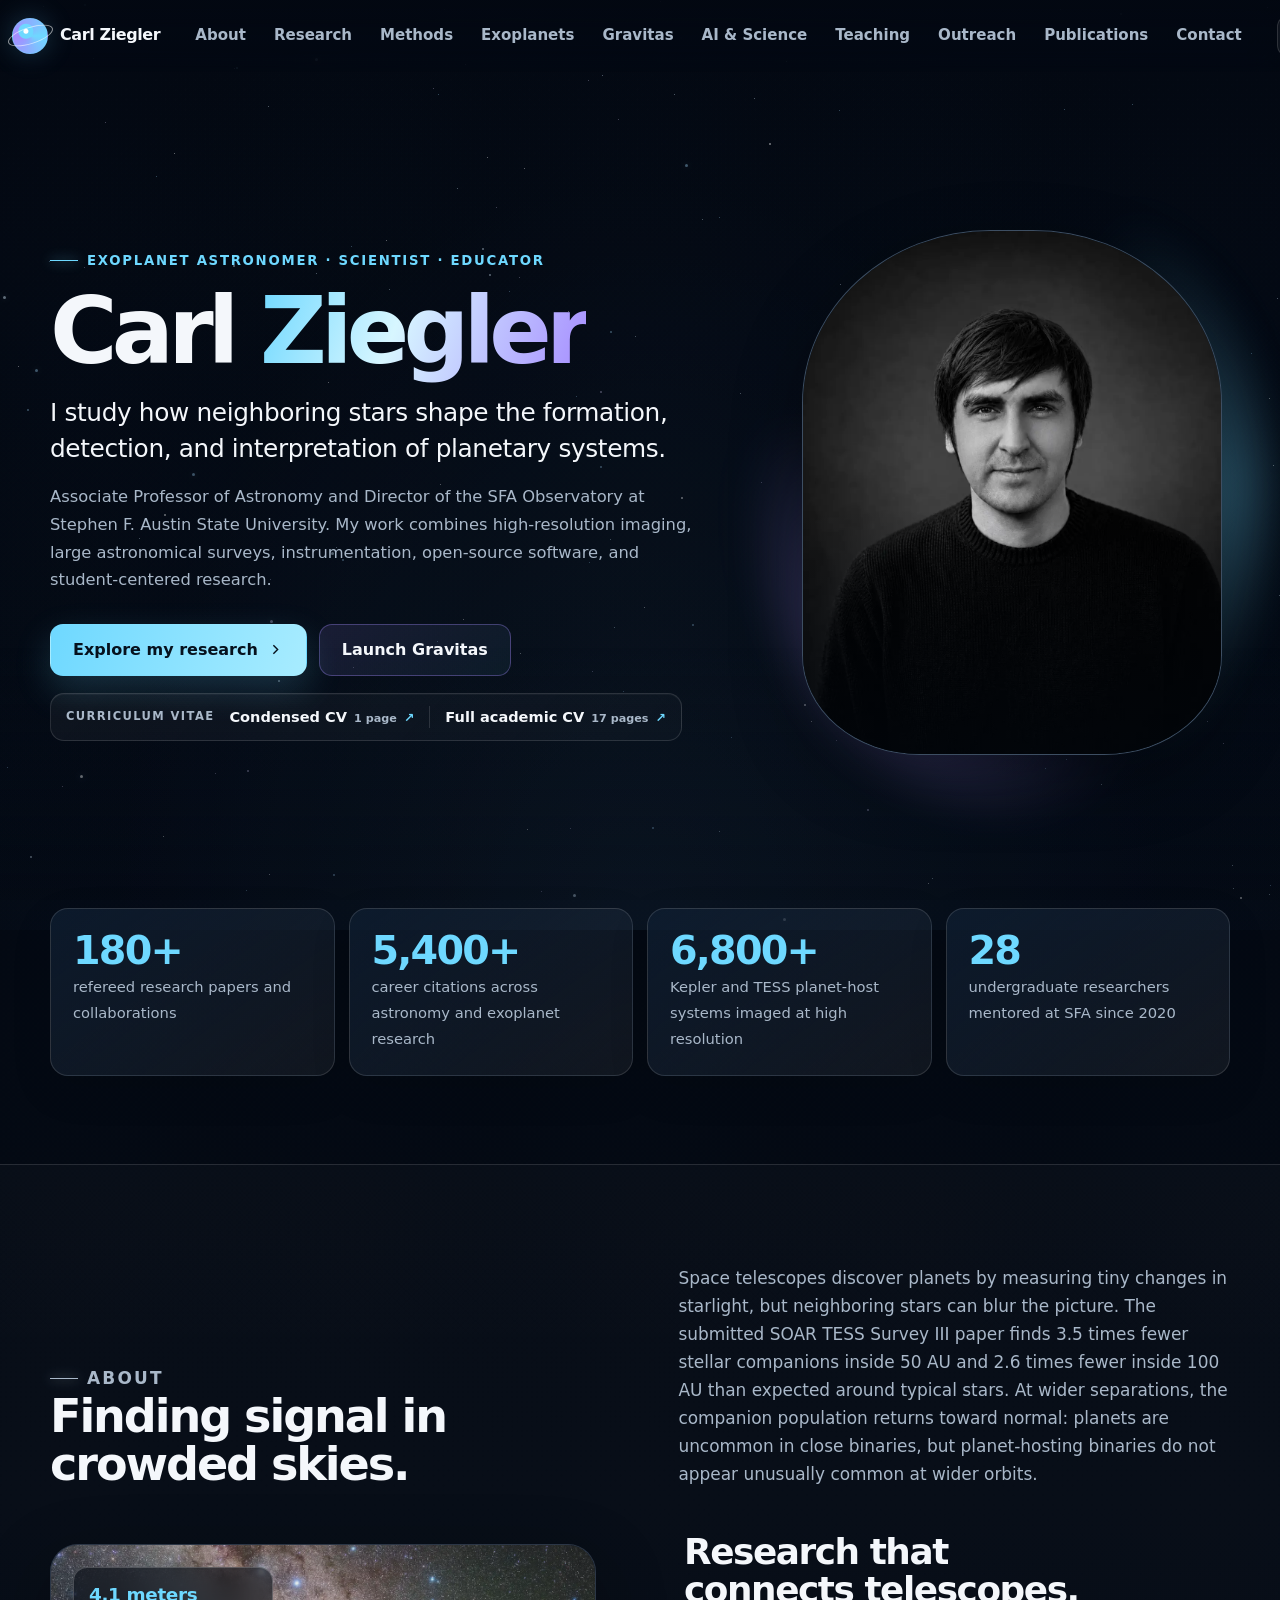
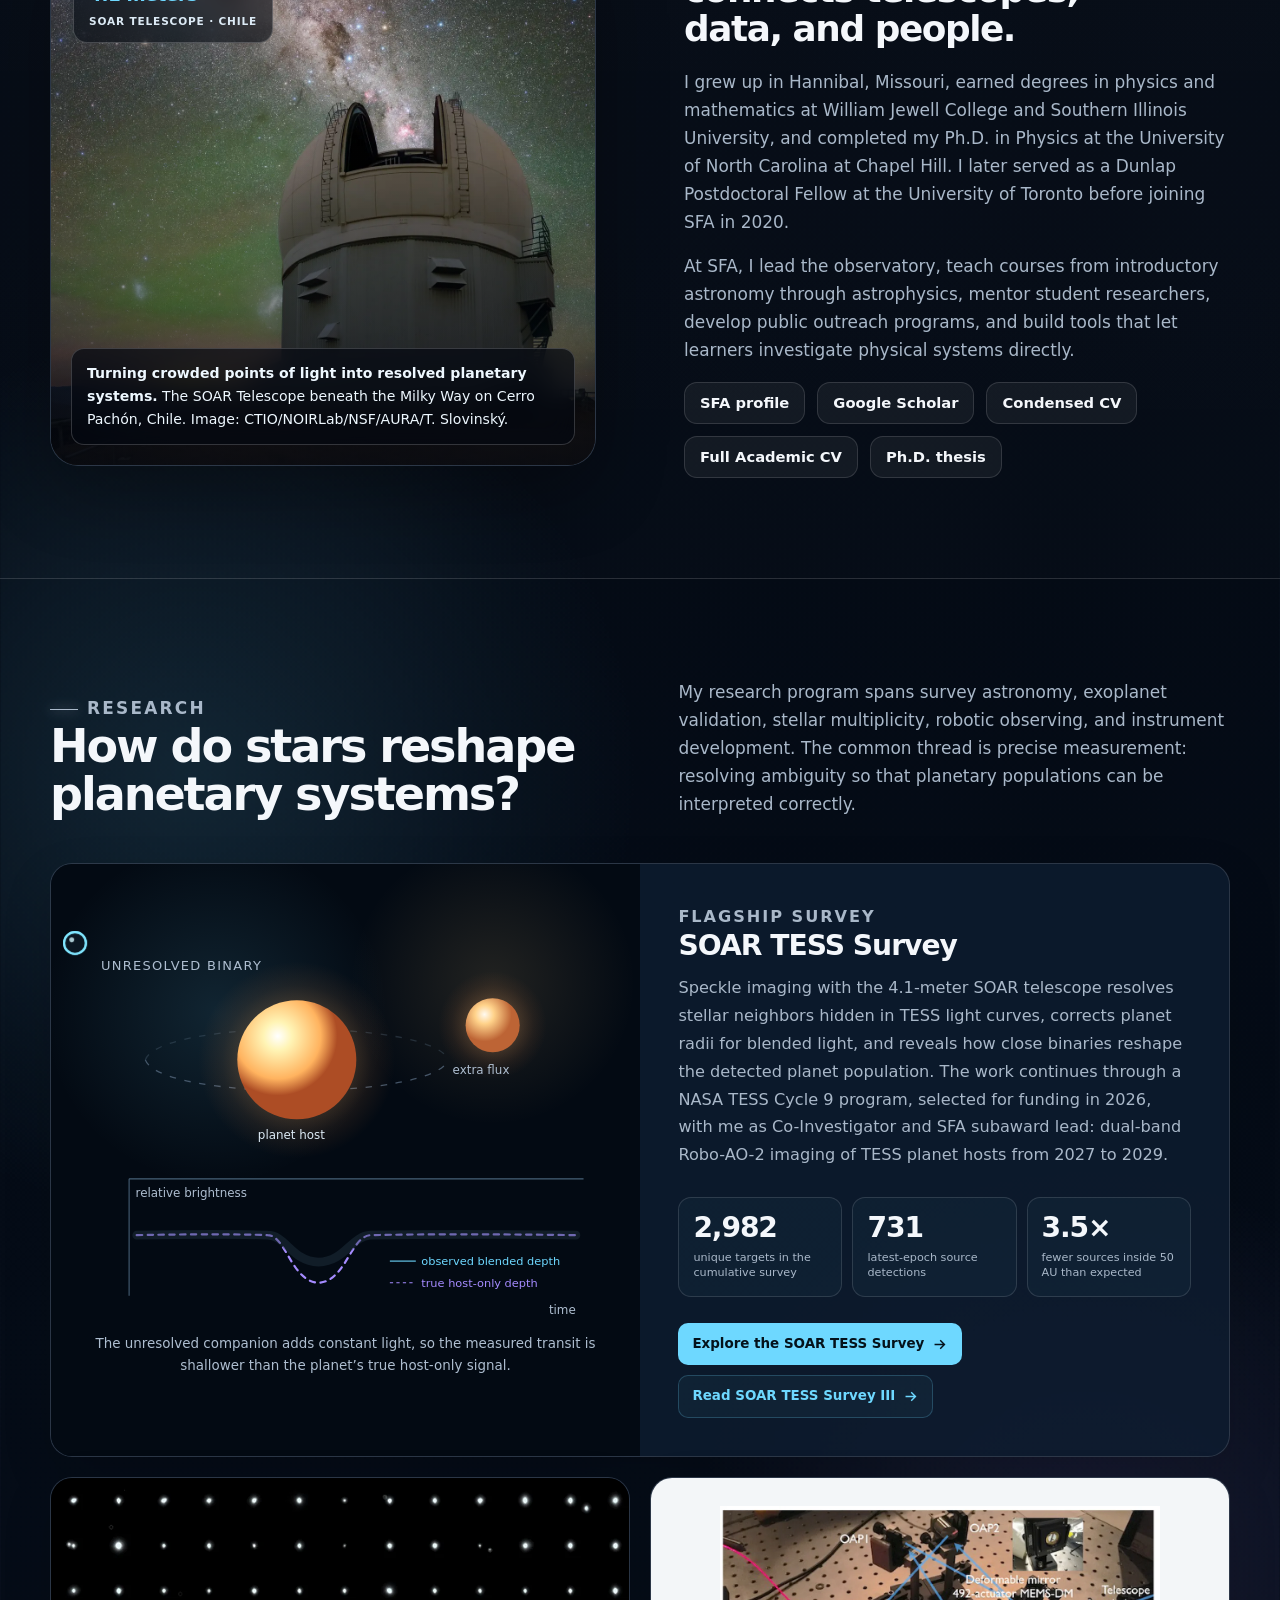
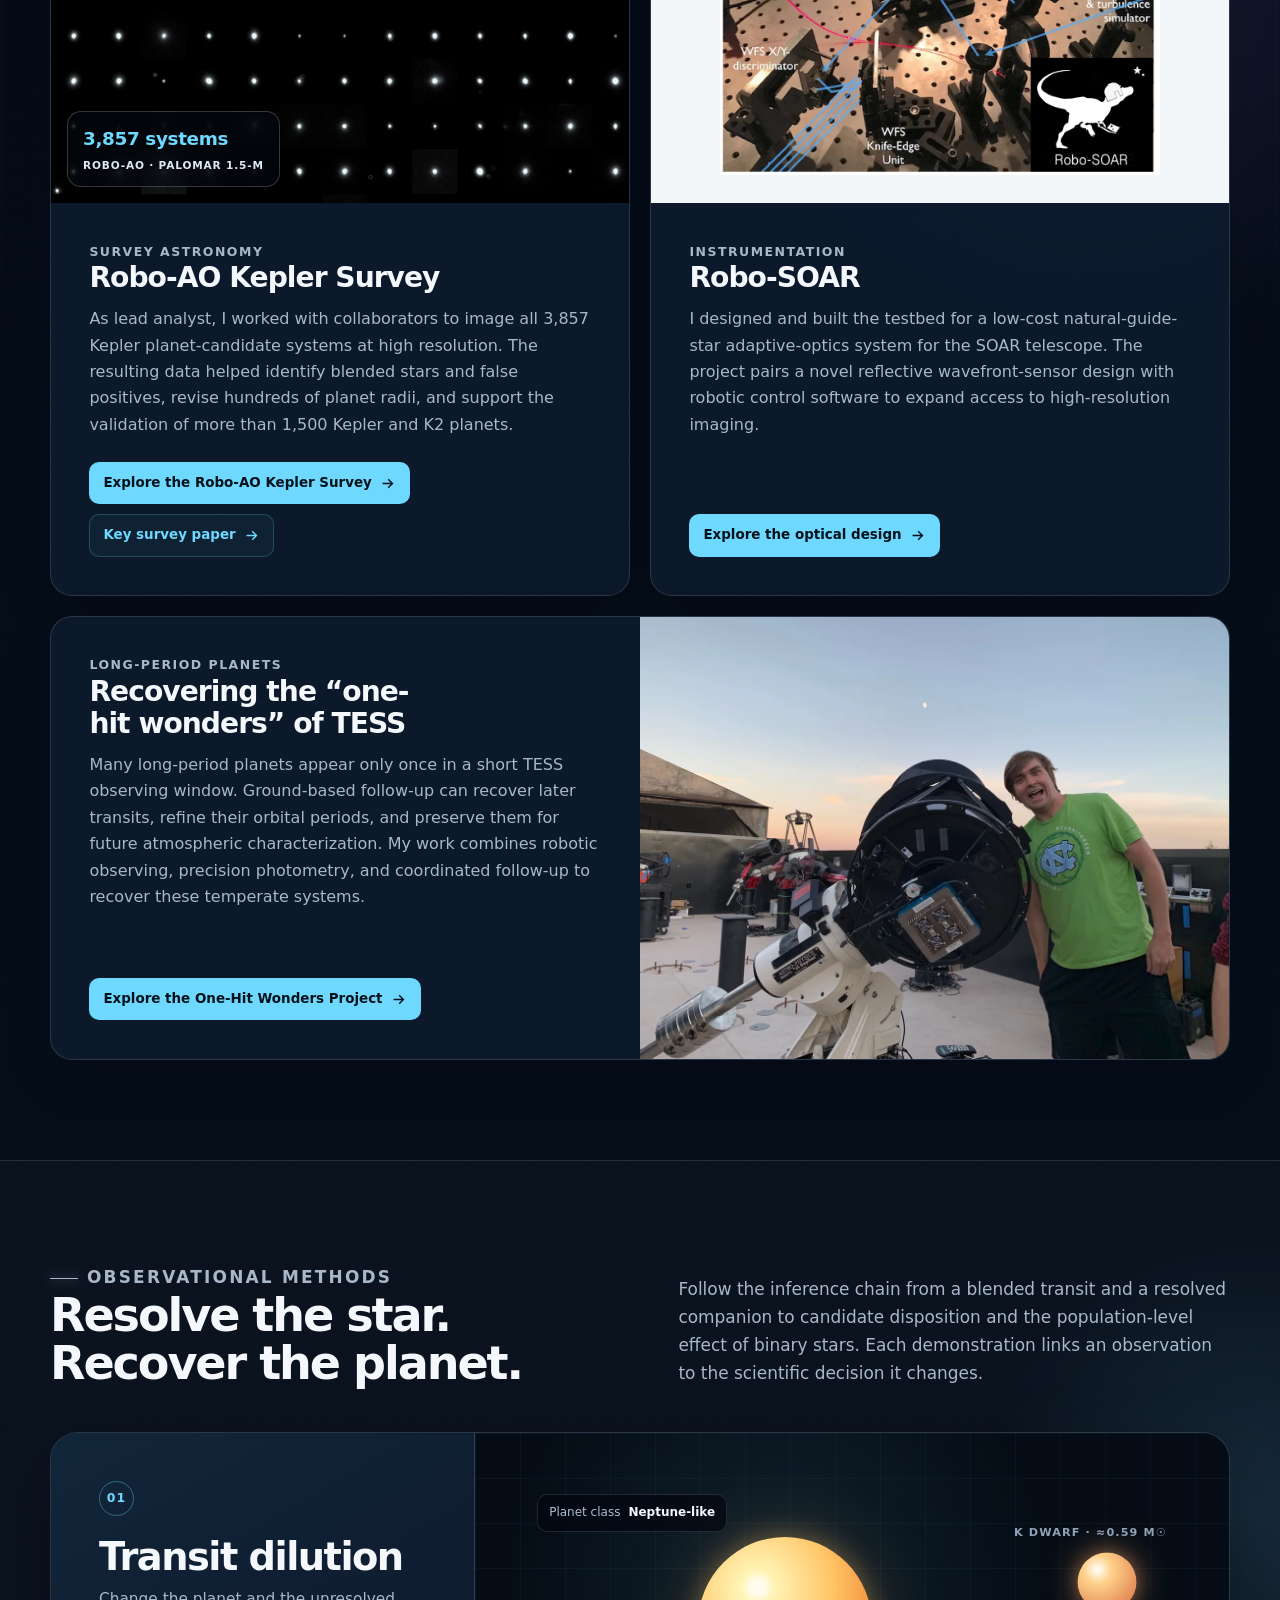
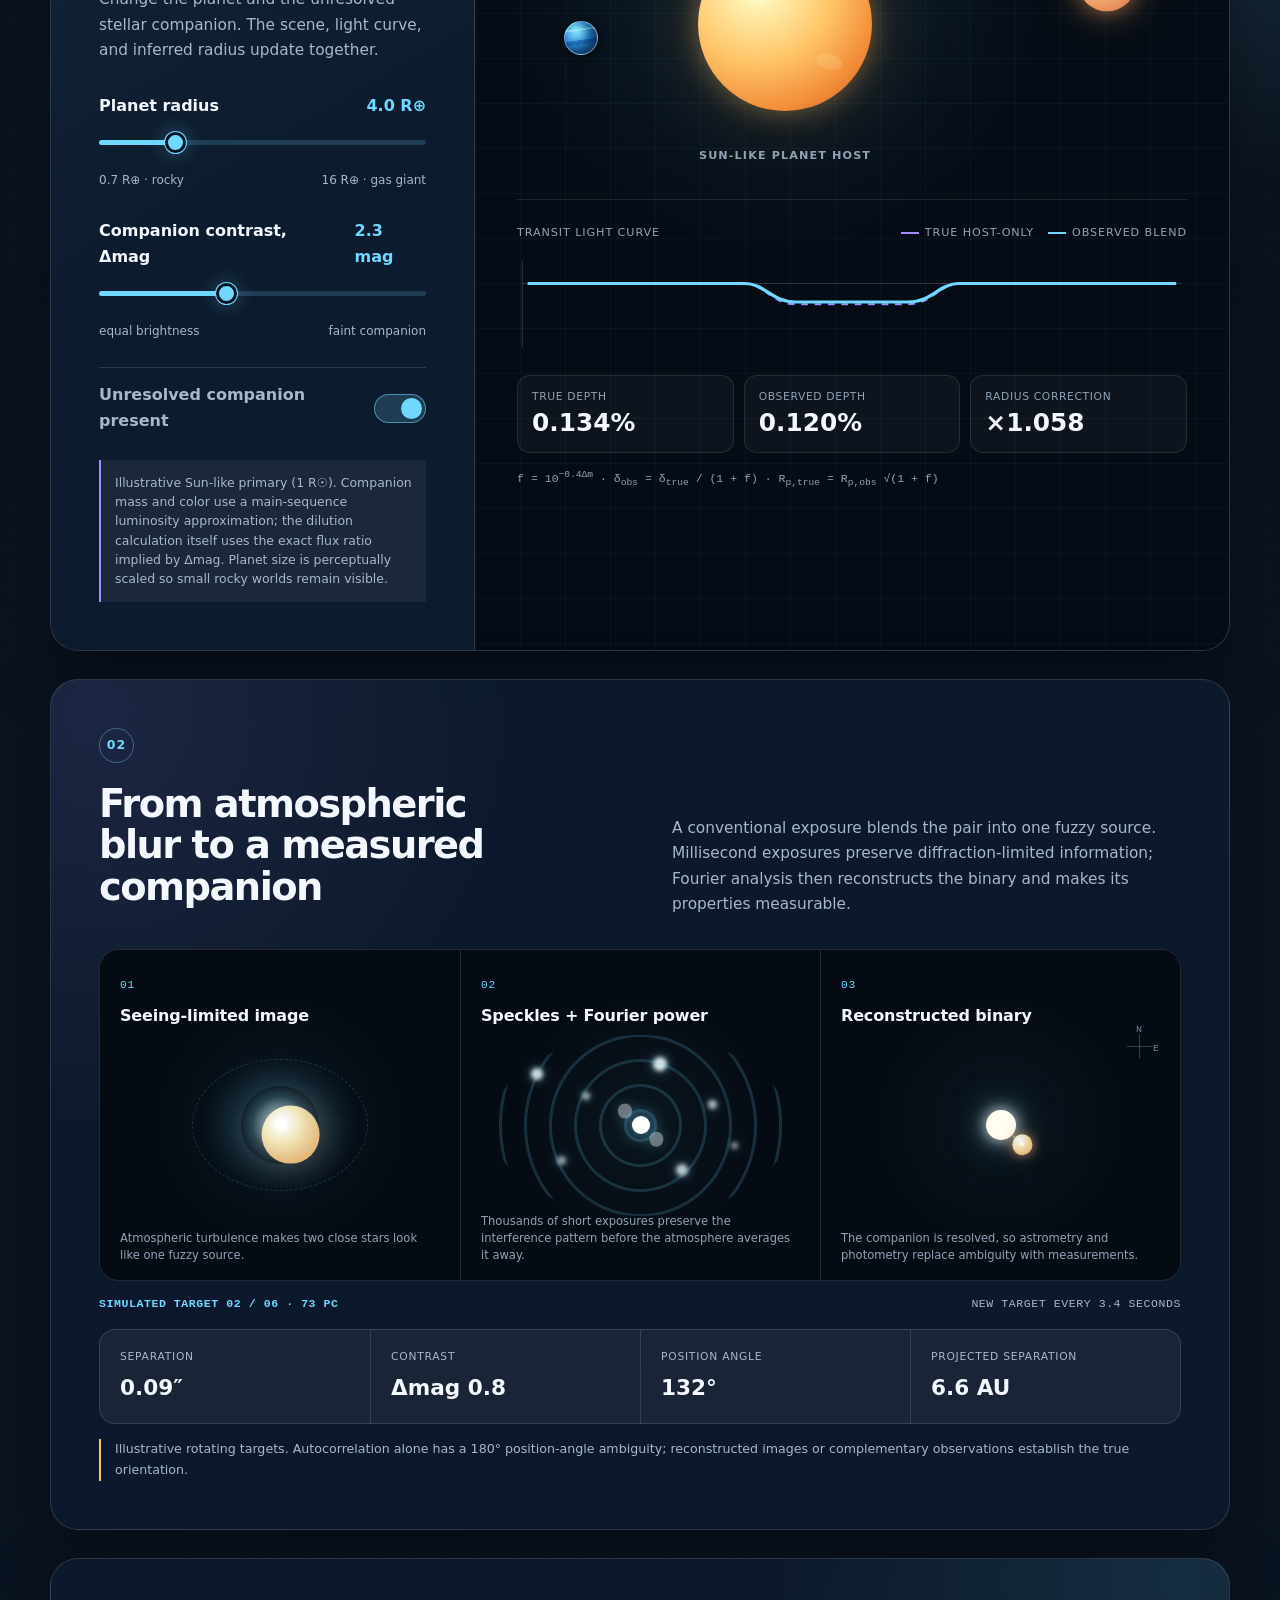
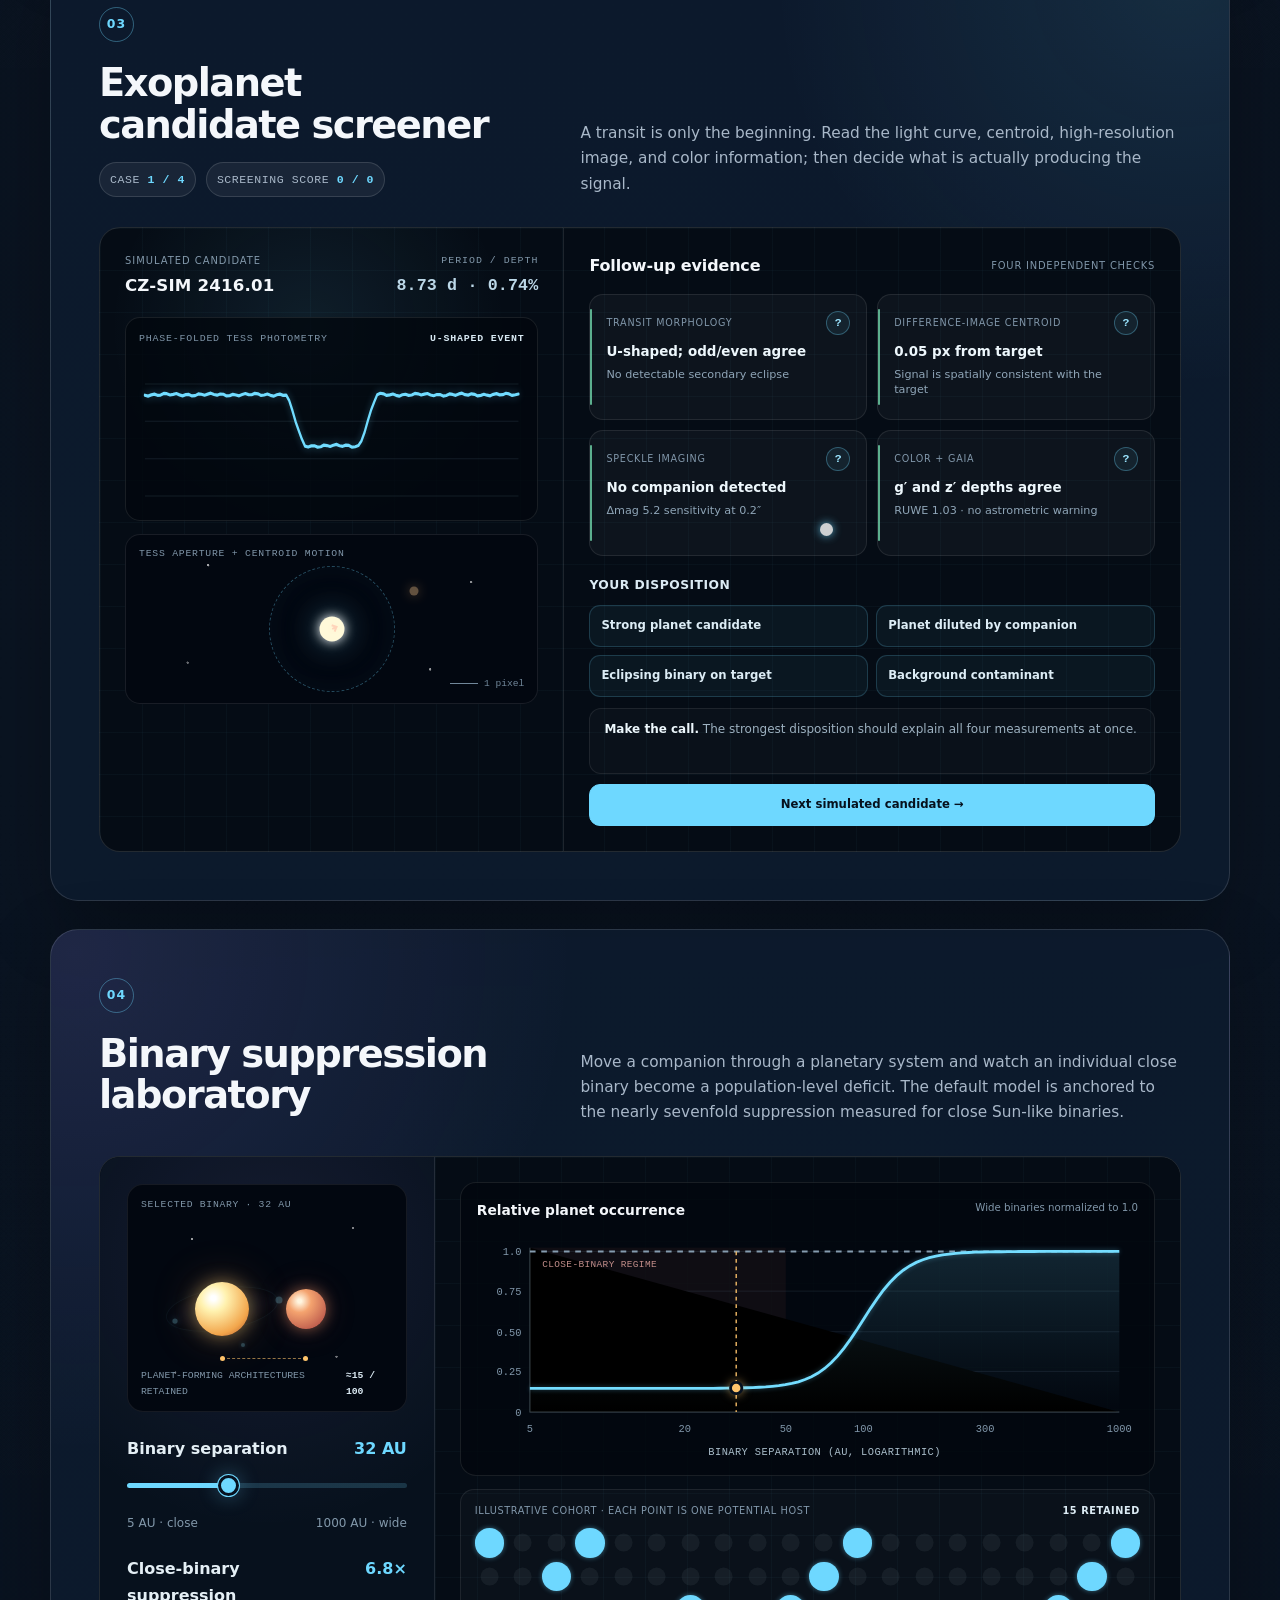
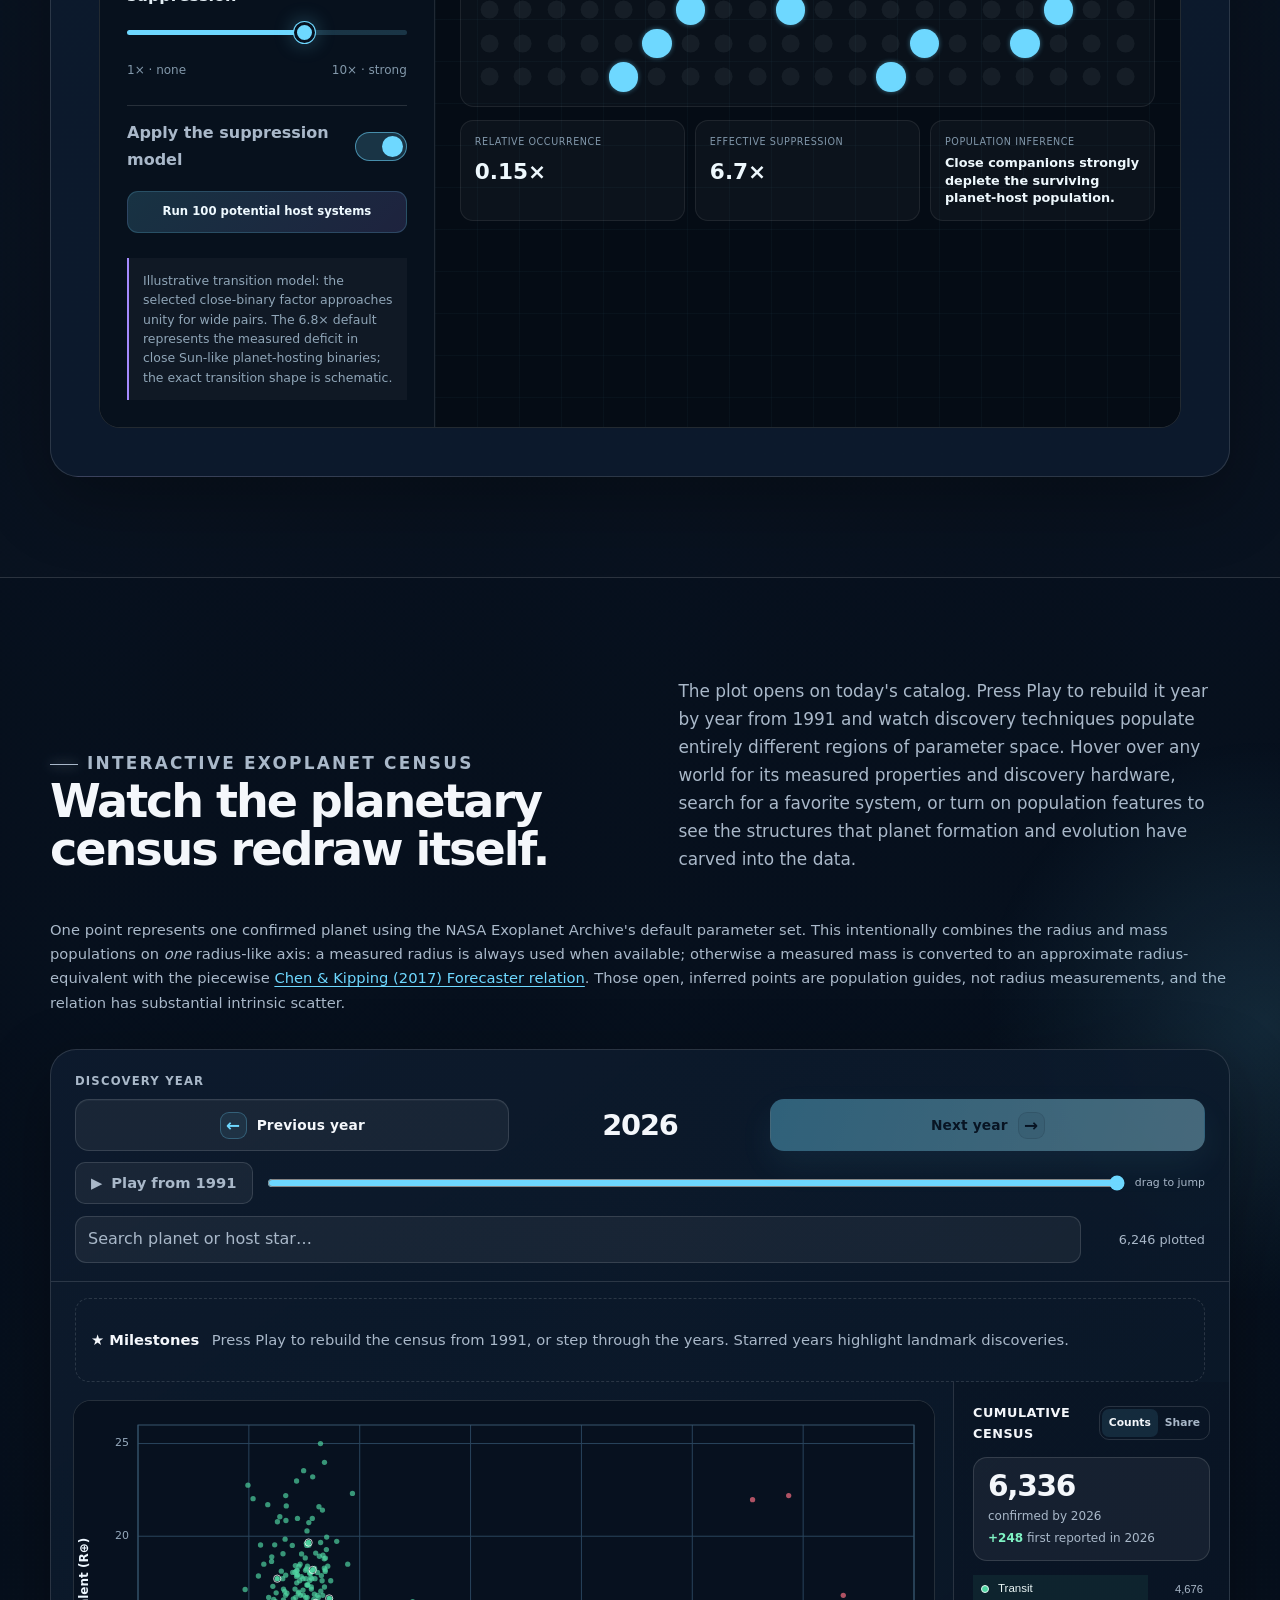
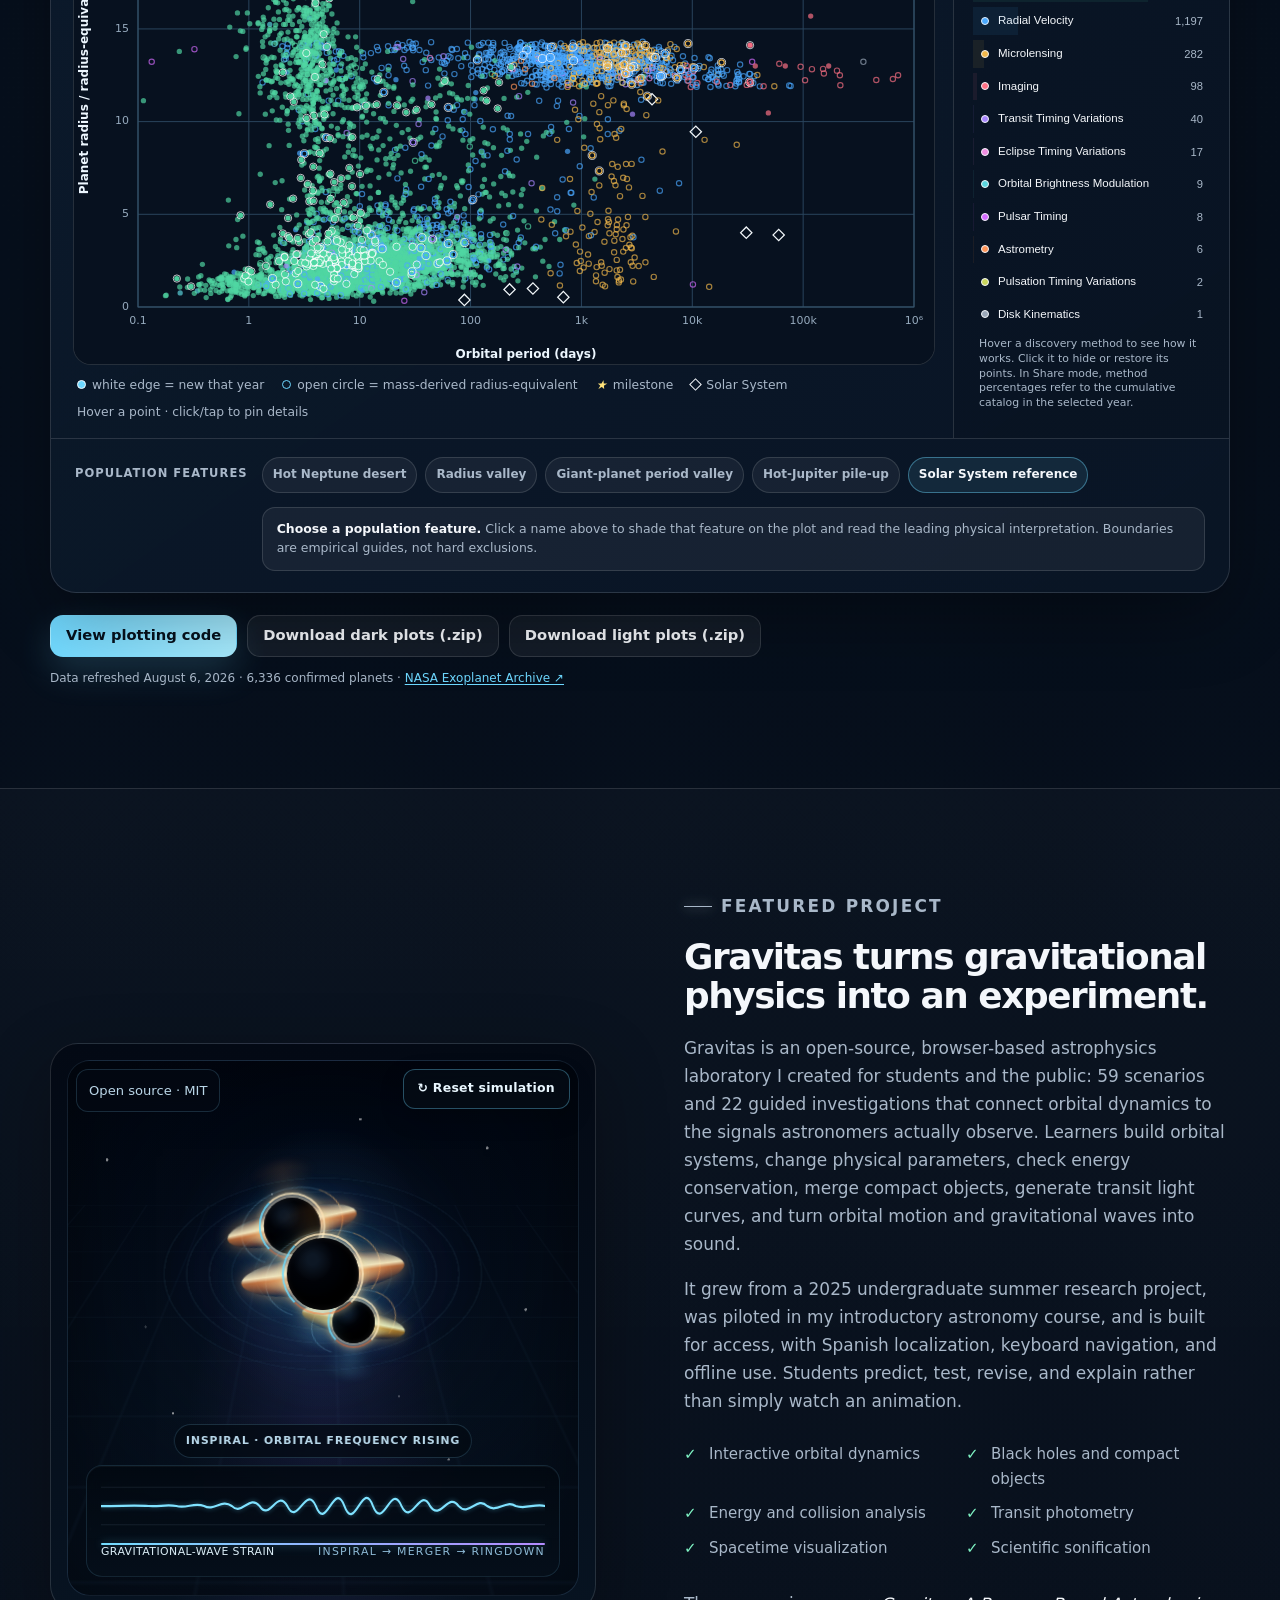
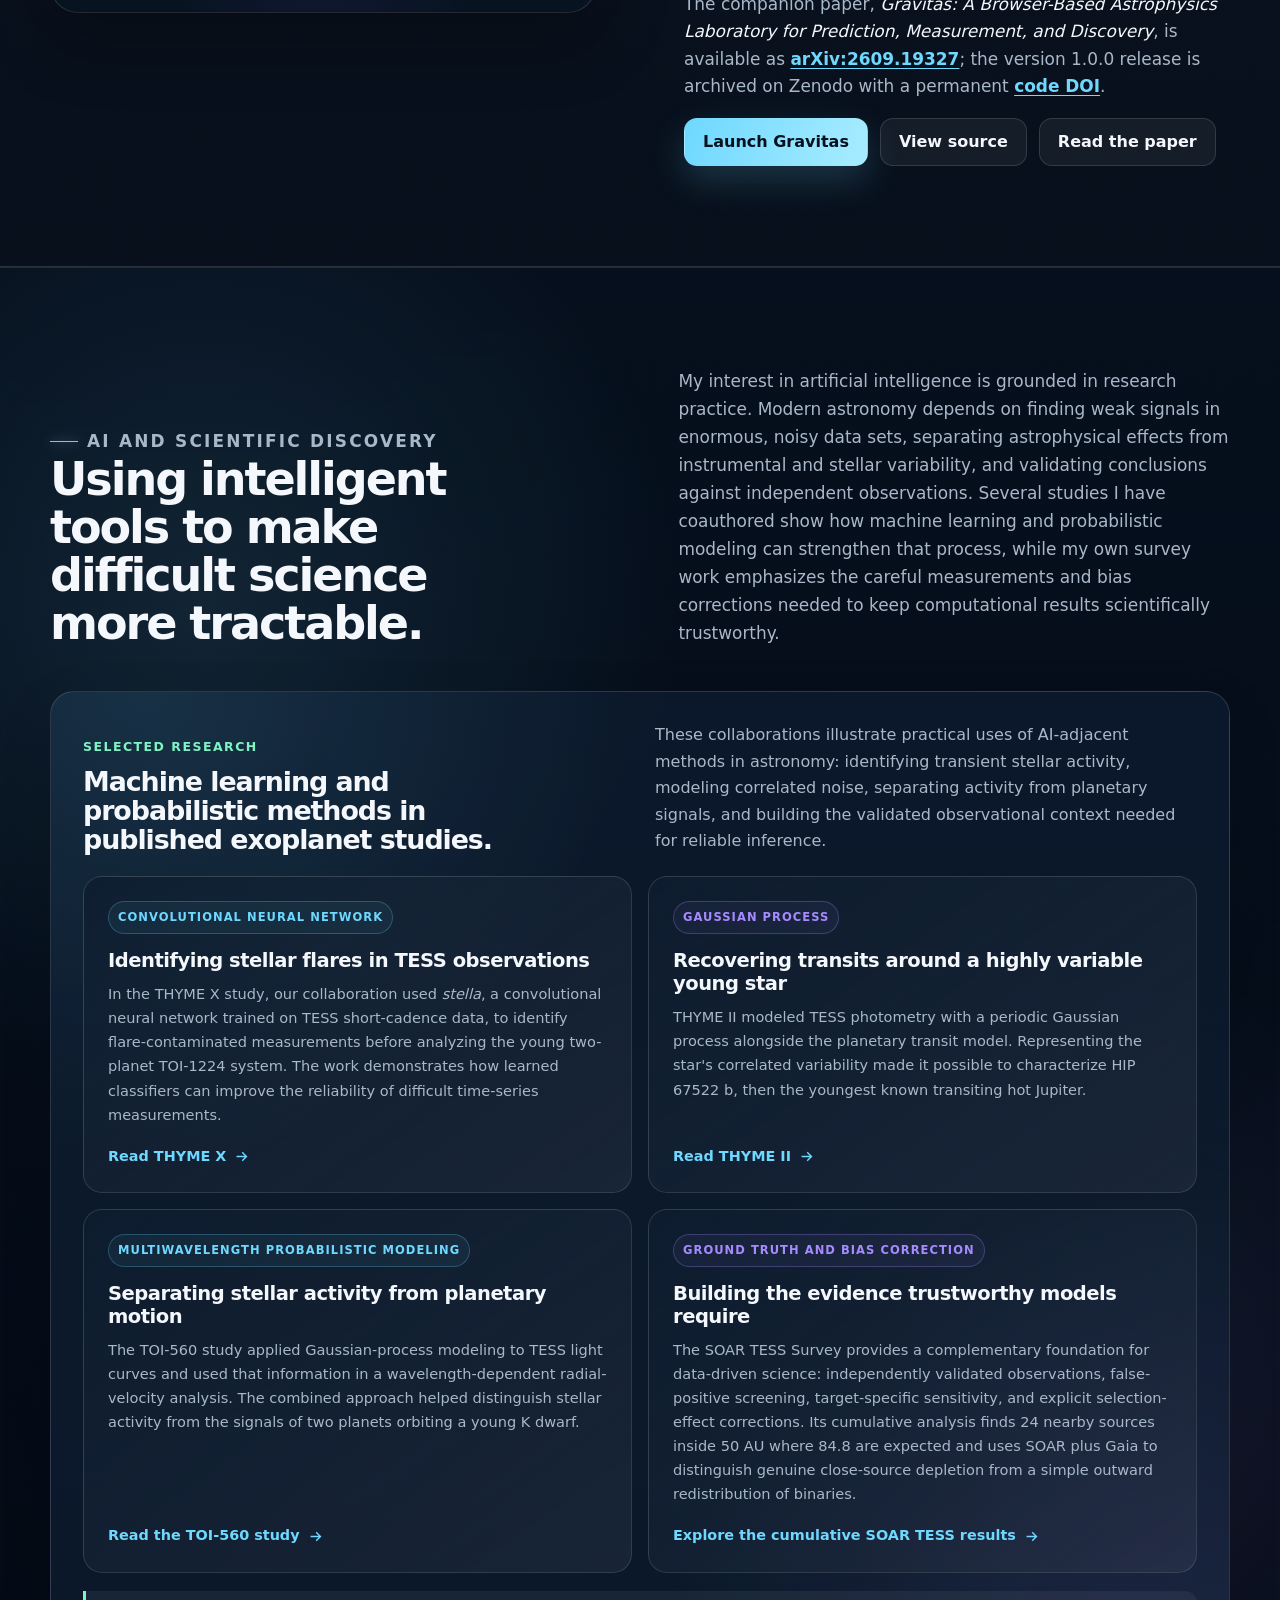
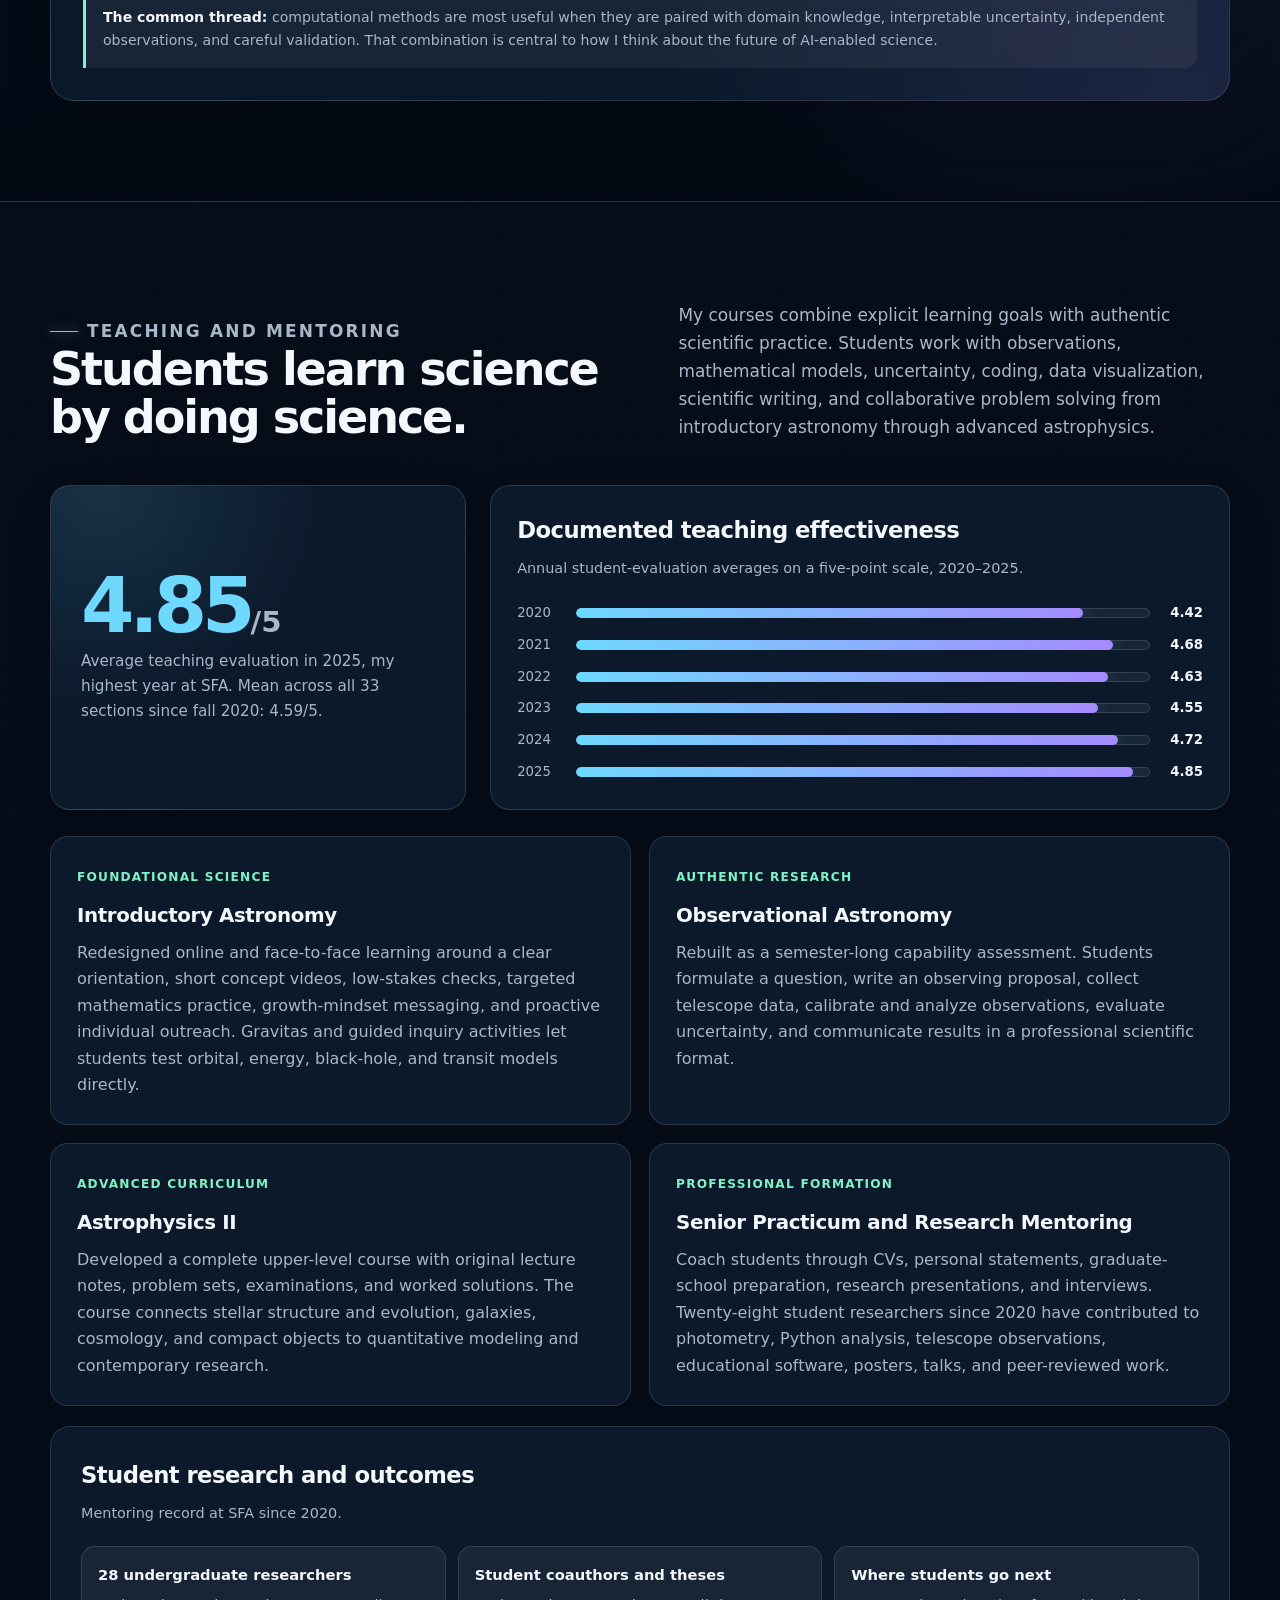
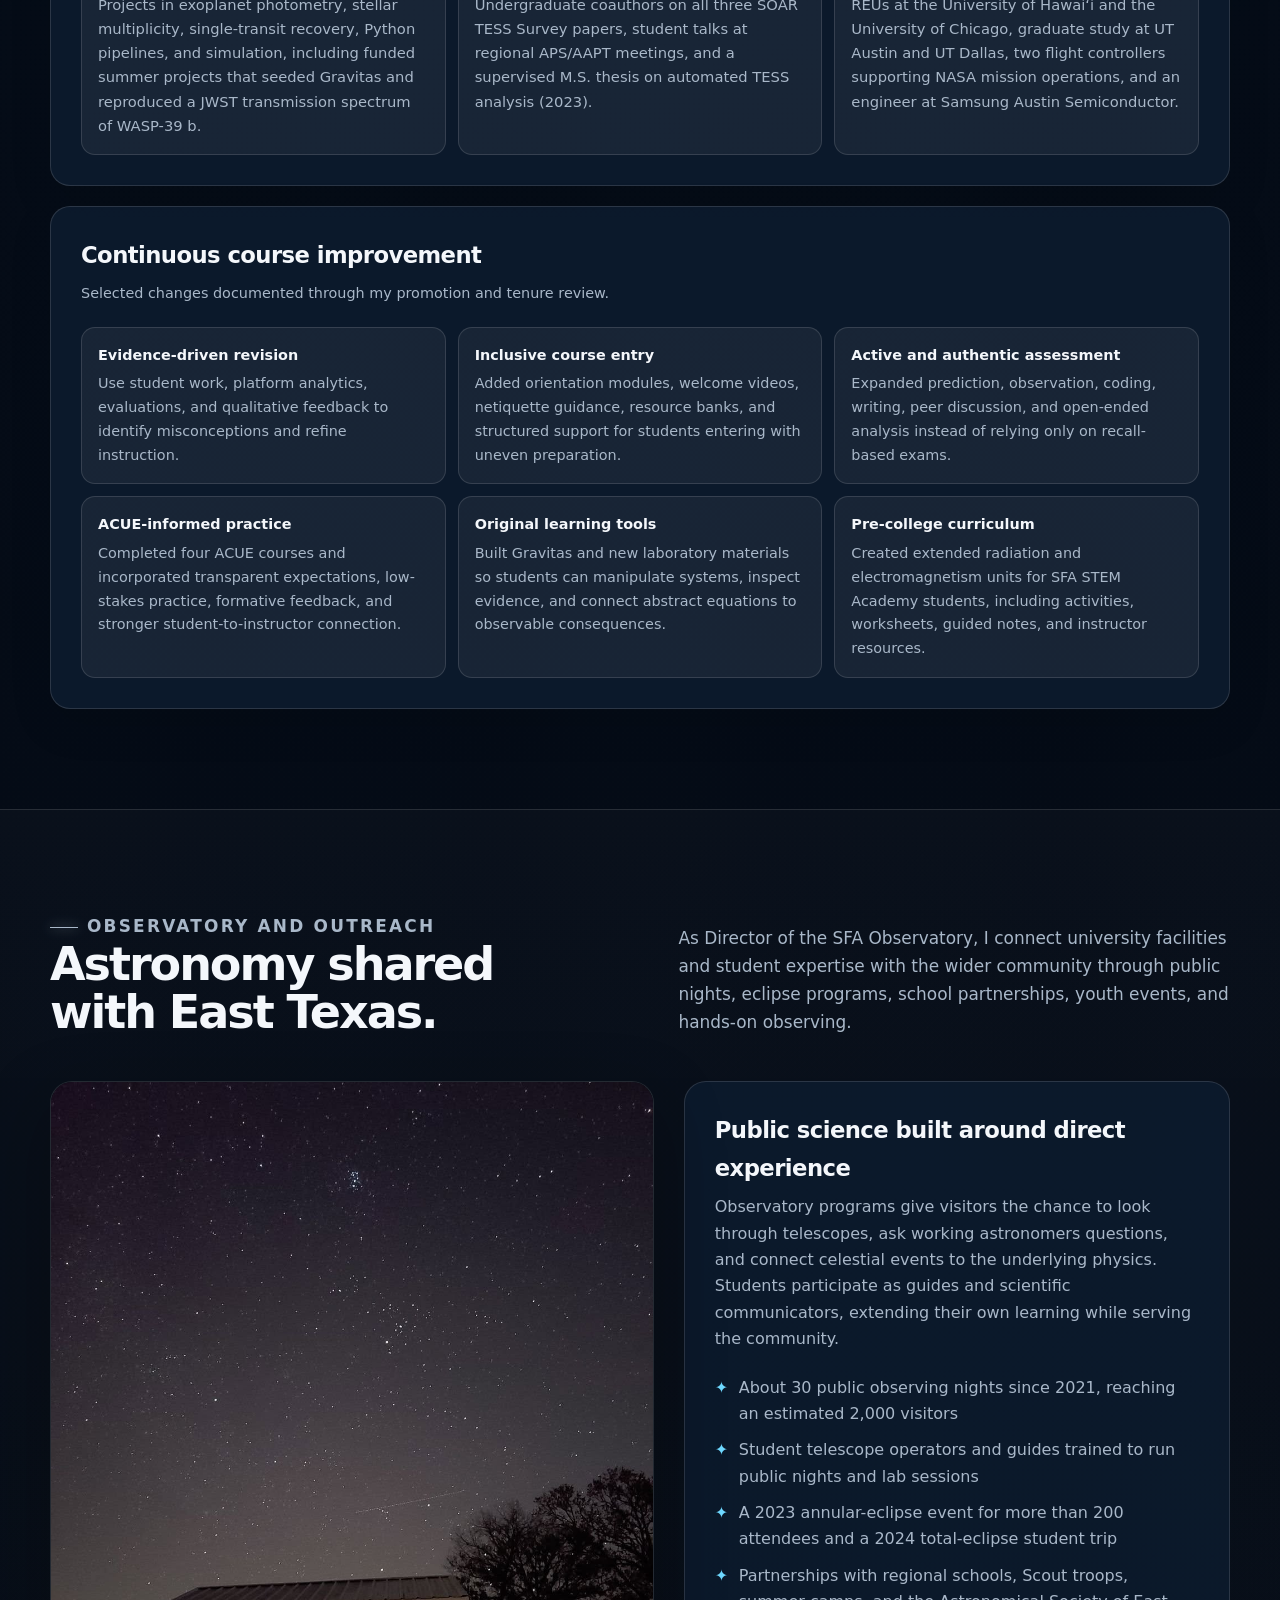
<file: index.html>
<!DOCTYPE html>

<html data-theme="dark" lang="en">
<head>
<meta charset="utf-8"/>
<meta content="width=device-width, initial-scale=1" name="viewport"/>
<meta content="#07111f" name="theme-color"/>
<meta content="Carl Ziegler is an exoplanet astronomer, Associate Professor of Astronomy, Director of the SFA Observatory, educator, and creator of Gravitas, an open-source astronomy laboratory with a companion paper and versioned Zenodo release." name="description"/>
<meta content="Carl Ziegler" name="author"/>
<meta content="Carl Ziegler | Exoplanet Astronomer" property="og:title"/>
<meta content="Exoplanet research, high-resolution imaging, astronomy education, and Gravitas—an open-source browser-based astrophysics laboratory documented in arXiv:2609.19327." property="og:description"/>
<meta content="website" property="og:type"/>
<meta content="https://carlziegler.space/" property="og:url"/>
<meta content="https://carlziegler.space/images/carl-ziegler-headshot.webp" property="og:image"/>
<title>Carl Ziegler | Exoplanet Astronomer</title>
<link href="images/telescope.png" rel="icon" type="image/png"/>
<style>
    :root {
      --bg: #07111f;
      --bg-deep: #030811;
      --surface: rgba(14, 29, 48, 0.82);
      --surface-strong: #10253d;
      --surface-soft: rgba(255, 255, 255, 0.055);
      --text: #f4f7fb;
      --muted: #a9b8c9;
      --accent: #6ed8ff;
      --accent-2: #a58bff;
      --accent-3: #7ff3c4;
      --line: rgba(255, 255, 255, 0.13);
      --shadow: 0 24px 70px rgba(0, 0, 0, 0.32);
      --radius: 22px;
      --max: 1180px;
      --nav-height: 72px;
    }

    html[data-theme="light"] {
      --bg: #eef4f8;
      --bg-deep: #dfeaf1;
      --surface: rgba(255, 255, 255, 0.88);
      --surface-strong: #ffffff;
      --surface-soft: rgba(7, 17, 31, 0.045);
      --text: #0b1726;
      --muted: #536477;
      --accent: #006e9f;
      --accent-2: #6346cb;
      --accent-3: #08785b;
      --line: rgba(7, 17, 31, 0.13);
      --shadow: 0 24px 70px rgba(31, 61, 86, 0.16);
    }

    *, *::before, *::after { box-sizing: border-box; }

    html {
      scroll-behavior: smooth;
      scroll-padding-top: calc(var(--nav-height) + 22px);
    }

    body {
      margin: 0;
      color: var(--text);
      background:
        radial-gradient(circle at 15% 12%, rgba(110, 216, 255, 0.13), transparent 28rem),
        radial-gradient(circle at 85% 16%, rgba(165, 139, 255, 0.12), transparent 25rem),
        linear-gradient(180deg, var(--bg-deep), var(--bg) 36%, var(--bg-deep));
      font-family: Inter, ui-sans-serif, system-ui, -apple-system, BlinkMacSystemFont, "Segoe UI", sans-serif;
      line-height: 1.65;
      min-height: 100vh;
      overflow-x: hidden;
    }

    body::before,
    body::after {
      content: "";
      position: fixed;
      inset: 0;
      z-index: -2;
      pointer-events: none;
    }

    body::before {
      opacity: 0.42;
      background-image:
        radial-gradient(circle, rgba(255,255,255,.75) 0 1px, transparent 1.2px),
        radial-gradient(circle, rgba(110,216,255,.65) 0 1px, transparent 1.2px),
        radial-gradient(circle, rgba(255,255,255,.45) 0 1px, transparent 1.2px);
      background-size: 92px 92px, 151px 151px, 227px 227px;
      background-position: 11px 9px, 41px 73px, 109px 33px;
      mask-image: linear-gradient(to bottom, #000 0%, transparent 78%);
    }

    body::after {
      background: linear-gradient(to bottom, transparent 72%, var(--bg-deep));
    }

    a { color: inherit; }
    img { display: block; max-width: 100%; }
    button, a { -webkit-tap-highlight-color: transparent; }

    .skip-link {
      position: fixed;
      top: 8px;
      left: 8px;
      z-index: 999;
      padding: 10px 14px;
      border-radius: 10px;
      background: var(--text);
      color: var(--bg);
      transform: translateY(-160%);
      transition: transform .2s ease;
    }

    .skip-link:focus { transform: translateY(0); }

    .sr-only {
      position: absolute !important;
      width: 1px !important;
      height: 1px !important;
      padding: 0 !important;
      margin: -1px !important;
      overflow: hidden !important;
      clip: rect(0, 0, 0, 0) !important;
      white-space: nowrap !important;
      border: 0 !important;
    }

    .container {
      width: min(calc(100% - 40px), var(--max));
      margin-inline: auto;
    }

    .site-header {
      position: sticky;
      top: 0;
      z-index: 10000 !important;
      height: var(--nav-height);
      isolation: isolate;
      border-bottom: 1px solid transparent;
      background: linear-gradient(to bottom, rgba(3, 8, 17, .84), rgba(3, 8, 17, .62));
      backdrop-filter: blur(18px) saturate(140%);
      transition: border-color .2s ease, box-shadow .2s ease;
    }

    html[data-theme="light"] .site-header {
      background: linear-gradient(to bottom, rgba(238, 244, 248, .9), rgba(238, 244, 248, .72));
    }

    .site-header.scrolled {
      border-color: var(--line);
      box-shadow: 0 10px 35px rgba(0, 0, 0, .12);
    }

    .nav {
      height: 100%;
      display: flex;
      align-items: center;
      justify-content: space-between;
      gap: 24px;
    }

    .brand {
      display: inline-flex;
      align-items: center;
      gap: 12px;
      text-decoration: none;
      font-weight: 780;
      letter-spacing: -.025em;
      white-space: nowrap;
    }

    .brand-mark {
      width: 36px;
      aspect-ratio: 1;
      display: grid;
      place-items: center;
      border: 1px solid rgba(110, 216, 255, .36);
      border-radius: 50%;
      background: radial-gradient(circle at 38% 36%, #fff 0 2px, var(--accent) 3px 7px, transparent 8px),
                  conic-gradient(from 90deg, var(--accent), var(--accent-2), var(--accent));
      box-shadow: 0 0 28px rgba(110, 216, 255, .22);
      position: relative;
    }

    .brand-mark::after {
      content: "";
      position: absolute;
      width: 47px;
      height: 17px;
      border: 1px solid rgba(255,255,255,.56);
      border-radius: 50%;
      transform: rotate(-18deg);
    }

    .nav-links {
      display: flex;
      align-items: center;
      gap: 6px;
    }

    .nav-links a {
      text-decoration: none;
      color: var(--muted);
      font-size: .94rem;
      font-weight: 650;
      padding: 9px 11px;
      white-space: nowrap;
      border-radius: 10px;
      transition: color .18s ease, background .18s ease;
    }

    .nav-links a:hover,
    .nav-links a:focus-visible {
      color: var(--text);
      background: var(--surface-soft);
    }

    .nav-actions {
      display: flex;
      align-items: center;
      gap: 8px;
    }

    .icon-button,
    .menu-button {
      width: 42px;
      height: 42px;
      display: grid;
      place-items: center;
      border: 1px solid var(--line);
      border-radius: 12px;
      color: var(--text);
      background: var(--surface-soft);
      cursor: pointer;
    }

    .icon-button:hover,
    .menu-button:hover { border-color: rgba(110,216,255,.45); }

    .menu-button { display: none; }

    main { overflow: clip; }

    .hero {
      min-height: calc(100svh - var(--nav-height));
      display: grid;
      align-items: center;
      padding: 80px 0 68px;
      position: relative;
    }

    .hero-grid {
      display: grid;
      grid-template-columns: minmax(0, 1.2fr) minmax(300px, .8fr);
      align-items: center;
      gap: clamp(44px, 7vw, 96px);
    }

    .hero-copy {
      max-width: 820px;
    }

    .eyebrow {
      display: inline-flex;
      align-items: center;
      gap: 9px;
      margin: 0 0 18px;
      color: var(--accent);
      font-size: .83rem;
      font-weight: 780;
      letter-spacing: .13em;
      text-transform: uppercase;
    }

    .eyebrow::before {
      content: "";
      width: 28px;
      height: 1px;
      background: currentColor;
      box-shadow: 0 0 12px currentColor;
    }

    h1, h2, h3, p { margin-top: 0; }

    h1 {
      max-width: 820px;
      margin-bottom: 20px;
      font-size: clamp(3.4rem, 7.2vw, 6.9rem);
      line-height: .93;
      letter-spacing: -.063em;
      font-weight: 850;
    }

    .gradient-text {
      background: linear-gradient(110deg, var(--accent), #d7f6ff 42%, var(--accent-2));
      -webkit-background-clip: text;
      background-clip: text;
      color: transparent;
    }

    html[data-theme="light"] .gradient-text {
      background: linear-gradient(110deg, #006e9f, #18375b 46%, #6346cb);
      -webkit-background-clip: text;
      background-clip: text;
    }

    .hero-lead {
      max-width: 740px;
      margin-bottom: 16px;
      color: var(--text);
      font-size: clamp(1.2rem, 2vw, 1.55rem);
      line-height: 1.45;
      letter-spacing: -.015em;
    }

    .hero-role {
      max-width: 700px;
      margin-bottom: 0;
      color: var(--muted);
      font-size: 1.02rem;
      line-height: 1.7;
    }

    .hero-actions {
      display: grid;
      justify-items: start;
      gap: 17px;
      margin-top: 30px;
    }

    .hero-action-row {
      display: flex;
      flex-wrap: wrap;
      align-items: center;
      gap: 12px;
    }

    .hero-action-row .button {
      min-height: 52px;
      padding-inline: 22px;
    }

    .hero-action-row .button.primary {
      min-width: 225px;
    }

    .button.hero-gravitas {
      border-color: rgba(165, 139, 255, .34);
      background: linear-gradient(135deg, rgba(165, 139, 255, .12), rgba(110, 216, 255, .06));
    }

    .button.hero-gravitas:hover,
    .button.hero-gravitas:focus-visible {
      border-color: rgba(165, 139, 255, .7);
      background: linear-gradient(135deg, rgba(165, 139, 255, .18), rgba(110, 216, 255, .1));
    }

    .hero-cv-row {
      display: flex;
      align-items: center;
      gap: 15px;
      width: fit-content;
      max-width: 100%;
      min-height: 48px;
      padding: 10px 15px;
      border: 1px solid var(--line);
      border-radius: 14px;
      background: linear-gradient(135deg, rgba(255,255,255,.045), rgba(255,255,255,.018));
      box-shadow: inset 0 1px rgba(255,255,255,.035);
    }

    html[data-theme="light"] .hero-cv-row {
      background: linear-gradient(135deg, rgba(255,255,255,.8), rgba(237,244,249,.72));
    }

    .hero-cv-label {
      color: var(--muted);
      font-size: .72rem;
      font-weight: 800;
      letter-spacing: .12em;
      text-transform: uppercase;
      white-space: nowrap;
    }

    .hero-cv-link {
      display: inline-flex;
      align-items: baseline;
      gap: 7px;
      color: var(--text);
      font-size: .91rem;
      font-weight: 740;
      text-decoration: none;
      white-space: nowrap;
    }

    .hero-cv-link::after {
      content: "↗";
      color: var(--accent);
      font-size: .78rem;
      transition: transform .18s ease;
    }

    .hero-cv-link:hover,
    .hero-cv-link:focus-visible {
      color: var(--accent);
    }

    .hero-cv-link:hover::after,
    .hero-cv-link:focus-visible::after {
      transform: translate(2px, -2px);
    }

    .hero-cv-link small {
      color: var(--muted);
      font-size: .7rem;
      font-weight: 620;
    }

    .hero-cv-divider {
      width: 1px;
      height: 22px;
      background: var(--line);
    }

    .button-row {
      display: flex;
      flex-wrap: wrap;
      gap: 12px;
    }

    .button {
      display: inline-flex;
      align-items: center;
      justify-content: center;
      gap: 9px;
      min-height: 48px;
      padding: 0 18px;
      border: 1px solid var(--line);
      border-radius: 13px;
      color: var(--text);
      background: var(--surface-soft);
      text-decoration: none;
      font-weight: 730;
      transition: transform .18s ease, border-color .18s ease, background .18s ease, box-shadow .18s ease;
    }

    .button:hover,
    .button:focus-visible {
      transform: translateY(-2px);
      border-color: rgba(110,216,255,.5);
      box-shadow: 0 10px 30px rgba(0, 0, 0, .16);
    }

    .button.primary {
      color: #06111d;
      border-color: transparent;
      background: linear-gradient(110deg, var(--accent), #a8ecff);
      box-shadow: 0 14px 36px rgba(110, 216, 255, .19);
    }

    .button.compact {
      min-height: 42px;
      padding-inline: 15px;
      font-size: .92rem;
    }

    .button svg,
    .text-link svg { width: 17px; height: 17px; flex: none; }

    .portrait-wrap {
      position: relative;
      justify-self: center;
      width: min(100%, 420px);
    }

    .portrait-wrap::before {
      content: "";
      position: absolute;
      inset: -9%;
      border-radius: 50%;
      background: conic-gradient(from 20deg, transparent, rgba(110,216,255,.36), transparent 38%, rgba(165,139,255,.32), transparent 75%);
      filter: blur(24px);
      animation: slow-spin 20s linear infinite;
    }

    .portrait-frame {
      position: relative;
      aspect-ratio: 4 / 5;
      overflow: hidden;
      border: 1px solid rgba(255,255,255,.19);
      border-radius: 45% 45% 28% 28% / 33% 33% 19% 19%;
      background: var(--surface-strong);
      box-shadow: var(--shadow);
    }

    .portrait-frame img {
      width: 100%;
      height: 100%;
      object-fit: cover;
      object-position: center;
    }

    .portrait-frame::after {
      content: "";
      position: absolute;
      inset: 0;
      background: linear-gradient(to top, rgba(2,8,16,.56), transparent 47%);
      pointer-events: none;
    }

    @keyframes slow-spin { to { transform: rotate(1turn); } }

    .metrics {
      padding: 8px 0 88px;
    }

    .metric-grid {
      display: grid;
      grid-template-columns: repeat(4, 1fr);
      gap: 14px;
    }

    .metric {
      min-height: 132px;
      padding: 22px;
      border: 1px solid var(--line);
      border-radius: 18px;
      background: linear-gradient(145deg, var(--surface), var(--surface-soft));
      box-shadow: 0 14px 42px rgba(0,0,0,.1);
    }

    .metric strong {
      display: block;
      margin-bottom: 3px;
      color: var(--accent);
      font-size: clamp(1.9rem, 3.1vw, 2.7rem);
      line-height: 1;
      letter-spacing: -.045em;
    }

    .metric span { color: var(--muted); font-size: .92rem; }

    .section {
      padding: 100px 0;
      position: relative;
    }

    .section.alt {
      border-block: 1px solid var(--line);
      background: linear-gradient(180deg, rgba(255,255,255,.025), rgba(255,255,255,.01));
    }

    .section-header {
      display: grid;
      grid-template-columns: minmax(0, .75fr) minmax(0, 1fr);
      gap: 70px;
      align-items: end;
      margin-bottom: 44px;
    }

    .section-header h2,
    .split-copy h2,
    .contact-copy h2 {
      margin-bottom: 0;
      font-size: clamp(2.25rem, 4.5vw, 4.4rem);
      line-height: 1.02;
      letter-spacing: -.05em;
    }

    .section-header p,
    .split-copy > p,
    .contact-copy > p {
      margin-bottom: 0;
      color: var(--muted);
      font-size: 1.06rem;
    }

    .research-grid {
      display: grid;
      grid-template-columns: repeat(12, 1fr);
      gap: 20px;
    }

    .research-card {
      grid-column: span 6;
      display: flex;
      flex-direction: column;
      min-height: 520px;
      overflow: hidden;
      border: 1px solid var(--line);
      border-radius: var(--radius);
      background: var(--surface);
      box-shadow: 0 18px 50px rgba(0,0,0,.13);
      transition: transform .25s ease, border-color .25s ease;
    }

    .research-card:hover {
      transform: translateY(-5px);
      border-color: rgba(110,216,255,.38);
    }

    .research-card.wide {
      grid-column: span 12;
      min-height: 0;
      display: grid;
      grid-template-columns: 1fr 1fr;
    }

    .soar-survey-copy {
      justify-content: center;
      padding: clamp(34px, 4vw, 56px);
    }

    .soar-survey-copy > p {
      max-width: 650px;
      margin: 0;
      font-size: 1.01rem;
      line-height: 1.72;
    }

    .survey-metrics {
      display: grid;
      grid-template-columns: repeat(3, minmax(0, 1fr));
      gap: 10px;
      margin-top: 28px;
    }

    .survey-metric {
      min-height: 92px;
      padding: 16px 14px;
      border: 1px solid var(--line);
      border-radius: 13px;
      background: rgba(110,216,255,.035);
    }

    .survey-metric strong {
      display: block;
      color: var(--text);
      font-size: clamp(1.35rem, 2.2vw, 1.9rem);
      line-height: 1;
      letter-spacing: -.04em;
    }

    .survey-metric span {
      display: block;
      margin-top: 8px;
      color: var(--muted);
      font-size: .7rem;
      line-height: 1.35;
    }

    .card-links {
      display: flex;
      flex-wrap: wrap;
      gap: 10px;
      margin-top: 26px;
    }

    .card-links .text-link {
      min-height: 42px;
      margin-top: 0;
      padding: 9px 13px;
      border: 1px solid rgba(110,216,255,.22);
      border-radius: 10px;
      background: rgba(110,216,255,.045);
      font-size: .84rem;
    }

    .card-links .text-link:first-child {
      color: #04121b;
      border-color: transparent;
      background: var(--accent);
    }

    .card-links .text-link:hover {
      border-color: rgba(110,216,255,.48);
      text-decoration: none;
      transform: translateY(-1px);
    }

    .project-card-links {
      margin-top: auto;
      padding-top: 24px;
    }

    .card-image {
      min-height: 255px;
      overflow: hidden;
      background: #06101b;
    }

    .wide .card-image { min-height: 390px; }

    .card-image img {
      width: 100%;
      height: 100%;
      object-fit: cover;
      transition: transform .6s ease;
    }

    .research-card:not(.wide) .card-image {
      min-height: 0;
      aspect-ratio: 16 / 9;
      flex: none;
    }

    .research-card:hover .card-image img { transform: scale(1.025); }

    .card-image.contain img {
      object-fit: contain;
      padding: 28px;
      background: #f3f6f8;
    }

    .card-body {
      padding: clamp(28px, 3vw, 40px);
      display: flex;
      flex-direction: column;
      flex: 1;
    }

    .card-kicker {
      margin-bottom: 10px;
      color: var(--accent-3);
      font-size: .78rem;
      font-weight: 800;
      letter-spacing: .12em;
      text-transform: uppercase;
    }

    .card-body h3 {
      margin-bottom: 12px;
      font-size: clamp(1.55rem, 2.2vw, 2.05rem);
      line-height: 1.14;
      letter-spacing: -.035em;
    }

    .card-body p { margin-bottom: 0; color: var(--muted); }

    .text-link {
      display: inline-flex;
      align-items: center;
      gap: 7px;
      width: fit-content;
      margin-top: auto;
      color: var(--accent);
      text-decoration: none;
      font-weight: 750;
    }

    .text-link:hover { text-decoration: underline; text-underline-offset: 4px; }

    .split {
      display: grid;
      grid-template-columns: minmax(0, 1fr) minmax(0, 1fr);
      gap: clamp(42px, 7vw, 88px);
      align-items: center;
    }

    .feature-panel {
      position: relative;
      overflow: hidden;
      min-height: 530px;
      padding: 30px;
      border: 1px solid var(--line);
      border-radius: 28px;
      background:
        radial-gradient(circle at 18% 14%, rgba(110,216,255,.12), transparent 24%),
        radial-gradient(circle at 82% 78%, rgba(165,139,255,.12), transparent 28%),
        linear-gradient(180deg, #050c16 0%, #07111f 100%);
      box-shadow: var(--shadow);
      isolation: isolate;
    }

    .feature-panel::before {
      content: "";
      position: absolute;
      inset: 0;
      background:
        radial-gradient(circle at 50% 50%, rgba(132, 214, 255, .08), transparent 36%),
        radial-gradient(circle at 50% 50%, rgba(255, 255, 255, .05), transparent 58%);
      pointer-events: none;
      z-index: 0;
    }

    .gravitas-scene {
      position: absolute;
      inset: 18px;
      border-radius: 22px;
      overflow: hidden;
      background:
        radial-gradient(circle at 50% 39%, rgba(65, 160, 221, .16), transparent 31%),
        radial-gradient(circle at 50% 76%, rgba(137, 102, 216, .11), transparent 31%),
        linear-gradient(180deg, #020711 0%, #07101c 100%);
    }

    .gravitas-stars,
    .gravitas-stars::before,
    .gravitas-stars::after {
      content: "";
      position: absolute;
      inset: 0;
      background-repeat: no-repeat;
      pointer-events: none;
    }

    .gravitas-stars {
      opacity: .86;
      background-image:
        radial-gradient(circle at 12% 20%, rgba(255,255,255,.9) 0 1.2px, transparent 1.4px),
        radial-gradient(circle at 24% 64%, rgba(255,255,255,.85) 0 1px, transparent 1.2px),
        radial-gradient(circle at 81% 18%, rgba(255,255,255,.8) 0 1.2px, transparent 1.5px),
        radial-gradient(circle at 74% 72%, rgba(255,255,255,.7) 0 1px, transparent 1.2px),
        radial-gradient(circle at 58% 13%, rgba(255,255,255,.7) 0 1px, transparent 1.2px),
        radial-gradient(circle at 36% 82%, rgba(255,255,255,.68) 0 1px, transparent 1.2px),
        radial-gradient(circle at 88% 46%, rgba(255,255,255,.75) 0 1.1px, transparent 1.4px),
        radial-gradient(circle at 9% 84%, rgba(255,255,255,.72) 0 1px, transparent 1.2px);
    }

    .gravitas-stars::before {
      opacity: .48;
      background-image:
        radial-gradient(circle at 42% 26%, rgba(255,255,255,.75) 0 1px, transparent 1.2px),
        radial-gradient(circle at 65% 61%, rgba(255,255,255,.68) 0 1px, transparent 1.2px),
        radial-gradient(circle at 19% 49%, rgba(255,255,255,.6) 0 1px, transparent 1.2px),
        radial-gradient(circle at 92% 76%, rgba(255,255,255,.62) 0 1px, transparent 1.2px);
    }

    .gravitas-grid {
      position: absolute;
      inset: 0;
      opacity: .31;
      background-image:
        linear-gradient(rgba(96, 180, 255, .16) 1px, transparent 1px),
        linear-gradient(90deg, rgba(96, 180, 255, .16) 1px, transparent 1px);
      background-size: 42px 42px;
      transform: perspective(920px) rotateX(72deg) scale(1.28);
      transform-origin: center 70%;
      mask-image: linear-gradient(180deg, transparent 0%, rgba(0,0,0,.24) 14%, rgba(0,0,0,.92) 48%, rgba(0,0,0,.12) 100%);
      z-index: 1;
    }

    .gravitas-center-glow {
      position: absolute;
      inset: 44% auto auto 50%;
      width: 238px;
      aspect-ratio: 1;
      border-radius: 50%;
      transform: translate(-50%, -50%);
      background: radial-gradient(circle, rgba(110,216,255,.16) 0%, rgba(110,216,255,.05) 44%, transparent 72%);
      filter: blur(5px);
      z-index: 1;
    }

    .gravitas-stage {
      position: absolute;
      left: 50%;
      top: 43%;
      width: 360px;
      height: 300px;
      transform: translate(-50%, -50%);
      z-index: 3;
    }

    .spacetime-well {
      position: absolute;
      left: 50%;
      top: 50%;
      width: 228px;
      height: 150px;
      transform: translate(-50%, -50%) rotate(-3deg);
      border-radius: 50%;
      background:
        repeating-radial-gradient(ellipse at center, rgba(114,207,255,.14) 0 1px, transparent 2px 17px),
        radial-gradient(ellipse at center, rgba(92,185,242,.14), rgba(82,89,184,.06) 47%, transparent 72%);
      filter: drop-shadow(0 0 18px rgba(72,175,238,.08));
      opacity: .78;
      animation: spacetime-breathe 2.8s ease-in-out infinite paused;
    }

    .feature-panel.play .spacetime-well { animation-play-state: running; }

    .black-hole {
      position: absolute;
      left: 50%;
      top: 50%;
      width: 64px;
      height: 64px;
      transform: translate(-50%, -50%);
      transform-origin: center;
      z-index: 4;
      opacity: 0;
      animation-duration: 7.8s;
      animation-timing-function: linear;
      animation-fill-mode: both;
      animation-play-state: paused;
      will-change: transform, opacity;
    }

    .black-hole.bh-b { width: 56px; height: 56px; }
    .black-hole.bh-a { animation-name: bh-inspiral-a; }
    .black-hole.bh-b { animation-name: bh-inspiral-b; }
    .feature-panel.play .black-hole { animation-play-state: running; }

    .accretion-disk {
      position: absolute;
      left: 50%;
      top: 50%;
      width: 112px;
      height: 31px;
      transform: translate(-50%, -50%) rotate(-12deg);
      border-radius: 50%;
      background:
        linear-gradient(180deg, rgba(255,255,255,.05), rgba(255,196,104,.82) 42%, rgba(255,126,55,.46) 55%, rgba(255,255,255,.04)),
        radial-gradient(ellipse at center, transparent 31%, rgba(255,226,160,.76) 35%, rgba(244,135,63,.23) 58%, transparent 69%);
      box-shadow: 0 0 13px rgba(255,162,74,.38), 0 0 30px rgba(88,181,255,.12);
      filter: blur(.35px);
      animation: disk-shimmer 1.25s ease-in-out infinite alternate paused;
      z-index: 1;
    }

    .bh-b .accretion-disk {
      width: 96px;
      height: 27px;
      transform: translate(-50%, -50%) rotate(11deg);
      filter: hue-rotate(18deg) blur(.35px);
    }

    .feature-panel.play .accretion-disk { animation-play-state: running; }

    .event-horizon {
      position: absolute;
      inset: 8px;
      border-radius: 50%;
      background: radial-gradient(circle at 38% 32%, #101721 0 12%, #020306 31%, #000 70%);
      box-shadow:
        inset -7px -7px 13px rgba(0,0,0,.92),
        0 0 0 2px rgba(247,227,182,.18),
        0 0 8px rgba(255,229,170,.62),
        0 0 25px rgba(92,190,255,.21);
      z-index: 3;
    }

    .photon-ring {
      position: absolute;
      inset: 4px;
      border-radius: 50%;
      border: 2px solid rgba(255,230,177,.72);
      border-left-color: rgba(111,216,255,.72);
      border-bottom-color: rgba(255,132,62,.42);
      box-shadow: inset 0 0 8px rgba(255,255,255,.16), 0 0 9px rgba(255,213,135,.44);
      z-index: 4;
      animation: photon-flicker .9s ease-in-out infinite alternate paused;
    }

    .feature-panel.play .photon-ring { animation-play-state: running; }

    .merger-core {
      position: absolute;
      left: 50%;
      top: 50%;
      width: 34px;
      height: 34px;
      border-radius: 50%;
      transform: translate(-50%, -50%) scale(.1);
      background: radial-gradient(circle, #fff 0 8%, #c6f0ff 18%, rgba(102,214,255,.62) 34%, rgba(154,111,255,.16) 60%, transparent 74%);
      filter: blur(.5px);
      opacity: 0;
      z-index: 7;
      animation: merger-core 1.05s ease-out 6.56s both paused;
    }

    .feature-panel.play .merger-core { animation-play-state: running; }

    .remnant-hole {
      position: absolute;
      left: 50%;
      top: 50%;
      width: 78px;
      height: 78px;
      transform: translate(-50%, -50%) scale(.35);
      opacity: 0;
      z-index: 6;
      animation: remnant-arrive 1.25s cubic-bezier(.2,.8,.2,1) 6.7s both paused;
    }

    .feature-panel.play .remnant-hole { animation-play-state: running; }

    .remnant-hole .accretion-disk {
      width: 136px;
      height: 36px;
      transform: translate(-50%, -50%) rotate(-5deg);
    }

    .remnant-hole .event-horizon { inset: 8px; }
    .remnant-hole .photon-ring { inset: 4px; }

    .gw-rings {
      position: absolute;
      inset: 0;
      z-index: 5;
      pointer-events: none;
    }

    .gw-rings span {
      position: absolute;
      left: 50%;
      top: 50%;
      width: 28px;
      height: 18px;
      border: 2px solid rgba(109,220,255,.78);
      border-left-color: rgba(188,153,255,.58);
      border-right-color: rgba(188,153,255,.58);
      border-radius: 50%;
      transform: translate(-50%, -50%) scale(.2);
      opacity: 0;
      box-shadow: 0 0 15px rgba(92,209,255,.16);
      animation: gravitational-wave 1.75s ease-out both paused;
    }

    .gw-rings span:nth-child(1) { animation-delay: 6.62s; }
    .gw-rings span:nth-child(2) { animation-delay: 6.79s; }
    .gw-rings span:nth-child(3) { animation-delay: 6.96s; }
    .gw-rings span:nth-child(4) { animation-delay: 7.13s; }
    .feature-panel.play .gw-rings span { animation-play-state: running; }

    .waveform {
      position: absolute;
      left: 20px;
      right: 20px;
      bottom: 20px;
      height: 94px;
      border-radius: 16px;
      border: 1px solid rgba(255,255,255,.08);
      background: linear-gradient(180deg, rgba(3,8,16,.84), rgba(6,14,24,.96));
      padding: 12px 14px 14px;
      z-index: 8;
      backdrop-filter: blur(8px);
      box-shadow: inset 0 1px 0 rgba(255,255,255,.04);
    }

    .waveform svg { width: 100%; height: 52px; display: block; }
    .waveform path { fill: none; stroke-linecap: round; stroke-linejoin: round; }
    .waveform-grid { stroke: rgba(154, 200, 224, .12); stroke-width: 1; }
    .waveform-trace {
      stroke: #7ce0ff;
      stroke-width: 2.6;
      stroke-dasharray: 340;
      stroke-dashoffset: 340;
      animation: waveform-draw 7.65s linear both paused;
    }
    .feature-panel.play .waveform-trace { animation-play-state: running; }

    .waveform-labels {
      display: flex;
      justify-content: space-between;
      align-items: baseline;
      margin-top: 8px;
      color: #dceaf5;
      font-size: .75rem;
      letter-spacing: .04em;
      text-transform: uppercase;
    }

    .waveform-labels span:last-child {
      color: #8ebad6;
      font-size: .68rem;
      letter-spacing: .12em;
    }

    .panel-badge {
      position: absolute;
      z-index: 10;
      padding: 10px 12px;
      border: 1px solid rgba(255,255,255,.16);
      border-radius: 12px;
      background: rgba(5, 12, 22, .68);
      color: #dbe9f3;
      font-size: .82rem;
      backdrop-filter: blur(10px);
    }

    .panel-badge.one { top: 24px; left: 24px; }
    .panel-badge.three { left: 24px; bottom: 126px; }

    .gravitas-reset {
      position: absolute;
      z-index: 12;
      top: 24px;
      right: 24px;
      min-height: 40px;
      padding: 0 14px;
      border: 1px solid rgba(110,216,255,.34);
      border-radius: 12px;
      color: #e9f7ff;
      background: rgba(5, 12, 22, .76);
      box-shadow: 0 8px 24px rgba(0,0,0,.2);
      backdrop-filter: blur(10px);
      cursor: pointer;
      font: inherit;
      font-size: .78rem;
      font-weight: 760;
      letter-spacing: .02em;
      transition: border-color .18s ease, background .18s ease, transform .18s ease;
    }

    .gravitas-reset:hover,
    .gravitas-reset:focus-visible {
      border-color: rgba(110,216,255,.72);
      background: rgba(13, 37, 57, .9);
      transform: translateY(-1px);
    }

    @keyframes bh-inspiral-a {
      0% { opacity: 1; transform: translate(-50%, -50%) translate(118.0px, 0.0px) scale(1.020); }
      2.5% { opacity: 1; transform: translate(-50%, -50%) translate(113.1px, 10.0px) scale(1.020); }
      5% { opacity: 1; transform: translate(-50%, -50%) translate(105.4px, 21.9px) scale(1.020); }
      7.5% { opacity: 1; transform: translate(-50%, -50%) translate(93.2px, 35.3px) scale(1.021); }
      10% { opacity: 1; transform: translate(-50%, -50%) translate(74.7px, 48.6px) scale(1.021); }
      12.5% { opacity: 1; transform: translate(-50%, -50%) translate(48.8px, 59.5px) scale(1.022); }
      15% { opacity: 1; transform: translate(-50%, -50%) translate(16.0px, 64.9px) scale(1.022); }
      17.5% { opacity: 1; transform: translate(-50%, -50%) translate(-20.7px, 61.5px) scale(1.023); }
      20% { opacity: 1; transform: translate(-50%, -50%) translate(-54.6px, 46.8px) scale(1.024); }
      22.5% { opacity: 1; transform: translate(-50%, -50%) translate(-76.6px, 21.4px) scale(1.026); }
      25% { opacity: 1; transform: translate(-50%, -50%) translate(-77.4px, -10.0px) scale(1.027); }
      27.5% { opacity: 1; transform: translate(-50%, -50%) translate(-52.3px, -37.5px) scale(1.028); }
      30% { opacity: 1; transform: translate(-50%, -50%) translate(-7.1px, -49.5px) scale(1.030); }
      32.5% { opacity: 1; transform: translate(-50%, -50%) translate(39.6px, -38.2px) scale(1.032); }
      35% { opacity: 1; transform: translate(-50%, -50%) translate(62.9px, -6.9px) scale(1.034); }
      37.5% { opacity: 1; transform: translate(-50%, -50%) translate(46.4px, 26.7px) scale(1.036); }
      40% { opacity: 1; transform: translate(-50%, -50%) translate(-1.1px, 39.5px) scale(1.038); }
      42.5% { opacity: 1; transform: translate(-50%, -50%) translate(-43.9px, 20.6px) scale(1.040); }
      45% { opacity: 1; transform: translate(-50%, -50%) translate(-44.7px, -14.4px) scale(1.042); }
      47.5% { opacity: 1; transform: translate(-50%, -50%) translate(-2.7px, -31.9px) scale(1.045); }
      50% { opacity: 1; transform: translate(-50%, -50%) translate(37.3px, -13.8px) scale(1.048); }
      52.5% { opacity: 1; transform: translate(-50%, -50%) translate(29.3px, 17.8px) scale(1.050); }
      55% { opacity: 1; transform: translate(-50%, -50%) translate(-14.1px, 22.7px) scale(1.053); }
      57.5% { opacity: 1; transform: translate(-50%, -50%) translate(-31.6px, -3.7px) scale(1.056); }
      60% { opacity: 1; transform: translate(-50%, -50%) translate(-0.5px, -20.1px) scale(1.060); }
      62.5% { opacity: 1; transform: translate(-50%, -50%) translate(25.3px, -2.4px) scale(1.063); }
      65% { opacity: 1; transform: translate(-50%, -50%) translate(4.2px, 15.4px) scale(1.067); }
      67.5% { opacity: 1; transform: translate(-50%, -50%) translate(-18.9px, 2.4px) scale(1.070); }
      70% { opacity: 1; transform: translate(-50%, -50%) translate(-1.8px, -11.3px) scale(1.074); }
      72.5% { opacity: 1; transform: translate(-50%, -50%) translate(13.3px, 0.2px) scale(1.078); }
      75% { opacity: 1; transform: translate(-50%, -50%) translate(-2.3px, 7.1px) scale(1.082); }
      77.5% { opacity: 1; transform: translate(-50%, -50%) translate(-6.8px, -2.5px) scale(1.086); }
      80% { opacity: 1; transform: translate(-50%, -50%) translate(3.7px, -2.4px) scale(1.091); }
      82.5% { opacity: 1; transform: translate(-50%, -50%) translate(0.9px, 1.8px) scale(1.095); }
      85% { opacity: 1; transform: translate(-50%, -50%) translate(-0.6px, -0.0px) scale(1.100); }
      86% { opacity: 1; transform: translate(-50%, -50%) translate(-0.0px, -0.0px) scale(1.102); }
      89% { opacity: .18; transform: translate(-50%, -50%) translate(0, 0) scale(.74); }
      100% { opacity: 0; transform: translate(-50%, -50%) translate(0, 0) scale(.55); }
    }

    @keyframes bh-inspiral-b {
      0% { opacity: 1; transform: translate(-50%, -50%) translate(-118.0px, 0.0px) scale(0.940); }
      2.5% { opacity: 1; transform: translate(-50%, -50%) translate(-113.1px, -10.0px) scale(0.940); }
      5% { opacity: 1; transform: translate(-50%, -50%) translate(-105.4px, -21.9px) scale(0.940); }
      7.5% { opacity: 1; transform: translate(-50%, -50%) translate(-93.2px, -35.3px) scale(0.941); }
      10% { opacity: 1; transform: translate(-50%, -50%) translate(-74.7px, -48.6px) scale(0.941); }
      12.5% { opacity: 1; transform: translate(-50%, -50%) translate(-48.8px, -59.5px) scale(0.942); }
      15% { opacity: 1; transform: translate(-50%, -50%) translate(-16.0px, -64.9px) scale(0.942); }
      17.5% { opacity: 1; transform: translate(-50%, -50%) translate(20.7px, -61.5px) scale(0.943); }
      20% { opacity: 1; transform: translate(-50%, -50%) translate(54.6px, -46.8px) scale(0.944); }
      22.5% { opacity: 1; transform: translate(-50%, -50%) translate(76.6px, -21.4px) scale(0.945); }
      25% { opacity: 1; transform: translate(-50%, -50%) translate(77.4px, 10.0px) scale(0.946); }
      27.5% { opacity: 1; transform: translate(-50%, -50%) translate(52.3px, 37.5px) scale(0.948); }
      30% { opacity: 1; transform: translate(-50%, -50%) translate(7.1px, 49.5px) scale(0.949); }
      32.5% { opacity: 1; transform: translate(-50%, -50%) translate(-39.6px, 38.2px) scale(0.951); }
      35% { opacity: 1; transform: translate(-50%, -50%) translate(-62.9px, 6.9px) scale(0.952); }
      37.5% { opacity: 1; transform: translate(-50%, -50%) translate(-46.4px, -26.7px) scale(0.954); }
      40% { opacity: 1; transform: translate(-50%, -50%) translate(1.1px, -39.5px) scale(0.956); }
      42.5% { opacity: 1; transform: translate(-50%, -50%) translate(43.9px, -20.6px) scale(0.958); }
      45% { opacity: 1; transform: translate(-50%, -50%) translate(44.7px, 14.4px) scale(0.961); }
      47.5% { opacity: 1; transform: translate(-50%, -50%) translate(2.7px, 31.9px) scale(0.963); }
      50% { opacity: 1; transform: translate(-50%, -50%) translate(-37.3px, 13.8px) scale(0.965); }
      52.5% { opacity: 1; transform: translate(-50%, -50%) translate(-29.3px, -17.8px) scale(0.968); }
      55% { opacity: 1; transform: translate(-50%, -50%) translate(14.1px, -22.7px) scale(0.971); }
      57.5% { opacity: 1; transform: translate(-50%, -50%) translate(31.6px, 3.7px) scale(0.974); }
      60% { opacity: 1; transform: translate(-50%, -50%) translate(0.5px, 20.1px) scale(0.977); }
      62.5% { opacity: 1; transform: translate(-50%, -50%) translate(-25.3px, 2.4px) scale(0.980); }
      65% { opacity: 1; transform: translate(-50%, -50%) translate(-4.2px, -15.4px) scale(0.983); }
      67.5% { opacity: 1; transform: translate(-50%, -50%) translate(18.9px, -2.4px) scale(0.986); }
      70% { opacity: 1; transform: translate(-50%, -50%) translate(1.8px, 11.3px) scale(0.990); }
      72.5% { opacity: 1; transform: translate(-50%, -50%) translate(-13.3px, -0.2px) scale(0.993); }
      75% { opacity: 1; transform: translate(-50%, -50%) translate(2.3px, -7.1px) scale(0.997); }
      77.5% { opacity: 1; transform: translate(-50%, -50%) translate(6.8px, 2.5px) scale(1.001); }
      80% { opacity: 1; transform: translate(-50%, -50%) translate(-3.7px, 2.4px) scale(1.005); }
      82.5% { opacity: 1; transform: translate(-50%, -50%) translate(-0.9px, -1.8px) scale(1.009); }
      85% { opacity: 1; transform: translate(-50%, -50%) translate(0.6px, 0.0px) scale(1.013); }
      86% { opacity: 1; transform: translate(-50%, -50%) translate(0.0px, 0.0px) scale(1.015); }
      89% { opacity: .18; transform: translate(-50%, -50%) translate(0, 0) scale(.74); }
      100% { opacity: 0; transform: translate(-50%, -50%) translate(0, 0) scale(.55); }
    }

    @keyframes disk-shimmer {
      from { opacity: .72; filter: brightness(.92) saturate(.95) blur(.35px); }
      to { opacity: 1; filter: brightness(1.16) saturate(1.2) blur(.35px); }
    }

    @keyframes photon-flicker {
      from { opacity: .72; filter: brightness(.9); }
      to { opacity: 1; filter: brightness(1.25); }
    }

    @keyframes spacetime-breathe {
      0%, 100% { opacity: .5; transform: translate(-50%, -50%) rotate(-3deg) scale(.96); }
      50% { opacity: .84; transform: translate(-50%, -50%) rotate(-3deg) scale(1.08); }
    }

    @keyframes merger-core {
      0% { opacity: 0; transform: translate(-50%, -50%) scale(.1); }
      24% { opacity: 1; transform: translate(-50%, -50%) scale(1.7); }
      100% { opacity: 0; transform: translate(-50%, -50%) scale(5.6); }
    }

    @keyframes remnant-arrive {
      0% { opacity: 0; transform: translate(-50%, -50%) scale(.35) rotate(-8deg); }
      62% { opacity: 1; transform: translate(-50%, -50%) scale(1.08) rotate(2deg); }
      100% { opacity: 1; transform: translate(-50%, -50%) scale(1) rotate(0deg); }
    }

    @keyframes gravitational-wave {
      0% { opacity: 0; transform: translate(-50%, -50%) scale(.2); }
      15% { opacity: .88; }
      100% { opacity: 0; transform: translate(-50%, -50%) scale(13); }
    }

    @keyframes waveform-draw { to { stroke-dashoffset: 0; } }

    /* Gravitas compact-binary sequence: animations are attached only while
       .play is present, so removing and re-adding it always produces a true reset. */
    .gravitas-panel {
      --merger-duration: 9.6s;
      min-height: 570px;
      background:
        radial-gradient(circle at 50% 34%, rgba(70, 185, 255, .13), transparent 28%),
        radial-gradient(circle at 50% 80%, rgba(140, 92, 232, .13), transparent 34%),
        linear-gradient(180deg, #030914 0%, #071321 100%);
    }

    .gravitas-panel .gravitas-scene {
      inset: 16px;
      border: 1px solid rgba(139, 198, 230, .12);
      border-radius: 23px;
      background:
        radial-gradient(ellipse at 50% 39%, rgba(50, 151, 217, .15), transparent 31%),
        radial-gradient(ellipse at 50% 70%, rgba(123, 86, 218, .13), transparent 38%),
        linear-gradient(180deg, #010611 0%, #06111f 64%, #091526 100%);
      box-shadow: inset 0 0 80px rgba(0, 0, 0, .44);
    }

    .gravitas-panel .gravitas-scene::before {
      content: "";
      position: absolute;
      inset: 0;
      z-index: 2;
      pointer-events: none;
      background: radial-gradient(circle at center 40%, transparent 0 18%, rgba(2, 7, 15, .08) 36%, rgba(2, 7, 15, .52) 82%);
    }

    .gravitas-panel .gravitas-stars {
      opacity: .72;
      animation: none;
      transform: scale(1.02);
    }

    .gravitas-panel.play .gravitas-stars {
      animation: gravitas-star-drift 18s linear both;
    }

    .gravitas-panel .gravitas-grid {
      inset: 27% -12% -25%;
      z-index: 2;
      opacity: .42;
      background-image:
        linear-gradient(rgba(101, 190, 242, .13) 1px, transparent 1px),
        linear-gradient(90deg, rgba(101, 190, 242, .13) 1px, transparent 1px);
      background-size: 46px 38px;
      transform: perspective(650px) rotateX(67deg) scale(1.34);
      transform-origin: center top;
      mask-image: radial-gradient(ellipse at center top, #000 0 48%, transparent 78%);
      animation: none;
    }

    .gravitas-panel.play .gravitas-grid {
      animation: gravitas-grid-flex var(--merger-duration) ease-in-out both;
    }

    .gravitas-panel .gravitas-center-glow {
      top: 40%;
      width: 310px;
      opacity: .72;
      background: radial-gradient(circle, rgba(107, 216, 255, .18) 0%, rgba(92, 129, 255, .06) 38%, transparent 72%);
      filter: blur(12px);
    }

    .gravitas-panel .gravitas-stage {
      top: 40%;
      width: min(84%, 480px);
      height: 310px;
      z-index: 4;
    }

    .gravitas-panel .spacetime-well {
      width: 360px;
      height: 218px;
      opacity: .72;
      transform: translate(-50%, -50%) rotate(-4deg);
      background:
        repeating-radial-gradient(ellipse at center, rgba(124, 216, 255, .16) 0 1px, transparent 2px 24px),
        radial-gradient(ellipse at center, rgba(77, 184, 242, .14), rgba(94, 88, 190, .055) 48%, transparent 72%);
      filter: drop-shadow(0 0 24px rgba(74, 185, 244, .1));
      animation: none;
    }

    .gravitas-panel.play .spacetime-well {
      animation: gravitas-well-collapse var(--merger-duration) cubic-bezier(.42, 0, .22, 1) both;
    }

    .gravitas-panel .black-hole {
      width: 70px;
      height: 70px;
      opacity: 0;
      animation: none;
      will-change: transform, opacity;
    }

    .gravitas-panel .black-hole.bh-b {
      width: 60px;
      height: 60px;
    }

    .gravitas-panel.play .black-hole.bh-a {
      animation: none;
    }

    .gravitas-panel.play .black-hole.bh-b {
      animation: none;
    }

    .gravitas-panel .black-hole::before,
    .gravitas-panel .remnant-hole::before {
      content: "";
      position: absolute;
      inset: -15px;
      z-index: 0;
      border: 1px solid rgba(146, 224, 255, .28);
      border-right-color: rgba(255, 190, 111, .54);
      border-bottom-color: transparent;
      border-radius: 50%;
      filter: blur(.2px) drop-shadow(0 0 8px rgba(103, 207, 255, .26));
      transform: rotate(-18deg) scaleY(.72);
    }

    .gravitas-panel .black-hole::after,
    .gravitas-panel .remnant-hole::after {
      content: "";
      position: absolute;
      inset: -27px;
      z-index: 0;
      border-radius: 50%;
      background: conic-gradient(from 80deg, transparent 0 21%, rgba(111, 215, 255, .15) 29%, transparent 38% 66%, rgba(255, 168, 89, .12) 75%, transparent 84%);
      filter: blur(4px);
      animation: none;
    }

    .gravitas-panel.play .black-hole::after,
    .gravitas-panel.play .remnant-hole::after {
      animation: gravitas-lensing-spin 2.1s linear infinite;
    }

    .gravitas-panel .accretion-disk {
      width: 126px;
      height: 34px;
      background:
        linear-gradient(180deg, transparent 3%, rgba(255, 240, 196, .92) 42%, rgba(255, 145, 68, .63) 52%, transparent 86%),
        radial-gradient(ellipse at center, transparent 27%, rgba(255, 225, 159, .76) 34%, rgba(242, 111, 53, .28) 58%, transparent 72%);
      box-shadow: 0 0 13px rgba(255, 163, 78, .43), 0 0 31px rgba(85, 188, 255, .18);
      animation: none;
    }

    .gravitas-panel .bh-b .accretion-disk {
      width: 108px;
      height: 30px;
    }

    .gravitas-panel.play .accretion-disk {
      animation: gravitas-disk-pulse .72s ease-in-out infinite alternate;
    }

    .gravitas-panel .event-horizon {
      inset: 8px;
      background: radial-gradient(circle at 36% 30%, #0d1724 0 8%, #020409 31%, #000 72%);
      box-shadow:
        inset -9px -9px 16px rgba(0, 0, 0, .96),
        0 0 0 2px rgba(255, 235, 194, .2),
        0 0 9px rgba(255, 224, 170, .66),
        0 0 28px rgba(86, 190, 255, .26);
    }

    .gravitas-panel .photon-ring {
      inset: 3px;
      border-width: 2px;
      border-color: rgba(255, 235, 191, .8);
      border-left-color: rgba(114, 222, 255, .82);
      border-bottom-color: rgba(255, 127, 64, .5);
      animation: none;
    }

    .gravitas-panel.play .photon-ring {
      animation: gravitas-photon-flicker .52s ease-in-out infinite alternate;
    }

    .gravitas-panel .merger-core {
      width: 52px;
      height: 52px;
      opacity: 0;
      background: radial-gradient(circle, #fff 0 7%, #d9f5ff 13%, rgba(112, 220, 255, .8) 27%, rgba(156, 115, 255, .31) 48%, transparent 72%);
      filter: blur(.35px);
      animation: none;
    }

    .gravitas-panel.play .merger-core {
      animation: gravitas-merger-flash var(--merger-duration) ease-out both;
    }

    .gravitas-panel .remnant-hole {
      width: 88px;
      height: 88px;
      opacity: 0;
      animation: none;
    }

    .gravitas-panel .remnant-hole .accretion-disk {
      width: 164px;
      height: 42px;
      transform: translate(-50%, -50%) rotate(-7deg);
    }

    .gravitas-panel.play .remnant-hole {
      animation: gravitas-remnant var(--merger-duration) cubic-bezier(.2, .8, .2, 1) both;
    }

    .gravitas-panel .gw-rings span {
      width: 42px;
      height: 26px;
      border-color: rgba(112, 223, 255, .74);
      border-left-color: rgba(180, 146, 255, .5);
      border-right-color: rgba(180, 146, 255, .5);
      opacity: 0;
      animation: none;
    }

    .gravitas-panel.play .gw-rings span {
      animation: gravitas-wavefront 2.25s ease-out both;
    }

    .gravitas-panel.play .gw-rings span:nth-child(1) { animation-delay: 6.95s; }
    .gravitas-panel.play .gw-rings span:nth-child(2) { animation-delay: 7.14s; }
    .gravitas-panel.play .gw-rings span:nth-child(3) { animation-delay: 7.33s; }
    .gravitas-panel.play .gw-rings span:nth-child(4) { animation-delay: 7.52s; }

    .gravitas-panel .gravitas-status {
      position: absolute;
      z-index: 10;
      left: 50%;
      bottom: 137px;
      max-width: calc(100% - 50px);
      padding: 7px 11px;
      border: 1px solid rgba(128, 209, 248, .18);
      border-radius: 999px;
      transform: translateX(-50%);
      color: #b9d9eb;
      background: rgba(3, 10, 19, .72);
      font-size: .68rem;
      font-weight: 720;
      letter-spacing: .08em;
      text-align: center;
      text-transform: uppercase;
      white-space: nowrap;
      backdrop-filter: blur(10px);
    }

    .gravitas-panel .waveform {
      left: 18px;
      right: 18px;
      bottom: 18px;
      height: 112px;
      padding: 10px 14px 12px;
      border-color: rgba(122, 205, 245, .14);
      background: linear-gradient(180deg, rgba(2, 8, 16, .82), rgba(5, 15, 26, .96));
      overflow: hidden;
    }

    .gravitas-panel .waveform::before {
      content: "";
      position: absolute;
      left: 14px;
      right: 14px;
      bottom: 31px;
      height: 2px;
      border-radius: 2px;
      background: rgba(126, 211, 250, .11);
    }

    .gravitas-panel .waveform::after {
      content: "";
      position: absolute;
      left: 14px;
      bottom: 31px;
      width: 0;
      height: 2px;
      border-radius: 2px;
      background: linear-gradient(90deg, #73ddff, #b48bff);
      box-shadow: 0 0 8px rgba(110, 216, 255, .42);
      animation: none;
    }

    .gravitas-panel.play .waveform::after {
      animation: gravitas-progress var(--merger-duration) linear both;
    }

    .gravitas-panel .waveform svg {
      position: relative;
      z-index: 2;
      height: 60px;
    }

    .gravitas-panel .waveform-trace {
      stroke: #7fe2ff;
      stroke-width: 2.4;
      stroke-dasharray: 980;
      stroke-dashoffset: 980;
      filter: drop-shadow(0 0 3px rgba(103, 218, 255, .42));
      animation: none;
    }

    .gravitas-panel.play .waveform-trace {
      animation: gravitas-waveform var(--merger-duration) linear both;
    }

    .gravitas-panel .waveform-labels {
      position: relative;
      z-index: 2;
      margin-top: 7px;
      font-size: .68rem;
    }

    .gravitas-panel .waveform-labels span:first-child {
      color: #dceef7;
    }

    .gravitas-panel .panel-badge.one {
      top: 25px;
      left: 25px;
      border-color: rgba(120, 202, 241, .18);
      color: #b9d5e7;
      background: rgba(3, 10, 19, .69);
    }

    .gravitas-panel .gravitas-reset {
      top: 25px;
      right: 25px;
    }

    .gravitas-citation {
      margin: 23px 0 0;
      color: var(--muted);
      font-size: .86rem;
      line-height: 1.62;
    }

    .gravitas-citation cite {
      color: var(--text);
      font-style: italic;
    }

    .gravitas-citation a {
      color: var(--accent);
      font-weight: 720;
      text-underline-offset: 3px;
    }

    @keyframes gravitas-star-drift {
      from { transform: scale(1.02) translate3d(0, 0, 0); opacity: .58; }
      to { transform: scale(1.08) translate3d(-1.2%, .8%, 0); opacity: .82; }
    }

    @keyframes gravitas-grid-flex {
      0%, 52% { opacity: .34; filter: brightness(.85); }
      72% { opacity: .62; filter: brightness(1.45); }
      82%, 100% { opacity: .28; filter: brightness(.76); }
    }

    @keyframes gravitas-well-collapse {
      0% { opacity: .54; transform: translate(-50%, -50%) rotate(-4deg) scale(1.06); }
      54% { opacity: .84; transform: translate(-50%, -50%) rotate(-1deg) scale(.88); }
      72% { opacity: 1; transform: translate(-50%, -50%) rotate(2deg) scale(.66); filter: brightness(1.7); }
      84%, 100% { opacity: .48; transform: translate(-50%, -50%) rotate(0deg) scale(.94); filter: brightness(.82); }
    }

    @keyframes gravitas-inspiral-a {
      0% { opacity: 1; transform: translate(-50%, -50%) rotate(0deg) translateX(142px) rotate(0deg) scale(1); }
      10% { opacity: 1; transform: translate(-50%, -50%) rotate(180deg) translateX(130px) rotate(-180deg) scale(1.01); }
      20% { opacity: 1; transform: translate(-50%, -50%) rotate(360deg) translateX(116px) rotate(-360deg) scale(1.02); }
      30% { opacity: 1; transform: translate(-50%, -50%) rotate(540deg) translateX(99px) rotate(-540deg) scale(1.03); }
      40% { opacity: 1; transform: translate(-50%, -50%) rotate(720deg) translateX(81px) rotate(-720deg) scale(1.04); }
      50% { opacity: 1; transform: translate(-50%, -50%) rotate(900deg) translateX(63px) rotate(-900deg) scale(1.05); }
      60% { opacity: 1; transform: translate(-50%, -50%) rotate(1080deg) translateX(44px) rotate(-1080deg) scale(1.07); }
      68% { opacity: 1; transform: translate(-50%, -50%) rotate(1260deg) translateX(25px) rotate(-1260deg) scale(1.09); }
      73% { opacity: 1; transform: translate(-50%, -50%) rotate(1440deg) translateX(3px) rotate(-1440deg) scale(1.11); }
      76% { opacity: 0; transform: translate(-50%, -50%) rotate(1512deg) translateX(0) rotate(-1512deg) scale(.55); }
      100% { opacity: 0; transform: translate(-50%, -50%) scale(.4); }
    }

    @keyframes gravitas-inspiral-b {
      0% { opacity: 1; transform: translate(-50%, -50%) rotate(0deg) translateX(-142px) rotate(0deg) scale(.92); }
      10% { opacity: 1; transform: translate(-50%, -50%) rotate(180deg) translateX(-130px) rotate(-180deg) scale(.93); }
      20% { opacity: 1; transform: translate(-50%, -50%) rotate(360deg) translateX(-116px) rotate(-360deg) scale(.94); }
      30% { opacity: 1; transform: translate(-50%, -50%) rotate(540deg) translateX(-99px) rotate(-540deg) scale(.95); }
      40% { opacity: 1; transform: translate(-50%, -50%) rotate(720deg) translateX(-81px) rotate(-720deg) scale(.96); }
      50% { opacity: 1; transform: translate(-50%, -50%) rotate(900deg) translateX(-63px) rotate(-900deg) scale(.97); }
      60% { opacity: 1; transform: translate(-50%, -50%) rotate(1080deg) translateX(-44px) rotate(-1080deg) scale(.99); }
      68% { opacity: 1; transform: translate(-50%, -50%) rotate(1260deg) translateX(-25px) rotate(-1260deg) scale(1.01); }
      73% { opacity: 1; transform: translate(-50%, -50%) rotate(1440deg) translateX(-3px) rotate(-1440deg) scale(1.03); }
      76% { opacity: 0; transform: translate(-50%, -50%) rotate(1512deg) translateX(0) rotate(-1512deg) scale(.55); }
      100% { opacity: 0; transform: translate(-50%, -50%) scale(.4); }
    }

    @keyframes gravitas-lensing-spin {
      to { transform: rotate(342deg) scaleY(.76); }
    }

    @keyframes gravitas-disk-pulse {
      from { opacity: .72; filter: brightness(.88) saturate(.92) blur(.3px); }
      to { opacity: 1; filter: brightness(1.22) saturate(1.2) blur(.3px); }
    }

    @keyframes gravitas-photon-flicker {
      from { opacity: .74; filter: brightness(.9); }
      to { opacity: 1; filter: brightness(1.32); }
    }

    @keyframes gravitas-merger-flash {
      0%, 70% { opacity: 0; transform: translate(-50%, -50%) scale(.08); }
      73% { opacity: 1; transform: translate(-50%, -50%) scale(1.15); }
      76% { opacity: .86; transform: translate(-50%, -50%) scale(3.2); }
      82%, 100% { opacity: 0; transform: translate(-50%, -50%) scale(7.2); }
    }

    @keyframes gravitas-remnant {
      0%, 73% { opacity: 0; transform: translate(-50%, -50%) scale(.24) rotate(-12deg); }
      78% { opacity: 1; transform: translate(-50%, -50%) scale(1.12) rotate(3deg); }
      87%, 100% { opacity: 1; transform: translate(-50%, -50%) scale(1) rotate(0deg); }
    }

    @keyframes gravitas-wavefront {
      0% { opacity: 0; transform: translate(-50%, -50%) scale(.2); }
      12% { opacity: .86; }
      100% { opacity: 0; transform: translate(-50%, -50%) scale(15); }
    }

    @keyframes gravitas-progress {
      to { width: calc(100% - 28px); }
    }

    @keyframes gravitas-waveform {
      to { stroke-dashoffset: 0; }
    }

    .check-grid {
      display: grid;
      grid-template-columns: 1fr 1fr;
      gap: 10px 18px;
      margin: 26px 0 30px;
      padding: 0;
      list-style: none;
    }

    .check-grid li {
      position: relative;
      padding-left: 25px;
      color: var(--muted);
      font-size: .94rem;
    }

    .check-grid li::before {
      content: "✓";
      position: absolute;
      left: 0;
      color: var(--accent-3);
      font-weight: 900;
    }

    .ai-science-section {
      overflow: hidden;
      border-block: 1px solid var(--line);
      background:
        radial-gradient(circle at 16% 22%, rgba(110,216,255,.11), transparent 30rem),
        radial-gradient(circle at 84% 74%, rgba(165,139,255,.11), transparent 28rem),
        linear-gradient(180deg, rgba(7,17,31,.72), rgba(3,8,17,.48));
    }

    html[data-theme="light"] .ai-science-section {
      background:
        radial-gradient(circle at 16% 22%, rgba(0,110,159,.09), transparent 30rem),
        radial-gradient(circle at 84% 74%, rgba(99,70,203,.08), transparent 28rem),
        linear-gradient(180deg, rgba(255,255,255,.62), rgba(238,244,248,.7));
    }

    .ai-bridge-grid {
      display: grid;
      grid-template-columns: minmax(330px, .86fr) minmax(0, 1.14fr);
      gap: 22px;
      align-items: stretch;
    }

    .ai-vision-card,
    .ai-capability-card,
    .ai-future-band {
      border: 1px solid var(--line);
      background: var(--surface);
      box-shadow: 0 18px 52px rgba(0,0,0,.13);
    }

    .ai-vision-card {
      display: flex;
      flex-direction: column;
      min-height: 570px;
      overflow: hidden;
      border-radius: 24px;
    }

    .ai-system-map {
      position: relative;
      min-height: 410px;
      overflow: hidden;
      isolation: isolate;
      background:
        radial-gradient(circle at center, rgba(110,216,255,.13), transparent 27%),
        radial-gradient(circle at center, rgba(165,139,255,.08), transparent 50%),
        linear-gradient(180deg, #030914, #071421);
    }

    .ai-system-map::before,
    .ai-system-map::after {
      content: "";
      position: absolute;
      left: 50%;
      top: 50%;
      border: 1px solid rgba(132,216,255,.22);
      border-radius: 50%;
      transform: translate(-50%, -50%);
      pointer-events: none;
    }

    .ai-system-map::before {
      width: 290px;
      height: 290px;
      border-style: dashed;
      animation: ai-ring-spin 34s linear infinite;
    }

    .ai-system-map::after {
      width: 205px;
      height: 205px;
      border-color: rgba(165,139,255,.2);
      animation: ai-ring-spin-reverse 24s linear infinite;
    }

    .ai-map-lines {
      position: absolute;
      inset: 0;
      width: 100%;
      height: 100%;
      z-index: 1;
      pointer-events: none;
    }

    .ai-map-lines path {
      fill: none;
      stroke: rgba(124,224,255,.24);
      stroke-width: 1.3;
      stroke-dasharray: 6 8;
      animation: ai-flow 11s linear infinite;
    }

    .ai-map-core,
    .ai-map-node {
      position: absolute;
      z-index: 3;
      display: grid;
      place-items: center;
      text-align: center;
      border: 1px solid rgba(255,255,255,.15);
      color: #eff8ff;
      background: rgba(6,16,29,.88);
      box-shadow: 0 14px 35px rgba(0,0,0,.25), inset 0 1px 0 rgba(255,255,255,.05);
      backdrop-filter: blur(10px);
    }

    .ai-map-core {
      left: 50%;
      top: 50%;
      width: 128px;
      height: 128px;
      border-radius: 50%;
      transform: translate(-50%, -50%);
      border-color: rgba(110,216,255,.42);
      background:
        radial-gradient(circle at 38% 30%, rgba(255,255,255,.18), transparent 22%),
        radial-gradient(circle, rgba(32,112,150,.72), rgba(25,39,82,.92) 58%, #07101d 100%);
      box-shadow: 0 0 45px rgba(110,216,255,.19), 0 18px 45px rgba(0,0,0,.35);
      animation: ai-core-pulse 3.8s ease-in-out infinite;
    }

    .ai-map-core span {
      display: block;
      font-size: 2rem;
      font-weight: 850;
      line-height: 1;
      letter-spacing: -.05em;
    }

    .ai-map-core small,
    .ai-map-node small {
      display: block;
      color: #9fb8ca;
      font-size: .67rem;
      line-height: 1.25;
      letter-spacing: .08em;
      text-transform: uppercase;
    }

    .ai-map-node {
      width: 124px;
      min-height: 72px;
      padding: 11px 12px;
      border-radius: 15px;
      animation: ai-node-float 4.8s ease-in-out infinite;
    }

    .ai-map-node span {
      display: block;
      margin-bottom: 3px;
      font-size: .92rem;
      font-weight: 780;
    }

    .ai-map-node.research { left: 50%; top: 8%; transform: translateX(-50%); }
    .ai-map-node.software { right: 4%; top: 50%; transform: translateY(-50%); animation-delay: -.9s; }
    .ai-map-node.learning { left: 50%; bottom: 6%; transform: translateX(-50%); animation-delay: -1.8s; }
    .ai-map-node.academia { left: 4%; top: 50%; transform: translateY(-50%); animation-delay: -2.7s; }

    .ai-vision-copy {
      flex: 1;
      padding: 26px 28px 29px;
      background: linear-gradient(180deg, var(--surface), rgba(255,255,255,.02));
    }

    .ai-vision-copy p {
      margin-bottom: 0;
      color: var(--muted);
      font-size: .98rem;
    }

    .ai-vision-copy strong { color: var(--text); }

    .ai-capability-grid {
      display: grid;
      grid-template-columns: 1fr 1fr;
      gap: 18px;
    }

    .ai-capability-card {
      min-height: 268px;
      padding: 26px;
      border-radius: 20px;
      transition: transform .22s ease, border-color .22s ease;
    }

    .ai-capability-card:hover {
      transform: translateY(-4px);
      border-color: rgba(110,216,255,.38);
    }

    .ai-capability-icon {
      display: grid;
      place-items: center;
      width: 46px;
      height: 46px;
      margin-bottom: 20px;
      border: 1px solid rgba(110,216,255,.28);
      border-radius: 13px;
      color: var(--accent);
      background: rgba(110,216,255,.07);
      font-weight: 850;
    }

    .ai-capability-card:nth-child(2) .ai-capability-icon,
    .ai-capability-card:nth-child(4) .ai-capability-icon {
      color: var(--accent-2);
      border-color: rgba(165,139,255,.3);
      background: rgba(165,139,255,.07);
    }

    .ai-capability-card h3 {
      margin-bottom: 10px;
      font-size: 1.32rem;
      line-height: 1.16;
      letter-spacing: -.025em;
    }

    .ai-capability-card p {
      margin-bottom: 0;
      color: var(--muted);
      font-size: .93rem;
    }

    .ai-evidence {
      margin-top: 24px;
      padding: 30px 32px 32px;
      border: 1px solid var(--line);
      border-radius: 24px;
      background:
        radial-gradient(circle at 8% 0%, rgba(110,216,255,.11), transparent 32%),
        radial-gradient(circle at 96% 100%, rgba(165,139,255,.10), transparent 34%),
        var(--surface);
      box-shadow: 0 18px 52px rgba(0,0,0,.13);
    }

    .ai-evidence-header {
      display: grid;
      grid-template-columns: minmax(240px, .7fr) minmax(0, 1.3fr);
      gap: 30px;
      align-items: end;
      margin-bottom: 22px;
    }

    .ai-evidence-header h3 {
      margin-bottom: 0;
      font-size: clamp(1.65rem, 3vw, 2.45rem);
      line-height: 1.08;
      letter-spacing: -.04em;
    }

    .ai-evidence-header > p {
      margin-bottom: 0;
      color: var(--muted);
    }

    .ai-paper-grid {
      display: grid;
      grid-template-columns: repeat(2, minmax(0, 1fr));
      gap: 16px;
    }

    .ai-paper-card {
      display: flex;
      flex-direction: column;
      min-height: 285px;
      padding: 24px;
      border: 1px solid var(--line);
      border-radius: 19px;
      background: linear-gradient(145deg, var(--surface), var(--surface-soft));
      transition: transform .22s ease, border-color .22s ease, box-shadow .22s ease;
    }

    .ai-paper-card:hover {
      transform: translateY(-4px);
      border-color: rgba(110,216,255,.38);
      box-shadow: 0 15px 38px rgba(0,0,0,.12);
    }

    .ai-paper-method {
      display: inline-flex;
      align-items: center;
      width: fit-content;
      margin-bottom: 15px;
      padding: 6px 9px;
      border: 1px solid rgba(110,216,255,.25);
      border-radius: 999px;
      color: var(--accent);
      background: rgba(110,216,255,.06);
      font-size: .72rem;
      font-weight: 800;
      letter-spacing: .09em;
      text-transform: uppercase;
    }

    .ai-paper-card:nth-child(even) .ai-paper-method {
      color: var(--accent-2);
      border-color: rgba(165,139,255,.28);
      background: rgba(165,139,255,.06);
    }

    .ai-paper-card h4 {
      margin: 0 0 10px;
      font-size: 1.22rem;
      line-height: 1.18;
      letter-spacing: -.025em;
    }

    .ai-paper-card p {
      margin-bottom: 18px;
      color: var(--muted);
      font-size: .91rem;
    }

    .ai-paper-card .text-link {
      margin-top: auto;
      font-size: .9rem;
    }

    .ai-contribution-note {
      margin: 18px 0 0;
      padding: 15px 17px;
      border-left: 3px solid var(--accent-3);
      border-radius: 0 12px 12px 0;
      color: var(--muted);
      background: var(--surface-soft);
      font-size: .88rem;
    }

    .ai-contribution-note strong { color: var(--text); }

    .ai-future-band {
      display: grid;
      grid-template-columns: minmax(260px, .72fr) minmax(0, 1.28fr);
      gap: 32px;
      align-items: center;
      margin-top: 22px;
      padding: 30px 32px;
      border-radius: 22px;
      background:
        radial-gradient(circle at 8% 0%, rgba(110,216,255,.12), transparent 34%),
        radial-gradient(circle at 96% 100%, rgba(165,139,255,.11), transparent 38%),
        var(--surface);
    }

    .ai-future-band .card-kicker { margin-bottom: 8px; }

    .ai-future-band h3 {
      margin-bottom: 0;
      font-size: clamp(1.55rem, 2.6vw, 2.25rem);
      line-height: 1.08;
      letter-spacing: -.035em;
    }

    .ai-future-copy p {
      margin-bottom: 18px;
      color: var(--muted);
    }

    .ai-topic-list {
      display: flex;
      flex-wrap: wrap;
      gap: 9px;
      margin: 0;
      padding: 0;
      list-style: none;
    }

    .ai-topic-list li {
      padding: 8px 11px;
      border: 1px solid var(--line);
      border-radius: 999px;
      color: var(--text);
      background: var(--surface-soft);
      font-size: .78rem;
      font-weight: 700;
    }

    @keyframes ai-ring-spin { to { transform: translate(-50%, -50%) rotate(1turn); } }
    @keyframes ai-ring-spin-reverse { to { transform: translate(-50%, -50%) rotate(-1turn); } }
    @keyframes ai-flow { to { stroke-dashoffset: -140; } }
    @keyframes ai-core-pulse {
      0%, 100% { transform: translate(-50%, -50%) scale(.97); box-shadow: 0 0 35px rgba(110,216,255,.14), 0 18px 45px rgba(0,0,0,.35); }
      50% { transform: translate(-50%, -50%) scale(1.04); box-shadow: 0 0 58px rgba(110,216,255,.25), 0 18px 45px rgba(0,0,0,.35); }
    }
    @keyframes ai-node-float {
      0%, 100% { margin-top: -3px; }
      50% { margin-top: 4px; }
    }

    .teaching-grid {
      display: grid;
      grid-template-columns: repeat(3, 1fr);
      gap: 18px;
    }

    .teaching-card {
      padding: 28px;
      border: 1px solid var(--line);
      border-radius: 18px;
      background: var(--surface);
    }

    .teaching-card .number {
      display: grid;
      place-items: center;
      width: 42px;
      aspect-ratio: 1;
      margin-bottom: 20px;
      border-radius: 12px;
      color: #06111d;
      background: var(--accent);
      font-weight: 850;
    }

    .teaching-card h3 {
      margin-bottom: 10px;
      font-size: 1.26rem;
      letter-spacing: -.02em;
    }

    .teaching-card p { margin-bottom: 0; color: var(--muted); }


    .about-photo {
      position: relative;
      margin: 0;
      overflow: hidden;
      min-height: 520px;
      border: 1px solid var(--line);
      border-radius: 28px;
      background: var(--surface);
      box-shadow: var(--shadow);
    }

    .about-photo img {
      width: 100%;
      height: 100%;
      min-height: 520px;
      object-fit: cover;
      object-position: center;
      transition: transform .8s cubic-bezier(.2,.8,.2,1), filter .8s ease;
    }

    .about-photo.soar-feature-photo::after {
      content: "";
      position: absolute;
      inset: 0;
      pointer-events: none;
      background:
        linear-gradient(180deg, rgba(3,8,17,.02) 42%, rgba(3,8,17,.78) 100%),
        radial-gradient(circle at 68% 50%, transparent 24%, rgba(3,8,17,.17) 100%);
    }

    .about-photo.soar-feature-photo:hover img {
      transform: scale(1.025);
      filter: saturate(1.08) contrast(1.03);
    }

    .about-photo.soar-feature-photo img {
      filter: none;
      image-rendering: auto;
    }

    .observatory-badge {
      position: absolute;
      z-index: 2;
      top: 22px;
      left: 22px;
      display: grid;
      gap: 2px;
      padding: 12px 15px;
      border: 1px solid rgba(255,255,255,.2);
      border-radius: 14px;
      color: #fff;
      background: rgba(3,8,17,.58);
      backdrop-filter: blur(12px);
    }

    .observatory-badge strong {
      color: var(--accent);
      font-size: 1.15rem;
      letter-spacing: -.02em;
    }

    .observatory-badge span {
      color: #c6d4e2;
      font-size: .66rem;
      font-weight: 750;
      letter-spacing: .08em;
      text-transform: uppercase;
    }

    .about-photo figcaption {
      position: absolute;
      z-index: 2;
      left: 20px;
      right: 20px;
      bottom: 20px;
      padding: 13px 15px;
      border: 1px solid rgba(255,255,255,.18);
      border-radius: 13px;
      color: #eef8ff;
      background: rgba(3, 8, 17, .68);
      backdrop-filter: blur(12px);
      font-size: .88rem;
    }

    .transit-card-image {
      display: grid;
      place-items: center;
      min-height: 410px;
      padding: 24px;
      background:
        radial-gradient(circle at 28% 25%, rgba(110,216,255,.13), transparent 28%),
        radial-gradient(circle at 75% 20%, rgba(255,208,128,.12), transparent 22%),
        #030a13;
    }

    .transit-visual {
      width: min(100%, 650px);
      margin: 0;
      color: #dceaf5;
    }

    .transit-visual svg {
      display: block;
      width: 100%;
      height: auto;
      overflow: visible;
    }

    .transit-visual figcaption {
      margin-top: 12px;
      color: #aebed0;
      text-align: center;
      font-size: .84rem;
    }

    .transit-visual .planet-dot {
      transform-box: fill-box;
      transform-origin: center;
      will-change: transform, opacity;
    }

    .transit-visual .planet-front {
      animation: planet-front-orbit 7.5s linear infinite;
    }

    .transit-visual .planet-rear {
      animation: planet-rear-orbit 7.5s linear infinite;
    }

    .transit-visual .lightcurve-trace {
      stroke-dasharray: 720;
      stroke-dashoffset: 720;
      animation: draw-lightcurve 7.5s linear infinite;
    }

    .transit-visual .companion-glow {
      animation: companion-pulse 3.2s ease-in-out infinite;
    }

    .transit-visual .stellar-halo {
      pointer-events: none;
    }

    @keyframes planet-front-orbit {
      0% { transform: translate(65px, 108px); opacity: 1; }
      6.25% { transform: translate(76px, 119px); opacity: 1; }
      12.5% { transform: translate(106px, 128px); opacity: 1; }
      18.75% { transform: translate(151px, 134px); opacity: 1; }
      25% { transform: translate(205px, 136px); opacity: 1; }
      31.25% { transform: translate(259px, 134px); opacity: 1; }
      37.5% { transform: translate(304px, 128px); opacity: 1; }
      43.75% { transform: translate(334px, 119px); opacity: 1; }
      49.8% { transform: translate(345px, 108px); opacity: 1; }
      49.9%, 100% { transform: translate(345px, 108px); opacity: 0; }
    }

    @keyframes planet-rear-orbit {
      0%, 49.8% { transform: translate(345px, 108px); opacity: 0; }
      50% { transform: translate(345px, 108px); opacity: 1; }
      56.25% { transform: translate(334px, 97px); opacity: .88; }
      62.5% { transform: translate(304px, 88px); opacity: 1; }
      68.75% { transform: translate(259px, 82px); opacity: 1; }
      75% { transform: translate(205px, 80px); opacity: 1; }
      81.25% { transform: translate(151px, 82px); opacity: 1; }
      87.5% { transform: translate(106px, 88px); opacity: 1; }
      93.75% { transform: translate(76px, 97px); opacity: .88; }
      99.8% { transform: translate(65px, 108px); opacity: 1; }
      100% { transform: translate(65px, 108px); opacity: 0; }
    }

    @keyframes draw-lightcurve {
      0% { stroke-dashoffset: 720; opacity: .42; }
      18% { opacity: 1; }
      72% { stroke-dashoffset: 0; opacity: 1; }
      100% { stroke-dashoffset: 0; opacity: .45; }
    }

    @keyframes companion-pulse {
      0%, 100% { opacity: .68; }
      50% { opacity: 1; }
    }

    /* Interactive observing-methods laboratory */
    .methods-section {
      overflow: hidden;
    }

    .methods-section::before {
      content: "";
      position: absolute;
      width: 560px;
      height: 560px;
      right: -250px;
      top: 70px;
      border-radius: 50%;
      background: radial-gradient(circle, rgba(110,216,255,.12), transparent 68%);
      pointer-events: none;
    }

    .method-lab {
      position: relative;
      overflow: hidden;
      border: 1px solid var(--line);
      border-radius: 28px;
      background: var(--surface);
      box-shadow: var(--shadow);
    }

    .method-lab + .method-lab { margin-top: 28px; }

    .transit-lab {
      display: grid;
      grid-template-columns: minmax(300px, .72fr) minmax(0, 1.28fr);
    }

    .lab-controls {
      position: relative;
      z-index: 2;
      padding: clamp(28px, 4vw, 48px);
      border-right: 1px solid var(--line);
      background:
        linear-gradient(150deg, rgba(110,216,255,.055), transparent 44%),
        var(--surface);
    }

    .lab-number {
      display: inline-grid;
      place-items: center;
      width: 35px;
      height: 35px;
      margin-bottom: 20px;
      border: 1px solid rgba(110,216,255,.38);
      border-radius: 50%;
      color: var(--accent);
      font-size: .78rem;
      font-weight: 820;
      letter-spacing: .08em;
    }

    .lab-controls h3,
    .speckle-copy h3 {
      margin: 0 0 10px;
      font-size: clamp(1.75rem, 3vw, 2.55rem);
      line-height: 1.08;
      letter-spacing: -.04em;
    }

    .lab-intro {
      margin: 0 0 30px;
      color: var(--muted);
      font-size: .96rem;
    }

    .control-group + .control-group { margin-top: 27px; }

    .control-label {
      display: flex;
      align-items: baseline;
      justify-content: space-between;
      gap: 15px;
      margin-bottom: 10px;
      font-weight: 720;
    }

    .control-label output {
      color: var(--accent);
      font-variant-numeric: tabular-nums;
      font-weight: 820;
    }

    .control-note {
      display: flex;
      justify-content: space-between;
      gap: 12px;
      margin-top: 7px;
      color: var(--muted);
      font-size: .75rem;
    }

    .method-range {
      width: 100%;
      height: 26px;
      margin: 0;
      appearance: none;
      -webkit-appearance: none;
      cursor: pointer;
      background: transparent;
    }

    .method-range::-webkit-slider-runnable-track {
      height: 5px;
      border-radius: 99px;
      background: linear-gradient(90deg, var(--accent) 0 var(--range-fill, 50%), rgba(110,216,255,.18) var(--range-fill, 50%) 100%);
    }

    .method-range::-moz-range-track {
      height: 5px;
      border-radius: 99px;
      background: rgba(110,216,255,.18);
    }

    .method-range::-moz-range-progress {
      height: 5px;
      border-radius: 99px;
      background: var(--accent);
    }

    .method-range::-webkit-slider-thumb {
      width: 21px;
      height: 21px;
      margin-top: -8px;
      appearance: none;
      -webkit-appearance: none;
      border: 3px solid #07111f;
      border-radius: 50%;
      background: var(--accent);
      box-shadow: 0 0 0 1px var(--accent), 0 0 20px rgba(110,216,255,.38);
    }

    .method-range::-moz-range-thumb {
      width: 17px;
      height: 17px;
      border: 3px solid #07111f;
      border-radius: 50%;
      background: var(--accent);
      box-shadow: 0 0 0 1px var(--accent), 0 0 20px rgba(110,216,255,.38);
    }

    .companion-toggle {
      display: flex;
      align-items: center;
      justify-content: space-between;
      gap: 20px;
      margin-top: 25px;
      padding: 14px 0 0;
      border-top: 1px solid var(--line);
      color: var(--muted);
      font-weight: 700;
    }

    .switch-control {
      position: relative;
      width: 52px;
      height: 29px;
      flex: none;
    }

    .switch-control input {
      position: absolute;
      width: 1px;
      height: 1px;
      opacity: 0;
    }

    .switch-track {
      position: absolute;
      inset: 0;
      border: 1px solid var(--line);
      border-radius: 99px;
      background: rgba(255,255,255,.08);
      cursor: pointer;
      transition: background .2s ease, border-color .2s ease;
    }

    .switch-track::after {
      content: "";
      position: absolute;
      width: 21px;
      height: 21px;
      top: 3px;
      left: 4px;
      border-radius: 50%;
      background: var(--muted);
      transition: transform .2s ease, background .2s ease;
    }

    .switch-control input:checked + .switch-track {
      border-color: rgba(110,216,255,.55);
      background: rgba(110,216,255,.18);
    }

    .switch-control input:checked + .switch-track::after {
      transform: translateX(22px);
      background: var(--accent);
    }

    .switch-control input:focus-visible + .switch-track {
      outline: 3px solid rgba(110,216,255,.55);
      outline-offset: 3px;
    }

    .assumption-note {
      margin: 25px 0 0;
      padding: 13px 14px;
      border-left: 2px solid var(--accent-2);
      color: var(--muted);
      background: var(--surface-soft);
      font-size: .78rem;
      line-height: 1.55;
    }

    .transit-workspace {
      min-width: 0;
      padding: clamp(24px, 3.5vw, 42px);
      color: #f4f7fb;
      background:
        linear-gradient(rgba(110,216,255,.038) 1px, transparent 1px),
        linear-gradient(90deg, rgba(110,216,255,.038) 1px, transparent 1px),
        radial-gradient(circle at 40% 18%, rgba(110,216,255,.11), transparent 34%),
        #050c15;
      background-size: 45px 45px, 45px 45px, auto, auto;
    }

    .system-visual {
      position: relative;
      min-height: 325px;
      overflow: hidden;
      border-bottom: 1px solid rgba(255,255,255,.1);
    }

    .system-label {
      position: absolute;
      z-index: 4;
      color: #91a2b5;
      font-size: .7rem;
      font-weight: 750;
      letter-spacing: .1em;
      text-transform: uppercase;
    }

    .system-label.host-label { left: 40%; top: 84%; transform: translateX(-50%); }
    .system-label.companion-label { right: 3%; top: 15%; text-align: right; }

    .host-star {
      position: absolute;
      z-index: 2;
      left: 40%;
      top: 46%;
      width: 174px;
      height: 174px;
      border-radius: 50%;
      transform: translate(-50%, -50%);
      background:
        radial-gradient(circle at 34% 29%, #fff 0 3%, #fff4b5 10%, #ffc466 45%, #f28b38 74%, #b6532d 100%);
      box-shadow: 0 0 28px rgba(255,193,95,.38), 0 0 90px rgba(255,169,74,.18);
    }

    .host-star::before,
    .host-star::after {
      content: "";
      position: absolute;
      border-radius: 50%;
      opacity: .18;
      background: #fff3b5;
    }

    .host-star::before { width: 38px; height: 22px; top: 24%; left: 17%; transform: rotate(-18deg); }
    .host-star::after { width: 26px; height: 15px; right: 17%; bottom: 24%; transform: rotate(15deg); }

    .companion-star {
      position: absolute;
      z-index: 2;
      right: 12%;
      top: 33%;
      width: var(--companion-size, 54px);
      height: var(--companion-size, 54px);
      border-radius: 50%;
      transform: translate(50%, -50%);
      opacity: 1;
      background: var(--companion-gradient, radial-gradient(circle at 35% 30%, #fff 0 4%, #ffd594 22%, #d97245 100%));
      box-shadow: 0 0 18px var(--companion-glow, rgba(244,162,97,.38)), 0 0 42px var(--companion-glow, rgba(244,162,97,.16));
      transition: width .25s ease, height .25s ease, opacity .25s ease, background .25s ease, box-shadow .25s ease;
    }

    .companion-star.hidden { opacity: 0; }

    .planet-track {
      position: absolute;
      z-index: auto;
      left: 7%;
      right: 31%;
      top: 45%;
      height: var(--planet-size, 26px);
      pointer-events: none;
    }

    .planet-world {
      position: absolute;
      z-index: 4;
      top: 50%;
      left: 0;
      width: var(--planet-size, 26px);
      height: var(--planet-size, 26px);
      overflow: hidden;
      border: 1px solid rgba(255,255,255,.34);
      border-radius: 50%;
      transform: translateY(-50%);
      box-shadow: 0 2px 10px rgba(0,0,0,.72), inset -7px -4px 10px rgba(0,0,0,.42);
      animation: interactive-transit 9s linear infinite;
      transition: width .25s ease, height .25s ease, background .25s ease;
    }

    .planet-world::before,
    .planet-world::after {
      content: "";
      position: absolute;
      pointer-events: none;
    }

    .planet-world.rocky {
      background:
        radial-gradient(circle at 30% 33%, rgba(244,200,153,.5) 0 7%, transparent 8%),
        radial-gradient(circle at 62% 65%, rgba(73,44,35,.45) 0 9%, transparent 10%),
        radial-gradient(circle at 40% 35%, #b8734c, #774436 62%, #392a2a 100%);
    }

    .planet-world.neptune {
      background:
        linear-gradient(172deg, transparent 0 23%, rgba(191,244,255,.4) 24% 29%, transparent 30% 55%, rgba(7,71,158,.48) 56% 67%, transparent 68%),
        radial-gradient(circle at 35% 28%, #89e9ff, #2488d1 48%, #173b84 100%);
    }

    .planet-world.jupiter {
      background:
        linear-gradient(178deg, #f5d79f 0 12%, #bb6f47 13% 22%, #efd0a0 23% 39%, #9e553e 40% 48%, #f4d596 49% 65%, #bc7652 66% 75%, #efd7ac 76% 100%);
    }

    .planet-world.jupiter::after {
      width: 28%;
      height: 15%;
      right: 12%;
      top: 58%;
      border-radius: 50%;
      background: rgba(159,62,45,.88);
      box-shadow: inset 2px 0 3px rgba(255,220,174,.32);
    }

    @keyframes interactive-transit {
      0%, 5% {
        left: 0;
        z-index: 4;
        transform: translateY(calc(-50% + 9px)) scale(1.02);
        filter: brightness(1);
      }
      45% {
        left: calc(100% - var(--planet-size, 26px));
        z-index: 4;
        transform: translateY(calc(-50% + 9px)) scale(1.02);
        filter: brightness(1);
      }
      49.9% {
        left: calc(100% - var(--planet-size, 26px));
        z-index: 4;
        transform: translateY(-50%) scale(.98);
        filter: brightness(.86);
      }
      50% {
        left: calc(100% - var(--planet-size, 26px));
        z-index: 1;
        transform: translateY(calc(-50% - 9px)) scale(.94);
        filter: brightness(.72);
      }
      95%, 100% {
        left: 0;
        z-index: 1;
        transform: translateY(calc(-50% - 9px)) scale(.94);
        filter: brightness(.72);
      }
    }

    .planet-readout {
      position: absolute;
      z-index: 5;
      left: 3%;
      top: 6%;
      bottom: auto;
      display: inline-flex;
      align-items: center;
      gap: 8px;
      padding: 8px 11px;
      border: 1px solid rgba(255,255,255,.12);
      border-radius: 10px;
      color: #aebed0;
      background: rgba(3,8,17,.72);
      font-size: .75rem;
      backdrop-filter: blur(8px);
    }

    .planet-readout strong { color: #f4f7fb; }

    .curve-panel {
      padding: 24px 0 4px;
    }

    .curve-header {
      display: flex;
      align-items: center;
      justify-content: space-between;
      gap: 14px;
      margin-bottom: 10px;
      color: #91a2b5;
      font-size: .7rem;
      letter-spacing: .08em;
      text-transform: uppercase;
    }

    .curve-legend { display: flex; gap: 14px; flex-wrap: wrap; }
    .curve-legend span { display: inline-flex; align-items: center; gap: 6px; }
    .curve-legend i { width: 18px; height: 2px; background: #6ed8ff; }
    .curve-legend .true i { background: #a58bff; }

    .lab-lightcurve {
      display: block;
      width: 100%;
      height: 105px;
      overflow: visible;
    }

    .lab-lightcurve .axis { stroke: rgba(255,255,255,.14); stroke-width: 1; }
    .lab-lightcurve .true-curve { fill: none; stroke: #a58bff; stroke-width: 2; stroke-dasharray: 5 5; }
    .lab-lightcurve .observed-curve { fill: none; stroke: #6ed8ff; stroke-width: 3; }

    .result-grid {
      display: grid;
      grid-template-columns: repeat(3, 1fr);
      gap: 10px;
      margin-top: 18px;
    }

    .result-card {
      min-width: 0;
      padding: 14px;
      border: 1px solid rgba(255,255,255,.1);
      border-radius: 13px;
      background: rgba(255,255,255,.035);
    }

    .result-card span {
      display: block;
      margin-bottom: 3px;
      color: #91a2b5;
      font-size: .67rem;
      line-height: 1.35;
      letter-spacing: .06em;
      text-transform: uppercase;
    }

    .result-card strong {
      display: block;
      color: #f4f7fb;
      font-size: clamp(1.12rem, 2vw, 1.55rem);
      line-height: 1.2;
      font-variant-numeric: tabular-nums;
    }

    .formula-note {
      margin: 14px 0 0;
      color: #91a2b5;
      font-family: ui-monospace, SFMono-Regular, Menlo, Consolas, monospace;
      font-size: .72rem;
      line-height: 1.6;
    }

    .speckle-lab {
      padding: clamp(28px, 4vw, 48px);
      background:
        radial-gradient(circle at 4% 4%, rgba(165,139,255,.11), transparent 30%),
        var(--surface);
    }

    .speckle-topline {
      display: grid;
      grid-template-columns: minmax(0, .72fr) minmax(0, 1.28fr);
      gap: clamp(30px, 5vw, 66px);
      align-items: end;
      margin-bottom: 32px;
    }

    .speckle-topline .lab-intro { margin: 0; }

    .speckle-sequence {
      --resolved-dx: 58px;
      --resolved-dy: -17px;
      --line-distance: 60px;
      --line-angle: -16deg;
      --seeing-dx: 28px;
      --seeing-dy: -8px;
      --seeing-secondary-size: 53px;
      --secondary-size: 16px;
      --secondary-opacity: .78;
      --secondary-gradient: radial-gradient(circle at 35% 30%, #fff 0 8%, #ffd092 30%, #d96c4d 100%);
      --fourier-dx: 42px;
      --fourier-dy: -12px;
      --fourier-dx-neg: -42px;
      --fourier-dy-neg: 12px;
      --fourier-peak-size: 12px;
      display: grid;
      grid-template-columns: repeat(3, 1fr);
      overflow: hidden;
      border: 1px solid rgba(255,255,255,.12);
      border-radius: 20px;
      color: #f4f7fb;
      background: #050b13;
      transition: opacity .24s ease, filter .24s ease;
    }

    .speckle-sequence.target-changing {
      opacity: .48;
      filter: saturate(.7) brightness(.86);
    }

    .speckle-stage {
      position: relative;
      min-width: 0;
      min-height: 330px;
      padding: 20px;
      overflow: hidden;
      background:
        radial-gradient(circle at 50% 52%, rgba(110,216,255,.05), transparent 50%),
        #050b13;
    }

    .speckle-stage + .speckle-stage { border-left: 1px solid rgba(255,255,255,.12); }

    .stage-index {
      color: #6ed8ff;
      font-family: ui-monospace, SFMono-Regular, Menlo, Consolas, monospace;
      font-size: .7rem;
      letter-spacing: .08em;
    }

    .speckle-stage h4 {
      margin: 6px 0 0;
      font-size: 1rem;
      letter-spacing: -.01em;
    }

    .stage-caption {
      position: absolute;
      left: 20px;
      right: 20px;
      bottom: 17px;
      margin: 0;
      color: #91a2b5;
      font-size: .72rem;
      line-height: 1.45;
    }

    .seeing-field,
    .analysis-field,
    .resolved-field {
      position: absolute;
      inset: 72px 18px 52px;
    }

    .seeing-component {
      position: absolute;
      left: 50%;
      top: 50%;
      border-radius: 50%;
      animation: seeing-pulse 2.6s ease-in-out infinite alternate;
      transition: width .24s ease, height .24s ease, transform .24s ease, opacity .24s ease, background .24s ease;
    }

    .seeing-component.primary {
      width: 78px;
      height: 78px;
      transform: translate(-50%, -50%);
      background: radial-gradient(circle, rgba(255,255,255,.98) 0 8%, rgba(206,241,255,.66) 18%, rgba(110,216,255,.18) 51%, transparent 72%);
      box-shadow: 0 0 46px rgba(110,216,255,.32);
    }

    .seeing-component.secondary {
      width: var(--seeing-secondary-size);
      height: var(--seeing-secondary-size);
      transform: translate(calc(-50% + var(--seeing-dx)), calc(-50% + var(--seeing-dy)));
      opacity: var(--secondary-opacity);
      background: var(--secondary-gradient);
      box-shadow: 0 0 38px rgba(255,159,100,.23);
      animation-delay: -1.1s;
    }

    .seeing-halo {
      position: absolute;
      left: 50%;
      top: 50%;
      width: 166px;
      height: 132px;
      border-radius: 50%;
      transform: translate(-50%, -50%);
      background: radial-gradient(ellipse, rgba(110,216,255,.12), transparent 68%);
      filter: blur(8px);
      animation: seeing-halo-pulse 2.6s ease-in-out infinite;
    }

    .seeing-ring {
      position: absolute;
      left: 50%;
      top: 50%;
      width: 176px;
      height: 132px;
      transform: translate(-50%, -50%);
      border: 1px dashed rgba(110,216,255,.18);
      border-radius: 50%;
    }

    @keyframes seeing-pulse {
      from { filter: blur(13px) brightness(.76); }
      to { filter: blur(9px) brightness(1.2); }
    }

    @keyframes seeing-halo-pulse {
      0%, 100% { opacity: .48; transform: translate(-50%, -50%) scale(.94); }
      50% { opacity: .92; transform: translate(-49%, -51%) scale(1.08); }
    }

    .speckle-cloud span {
      position: absolute;
      left: var(--x);
      top: var(--y);
      width: var(--s);
      height: var(--s);
      border-radius: 50%;
      background: #effcff;
      filter: blur(2px);
      box-shadow: 0 0 12px rgba(110,216,255,.58);
      opacity: var(--o);
      animation: speckle-flicker 1.9s ease-in-out infinite alternate;
      animation-delay: var(--d);
    }

    @keyframes speckle-flicker { to { opacity: .24; transform: translate(2px, -3px) scale(.72); } }

    .fourier-rings {
      position: absolute;
      inset: 6% 4%;
      border-radius: 50%;
      opacity: .62;
      background: repeating-radial-gradient(circle, transparent 0 13px, rgba(110,216,255,.28) 14px 16px, transparent 17px 25px);
      animation: rings-breathe 3.5s ease-in-out infinite;
    }

    .fourier-rings::before,
    .fourier-rings::after {
      content: "";
      position: absolute;
      left: 50%;
      top: 50%;
      width: var(--fourier-peak-size);
      height: var(--fourier-peak-size);
      border-radius: 50%;
      background: rgba(255,255,255,.72);
      box-shadow: 0 0 14px rgba(110,216,255,.5);
      opacity: var(--secondary-opacity);
      transition: width .24s ease, height .24s ease, transform .24s ease, opacity .24s ease;
    }

    .fourier-rings::before { transform: translate(calc(-50% + var(--fourier-dx)), calc(-50% + var(--fourier-dy))); }
    .fourier-rings::after { transform: translate(calc(-50% + var(--fourier-dx-neg)), calc(-50% + var(--fourier-dy-neg))); }

    .fourier-core {
      position: absolute;
      left: 50%;
      top: 50%;
      width: 18px;
      height: 18px;
      transform: translate(-50%, -50%);
      border-radius: 50%;
      background: #fff;
      box-shadow: 0 0 18px #6ed8ff;
      animation: fourier-core-pulse 1.9s ease-in-out infinite alternate;
    }

    @keyframes rings-breathe { 50% { transform: scale(1.035); opacity: .82; } }
    @keyframes fourier-core-pulse { to { filter: brightness(1.45); box-shadow: 0 0 28px #6ed8ff; } }

    .resolved-star {
      position: absolute;
      left: 50%;
      top: 50%;
      border-radius: 50%;
      transform: translate(-50%, -50%);
      transition: width .24s ease, height .24s ease, transform .24s ease, opacity .24s ease, background .24s ease;
    }

    .resolved-star.primary {
      width: 30px;
      height: 30px;
      background: #fffef1;
      box-shadow: 0 0 16px rgba(255,255,255,.9), 0 0 36px rgba(110,216,255,.52);
    }

    .resolved-star.secondary {
      width: var(--secondary-size);
      height: var(--secondary-size);
      transform: translate(calc(-50% + var(--resolved-dx)), calc(-50% + var(--resolved-dy)));
      opacity: var(--secondary-opacity);
      background: var(--secondary-gradient);
      box-shadow: 0 0 11px rgba(255,184,121,.7), 0 0 24px rgba(255,133,88,.26);
    }

    .separation-line {
      position: absolute;
      left: 50%;
      top: 50%;
      width: var(--line-distance);
      border-top: 1px dashed rgba(255,190,96,.75);
      transform: translateY(-50%) rotate(var(--line-angle));
      transform-origin: left center;
      transition: width .24s ease, transform .24s ease;
    }

    .separation-line::before,
    .separation-line::after {
      content: "";
      position: absolute;
      top: -3px;
      width: 5px;
      height: 5px;
      border-radius: 50%;
      background: #ffc46b;
    }

    .separation-line::before { left: -2px; }
    .separation-line::after { right: -2px; }

    .binary-compass {
      position: absolute;
      right: 4px;
      top: 5px;
      width: 36px;
      height: 36px;
      color: #71869a;
      font-family: ui-monospace, SFMono-Regular, Menlo, Consolas, monospace;
      font-size: .62rem;
    }

    .binary-compass::before,
    .binary-compass::after {
      content: "";
      position: absolute;
      background: rgba(113,134,154,.42);
    }

    .binary-compass::before { left: 17px; top: 7px; width: 1px; height: 25px; }
    .binary-compass::after { left: 5px; top: 19px; width: 25px; height: 1px; }
    .binary-compass .north { position: absolute; left: 14px; top: -5px; }
    .binary-compass .east { position: absolute; right: -1px; top: 14px; }

    .speckle-cycle-status {
      display: flex;
      align-items: center;
      justify-content: space-between;
      gap: 16px;
      margin-top: 13px;
      color: var(--muted);
      font-size: .72rem;
      font-family: ui-monospace, SFMono-Regular, Menlo, Consolas, monospace;
      letter-spacing: .05em;
      text-transform: uppercase;
    }

    .speckle-cycle-status strong { color: var(--accent); font-weight: 760; }

    .measurement-strip {
      display: grid;
      grid-template-columns: repeat(4, 1fr);
      margin-top: 16px;
      overflow: hidden;
      border: 1px solid var(--line);
      border-radius: 16px;
      background: var(--surface-soft);
    }

    .measurement {
      padding: 18px 20px;
    }

    .measurement + .measurement { border-left: 1px solid var(--line); }

    .measurement span {
      display: block;
      margin-bottom: 4px;
      color: var(--muted);
      font-size: .67rem;
      letter-spacing: .07em;
      text-transform: uppercase;
    }

    .measurement strong {
      display: block;
      font-size: clamp(1.05rem, 2vw, 1.35rem);
      font-variant-numeric: tabular-nums;
    }

    .speckle-caveat {
      margin: 15px 0 0;
      padding-left: 14px;
      border-left: 2px solid #ffc46b;
      color: var(--muted);
      font-size: .79rem;
    }

    /* Candidate screening and population-inference laboratories */
    .extended-lab {
      padding: clamp(28px, 4vw, 48px);
    }

    .interactive-lab-topline {
      display: grid;
      grid-template-columns: minmax(0, .82fr) minmax(280px, 1.18fr);
      gap: clamp(28px, 5vw, 64px);
      align-items: end;
      margin-bottom: 30px;
    }

    .interactive-lab-topline h3 {
      margin: 0 0 10px;
      font-size: clamp(1.75rem, 3vw, 2.55rem);
      line-height: 1.08;
      letter-spacing: -.04em;
    }

    .interactive-lab-topline .lab-intro { margin: 0; }

    .vetting-lab {
      background:
        radial-gradient(circle at 96% 2%, rgba(110,216,255,.1), transparent 28%),
        var(--surface);
    }

    .vetting-scoreboard {
      display: flex;
      flex-wrap: wrap;
      gap: 10px;
      margin-top: 17px;
      color: var(--muted);
      font-size: .72rem;
      font-family: ui-monospace, SFMono-Regular, Menlo, Consolas, monospace;
      letter-spacing: .05em;
      text-transform: uppercase;
    }

    .vetting-scoreboard span {
      padding: 7px 10px;
      border: 1px solid var(--line);
      border-radius: 999px;
      background: var(--surface-soft);
    }

    .vetting-scoreboard strong { color: var(--accent); }

    .vetting-board {
      display: grid;
      grid-template-columns: minmax(310px, .86fr) minmax(0, 1.14fr);
      overflow: hidden;
      border: 1px solid rgba(255,255,255,.12);
      border-radius: 21px;
      color: #f4f7fb;
      background:
        linear-gradient(rgba(110,216,255,.032) 1px, transparent 1px),
        linear-gradient(90deg, rgba(110,216,255,.032) 1px, transparent 1px),
        #050c15;
      background-size: 42px 42px;
    }

    .candidate-visual {
      min-width: 0;
      padding: 25px;
      border-right: 1px solid rgba(255,255,255,.1);
      background: radial-gradient(circle at 45% 16%, rgba(110,216,255,.09), transparent 34%);
    }

    .candidate-meta {
      display: flex;
      align-items: flex-start;
      justify-content: space-between;
      gap: 16px;
      margin-bottom: 17px;
    }

    .candidate-meta span {
      display: block;
      color: #8298aa;
      font-size: .62rem;
      letter-spacing: .1em;
      text-transform: uppercase;
    }

    .candidate-meta strong {
      display: block;
      margin-top: 3px;
      font-size: 1.04rem;
      letter-spacing: .01em;
    }

    .candidate-period {
      color: #bcd8e8;
      font-family: ui-monospace, SFMono-Regular, Menlo, Consolas, monospace;
      font-size: .72rem;
      text-align: right;
    }

    .vetting-lightcurve-wrap,
    .vetting-field-wrap {
      position: relative;
      overflow: hidden;
      border: 1px solid rgba(255,255,255,.09);
      border-radius: 15px;
      background: rgba(2,7,14,.76);
    }

    .vetting-lightcurve-wrap { padding: 13px 13px 8px; }

    .visual-kicker {
      display: flex;
      align-items: center;
      justify-content: space-between;
      gap: 12px;
      margin-bottom: 5px;
      color: #8096a9;
      font-size: .62rem;
      font-family: ui-monospace, SFMono-Regular, Menlo, Consolas, monospace;
      letter-spacing: .08em;
      text-transform: uppercase;
    }

    .visual-kicker strong { color: #d8e9f3; font-weight: 700; }

    .vetting-lightcurve {
      display: block;
      width: 100%;
      height: 160px;
      overflow: visible;
    }

    .vetting-lightcurve .grid-line {
      stroke: rgba(139,177,198,.12);
      stroke-width: 1;
    }

    .vetting-lightcurve .signal-line {
      fill: none;
      stroke: #71dcff;
      stroke-width: 3;
      stroke-linecap: round;
      stroke-linejoin: round;
      filter: drop-shadow(0 0 4px rgba(110,216,255,.34));
      transition: d .35s ease;
    }

    .vetting-lightcurve .secondary-mark {
      fill: none;
      stroke: #ffc46b;
      stroke-width: 1.5;
      stroke-dasharray: 4 4;
      opacity: 0;
      transition: opacity .24s ease;
    }

    .vetting-field-wrap {
      min-height: 170px;
      margin-top: 13px;
      background:
        radial-gradient(circle at 20% 18%, rgba(255,255,255,.65) 0 1px, transparent 1.4px),
        radial-gradient(circle at 84% 28%, rgba(255,255,255,.55) 0 1px, transparent 1.4px),
        radial-gradient(circle at 15% 76%, rgba(255,255,255,.4) 0 1px, transparent 1.4px),
        radial-gradient(circle at 74% 80%, rgba(255,255,255,.58) 0 1px, transparent 1.4px),
        #020710;
    }

    .field-caption {
      position: absolute;
      left: 13px;
      top: 11px;
      z-index: 5;
      color: #8096a9;
      font-size: .61rem;
      font-family: ui-monospace, SFMono-Regular, Menlo, Consolas, monospace;
      letter-spacing: .08em;
      text-transform: uppercase;
    }

    .aperture-ring {
      position: absolute;
      left: 50%;
      top: 56%;
      width: 126px;
      height: 126px;
      border: 1px dashed rgba(110,216,255,.33);
      border-radius: 50%;
      transform: translate(-50%, -50%);
      box-shadow: inset 0 0 34px rgba(110,216,255,.04);
    }

    .field-source {
      position: absolute;
      left: 50%;
      top: 56%;
      border-radius: 50%;
      transform: translate(-50%, -50%);
      transition: transform .3s ease, opacity .3s ease, width .3s ease, height .3s ease;
    }

    .field-source.target {
      width: 25px;
      height: 25px;
      background: #fff9d9;
      box-shadow: 0 0 12px #fff, 0 0 35px rgba(110,216,255,.55);
    }

    .field-source.neighbor {
      width: var(--neighbor-size, 13px);
      height: var(--neighbor-size, 13px);
      opacity: var(--neighbor-opacity, .7);
      transform: translate(calc(-50% + var(--neighbor-x, 80px)), calc(-50% + var(--neighbor-y, -36px)));
      background: #ffc98b;
      box-shadow: 0 0 11px rgba(255,188,119,.8), 0 0 24px rgba(255,133,88,.2);
    }

    .centroid-arrow {
      position: absolute;
      left: 50%;
      top: 56%;
      width: var(--centroid-length, 4px);
      height: 2px;
      border-radius: 3px;
      transform: translateY(-50%) rotate(var(--centroid-angle, 0deg));
      transform-origin: left center;
      opacity: var(--centroid-opacity, .25);
      background: #ff786d;
      box-shadow: 0 0 8px rgba(255,120,109,.65);
      transition: width .3s ease, transform .3s ease, opacity .3s ease;
    }

    .centroid-arrow::after {
      content: "";
      position: absolute;
      right: -1px;
      top: 50%;
      width: 6px;
      height: 6px;
      border-top: 2px solid #ff786d;
      border-right: 2px solid #ff786d;
      transform: translateY(-50%) rotate(45deg);
    }

    .field-scale {
      position: absolute;
      right: 13px;
      bottom: 11px;
      color: #71879a;
      font-size: .6rem;
      font-family: ui-monospace, SFMono-Regular, Menlo, Consolas, monospace;
    }

    .field-scale::before {
      content: "";
      display: inline-block;
      width: 28px;
      margin-right: 6px;
      border-top: 1px solid #71879a;
      vertical-align: middle;
    }

    .evidence-console {
      min-width: 0;
      padding: 25px;
    }

    .evidence-console-header {
      display: flex;
      align-items: center;
      justify-content: space-between;
      gap: 15px;
      margin-bottom: 14px;
    }

    .evidence-console-header h4 {
      margin: 0;
      font-size: 1rem;
      letter-spacing: -.01em;
    }

    .evidence-console-header span {
      color: #8096a9;
      font-size: .62rem;
      letter-spacing: .08em;
      text-transform: uppercase;
    }

    .evidence-grid {
      display: grid;
      grid-template-columns: repeat(2, minmax(0, 1fr));
      gap: 10px;
    }

    .evidence-card {
      position: relative;
      min-height: 126px;
      padding: 16px 16px 14px;
      overflow: hidden;
      border: 1px solid rgba(255,255,255,.09);
      border-radius: 14px;
      background: rgba(255,255,255,.035);
      transition: border-color .25s ease, background .25s ease, transform .25s ease;
    }

    .evidence-card::before {
      content: "";
      position: absolute;
      left: 0;
      top: 14px;
      bottom: 14px;
      width: 2px;
      border-radius: 3px;
      background: #6ed8ff;
      opacity: .75;
    }

    .evidence-card[data-state="warning"]::before { background: #ffc46b; }
    .evidence-card[data-state="danger"]::before { background: #ff786d; }
    .evidence-card[data-state="positive"]::before { background: #77e3b4; }
    .evidence-card[data-state="danger"] { border-color: rgba(255,120,109,.18); background: rgba(255,120,109,.035); }
    .evidence-card[data-state="warning"] { border-color: rgba(255,196,107,.16); }

    .evidence-card-label {
      display: flex;
      align-items: center;
      justify-content: space-between;
      gap: 8px;
      margin-bottom: 8px;
    }

    .evidence-card-label > span {
      color: #8096a9;
      font-size: .6rem;
      letter-spacing: .08em;
      text-transform: uppercase;
    }

    .evidence-help-trigger {
      display: inline-grid;
      place-items: center;
      flex: 0 0 auto;
      width: 24px;
      height: 24px;
      padding: 0;
      border: 1px solid rgba(110,216,255,.32);
      border-radius: 50%;
      background: rgba(110,216,255,.08);
      color: #9be5ff;
      font: 700 .72rem/1 ui-monospace, SFMono-Regular, Menlo, Consolas, monospace;
      cursor: pointer;
      transition: color .2s ease, background .2s ease, border-color .2s ease, transform .2s ease;
    }

    .evidence-help-trigger:hover {
      border-color: rgba(110,216,255,.62);
      background: rgba(110,216,255,.16);
      color: #e9faff;
      transform: translateY(-1px);
    }

    .evidence-help-trigger:focus-visible {
      outline: 2px solid #6ed8ff;
      outline-offset: 3px;
    }

    .evidence-card strong {
      display: block;
      color: #edf7fc;
      font-size: .84rem;
      line-height: 1.35;
    }

    .evidence-card small {
      display: block;
      margin-top: 6px;
      color: #8fa5b7;
      font-size: .7rem;
      line-height: 1.38;
    }

    .evidence-help-dialog {
      width: min(460px, calc(100vw - 30px));
      max-height: min(680px, calc(100vh - 30px));
      margin: auto;
      padding: 0;
      overflow: auto;
      border: 1px solid rgba(110,216,255,.25);
      border-radius: 20px;
      background: #091521;
      color: #dcecf6;
      box-shadow: 0 30px 90px rgba(0,0,0,.58), 0 0 50px rgba(35,139,190,.12);
    }

    .evidence-help-dialog::backdrop {
      background: rgba(1,7,14,.78);
      backdrop-filter: blur(5px);
    }

    .evidence-help-shell {
      padding: 24px;
      background:
        radial-gradient(circle at 88% 5%, rgba(110,216,255,.11), transparent 34%),
        linear-gradient(145deg, rgba(255,255,255,.025), transparent 60%);
    }

    .evidence-help-head {
      display: flex;
      align-items: flex-start;
      justify-content: space-between;
      gap: 18px;
      margin-bottom: 16px;
    }

    .evidence-help-kicker {
      display: block;
      margin-bottom: 5px;
      color: #6ed8ff;
      font: 700 .59rem/1.3 ui-monospace, SFMono-Regular, Menlo, Consolas, monospace;
      letter-spacing: .12em;
      text-transform: uppercase;
    }

    .evidence-help-head h4 {
      margin: 0;
      color: #f2f8fc;
      font-size: 1.28rem;
      line-height: 1.18;
    }

    .evidence-help-close {
      display: inline-grid;
      place-items: center;
      flex: 0 0 auto;
      width: 36px;
      height: 36px;
      padding: 0;
      border: 1px solid rgba(255,255,255,.14);
      border-radius: 50%;
      background: rgba(255,255,255,.045);
      color: #dcecf6;
      font: 400 1.2rem/1 system-ui, sans-serif;
      cursor: pointer;
    }

    .evidence-help-close:hover,
    .evidence-help-close:focus-visible {
      border-color: rgba(110,216,255,.52);
      background: rgba(110,216,255,.1);
      color: #fff;
    }

    .evidence-help-close:focus-visible {
      outline: 2px solid #6ed8ff;
      outline-offset: 3px;
    }

    .evidence-help-why {
      margin: 0 0 16px;
      color: #aec0cd;
      font-size: .83rem;
      line-height: 1.62;
    }

    .evidence-help-guidance {
      display: grid;
      gap: 10px;
    }

    .evidence-help-guidance section {
      padding: 13px 14px;
      border: 1px solid rgba(255,255,255,.08);
      border-radius: 13px;
      background: rgba(255,255,255,.028);
    }

    .evidence-help-guidance section:first-child {
      border-color: rgba(119,227,180,.18);
      background: rgba(119,227,180,.035);
    }

    .evidence-help-guidance section:last-child {
      border-color: rgba(255,196,107,.17);
      background: rgba(255,196,107,.03);
    }

    .evidence-help-guidance strong {
      display: block;
      margin-bottom: 5px;
      color: #edf7fc;
      font-size: .67rem;
      letter-spacing: .07em;
      text-transform: uppercase;
    }

    .evidence-help-guidance section:first-child strong { color: #9ce7c6; }
    .evidence-help-guidance section:last-child strong { color: #ffd38c; }

    .evidence-help-guidance p {
      margin: 0;
      color: #9fb3c2;
      font-size: .76rem;
      line-height: 1.52;
    }

    .evidence-help-footer {
      margin: 15px 0 0;
      padding-top: 13px;
      border-top: 1px solid rgba(255,255,255,.08);
      color: #71899b;
      font-size: .67rem;
      line-height: 1.5;
    }

    .mini-speckle {
      position: absolute;
      right: 12px;
      bottom: 10px;
      width: 54px;
      height: 40px;
      opacity: .8;
    }

    .mini-speckle::before,
    .mini-speckle::after {
      content: "";
      position: absolute;
      left: 20px;
      top: 18px;
      border-radius: 50%;
    }

    .mini-speckle::before {
      width: 13px;
      height: 13px;
      background: #fff;
      box-shadow: 0 0 10px #6ed8ff;
    }

    .mini-speckle::after {
      width: var(--vetting-companion-size, 0px);
      height: var(--vetting-companion-size, 0px);
      opacity: var(--vetting-companion-opacity, 0);
      transform: translate(var(--vetting-companion-x, 19px), var(--vetting-companion-y, -9px));
      background: #ffc98b;
      box-shadow: 0 0 8px rgba(255,178,103,.72);
      transition: width .25s ease, height .25s ease, opacity .25s ease, transform .25s ease;
    }

    .verdict-prompt {
      margin: 19px 0 10px;
      color: #dcebf4;
      font-size: .77rem;
      font-weight: 730;
      letter-spacing: .04em;
      text-transform: uppercase;
    }

    .verdict-grid {
      display: grid;
      grid-template-columns: repeat(2, minmax(0, 1fr));
      gap: 8px;
    }

    .verdict-button,
    .screen-next,
    .population-run {
      min-height: 42px;
      border: 1px solid rgba(110,216,255,.19);
      border-radius: 11px;
      color: #dcecf5;
      background: rgba(110,216,255,.055);
      cursor: pointer;
      font: inherit;
      font-size: .73rem;
      font-weight: 720;
      transition: transform .18s ease, border-color .18s ease, background .18s ease;
    }

    .verdict-button { padding: 9px 11px; text-align: left; }

    .verdict-button:hover,
    .verdict-button:focus-visible,
    .screen-next:hover,
    .screen-next:focus-visible,
    .population-run:hover,
    .population-run:focus-visible {
      border-color: rgba(110,216,255,.58);
      background: rgba(110,216,255,.12);
      transform: translateY(-1px);
    }

    .verdict-button:disabled { cursor: default; opacity: .48; transform: none; }
    .verdict-button.correct { border-color: rgba(119,227,180,.62); color: #bff6dd; background: rgba(119,227,180,.1); opacity: 1; }
    .verdict-button.incorrect { border-color: rgba(255,120,109,.55); color: #ffc0ba; background: rgba(255,120,109,.08); opacity: 1; }

    .verdict-feedback {
      min-height: 66px;
      margin-top: 11px;
      padding: 12px 14px;
      border: 1px solid rgba(255,255,255,.08);
      border-radius: 12px;
      color: #9db1c0;
      background: rgba(255,255,255,.025);
      font-size: .75rem;
      line-height: 1.48;
    }

    .verdict-feedback strong { color: #edf7fc; }
    .verdict-feedback.correct { border-color: rgba(119,227,180,.25); color: #bfe9d7; }
    .verdict-feedback.incorrect { border-color: rgba(255,120,109,.22); color: #e8b3ae; }

    .screen-next {
      width: 100%;
      margin-top: 10px;
      color: #06111d;
      background: #6ed8ff;
      border-color: #6ed8ff;
    }

    .screen-next:hover,
    .screen-next:focus-visible { color: #06111d; background: #92e4ff; }

    .suppression-lab {
      background:
        radial-gradient(circle at 2% 2%, rgba(165,139,255,.12), transparent 31%),
        var(--surface);
    }

    .suppression-layout {
      display: grid;
      grid-template-columns: minmax(270px, .62fr) minmax(0, 1.38fr);
      overflow: hidden;
      border: 1px solid rgba(255,255,255,.12);
      border-radius: 21px;
      color: #f4f7fb;
      background: #050c15;
    }

    .suppression-controls {
      padding: 27px;
      border-right: 1px solid rgba(255,255,255,.1);
      background:
        radial-gradient(circle at 50% 12%, rgba(165,139,255,.09), transparent 34%),
        #07111d;
    }

    .suppression-controls .control-label { color: #e4eff5; }
    .suppression-controls .control-note { color: #8298aa; }
    .suppression-controls .control-group + .control-group { margin-top: 23px; }

    .suppression-controls .assumption-note {
      color: #8fa5b7;
      background: rgba(255,255,255,.035);
    }

    .binary-demo {
      position: relative;
      min-height: 228px;
      margin-bottom: 24px;
      overflow: hidden;
      border: 1px solid rgba(255,255,255,.08);
      border-radius: 16px;
      background:
        radial-gradient(circle at 23% 24%, rgba(255,255,255,.6) 0 1px, transparent 1.3px),
        radial-gradient(circle at 81% 19%, rgba(255,255,255,.5) 0 1px, transparent 1.3px),
        radial-gradient(circle at 75% 76%, rgba(255,255,255,.45) 0 1px, transparent 1.3px),
        radial-gradient(circle at 17% 83%, rgba(255,255,255,.4) 0 1px, transparent 1.3px),
        #020710;
    }

    .binary-separation-label {
      position: absolute;
      left: 13px;
      top: 12px;
      z-index: 6;
      color: #8197a9;
      font-size: .61rem;
      font-family: ui-monospace, SFMono-Regular, Menlo, Consolas, monospace;
      letter-spacing: .07em;
      text-transform: uppercase;
    }

    .formation-disk {
      position: absolute;
      left: 34%;
      top: 55%;
      width: 145px;
      height: 54px;
      border: 1px solid rgba(110,216,255,.24);
      border-radius: 50%;
      transform: translate(-50%, -50%) rotate(-9deg) scale(var(--formation-scale, 1));
      opacity: var(--formation-opacity, .35);
      background: radial-gradient(ellipse, transparent 0 26%, rgba(110,216,255,.2) 30%, rgba(165,139,255,.12) 48%, transparent 68%);
      box-shadow: 0 0 25px rgba(110,216,255,.1);
      transition: opacity .35s ease, transform .35s ease;
    }

    .binary-star {
      position: absolute;
      top: 55%;
      border-radius: 50%;
      transition: left .35s ease, transform .35s ease, filter .35s ease;
    }

    .binary-star.primary {
      z-index: 3;
      left: 34%;
      width: 54px;
      height: 54px;
      transform: translate(-50%, -50%);
      background: radial-gradient(circle at 34% 30%, #fff 0 5%, #fff2b0 25%, #f2a54b 70%, #9f482b 100%);
      box-shadow: 0 0 18px rgba(255,209,122,.5), 0 0 48px rgba(255,150,69,.22);
    }

    .binary-star.secondary {
      z-index: 3;
      left: calc(34% + var(--binary-offset, 110px));
      width: 40px;
      height: 40px;
      transform: translate(-50%, -50%);
      background: radial-gradient(circle at 34% 30%, #fff5df 0 5%, #f4a36f 30%, #a83f3f 100%);
      box-shadow: 0 0 14px rgba(245,153,108,.5), 0 0 34px rgba(225,93,76,.18);
    }

    .planet-seed {
      position: absolute;
      z-index: 4;
      left: 34%;
      top: 55%;
      width: 7px;
      height: 7px;
      border-radius: 50%;
      opacity: var(--seed-opacity, .3);
      background: #8ce6ff;
      box-shadow: 0 0 8px rgba(110,216,255,.72);
      transition: opacity .35s ease;
    }

    .planet-seed.one { transform: translate(-50%, -50%) translate(57px, -9px); }
    .planet-seed.two { transform: translate(-50%, -50%) translate(-47px, 12px) scale(.75); }
    .planet-seed.three { transform: translate(-50%, -50%) translate(21px, 36px) scale(.58); }

    .binary-distance-line {
      position: absolute;
      left: 34%;
      top: calc(55% + 49px);
      width: var(--binary-offset, 110px);
      border-top: 1px dashed rgba(255,196,107,.58);
      transition: width .35s ease;
    }

    .binary-distance-line::before,
    .binary-distance-line::after {
      content: "";
      position: absolute;
      top: -3px;
      width: 5px;
      height: 5px;
      border-radius: 50%;
      background: #ffc46b;
    }

    .binary-distance-line::before { left: -2px; }
    .binary-distance-line::after { right: -2px; }

    .binary-yield {
      position: absolute;
      left: 13px;
      right: 13px;
      bottom: 11px;
      display: flex;
      justify-content: space-between;
      gap: 12px;
      color: #8197a9;
      font-size: .61rem;
      font-family: ui-monospace, SFMono-Regular, Menlo, Consolas, monospace;
      text-transform: uppercase;
    }

    .binary-yield strong { color: #dcebf4; }

    .population-run {
      width: 100%;
      margin-top: 18px;
      color: #eef9ff;
      background: linear-gradient(135deg, rgba(110,216,255,.17), rgba(165,139,255,.15));
    }

    .suppression-workspace {
      min-width: 0;
      padding: 25px;
      background:
        linear-gradient(rgba(110,216,255,.03) 1px, transparent 1px),
        linear-gradient(90deg, rgba(110,216,255,.03) 1px, transparent 1px),
        #050c15;
      background-size: 42px 42px;
    }

    .suppression-plot-wrap {
      padding: 16px 16px 9px;
      border: 1px solid rgba(255,255,255,.09);
      border-radius: 16px;
      background: rgba(2,7,14,.76);
    }

    .plot-heading {
      display: flex;
      align-items: flex-start;
      justify-content: space-between;
      gap: 15px;
      margin-bottom: 4px;
    }

    .plot-heading strong { font-size: .86rem; }
    .plot-heading span { color: #8197aa; font-size: .64rem; text-align: right; }

    .suppression-plot {
      display: block;
      width: 100%;
      height: auto;
      min-height: 236px;
    }

    .suppression-plot .plot-grid { stroke: rgba(137,175,197,.12); stroke-width: 1; }
    .suppression-plot .plot-axis { stroke: rgba(180,207,220,.3); stroke-width: 1.2; }
    .suppression-plot .close-zone { fill: rgba(255,120,109,.05); }
    .suppression-plot .field-line { fill: none; stroke: #859caf; stroke-width: 2; stroke-dasharray: 6 6; }
    .suppression-plot .host-area { fill: url(#host-area-gradient); opacity: .42; }
    .suppression-plot .host-line { fill: none; stroke: #74ddff; stroke-width: 3; filter: drop-shadow(0 0 3px rgba(110,216,255,.35)); }
    .suppression-plot .selected-guide { stroke: #ffc46b; stroke-width: 1.4; stroke-dasharray: 4 4; }
    .suppression-plot .selected-point { fill: #ffc46b; stroke: #07111f; stroke-width: 3; filter: drop-shadow(0 0 5px rgba(255,196,107,.55)); }
    .suppression-plot text { fill: #8197aa; font-family: ui-monospace, SFMono-Regular, Menlo, Consolas, monospace; font-size: 11px; }
    .suppression-plot .axis-title { fill: #a9bdca; font-size: 11px; letter-spacing: .04em; text-transform: uppercase; }
    .suppression-plot .zone-label { fill: #c18d89; font-size: 10px; letter-spacing: .04em; }

    .cohort-block {
      margin-top: 13px;
      padding: 13px 14px 14px;
      border: 1px solid rgba(255,255,255,.08);
      border-radius: 14px;
      background: rgba(255,255,255,.025);
    }

    .cohort-heading {
      display: flex;
      align-items: center;
      justify-content: space-between;
      gap: 14px;
      margin-bottom: 9px;
      color: #8197aa;
      font-size: .61rem;
      letter-spacing: .06em;
      text-transform: uppercase;
    }

    .cohort-heading strong { color: #dcebf4; }

    .population-cohort {
      display: grid;
      grid-template-columns: repeat(20, 1fr);
      gap: 4px;
    }

    .population-dot {
      aspect-ratio: 1;
      border-radius: 50%;
      background: #6ed8ff;
      box-shadow: 0 0 5px rgba(110,216,255,.44);
      transition: opacity .3s ease, transform .3s ease, background .3s ease;
    }

    .population-dot.suppressed {
      opacity: .13;
      transform: scale(.62);
      background: #6b7884;
      box-shadow: none;
    }

    .population-cohort.sampling .population-dot {
      animation: population-shuffle .48s ease both;
      animation-delay: calc(var(--dot-index) * 3ms);
    }

    @keyframes population-shuffle {
      0% { opacity: .18; transform: translateY(-8px) scale(.55); }
      55% { opacity: .75; transform: translateY(3px) scale(1.08); }
    }

    .suppression-results {
      display: grid;
      grid-template-columns: repeat(3, minmax(0, 1fr));
      gap: 10px;
      margin-top: 13px;
    }

    .suppression-result {
      min-width: 0;
      padding: 13px 14px;
      border: 1px solid rgba(255,255,255,.08);
      border-radius: 13px;
      background: rgba(255,255,255,.032);
    }

    .suppression-result span {
      display: block;
      margin-bottom: 4px;
      color: #8197aa;
      font-size: .6rem;
      letter-spacing: .06em;
      text-transform: uppercase;
    }

    .suppression-result strong {
      display: block;
      color: #eef8fd;
      font-size: clamp(1rem, 2vw, 1.35rem);
      font-variant-numeric: tabular-nums;
    }

    .suppression-result.interpretation strong {
      font-size: .8rem;
      line-height: 1.4;
    }

    .teaching-evidence {
      display: grid;
      grid-template-columns: minmax(260px, .72fr) minmax(0, 1.28fr);
      gap: 24px;
      margin-bottom: 26px;
    }

    .evidence-summary,
    .evaluation-panel,
    .innovation-panel {
      border: 1px solid var(--line);
      border-radius: 20px;
      background: var(--surface);
      box-shadow: 0 15px 44px rgba(0,0,0,.1);
    }

    .evidence-summary {
      display: flex;
      flex-direction: column;
      justify-content: center;
      padding: 30px;
      background:
        radial-gradient(circle at 12% 0%, rgba(110,216,255,.13), transparent 45%),
        var(--surface);
    }

    .evidence-summary strong {
      display: block;
      margin-bottom: 9px;
      color: var(--accent);
      font-size: clamp(3.2rem, 6vw, 5.4rem);
      line-height: .9;
      letter-spacing: -.065em;
    }

    .evidence-summary span {
      color: var(--muted);
      font-size: .95rem;
    }

    .evaluation-panel {
      padding: 26px;
    }

    .evaluation-panel h3,
    .innovation-panel h3,
    .outreach-copy h3 {
      margin-bottom: 7px;
      font-size: 1.42rem;
      letter-spacing: -.025em;
    }

    .evaluation-panel > p,
    .innovation-panel > p {
      margin-bottom: 21px;
      color: var(--muted);
      font-size: .9rem;
    }

    .score-chart {
      display: grid;
      gap: 10px;
    }

    .score-row {
      display: grid;
      grid-template-columns: 48px minmax(0, 1fr) 42px;
      gap: 11px;
      align-items: center;
      font-size: .83rem;
    }

    .score-row span { color: var(--muted); }
    .score-row strong { text-align: right; color: var(--text); }

    .score-track {
      height: 10px;
      overflow: hidden;
      border-radius: 999px;
      background: var(--surface-soft);
      box-shadow: inset 0 0 0 1px var(--line);
    }

    .score-track i {
      display: block;
      width: var(--score);
      height: 100%;
      border-radius: inherit;
      background: linear-gradient(90deg, var(--accent), var(--accent-2));
      box-shadow: 0 0 18px rgba(110,216,255,.24);
    }

    .course-grid {
      display: grid;
      grid-template-columns: repeat(2, 1fr);
      gap: 18px;
      margin-top: 18px;
    }

    .course-card {
      padding: 26px;
      border: 1px solid var(--line);
      border-radius: 18px;
      background: var(--surface);
    }

    .course-card h3 {
      margin-bottom: 7px;
      font-size: 1.24rem;
      letter-spacing: -.02em;
    }

    .course-card .course-level {
      display: inline-block;
      margin-bottom: 13px;
      color: var(--accent-3);
      font-size: .76rem;
      font-weight: 800;
      letter-spacing: .1em;
      text-transform: uppercase;
    }

    .course-card p {
      margin-bottom: 0;
      color: var(--muted);
    }

    .innovation-panel {
      margin-top: 20px;
      padding: 30px;
    }

    .innovation-list {
      display: grid;
      grid-template-columns: repeat(3, 1fr);
      gap: 12px;
      margin: 0;
      padding: 0;
      list-style: none;
    }

    .innovation-list li {
      min-height: 100%;
      padding: 16px;
      border: 1px solid var(--line);
      border-radius: 14px;
      color: var(--muted);
      background: var(--surface-soft);
      font-size: .9rem;
    }

    .innovation-list strong {
      display: block;
      margin-bottom: 5px;
      color: var(--text);
    }

    .outreach-feature {
      display: grid;
      grid-template-columns: minmax(0, 1.05fr) minmax(0, .95fr);
      gap: 30px;
      align-items: stretch;
      margin-bottom: 24px;
    }

    .observatory-photo {
      position: relative;
      display: block;
      overflow: hidden;
      min-height: 390px;
      border: 1px solid var(--line);
      border-radius: 22px;
      background: #030a13;
      box-shadow: var(--shadow);
    }

    .observatory-photo img {
      width: 100%;
      height: 100%;
      min-height: 390px;
      object-fit: cover;
    }

    .observatory-photo::after {
      content: "Visit the SFA Observatory ↗";
      position: absolute;
      left: 18px;
      bottom: 18px;
      padding: 10px 13px;
      border: 1px solid rgba(255,255,255,.2);
      border-radius: 11px;
      color: #f4f8fb;
      background: rgba(3,8,17,.7);
      backdrop-filter: blur(10px);
      font-weight: 730;
      font-size: .88rem;
    }

    .outreach-copy {
      padding: 30px;
      border: 1px solid var(--line);
      border-radius: 22px;
      background: var(--surface);
    }

    .outreach-copy p { color: var(--muted); }

    .outreach-list {
      display: grid;
      gap: 10px;
      margin: 22px 0 0;
      padding: 0;
      list-style: none;
    }

    .outreach-list li {
      position: relative;
      padding-left: 24px;
      color: var(--muted);
    }

    .outreach-list li::before {
      content: "✦";
      position: absolute;
      left: 0;
      color: var(--accent);
    }

    .outreach-gallery {
      display: grid;
      grid-template-columns: 1.2fr .8fr;
      gap: 18px;
    }

    .outreach-gallery figure {
      margin: 0;
      overflow: hidden;
      border: 1px solid var(--line);
      border-radius: 20px;
      background: var(--surface);
    }

    .outreach-gallery img {
      width: 100%;
      height: 330px;
      object-fit: cover;
    }

    .outreach-gallery figcaption {
      padding: 14px 16px 16px;
      color: var(--muted);
      font-size: .88rem;
    }


    .crew-section {
      position: relative;
      overflow: hidden;
    }

    .crew-section::before {
      content: "";
      position: absolute;
      inset: 0;
      pointer-events: none;
      background:
        radial-gradient(circle at 15% 18%, rgba(110,216,255,.08), transparent 24%),
        radial-gradient(circle at 84% 72%, rgba(165,139,255,.09), transparent 28%);
    }

    .crew-heading {
      position: relative;
      max-width: 760px;
      margin-bottom: 34px;
    }

    .crew-heading p:last-child {
      color: var(--muted);
      max-width: 650px;
    }

    .crew-grid {
      position: relative;
      display: grid;
      grid-template-columns: repeat(3, minmax(0, 1fr));
      gap: 20px;
    }

    .crew-card {
      margin: 0;
      overflow: hidden;
      border: 1px solid var(--line);
      border-radius: 24px;
      background: var(--panel);
      box-shadow: var(--shadow-soft);
      transform: translateZ(0);
    }

    .crew-card img {
      display: block;
      width: 100%;
      height: clamp(285px, 31vw, 430px);
      object-fit: cover;
      transition: transform .55s ease;
    }

    .crew-card:nth-child(1) img { object-position: center 44%; }
    .crew-card:nth-child(2) img { object-position: center 38%; }
    .crew-card:nth-child(3) img { object-position: center 33%; }
    .crew-card:hover img { transform: scale(1.025); }

    .crew-card figcaption {
      padding: 17px 18px 19px;
      color: var(--muted);
      font-size: .93rem;
      line-height: 1.5;
    }

    .crew-card figcaption strong {
      display: block;
      color: var(--text);
      font-size: 1rem;
      margin-bottom: 3px;
    }

    .publications {
      display: grid;
      gap: 12px;
    }

    .publication {
      display: grid;
      grid-template-columns: 78px 1fr auto;
      gap: 20px;
      align-items: center;
      padding: 20px 22px;
      border: 1px solid var(--line);
      border-radius: 16px;
      background: var(--surface);
      text-decoration: none;
      transition: transform .18s ease, border-color .18s ease;
    }

    .publication:hover,
    .publication:focus-visible {
      transform: translateX(5px);
      border-color: rgba(110,216,255,.42);
    }

    .publication-year {
      color: var(--accent);
      font-weight: 820;
    }

    .publication-title {
      display: block;
      margin-bottom: 2px;
      font-weight: 760;
      line-height: 1.35;
    }

    .publication-journal { color: var(--muted); font-size: .92rem; }

    .publication-arrow { color: var(--muted); font-size: 1.35rem; }

    .publication-footer {
      margin-top: 24px;
      display: flex;
      flex-wrap: wrap;
      gap: 12px;
    }

    .contact-layout {
      display: grid;
      grid-template-columns: minmax(250px, .55fr) minmax(0, 1.45fr);
      gap: 24px;
      align-items: stretch;
    }

    .contact-portrait {
      position: relative;
      min-height: 100%;
      margin: 0;
      overflow: hidden;
      border: 1px solid var(--line);
      border-radius: 28px;
      background: var(--surface);
      box-shadow: var(--shadow);
    }

    .contact-portrait img {
      width: 100%;
      height: 100%;
      min-height: 470px;
      object-fit: cover;
      object-position: center 58%;
      transform: scale(1.16);
    }

    .contact-portrait::after {
      content: "";
      position: absolute;
      inset: 0;
      background: linear-gradient(to top, rgba(3,8,17,.7), transparent 46%);
      pointer-events: none;
    }

    .contact-portrait figcaption {
      position: absolute;
      z-index: 2;
      left: 18px;
      right: 18px;
      bottom: 18px;
      color: #eef8ff;
      font-size: .82rem;
      line-height: 1.5;
    }

    .contact-card {
      display: grid;
      grid-template-columns: minmax(0, 1.1fr) minmax(300px, .9fr);
      gap: 36px;
      align-items: center;
      padding: clamp(30px, 5vw, 58px);
      border: 1px solid rgba(110,216,255,.25);
      border-radius: 28px;
      background:
        radial-gradient(circle at 15% 5%, rgba(110,216,255,.14), transparent 32%),
        radial-gradient(circle at 88% 92%, rgba(165,139,255,.13), transparent 30%),
        var(--surface);
      box-shadow: var(--shadow);
    }

    .contact-details {
      display: grid;
      gap: 12px;
    }

    .contact-line {
      display: flex;
      align-items: flex-start;
      gap: 12px;
      padding: 14px;
      border: 1px solid var(--line);
      border-radius: 13px;
      background: var(--surface-soft);
      color: var(--muted);
    }

    .contact-line svg { flex: none; width: 20px; margin-top: 3px; color: var(--accent); }
    .contact-line a { color: var(--text); text-decoration: none; }
    .contact-line a:hover { text-decoration: underline; }

    footer {
      padding: 34px 0 46px;
      color: var(--muted);
      font-size: .9rem;
    }

    .footer-inner {
      display: flex;
      justify-content: space-between;
      gap: 20px;
      border-top: 1px solid var(--line);
      padding-top: 26px;
    }

    .footer-links { display: flex; flex-wrap: wrap; gap: 16px; }
    .footer-links a { text-decoration: none; }
    .footer-links a:hover { color: var(--text); }

    .reveal {
      opacity: 0;
      transform: translateY(22px);
      transition: opacity .65s ease, transform .65s ease;
    }

    .reveal.visible {
      opacity: 1;
      transform: none;
    }

    :focus-visible {
      outline: 3px solid rgba(110,216,255,.55);
      outline-offset: 3px;
    }

    /* Keep the full desktop navigation on one line on narrower desktop windows. */
    @media (min-width: 981px) {
      .site-header > .container {
        width: min(calc(100% - 24px), 1460px);
      }
    }

    @media (min-width: 981px) and (max-width: 1180px) {
      .nav { gap: 10px; }
      .brand { gap: 8px; font-size: .88rem; }
      .brand-mark { width: 32px; }
      .brand-mark::after { width: 42px; height: 15px; }
      .nav-links { gap: 1px; }
      .nav-links a { padding: 8px 6px; font-size: .82rem; }
      .nav-actions { gap: 4px; }
      .icon-button, .menu-button { width: 38px; height: 38px; }
    }

    @media (max-width: 980px) {
      html.menu-active { overflow: hidden; }

      /* Clip the body without making it a scroll container, so the sticky
         header stays attached to the viewport when the menu opens. */
      html.menu-active body { overflow: clip; }

      .site-header::after {
        content: "";
        position: fixed;
        top: var(--nav-height);
        right: 0;
        bottom: 0;
        left: 0;
        z-index: 0;
        background: rgba(2, 7, 14, .62);
        backdrop-filter: blur(5px);
        -webkit-backdrop-filter: blur(5px);
        opacity: 0;
        visibility: hidden;
        pointer-events: none;
        transition: opacity .18s ease, visibility .18s ease;
      }

      html[data-theme="light"] .site-header::after {
        background: rgba(222, 234, 242, .72);
      }

      .site-header.menu-open::after {
        opacity: 1;
        visibility: visible;
        pointer-events: auto;
      }

      .nav {
        position: relative;
        z-index: 2;
      }

      .nav-links {
        position: absolute;
        top: calc(100% + 8px);
        left: 0;
        right: 0;
        z-index: 3;
        display: grid;
        max-height: calc(100svh - var(--nav-height) - 24px);
        overflow-y: auto;
        padding: 12px;
        border: 1px solid rgba(255, 255, 255, .16);
        border-radius: 16px;
        background: #10253d;
        box-shadow: 0 24px 70px rgba(0, 0, 0, .48);
        opacity: 0;
        visibility: hidden;
        pointer-events: none;
        transform: translateY(-8px) scale(.985);
        transform-origin: top center;
        transition: opacity .18s ease, transform .18s ease, visibility .18s ease;
      }

      html[data-theme="light"] .nav-links {
        border-color: rgba(7, 17, 31, .15);
        background: #ffffff;
        box-shadow: 0 24px 70px rgba(31, 61, 86, .24);
      }

      .nav-links.open {
        opacity: 1;
        visibility: visible;
        pointer-events: auto;
        transform: none;
      }

      .nav-links a {
        display: flex;
        align-items: center;
        min-height: 46px;
        padding: 12px;
      }
      .menu-button { display: grid; }

      .hero { min-height: auto; padding: 64px 0 66px; }
      .hero-grid { grid-template-columns: 1fr; gap: 50px; }
      .hero-copy { order: 0; }
      .portrait-wrap { order: 1; width: min(72vw, 390px); margin-inline: auto; }

      .metric-grid { grid-template-columns: repeat(2, 1fr); }
      .section-header { grid-template-columns: 1fr; gap: 18px; margin-bottom: 36px; }
      .research-card { grid-column: span 12; }
      .research-card.wide { grid-template-columns: 1fr; }
      .wide .card-image { min-height: 300px; }
      .split, .contact-card, .contact-layout { grid-template-columns: 1fr; }
      .contact-portrait { min-height: 540px; }
      .transit-lab { grid-template-columns: 1fr; }
      .lab-controls { border-right: 0; border-bottom: 1px solid var(--line); }
      .speckle-topline { grid-template-columns: 1fr; gap: 16px; }
      .interactive-lab-topline { grid-template-columns: 1fr; gap: 16px; }
      .vetting-board,
      .suppression-layout { grid-template-columns: 1fr; }
      .candidate-visual,
      .suppression-controls { border-right: 0; border-bottom: 1px solid rgba(255,255,255,.1); }
      .speckle-sequence { grid-template-columns: 1fr; }
      .speckle-stage { min-height: 300px; }
      .speckle-stage + .speckle-stage { border-left: 0; border-top: 1px solid rgba(255,255,255,.12); }
      .measurement-strip { grid-template-columns: repeat(2, 1fr); }
      .measurement + .measurement { border-left: 0; }
      .measurement:nth-child(even) { border-left: 1px solid var(--line); }
      .measurement:nth-child(n+3) { border-top: 1px solid var(--line); }
      .ai-bridge-grid { grid-template-columns: 1fr; }
      .ai-vision-card { min-height: 0; }
      .ai-system-map { min-height: 390px; }
      .ai-evidence-header { grid-template-columns: 1fr; gap: 12px; }
      .ai-paper-grid { grid-template-columns: 1fr; }
      .ai-future-band { grid-template-columns: 1fr; gap: 16px; }
      .teaching-grid { grid-template-columns: 1fr; }
      .teaching-evidence,
      .outreach-feature { grid-template-columns: 1fr; }
      .crew-grid { grid-template-columns: 1fr; max-width: 620px; margin-inline: auto; }
      .innovation-list { grid-template-columns: repeat(2, 1fr); }
      .outreach-gallery { grid-template-columns: 1fr; }
      .transit-lab,
      .speckle-lab,
      .extended-lab,
      .vetting-board,
      .suppression-layout,
      .exo-explorer,
      .ai-vision-card,
      .ai-evidence { max-width: 100%; overflow: hidden; }
    }

    @media (max-width: 640px) {
      :root { --nav-height: 66px; }
      .container { width: min(calc(100% - 28px), var(--max)); }
      .site-header { height: var(--nav-height); }
      .brand { font-size: .95rem; }
      .brand-mark { width: 32px; }
      .nav-actions { gap: 6px; }
      .icon-button, .menu-button { width: 39px; height: 39px; }

      .nav-links {
        grid-template-columns: repeat(2, minmax(0, 1fr));
        gap: 6px;
        padding: 10px;
        border-radius: 14px;
        overscroll-behavior: contain;
        -webkit-overflow-scrolling: touch;
      }
      .nav-links a {
        min-width: 0;
        min-height: 46px;
        padding: 10px;
        line-height: 1.3;
        white-space: normal;
      }

      .hero { padding: 46px 0 58px; }
      .hero-grid { gap: 34px; }
      .eyebrow { margin-bottom: 14px; font-size: .72rem; letter-spacing: .105em; }
      h1 { margin-bottom: 17px; font-size: clamp(3rem, 16vw, 4.25rem); }
      .hero-lead { margin-bottom: 13px; font-size: 1.08rem; line-height: 1.52; }
      .hero-role { font-size: .97rem; line-height: 1.63; }
      .hero-actions { width: 100%; margin-top: 24px; gap: 12px; }
      .hero-action-row { display: grid; grid-template-columns: 1fr; width: 100%; }
      .hero-action-row .button { width: 100%; min-height: 50px; }
      .hero-cv-row {
        display: grid;
        grid-template-columns: 1fr 1fr;
        width: 100%;
        padding: 13px;
        gap: 9px;
      }
      .hero-cv-label { grid-column: 1 / -1; padding: 0 2px 2px; }
      .hero-cv-link {
        justify-content: space-between;
        padding: 10px 11px;
        border: 1px solid var(--line);
        border-radius: 10px;
        background: var(--surface-soft);
        white-space: normal;
      }
      .hero-cv-link small { display: none; }
      .hero-cv-divider { display: none; }
      .portrait-wrap { width: min(76vw, 320px); }
      .portrait-wrap::before { animation: none; filter: blur(18px); }

      .metrics { padding: 0 0 64px; }
      .metric-grid { grid-template-columns: 1fr 1fr; gap: 10px; }
      .metric { min-height: 104px; padding: 16px; border-radius: 15px; }
      .metric strong { font-size: 1.75rem; }
      .metric span { font-size: .82rem; line-height: 1.4; }
      .ai-capability-grid { grid-template-columns: 1fr; }
      .ai-capability-card { min-height: 0; }
      .ai-system-map { min-height: 330px; }
      .ai-map-core { width: 108px; height: 108px; }
      .ai-map-node { width: 105px; min-height: 64px; padding: 9px; }
      .ai-map-node span { font-size: .82rem; }
      .ai-map-node small { font-size: .58rem; }
      .ai-map-node.research { top: 6%; }
      .ai-map-node.software { right: 1%; }
      .ai-map-node.learning { bottom: 4%; }
      .ai-map-node.academia { left: 1%; }
      .ai-vision-copy, .ai-capability-card { padding: 22px; }
      .ai-evidence { padding: 25px 22px 26px; }
      .ai-paper-card { min-height: 0; padding: 22px; }
      .ai-future-band { padding: 25px 22px; }
      .section { padding: 64px 0; }
      .section-header { gap: 14px; margin-bottom: 28px; }
      .section-header h2,
      .split-copy h2,
      .contact-copy h2 { font-size: clamp(2rem, 10.5vw, 3rem); line-height: 1.05; }
      .section-header p,
      .split-copy > p,
      .contact-copy > p { font-size: .98rem; line-height: 1.65; }
      .research-grid { gap: 16px; }
      .research-card { min-height: 0; }
      .research-card,
      .feature-panel,
      .contact-card,
      .contact-portrait,
      .exo-explorer { border-radius: 20px; }
      .wide .card-image { min-height: 250px; }
      .card-image { min-height: 200px; }
      .card-body { padding: 22px; }
      .card-body h3 { font-size: 1.55rem; }
      .soar-survey-copy { padding: 24px 22px; }
      .soar-survey-copy > p { font-size: .96rem; line-height: 1.65; }
      .survey-metrics { grid-template-columns: 1fr; margin-top: 22px; }
      .survey-metric { min-height: 0; padding: 14px; }
      .card-links { flex-direction: column; }
      .card-links .text-link { width: 100%; min-height: 46px; justify-content: space-between; }
      .button-row { display: grid; grid-template-columns: 1fr; width: 100%; }
      .button-row .button { width: 100%; min-height: 48px; }
      .feature-panel { min-height: 380px; padding: 20px; }
      .gravitas-panel { min-height: 440px; }
      .gravitas-panel .gravitas-stage {
        width: 420px;
        transform: translate(-50%, -50%) scale(.64);
      }
      .gravitas-panel .gravitas-status {
        bottom: 134px;
        max-width: calc(100% - 32px);
        font-size: .57rem;
        white-space: normal;
      }
      .gravitas-panel .waveform { left: 12px; right: 12px; bottom: 12px; }
      .gravitas-panel .waveform-labels { font-size: .58rem; }
      .gravitas-panel .waveform-labels span:last-child { font-size: .54rem; letter-spacing: .06em; }
      .about-photo,
      .about-photo img { min-height: 300px; }
      .transit-card-image { min-height: 315px; padding: 12px; }
      .transit-workspace { padding: 19px 16px 22px; }
      .system-visual { min-height: 270px; }
      .host-star { width: 142px; height: 142px; left: 41%; }
      .planet-track { left: 2%; right: 25%; }
      .system-label.host-label { left: 41%; }
      .system-label.companion-label { right: 0; top: 9%; max-width: 120px; }
      .result-grid { grid-template-columns: 1fr; }
      .result-card { display: flex; align-items: center; justify-content: space-between; gap: 14px; }
      .result-card span { margin-bottom: 0; }
      .speckle-lab { padding: 25px 18px; }
      .extended-lab { padding: 25px 18px; }
      .candidate-visual,
      .evidence-console,
      .suppression-controls,
      .suppression-workspace { padding: 18px; }
      .candidate-meta { align-items: flex-start; }
      .vetting-lightcurve { height: 142px; }
      .evidence-grid,
      .verdict-grid { grid-template-columns: 1fr; }
      .evidence-card { min-height: 112px; }
      .evidence-help-trigger { width: 36px; height: 36px; }
      .screen-next,
      .population-run { width: 100%; min-height: 48px; }
      .suppression-results { grid-template-columns: 1fr; }
      .suppression-result { display: flex; align-items: center; justify-content: space-between; gap: 14px; }
      .suppression-result span { margin-bottom: 0; }
      .population-cohort { grid-template-columns: repeat(10, 1fr); gap: 5px; }
      .binary-star.primary,
      .formation-disk,
      .planet-seed,
      .binary-distance-line { left: 28%; }
      .binary-star.secondary { left: calc(28% + var(--binary-offset, 110px)); }
      .speckle-cycle-status { align-items: flex-start; flex-direction: column; gap: 3px; }
      .measurement { padding: 15px; }
      .measurement strong { font-size: 1rem; }
      .gravitas-reset { top: 16px; right: 16px; min-height: 40px; padding-inline: 12px; font-size: .72rem; }
      .panel-badge.one { top: 18px; left: 18px; }
      .gravitas-panel .panel-badge.one { top: 18px; left: 18px; padding: 9px 10px; font-size: .68rem; }
      .gravitas-panel .gravitas-reset { top: 18px; right: 18px; }
      .contact-portrait,
      .contact-portrait img { min-height: 350px; }
      .contact-card { gap: 24px; padding: 22px; }
      .contact-line { min-width: 0; padding: 13px; }
      .contact-line div,
      .contact-line a { min-width: 0; overflow-wrap: anywhere; }
      .check-grid,
      .course-grid,
      .innovation-list { grid-template-columns: 1fr; }
      .outreach-gallery { gap: 14px; }
      .outreach-gallery img { height: 220px; }
      .crew-card { border-radius: 19px; }
      .crew-card img { height: 320px; }

      .publication {
        grid-template-columns: 58px 1fr;
        gap: 12px;
        padding: 16px;
        border-radius: 14px;
      }
      .publication-arrow { display: none; }
      .publication-footer { display: grid; grid-template-columns: 1fr; }
      .publication-footer .button { width: 100%; }
      input[type="range"] { min-height: 38px; }
      a,
      button,
      input,
      .button { touch-action: manipulation; }
      .footer-inner { flex-direction: column; }
      .footer-links { gap: 12px; }
    }

    @media (max-width: 420px) {
      .container { width: min(calc(100% - 24px), var(--max)); }
      .nav-links { grid-template-columns: 1fr; }
      h1 { font-size: clamp(2.85rem, 16vw, 3.7rem); }
      .hero-lead { font-size: 1.02rem; }
      .hero-cv-row { grid-template-columns: 1fr; }
      .hero-cv-label { grid-column: 1; }
      .measurement-strip { grid-template-columns: 1fr; }
      .measurement + .measurement,
      .measurement:nth-child(even) { border-left: 0; }
      .measurement:nth-child(n+2) { border-top: 1px solid var(--line); }
      .ai-system-map { min-height: 310px; }
      .ai-map-node { width: 96px; }
      .contact-card { padding: 18px; }
      .publication { grid-template-columns: 1fr; gap: 5px; }
      .publication-year { font-size: .82rem; }
    }

    @media (hover: none) and (pointer: coarse) {
      .button:hover,
      .research-card:hover,
      .research-card:hover .card-image img,
      .publication:hover,
      .crew-card:hover img,
      .card-image img { transform: none; }
    }

    @media (max-width: 360px) {
      .metric-grid { grid-template-columns: 1fr; }
      .metric { min-height: 0; }
    }

    @media (prefers-reduced-motion: reduce) {
      html { scroll-behavior: auto; }
      *, *::before, *::after {
        animation-duration: .001ms !important;
        animation-iteration-count: 1 !important;
        transition-duration: .001ms !important;
      }
      .transit-visual .planet-front {
        animation: none !important;
        opacity: 1;
        transform: translate(65px, 108px);
      }
      .transit-visual .planet-rear { display: none; }
      .reveal { opacity: 1; transform: none; }
    }

    /* ---------- Refinements (October 2026) ----------
       Heading scale, paragraph rhythm, contact layout, and new components.
       Kept in one block so it is easy to review or remove. */

    .split-copy > h2 { margin-bottom: 20px; }
    .contact-copy > h2 { margin-bottom: 18px; }
    .split-copy > p:not(:last-child),
    .contact-copy > p:not(:last-child) { margin-bottom: 1em; }

    .section-header h2,
    .split-copy h2,
    .contact-copy h2,
    .ai-evidence-header h3,
    .lab-controls h3,
    .speckle-copy h3,
    .interactive-lab-topline h3,
    .card-body h3 { text-wrap: balance; }

    @media (min-width: 981px) {
      .section-header {
        grid-template-columns: minmax(0, 1fr) minmax(0, 1fr);
        gap: clamp(40px, 6vw, 80px);
      }
      .section-header h2 {
        font-size: clamp(2.4rem, 3.6vw, 3.3rem);
        line-height: 1.04;
        letter-spacing: -.045em;
      }
      .split-copy h2,
      .contact-copy h2 {
        font-size: clamp(2rem, 2.8vw, 2.6rem);
        line-height: 1.08;
        letter-spacing: -.04em;
      }
      .ai-evidence-header { grid-template-columns: minmax(0, 1fr) minmax(0, 1fr); }
      .ai-evidence-header h3 { font-size: clamp(1.45rem, 2.1vw, 1.9rem); }
      .speckle-topline { grid-template-columns: minmax(0, 1fr) minmax(0, 1fr); }
    }

    /* Stack the contact card until there is room for two real columns. */
    @media (max-width: 1180px) {
      .contact-card { grid-template-columns: 1fr; }
    }

    /* Robo-AO survey mosaic on the research card */
    .card-image.survey-mosaic { position: relative; background: #000; }
    .survey-mosaic .observatory-badge { top: auto; bottom: 16px; left: 16px; }
    /* Photo badges always sit on dark imagery, so keep their text light in both themes. */
    .observatory-badge strong { color: #6ed8ff; }
    .observatory-badge span { color: #dceaf5; }

    /* Student outcomes panel (reuses the course-improvement card styles) */
    .outcomes-panel .innovation-list li { font-size: .92rem; }

    /* Publications */
    .publication-student { color: var(--accent-3); font-weight: 650; }
    .publication-note {
      max-width: 76ch;
      margin: 22px 0 0;
      color: var(--muted);
      font-size: .98rem;
    }
    .publication-note a {
      color: var(--accent);
      font-weight: 650;
      text-underline-offset: 3px;
    }

    @media (max-width: 980px) {
      .outcomes-panel .innovation-list { grid-template-columns: 1fr; }
    }

    @media (max-width: 640px) {
      .split-copy h2,
      .contact-copy h2 { font-size: clamp(1.75rem, 8vw, 2.3rem); line-height: 1.08; }
      .split-copy .button-row { grid-template-columns: 1fr 1fr; }
      .split-copy .button-row .button:last-child:nth-child(odd) { grid-column: 1 / -1; }
      .survey-mosaic .observatory-badge { bottom: 12px; left: 12px; padding: 9px 12px; }
    }
  </style><link href="assets/css/parallax-stars.css" rel="stylesheet"/>
<link href="assets/css/exoplanet-explorer.css?v=20261007-1" rel="stylesheet"/>
<script type="application/ld+json">
  {
    "@context": "https://schema.org",
    "@type": "Person",
    "name": "Carl Andrew Ziegler",
    "url": "https://carlziegler.space/",
    "image": "https://carlziegler.space/images/carl-ziegler-headshot.webp",
    "jobTitle": "Associate Professor of Astronomy and Director of the SFA Observatory",
    "affiliation": {
      "@type": "CollegeOrUniversity",
      "name": "Stephen F. Austin State University"
    },
    "knowsAbout": [
      "Exoplanets",
      "Stellar multiplicity",
      "Adaptive optics",
      "Speckle interferometry",
      "TESS",
      "Kepler",
      "Astronomy education",
      "AI-enabled scientific discovery",
      "Human-AI learning",
      "Research partnerships"
    ],
    "sameAs": [
      "https://scholar.google.com/citations?hl=en&user=T_8uWaMAAAAJ",
      "https://facultyshowcase.sfasu.edu/en/persons/carl-ziegler/",
      "https://gravitas-sim.online/"
    ]
  }
  </script>
<script type="application/ld+json">
  {
    "@context": "https://schema.org",
    "@type": "SoftwareSourceCode",
    "@id": "https://gravitas-sim.online/#software",
    "name": "Gravitas: an interactive astrophysics sandbox for teaching",
    "description": "A browser-based N-body gravity sandbox and astronomy teaching tool with guided investigations, instructor materials, public physics validation, and offline support.",
    "url": "https://gravitas-sim.online/",
    "codeRepository": "https://github.com/gravitas-sim/gravitas-sim.github.io",
    "version": "1.0.0",
    "license": "https://opensource.org/license/mit/",
    "creator": {
      "@type": "Person",
      "name": "Carl Andrew Ziegler",
      "url": "https://carlziegler.space/"
    },
    "identifier": "https://doi.org/10.5281/zenodo.22800610",
    "citation": [
      "https://arxiv.org/abs/2609.19327",
      "https://doi.org/10.5281/zenodo.22800610"
    ]
  }
  </script>
</head>
<body><div aria-hidden="true" class="parallax-stars"><div class="star-plane star-plane-small"><div id="stars"></div></div><div class="star-plane star-plane-medium"><div id="stars2"></div></div><div class="star-plane star-plane-large"><div id="stars3"></div></div></div>
<a class="skip-link" href="#main">Skip to main content</a>
<header class="site-header" id="site-header">
<div class="container nav">
<a aria-label="Carl Ziegler home" class="brand" href="#top">
<span aria-hidden="true" class="brand-mark"></span>
<span>Carl Ziegler</span>
</a>
<nav aria-label="Primary navigation" class="nav-links" id="nav-links">
<a href="#about">About</a>
<a href="#research">Research</a>
<a href="#methods">Methods</a>
<a href="#exoplanet-explorer">Exoplanets</a>
<a href="#gravitas">Gravitas</a>
<a href="#ai-science">AI &amp; Science</a>
<a href="#teaching">Teaching</a>
<a href="#outreach">Outreach</a>
<a href="#publications">Publications</a>
<a href="#contact">Contact</a>
</nav>
<div class="nav-actions">
<button aria-label="Switch color theme" class="icon-button" id="theme-toggle" title="Switch color theme" type="button">
<svg aria-hidden="true" fill="none" stroke="currentColor" stroke-width="1.8" viewbox="0 0 24 24">
<path d="M12 3v2M12 19v2M4.22 4.22l1.42 1.42M18.36 18.36l1.42 1.42M3 12h2M19 12h2M4.22 19.78l1.42-1.42M18.36 5.64l1.42-1.42"></path>
<circle cx="12" cy="12" r="4"></circle>
</svg>
</button>
<button aria-controls="nav-links" aria-expanded="false" aria-label="Open navigation menu" class="menu-button" id="menu-button" type="button">
<svg aria-hidden="true" fill="none" stroke="currentColor" stroke-width="2" viewbox="0 0 24 24">
<path d="M4 7h16M4 12h16M4 17h16"></path>
</svg>
</button>
</div>
</div>
</header>
<main id="main">
<section class="hero" id="top">
<div class="container hero-grid">
<div class="hero-copy reveal">
<p class="eyebrow">Exoplanet astronomer · Scientist · Educator</p>
<h1>Carl <span class="gradient-text">Ziegler</span></h1>
<p class="hero-lead">
            I study how neighboring stars shape the formation, detection, and interpretation of planetary systems.
          </p>
<p class="hero-role">
            Associate Professor of Astronomy and Director of the SFA Observatory at Stephen F. Austin State University. My work combines high-resolution imaging, large astronomical surveys, instrumentation, open-source software, and student-centered research.
          </p>
<div class="hero-actions">
<div class="hero-action-row">
<a class="button primary" href="#research">
              Explore my research
              <svg aria-hidden="true" fill="none" stroke="currentColor" stroke-width="2" viewbox="0 0 24 24"><path d="m9 18 6-6-6-6"></path></svg>
</a>
<a class="button hero-gravitas" href="https://gravitas-sim.online/" rel="noopener" target="_blank">Launch Gravitas</a>
</div>
<div aria-label="Curriculum vitae" class="hero-cv-row">
<span class="hero-cv-label">Curriculum vitae</span>
<a class="hero-cv-link" href="CV_condensed.pdf" rel="noopener" target="_blank"><span>Condensed CV</span><small>1 page</small></a>
<span aria-hidden="true" class="hero-cv-divider"></span>
<a class="hero-cv-link" href="carlziegler_CV.pdf" rel="noopener" target="_blank"><span>Full academic CV</span><small>17 pages</small></a>
</div>
</div>
</div>
<div class="portrait-wrap reveal">
<div class="portrait-frame">
<img alt="Carl Ziegler" fetchpriority="high" height="1402" loading="eager" src="images/carl-ziegler-headshot.webp" width="1122"/>
</div>
</div>
</div>
</section>
<section aria-label="Research highlights" class="metrics">
<div class="container metric-grid reveal">
<div class="metric"><strong>180+</strong><span>refereed research papers and collaborations</span></div>
<div class="metric"><strong>5,400+</strong><span>career citations across astronomy and exoplanet research</span></div>
<div class="metric"><strong>6,800+</strong><span>Kepler and TESS planet-host systems imaged at high resolution</span></div>
<div class="metric"><strong>28</strong><span>undergraduate researchers mentored at SFA since 2020</span></div>
</div>
</section>
<section class="section alt" id="about">
<div class="container">
<div class="section-header reveal">
<div>
<p class="eyebrow">About</p>
<h2>Finding signal in crowded skies.</h2>
</div>
<p>
            Space telescopes discover planets by measuring tiny changes in starlight, but neighboring stars can blur the picture. The submitted SOAR TESS Survey III paper finds 3.5 times fewer stellar companions inside 50 AU and 2.6 times fewer inside 100 AU than expected around typical stars. At wider separations, the companion population returns toward normal: planets are uncommon in close binaries, but planet-hosting binaries do not appear unusually common at wider orbits.
          </p>
</div>
<div class="split reveal">
<figure class="about-photo soar-feature-photo">
<a href="https://noirlab.edu/public/images/iotw2411a/" rel="noopener" target="_blank">
<img alt="The SOAR Telescope dome open beneath the Milky Way on Cerro Pachón in Chile" height="1200" loading="lazy" src="soar-tess/images/soar-night.webp" width="1600"/>
</a>
<div class="observatory-badge" aria-hidden="true"><strong>4.1 meters</strong><span>SOAR Telescope · Chile</span></div>
<figcaption><strong>Turning crowded points of light into resolved planetary systems.</strong> The SOAR Telescope beneath the Milky Way on Cerro Pachón, Chile. Image: CTIO/NOIRLab/NSF/AURA/T. Slovinský.</figcaption>
</figure>
<div class="split-copy">
<h2>Research that connects telescopes, data, and people.</h2>
<p>
              I grew up in Hannibal, Missouri, earned degrees in physics and mathematics at William Jewell College and Southern Illinois University, and completed my Ph.D. in Physics at the University of North Carolina at Chapel Hill. I later served as a Dunlap Postdoctoral Fellow at the University of Toronto before joining SFA in 2020.
            </p>
<p>
              At SFA, I lead the observatory, teach courses from introductory astronomy through astrophysics, mentor student researchers, develop public outreach programs, and build tools that let learners investigate physical systems directly.
            </p>
<div class="button-row">
<a class="button compact" href="https://facultyshowcase.sfasu.edu/en/persons/carl-ziegler/" rel="noopener" target="_blank">SFA profile</a>
<a class="button compact" href="https://scholar.google.com/citations?hl=en&amp;user=T_8uWaMAAAAJ" rel="noopener" target="_blank">Google Scholar</a>
<a class="button compact" href="CV_condensed.pdf" rel="noopener" target="_blank">Condensed CV</a><a class="button compact" href="carlziegler_CV.pdf" rel="noopener" target="_blank">Full Academic CV</a>
<a class="button compact" href="carlziegler_thesis_small.pdf">Ph.D. thesis</a>
</div>
</div>
</div>
</div>
</section>
<section class="section" id="research">
<div class="container">
<div class="section-header reveal">
<div>
<p class="eyebrow">Research</p>
<h2>How do stars reshape planetary systems?</h2>
</div>
<p>
            My research program spans survey astronomy, exoplanet validation, stellar multiplicity, robotic observing, and instrument development. The common thread is precise measurement: resolving ambiguity so that planetary populations can be interpreted correctly.
          </p>
</div>
<div class="research-grid">
<article class="research-card wide soar-survey-card reveal">
<div class="card-image transit-card-image"><figure aria-label="Animated exoplanet orbiting a planet-hosting star in an unresolved binary: it transits in front from left to right, passes behind the star on the return arc, and produces true and diluted light curves below" class="transit-visual" role="img">
<svg aria-hidden="true" viewbox="0 0 500 350">
<defs>
<radialgradient cx="34%" cy="30%" id="primaryStar">
<stop offset="0%" stop-color="#ffffff"></stop>
<stop offset="24%" stop-color="#fff4b5"></stop>
<stop offset="72%" stop-color="#ffb35f"></stop>
<stop offset="100%" stop-color="#ad4d25"></stop>
</radialgradient>
<radialgradient cx="35%" cy="30%" id="secondaryStar">
<stop offset="0%" stop-color="#fffaf0"></stop>
<stop offset="35%" stop-color="#ffd28a"></stop>
<stop offset="100%" stop-color="#bd6435"></stop>
</radialgradient>
<radialgradient id="primaryHalo">
<stop offset="0%" stop-color="#ffd27f" stop-opacity=".56"></stop>
<stop offset="48%" stop-color="#ffb35f" stop-opacity=".24"></stop>
<stop offset="76%" stop-color="#ff9a4a" stop-opacity=".08"></stop>
<stop offset="100%" stop-color="#ff8a3d" stop-opacity="0"></stop>
</radialgradient>
<radialgradient id="secondaryHalo">
<stop offset="0%" stop-color="#ffd79b" stop-opacity=".48"></stop>
<stop offset="48%" stop-color="#f3a45f" stop-opacity=".2"></stop>
<stop offset="76%" stop-color="#e88443" stop-opacity=".07"></stop>
<stop offset="100%" stop-color="#d66c35" stop-opacity="0"></stop>
</radialgradient>
</defs>
<text fill="#aebed0" font-family="system-ui, sans-serif" font-size="12" letter-spacing="1.2" x="24" y="25">UNRESOLVED BINARY</text>
<path d="M65 108 C79 70 331 70 345 108" fill="none" opacity=".3" stroke="#5e7389" stroke-dasharray="6 8" stroke-width="1.2"></path>
<path d="M65 108 C79 146 331 146 345 108" fill="none" opacity=".7" stroke="#5e7389" stroke-dasharray="6 8" stroke-width="1.2"></path>
<g class="planet-dot planet-rear">
<circle cx="0" cy="0" fill="#0b1722" r="10" stroke="#80e6ff" stroke-width="2"></circle>
<circle cx="-3" cy="-3" fill="#d3f7ff" opacity=".8" r="2.3"></circle>
</g>
<circle class="stellar-halo" cx="205" cy="108" fill="url(#primaryHalo)" r="91"></circle>
<circle cx="205" cy="108" fill="url(#primaryStar)" r="55"></circle>
<g class="companion-glow">
<circle class="stellar-halo" cx="386" cy="76" fill="url(#secondaryHalo)" r="50"></circle>
<circle cx="386" cy="76" fill="url(#secondaryStar)" r="25"></circle>
</g>
<text fill="#dceaf5" font-family="system-ui, sans-serif" font-size="11" x="169" y="181">planet host</text>
<text fill="#aebed0" font-family="system-ui, sans-serif" font-size="11" x="349" y="121">extra flux</text>
<g class="planet-dot planet-front">
<circle cx="0" cy="0" fill="#0b1722" r="10" stroke="#80e6ff" stroke-width="2"></circle>
<circle cx="-3" cy="-3" fill="#d3f7ff" opacity=".8" r="2.3"></circle>
</g>
<line stroke="#466077" stroke-width="1" x1="50" x2="470" y1="218" y2="218"></line>
<line stroke="#466077" stroke-width="1" x1="50" x2="50" y1="218" y2="326"></line>
<text fill="#aebed0" font-family="system-ui, sans-serif" font-size="11" x="56" y="235">relative brightness</text>
<text fill="#aebed0" font-family="system-ui, sans-serif" font-size="11" x="438" y="343">time</text>
<path d="M57 270 C112 269, 148 269, 178 270 C195 270, 200 313, 225 314 C250 313, 255 271, 273 270 C325 269, 386 269, 463 270" fill="none" stroke="#a58bff" stroke-dasharray="5 5" stroke-linecap="round" stroke-width="2"></path>
<path d="M57 270 C112 269, 148 269, 178 270 C195 270, 200 294, 225 295 C250 294, 255 271, 273 270 C325 269, 386 269, 463 270" fill="none" opacity=".42" stroke="#243746" stroke-linecap="round" stroke-width="8"></path>
<path class="lightcurve-trace" d="M57 270 C112 269, 148 269, 178 270 C195 270, 200 294, 225 295 C250 294, 255 271, 273 270 C325 269, 386 269, 463 270" fill="none" stroke="#6ed8ff" stroke-linecap="round" stroke-width="3.2"></path>
<line stroke="#a58bff" stroke-dasharray="3 3" x1="291" x2="315" y1="314" y2="314"></line>
<text fill="#a58bff" font-family="system-ui, sans-serif" font-size="10.5" x="320" y="318">true host-only depth</text>
<line stroke="#6ed8ff" x1="291" x2="315" y1="294" y2="294"></line>
<text fill="#6ed8ff" font-family="system-ui, sans-serif" font-size="10.5" x="320" y="298">observed blended depth</text>
</svg>
<figcaption>The unresolved companion adds constant light, so the measured transit is shallower than the planet’s true host-only signal.</figcaption>
</figure></div>
<div class="card-body soar-survey-copy">
<p class="card-kicker">Flagship survey</p>
<h3>SOAR TESS Survey</h3>
<p>
                Speckle imaging with the 4.1-meter SOAR telescope resolves stellar neighbors hidden in TESS light curves, corrects planet radii for blended light, and reveals how close binaries reshape the detected planet population. The work continues through a NASA TESS Cycle 9 program, selected for funding in 2026, with me as Co-Investigator and SFA subaward lead: dual-band Robo-AO-2 imaging of TESS planet hosts from 2027 to 2029.
              </p>
<div class="survey-metrics" role="list" aria-label="SOAR TESS Survey highlights">
<div class="survey-metric" role="listitem"><strong>2,982</strong><span>unique targets in the cumulative survey</span></div>
<div class="survey-metric" role="listitem"><strong>731</strong><span>latest-epoch source detections</span></div>
<div class="survey-metric" role="listitem"><strong>3.5×</strong><span>fewer sources inside 50 AU than expected</span></div>
</div>
<div class="card-links">
<a class="text-link" href="soar-tess/">
                Explore the SOAR TESS Survey
                <svg aria-hidden="true" fill="none" stroke="currentColor" stroke-width="2" viewbox="0 0 24 24"><path d="M5 12h14M13 6l6 6-6 6"></path></svg>
</a>
<a class="text-link" href="https://arxiv.org/abs/2608.26250" rel="noopener" target="_blank">
                Read SOAR TESS Survey III
                <svg aria-hidden="true" fill="none" stroke="currentColor" stroke-width="2" viewbox="0 0 24 24"><path d="M5 12h14M13 6l6 6-6 6"></path></svg>
</a>
</div>
</div>
</article>
<article class="research-card reveal">
<div class="card-image survey-mosaic">
<img alt="Grid of Robo-AO adaptive-optics images of Kepler planet-candidate host stars, several showing close stellar companions" height="648" loading="lazy" src="images/roboao-kepler-mosaic.webp" width="1152"/>
<div class="observatory-badge" aria-hidden="true"><strong>3,857 systems</strong><span>Robo-AO · Palomar 1.5-m</span></div>
</div>
<div class="card-body">
<p class="card-kicker">Survey astronomy</p>
<h3>Robo-AO Kepler Survey</h3>
<p>
                As lead analyst, I worked with collaborators to image all 3,857 Kepler planet-candidate systems at high resolution. The resulting data helped identify blended stars and false positives, revise hundreds of planet radii, and support the validation of more than 1,500 Kepler and K2 planets.
              </p>
<div class="card-links project-card-links">
<a class="text-link" href="roboao-kepler/">
                Explore the Robo-AO Kepler Survey
                <svg aria-hidden="true" fill="none" stroke="currentColor" stroke-width="2" viewbox="0 0 24 24"><path d="M5 12h14M13 6l6 6-6 6"></path></svg>
</a>
<a class="text-link" href="https://ui.adsabs.harvard.edu/abs/2018AJ....155..161Z/abstract" rel="noopener" target="_blank">
                Key survey paper
                <svg aria-hidden="true" fill="none" stroke="currentColor" stroke-width="2" viewbox="0 0 24 24"><path d="M5 12h14M13 6l6 6-6 6"></path></svg>
</a>
</div>
</div>
</article>
<article class="research-card reveal">
<div class="card-image contain">
<img alt="Robo-SOAR adaptive optics testbed" loading="lazy" src="images/robosoar_testbed_logo.webp" width="1072" height="655"/>
</div>
<div class="card-body">
<p class="card-kicker">Instrumentation</p>
<h3>Robo-SOAR</h3>
<p>
                I designed and built the testbed for a low-cost natural-guide-star adaptive-optics system for the SOAR telescope. The project pairs a novel reflective wavefront-sensor design with robotic control software to expand access to high-resolution imaging.
              </p>
<div class="card-links project-card-links">
<a class="text-link" href="https://ui.adsabs.harvard.edu/abs/2016SPIE.9909E..3ZZ/abstract" rel="noopener" target="_blank">
                Explore the optical design
                <svg aria-hidden="true" fill="none" stroke="currentColor" stroke-width="2" viewbox="0 0 24 24"><path d="M5 12h14M13 6l6 6-6 6"></path></svg>
</a>
</div>
</div>
</article>
<article class="research-card wide reveal">
<div class="card-body">
<p class="card-kicker">Long-period planets</p>
<h3>Recovering the “one-hit wonders” of TESS</h3>
<p>
                Many long-period planets appear only once in a short TESS observing window. Ground-based follow-up can recover later transits, refine their orbital periods, and preserve them for future atmospheric characterization. My work combines robotic observing, precision photometry, and coordinated follow-up to recover these temperate systems.
              </p>
<div class="card-links project-card-links">
<a class="text-link" href="onehitwonders/">
                Explore the One-Hit Wonders Project
                <svg aria-hidden="true" fill="none" stroke="currentColor" stroke-width="2" viewbox="0 0 24 24"><path d="M5 12h14M13 6l6 6-6 6"></path></svg>
</a>
</div>
</div>
<div class="card-image project-photo"><img alt="Carl Ziegler beside a research telescope at sunset" height="1080" loading="lazy" src="images/IMG_0650.webp" width="1440"/></div>
</article>
</div>
</div>
</section>
<section class="section alt methods-section" id="methods">
<div class="container">
<div class="section-header reveal">
<div>
<p class="eyebrow">Observational methods</p>
<h2>Resolve the star. Recover the planet.</h2>
</div>
<p>
            Follow the inference chain from a blended transit and a resolved companion to candidate disposition and the population-level effect of binary stars. Each demonstration links an observation to the scientific decision it changes.
          </p>
</div>
<article class="method-lab transit-lab reveal" id="transit-lab">
<div class="lab-controls">
<span class="lab-number">01</span>
<h3>Transit dilution</h3>
<p class="lab-intro">Change the planet and the unresolved stellar companion. The scene, light curve, and inferred radius update together.</p>
<div class="control-group">
<label class="control-label" for="planet-radius">
<span>Planet radius</span>
<output id="planet-radius-output" for="planet-radius">4.0 R⊕</output>
</label>
<input aria-describedby="planet-radius-note" class="method-range" id="planet-radius" max="16" min="0.7" step="0.1" type="range" value="4"/>
<div class="control-note" id="planet-radius-note"><span>0.7 R⊕ · rocky</span><span>16 R⊕ · gas giant</span></div>
</div>
<div class="control-group">
<label class="control-label" for="companion-contrast">
<span>Companion contrast, Δmag</span>
<output id="companion-contrast-output" for="companion-contrast">2.3 mag</output>
</label>
<input aria-describedby="companion-contrast-note" class="method-range" id="companion-contrast" max="6" min="0" step="0.1" type="range" value="2.3"/>
<div class="control-note" id="companion-contrast-note"><span>equal brightness</span><span>faint companion</span></div>
</div>
<div class="companion-toggle">
<span>Unresolved companion present</span>
<label class="switch-control">
<input checked id="companion-present" type="checkbox"/>
<span aria-hidden="true" class="switch-track"></span>
<span class="sr-only">Toggle unresolved companion</span>
</label>
</div>
<p class="assumption-note">Illustrative Sun-like primary (1 R☉). Companion mass and color use a main-sequence luminosity approximation; the dilution calculation itself uses the exact flux ratio implied by Δmag. Planet size is perceptually scaled so small rocky worlds remain visible.</p>
</div>
<div class="transit-workspace">
<div class="system-visual" aria-live="polite" role="img">
<div aria-hidden="true" class="host-star"></div>
<div aria-hidden="true" class="companion-star" id="companion-star"></div>
<div aria-hidden="true" class="planet-track" id="planet-track">
<div class="planet-world neptune" id="planet-world"></div>
</div>
<span class="system-label host-label">Sun-like planet host</span>
<span class="system-label companion-label" id="companion-label">K dwarf · ≈0.59 M☉</span>
<div class="planet-readout"><span>Planet class</span><strong id="planet-type-text">Neptune-like</strong></div>
</div>
<div class="curve-panel">
<div class="curve-header">
<span>Transit light curve</span>
<div class="curve-legend"><span class="true"><i></i>True host-only</span><span><i></i>Observed blend</span></div>
</div>
<svg aria-label="Comparison of the true host-only transit and shallower unresolved blended transit" class="lab-lightcurve" preserveaspectratio="none" role="img" viewbox="0 0 500 100">
<line class="axis" x1="4" x2="496" y1="30" y2="30"></line>
<line class="axis" x1="4" x2="4" y1="8" y2="91"></line>
<path class="true-curve" id="true-curve" d="M8 30 H170 C185 30 190 71 208 71 H292 C310 71 315 30 330 30 H492"></path>
<path class="observed-curve" id="observed-curve" d="M8 30 H170 C185 30 190 67 208 67 H292 C310 67 315 30 330 30 H492"></path>
</svg>
<div class="result-grid">
<div class="result-card"><span>True depth</span><strong id="true-depth">0.135%</strong></div>
<div class="result-card"><span>Observed depth</span><strong id="observed-depth">0.121%</strong></div>
<div class="result-card"><span>Radius correction</span><strong id="radius-correction">×1.058</strong></div>
</div>
<p class="formula-note">f = 10<sup>−0.4Δm</sup> · δ<sub>obs</sub> = δ<sub>true</sub> / (1 + f) · R<sub>p,true</sub> = R<sub>p,obs</sub> √(1 + f)</p>
</div>
</div>
</article>
<article class="method-lab speckle-lab reveal">
<div class="speckle-topline">
<div class="speckle-copy">
<span class="lab-number">02</span>
<h3>From atmospheric blur to a measured companion</h3>
</div>
<p class="lab-intro">A conventional exposure blends the pair into one fuzzy source. Millisecond exposures preserve diffraction-limited information; Fourier analysis then reconstructs the binary and makes its properties measurable.</p>
</div>
<div class="speckle-sequence" role="img" aria-label="Three-stage speckle-imaging demonstration: an unresolved seeing-limited source, Fourier analysis of short-exposure speckles, and a reconstructed binary star">
<section class="speckle-stage">
<span class="stage-index">01</span>
<h4>Seeing-limited image</h4>
<div aria-hidden="true" class="seeing-field">
<div class="seeing-ring"></div>
<div class="seeing-halo"></div>
<span class="seeing-component primary"></span>
<span class="seeing-component secondary"></span>
</div>
<p class="stage-caption">Atmospheric turbulence makes two close stars look like one fuzzy source.</p>
</section>
<section class="speckle-stage">
<span class="stage-index">02</span>
<h4>Speckles + Fourier power</h4>
<div aria-hidden="true" class="analysis-field">
<div class="speckle-cloud">
<span style="--x:16%;--y:22%;--s:12px;--o:.88;--d:-.4s"></span><span style="--x:32%;--y:34%;--s:8px;--o:.65;--d:-1.2s"></span><span style="--x:54%;--y:17%;--s:14px;--o:.9;--d:-.8s"></span><span style="--x:71%;--y:38%;--s:9px;--o:.72;--d:-1.6s"></span><span style="--x:24%;--y:65%;--s:9px;--o:.62;--d:-.1s"></span><span style="--x:61%;--y:69%;--s:12px;--o:.78;--d:-1s"></span><span style="--x:78%;--y:58%;--s:7px;--o:.56;--d:-.6s"></span>
</div>
<div class="fourier-rings"></div>
<div class="fourier-core"></div>
</div>
<p class="stage-caption">Thousands of short exposures preserve the interference pattern before the atmosphere averages it away.</p>
</section>
<section class="speckle-stage">
<span class="stage-index">03</span>
<h4>Reconstructed binary</h4>
<div aria-hidden="true" class="resolved-field">
<span class="binary-compass"><span class="north">N</span><span class="east">E</span></span>
<span class="separation-line"></span>
<span class="resolved-star primary"></span>
<span class="resolved-star secondary"></span>
</div>
<p class="stage-caption">The companion is resolved, so astrometry and photometry replace ambiguity with measurements.</p>
</section>
</div>
<div class="speckle-cycle-status"><strong id="speckle-target-label">Simulated target 01 / 06 · 100 pc</strong><span id="speckle-cycle-note">New target every 3.4 seconds</span></div>
<div aria-label="Example reconstructed companion measurements" class="measurement-strip" id="speckle-measurements">
<div class="measurement"><span>Separation</span><strong id="speckle-separation">0.18″</strong></div>
<div class="measurement"><span>Contrast</span><strong id="speckle-contrast">Δmag 2.3</strong></div>
<div class="measurement"><span>Position angle</span><strong id="speckle-pa">74°</strong></div>
<div class="measurement"><span>Projected separation</span><strong id="speckle-projected">18.0 AU</strong></div>
</div>
<p class="speckle-caveat">Illustrative rotating targets. Autocorrelation alone has a 180° position-angle ambiguity; reconstructed images or complementary observations establish the true orientation.</p>
</article>
<article class="method-lab extended-lab vetting-lab reveal" id="vetting-lab">
<div class="interactive-lab-topline">
<div>
<span class="lab-number">03</span>
<h3>Exoplanet candidate screener</h3>
<div class="vetting-scoreboard"><span id="vetting-case-count">Case <strong>1 / 4</strong></span><span id="vetting-score">Screening score <strong>0 / 0</strong></span></div>
</div>
<p class="lab-intro">A transit is only the beginning. Read the light curve, centroid, high-resolution image, and color information; then decide what is actually producing the signal.</p>
</div>
<div aria-label="Interactive exoplanet candidate screening challenge" class="vetting-board">
<section class="candidate-visual" id="candidate-visual">
<div class="candidate-meta">
<div><span>Simulated candidate</span><strong id="candidate-name">CZ-SIM 2416.01</strong></div>
<div class="candidate-period"><span>Period / depth</span><strong id="candidate-period">8.73 d · 0.74%</strong></div>
</div>
<div class="vetting-lightcurve-wrap">
<div class="visual-kicker"><span>Phase-folded TESS photometry</span><strong id="candidate-morphology-label">U-shaped event</strong></div>
<svg aria-labelledby="vetting-curve-title" class="vetting-lightcurve" preserveaspectratio="none" role="img" viewbox="0 0 520 150">
<title id="vetting-curve-title">Simulated phase-folded transit light curve</title>
<path class="grid-line" d="M8 30H512 M8 65H512 M8 100H512 M8 135H512"></path>
<path class="signal-line" id="candidate-signal-line" d="M8 42 H190 C205 42 210 95 226 95 H294 C310 95 315 42 330 42 H512"></path>
<ellipse class="secondary-mark" id="candidate-secondary-mark" cx="405" cy="60" rx="22" ry="15"></ellipse>
</svg>
</div>
<div class="vetting-field-wrap" id="vetting-field">
<span class="field-caption">TESS aperture + centroid motion</span>
<span aria-hidden="true" class="aperture-ring"></span>
<span aria-hidden="true" class="field-source target"></span>
<span aria-hidden="true" class="field-source neighbor"></span>
<span aria-hidden="true" class="centroid-arrow"></span>
<span class="field-scale">1 pixel</span>
</div>
</section>
<section class="evidence-console">
<div class="evidence-console-header"><h4>Follow-up evidence</h4><span>Four independent checks</span></div>
<div class="evidence-grid">
<div class="evidence-card" data-state="positive" id="evidence-morphology"><div class="evidence-card-label"><span>Transit morphology</span><button aria-haspopup="dialog" aria-label="Why transit morphology matters" class="evidence-help-trigger" data-evidence-help="morphology" type="button">?</button></div><strong id="evidence-morphology-value">U-shaped; odd/even agree</strong><small id="evidence-morphology-note">No detectable secondary eclipse</small></div>
<div class="evidence-card" data-state="positive" id="evidence-centroid"><div class="evidence-card-label"><span>Difference-image centroid</span><button aria-haspopup="dialog" aria-label="Why the difference-image centroid matters" class="evidence-help-trigger" data-evidence-help="centroid" type="button">?</button></div><strong id="evidence-centroid-value">0.05 px from target</strong><small id="evidence-centroid-note">Signal is spatially consistent with the target</small></div>
<div class="evidence-card" data-state="positive" id="evidence-speckle"><div class="evidence-card-label"><span>Speckle imaging</span><button aria-haspopup="dialog" aria-label="Why speckle imaging matters" class="evidence-help-trigger" data-evidence-help="speckle" type="button">?</button></div><strong id="evidence-speckle-value">No companion detected</strong><small id="evidence-speckle-note">Δmag 5.2 sensitivity at 0.2″</small><i aria-hidden="true" class="mini-speckle"></i></div>
<div class="evidence-card" data-state="positive" id="evidence-color"><div class="evidence-card-label"><span>Color + Gaia</span><button aria-haspopup="dialog" aria-label="Why color observations and Gaia matter" class="evidence-help-trigger" data-evidence-help="color" type="button">?</button></div><strong id="evidence-color-value">g′ and z′ depths agree</strong><small id="evidence-color-note">RUWE 1.03 · no astrometric warning</small></div>
</div>
<dialog aria-describedby="evidence-help-why" aria-labelledby="evidence-help-title" class="evidence-help-dialog" id="evidence-help-dialog">
<div class="evidence-help-shell">
<div class="evidence-help-head"><div><span class="evidence-help-kicker">Screening guide</span><h4 id="evidence-help-title">Transit morphology</h4></div><button aria-label="Close screening guide" class="evidence-help-close" id="evidence-help-close" type="button">×</button></div>
<p class="evidence-help-why" id="evidence-help-why"></p>
<div class="evidence-help-guidance">
<section><strong>Planet-like clues</strong><p id="evidence-help-look-for"></p></section>
<section><strong>Red flags and caveats</strong><p id="evidence-help-caveat"></p></section>
</div>
<p class="evidence-help-footer">No single diagnostic proves that a signal is planetary. A strong disposition is the explanation that fits all of the available evidence at once.</p>
</div>
</dialog>
<p class="verdict-prompt">Your disposition</p>
<div class="verdict-grid" role="group" aria-label="Choose the candidate disposition">
<button class="verdict-button" data-verdict="planet" type="button">Strong planet candidate</button>
<button class="verdict-button" data-verdict="diluted" type="button">Planet diluted by companion</button>
<button class="verdict-button" data-verdict="eb" type="button">Eclipsing binary on target</button>
<button class="verdict-button" data-verdict="background" type="button">Background contaminant</button>
</div>
<div aria-live="polite" class="verdict-feedback" id="verdict-feedback"><strong>Make the call.</strong> The strongest disposition should explain all four measurements at once.</div>
<button class="screen-next" id="screen-next" type="button">Next simulated candidate →</button>
</section>
</div>
</article>
<article class="method-lab extended-lab suppression-lab reveal" id="suppression-lab">
<div class="interactive-lab-topline">
<div>
<span class="lab-number">04</span>
<h3>Binary suppression laboratory</h3>
</div>
<p class="lab-intro">Move a companion through a planetary system and watch an individual close binary become a population-level deficit. The default model is anchored to the nearly sevenfold suppression measured for close Sun-like binaries.</p>
</div>
<div class="suppression-layout">
<section class="suppression-controls">
<div aria-label="Illustrative binary system at the selected separation" class="binary-demo" id="binary-demo" role="img">
<span class="binary-separation-label" id="binary-separation-scene-label">Selected binary · 32 AU</span>
<span aria-hidden="true" class="formation-disk"></span>
<span aria-hidden="true" class="binary-star primary"></span>
<span aria-hidden="true" class="binary-star secondary"></span>
<span aria-hidden="true" class="planet-seed one"></span><span aria-hidden="true" class="planet-seed two"></span><span aria-hidden="true" class="planet-seed three"></span>
<span aria-hidden="true" class="binary-distance-line"></span>
<span class="binary-yield"><span>Planet-forming architectures retained</span><strong id="binary-yield-label">≈16 / 100</strong></span>
</div>
<div class="control-group">
<label class="control-label" for="binary-separation"><span>Binary separation</span><output id="binary-separation-output" for="binary-separation">32 AU</output></label>
<input aria-describedby="binary-separation-note" class="method-range" id="binary-separation" max="100" min="0" step="1" type="range" value="35"/>
<div class="control-note" id="binary-separation-note"><span>5 AU · close</span><span>1000 AU · wide</span></div>
</div>
<div class="control-group">
<label class="control-label" for="suppression-factor"><span>Close-binary suppression</span><output id="suppression-factor-output" for="suppression-factor">6.8×</output></label>
<input aria-describedby="suppression-factor-note" class="method-range" id="suppression-factor" max="10" min="1" step="0.1" type="range" value="6.8"/>
<div class="control-note" id="suppression-factor-note"><span>1× · none</span><span>10× · strong</span></div>
</div>
<div class="companion-toggle">
<span>Apply the suppression model</span>
<label class="switch-control"><input checked id="suppression-enabled" type="checkbox"/><span aria-hidden="true" class="switch-track"></span><span class="sr-only">Toggle binary suppression model</span></label>
</div>
<button class="population-run" id="population-run" type="button">Run 100 potential host systems</button>
<p class="assumption-note">Illustrative transition model: the selected close-binary factor approaches unity for wide pairs. The 6.8× default represents the measured deficit in close Sun-like planet-hosting binaries; the exact transition shape is schematic.</p>
</section>
<section class="suppression-workspace">
<div class="suppression-plot-wrap">
<div class="plot-heading"><strong>Relative planet occurrence</strong><span>Wide binaries normalized to 1.0</span></div>
<svg aria-labelledby="suppression-plot-title suppression-plot-desc" class="suppression-plot" role="img" viewbox="0 0 700 255">
<title id="suppression-plot-title">Modeled relative planet occurrence versus binary separation</title>
<desc id="suppression-plot-desc">A selected binary separation is compared with a reference field-star population and a close-binary suppression model.</desc>
<defs><linearGradient id="host-area-gradient" x1="0" x2="0" y1="0" y2="1"><stop offset="0" stop-color="#6ed8ff" stop-opacity=".34"></stop><stop offset="1" stop-color="#6ed8ff" stop-opacity="0"></stop></linearGradient></defs>
<rect class="close-zone" height="174" width="271" x="56" y="24"></rect>
<path class="plot-grid" d="M56 28H680 M56 70H680 M56 113H680 M56 155H680 M56 198H680"></path>
<path class="plot-axis" d="M56 24V198H680"></path>
<path class="field-line" d="M56 28H680"></path>
<path class="host-area" id="suppression-area" d="M56 173 C220 172 280 160 327 138 C380 112 415 58 470 35 C540 29 610 28 680 28 L680 198 L56 198 Z"></path>
<path class="host-line" id="suppression-curve" d="M56 173 C220 172 280 160 327 138 C380 112 415 58 470 35 C540 29 610 28 680 28"></path>
<line class="selected-guide" id="suppression-guide" x1="270" x2="270" y1="28" y2="198"></line>
<circle class="selected-point" id="suppression-point" cx="270" cy="170" r="6"></circle>
<text class="zone-label" x="69" y="44">CLOSE-BINARY REGIME</text>
<text x="47" y="32" text-anchor="end">1.0</text><text x="47" y="74" text-anchor="end">0.75</text><text x="47" y="117" text-anchor="end">0.50</text><text x="47" y="159" text-anchor="end">0.25</text><text x="47" y="202" text-anchor="end">0</text>
<text x="56" y="219" text-anchor="middle">5</text><text x="220" y="219" text-anchor="middle">20</text><text x="327" y="219" text-anchor="middle">50</text><text x="409" y="219" text-anchor="middle">100</text><text x="538" y="219" text-anchor="middle">300</text><text x="680" y="219" text-anchor="middle">1000</text>
<text class="axis-title" x="368" y="244" text-anchor="middle">Binary separation (AU, logarithmic)</text>
</svg>
</div>
<div class="cohort-block">
<div class="cohort-heading"><span>Illustrative cohort · each point is one potential host</span><strong id="cohort-count">16 retained</strong></div>
<div aria-label="Illustrative cohort of 100 potential planet-hosting systems" class="population-cohort" id="population-cohort" role="img"></div>
</div>
<div class="suppression-results">
<div class="suppression-result"><span>Relative occurrence</span><strong id="relative-occurrence">0.16×</strong></div>
<div class="suppression-result"><span>Effective suppression</span><strong id="effective-suppression">6.2×</strong></div>
<div class="suppression-result interpretation"><span>Population inference</span><strong id="suppression-interpretation">Close companions strongly reduce the surviving planet-host population.</strong></div>
</div>
</section>
</div>
</article>
</div>
</section>
<section class="section exoplanet-section" id="exoplanet-explorer">
<div class="container">
<div class="section-header reveal">
<div>
<p class="eyebrow">Interactive exoplanet census</p>
<h2>Watch the planetary census redraw itself.</h2>
</div>
<p>
            The plot opens on today's catalog. Press Play to rebuild it year by year from 1991 and watch discovery techniques populate entirely different regions of parameter space. Hover over any world for its measured properties and discovery hardware, search for a favorite system, or turn on population features to see the structures that planet formation and evolution have carved into the data.
          </p>
</div>
<p class="exo-intro-note reveal">One point represents one confirmed planet using the NASA Exoplanet Archive's default parameter set. This intentionally combines the radius and mass populations on <em>one</em> radius-like axis: a measured radius is always used when available; otherwise a measured mass is converted to an approximate radius-equivalent with the piecewise <a href="https://doi.org/10.3847/1538-4357/834/1/17" rel="noopener" target="_blank">Chen &amp; Kipping (2017) Forecaster relation</a>. Those open, inferred points are population guides, not radius measurements, and the relation has substantial intrinsic scatter.</p>

<article aria-label="Interactive exoplanet discovery timeline" class="exo-explorer reveal">
<div class="exo-toolbar">
<div class="exo-year-tools">
<span class="exo-toolbar-label">Discovery year</span>
<div class="exo-year-row">
<button aria-label="Previous year" class="button exo-step-control" id="exo-year-prev" title="Previous year" type="button"><span aria-hidden="true" class="exo-step-arrow">←</span><span>Previous year</span></button>
<output aria-live="polite" class="exo-year-badge" id="exo-year" for="exo-year-range">2026</output>
<button aria-label="Next year" class="button primary exo-step-control exo-step-next" id="exo-year-next" title="Next year" type="button"><span>Next year</span><span aria-hidden="true" class="exo-step-arrow">→</span></button>
</div>
<div class="exo-year-secondary">
<button aria-label="Play discovery timeline" class="button compact exo-play-control" id="exo-year-play" title="Play timeline" type="button"><span aria-hidden="true">▶</span> Play</button>
<input aria-label="Jump to discovery year" class="exo-year-range" id="exo-year-range" max="2026" min="1991" step="1" type="range" value="2026"/>
<span class="exo-jump-label">drag to jump</span>
</div>
<div class="exo-search-row">
<input aria-label="Search planet or host star" autocomplete="off" class="exo-search" id="exo-search" placeholder="Search planet or host star…" type="search"/>
<span aria-live="polite" class="exo-search-status" id="exo-search-status">Loading…</span>
</div>
</div>
</div>

<div aria-live="polite" class="exo-milestone-banner" id="exo-milestone"></div>

<div class="exo-stage-grid">
<div class="exo-chart-column">
<div class="exo-chart-shell" id="exo-chart-shell">
<canvas aria-label="Scatter plot of confirmed exoplanets by discovery year. Use the year slider or arrow keys to move through time; hover or tap points for planet details." class="exo-chart" id="exo-chart" role="img" tabindex="0"></canvas>
<div aria-live="polite" class="exo-loading" id="exo-loading">Loading the confirmed-planet census …</div>
<div class="exo-tooltip" hidden id="exo-tooltip" role="dialog"></div>
</div>
<div class="exo-chart-caption">
<span><i aria-hidden="true" class="exo-key-new"></i> white edge = new that year</span>
<span><i aria-hidden="true" class="exo-key-inferred"></i> open circle = mass-derived radius-equivalent</span>
<span><i aria-hidden="true" class="exo-key-milestone">★</i> milestone</span>
<span><i aria-hidden="true" class="exo-key-solar"></i> Solar System</span>
<span>Hover a point · click/tap to pin details</span>
</div>
</div>

<aside aria-label="Cumulative discovery counts" class="exo-sidebar">
<div class="exo-count-topline">
<strong>Cumulative census</strong>
<div aria-label="Display counter as counts or share" class="exo-mode-toggle">
<button aria-pressed="true" class="exo-mode-button active" data-count-mode="count" type="button">Counts</button>
<button aria-pressed="false" class="exo-mode-button" data-count-mode="share" type="button">Share</button>
</div>
</div>
<div class="exo-total-card">
<strong class="exo-total-value" id="exo-total-value">—</strong>
<span class="exo-total-note" id="exo-total-note">confirmed planets</span>
<span class="exo-new-note" id="exo-new-note"></span>
</div>
<div class="exo-method-list" id="exo-method-list"></div>
<p class="exo-method-hint">Hover a discovery method to see how it works. Click it to hide or restore its points. In Share mode, method percentages refer to the cumulative catalog in the selected year.</p>
</aside>
</div>

<div class="exo-feature-bar">
<span class="exo-feature-title">Population features</span>
<div class="exo-region-buttons">
<button aria-pressed="false" class="exo-region-button" data-exo-region="neptune" type="button">Hot Neptune desert</button>
<button aria-pressed="false" class="exo-region-button" data-exo-region="valley" type="button">Radius valley</button>
<button aria-pressed="false" class="exo-region-button" data-exo-region="giantvalley" type="button">Giant-planet period valley</button>
<button aria-pressed="false" class="exo-region-button" data-exo-region="hotjupiter" type="button">Hot-Jupiter pile-up</button>
<button aria-pressed="true" class="exo-reference-button active" id="exo-solar-system" type="button">Solar System reference</button>
</div>
<div class="exo-region-info" id="exo-region-info"><span><strong>Choose a population feature.</strong> Click a name above to shade that feature on the plot and read the leading physical interpretation. Boundaries are empirical guides, not hard exclusions.</span></div>
</div>
</article>

<div class="exo-downloads reveal">
<a class="button compact primary" href="https://github.com/carlzieglerwebsite2/carlzieglerwebsite2/tree/master/exoplanets" rel="noopener" target="_blank">View plotting code</a>
<a class="button compact" download href="downloads/exoplanet_plots_dark.zip">Download dark plots (.zip)</a>
<a class="button compact" download href="downloads/exoplanet_plots_light.zip">Download light plots (.zip)</a>
<p class="exo-update-line" id="exo-update-line">Loading data provenance…</p>
</div>
</div>
</section>
<section class="section alt" id="gravitas">
<div class="container split">
<div aria-label="Animated Gravitas-style simulation of two black holes spiraling together, merging, and emitting gravitational waves" class="feature-panel gravitas-panel reveal" id="gravitas-demo">
<span class="panel-badge one">Open source · MIT</span>
<button aria-label="Reset and replay the black-hole merger simulation" class="gravitas-reset" id="gravitas-reset" type="button">↻ Reset simulation</button>
<div aria-hidden="true" class="gravitas-scene">
<div class="gravitas-stars"></div>
<div class="gravitas-grid"></div>
<div class="gravitas-center-glow"></div>
<div class="gravitas-stage">
<div class="spacetime-well"></div>
<div class="black-hole bh-a">
<span class="accretion-disk"></span><span class="event-horizon"></span><span class="photon-ring"></span>
</div>
<div class="black-hole bh-b">
<span class="accretion-disk"></span><span class="event-horizon"></span><span class="photon-ring"></span>
</div>
<div class="merger-core"></div>
<div class="gw-rings"><span></span><span></span><span></span><span></span></div>
<div class="remnant-hole">
<span class="accretion-disk"></span><span class="event-horizon"></span><span class="photon-ring"></span>
</div>
</div>
<div aria-live="polite" class="gravitas-status" id="gravitas-status">Inspiral · orbital frequency rising</div>
<div class="waveform">
<svg aria-hidden="true" preserveaspectratio="none" viewbox="0 0 560 64">
<path class="waveform-grid" d="M0 32 H560 M0 12 H560 M0 52 H560"></path>
<path class="waveform-trace" d="M0 32 C28 32 44 31 60 32 C73 33 82 30 95 32 C108 35 117 28 130 32 C143 38 152 24 165 32 C178 43 187 19 200 32 C213 49 222 13 235 32 C248 55 258 8 271 32 C284 61 294 3 307 32 C320 62 330 2 343 32 C356 60 366 5 379 32 C392 55 402 10 415 32 C428 49 438 16 451 32 C464 44 474 21 487 32 C500 40 510 25 523 32 C536 36 547 29 560 32"></path>
</svg>
<div class="waveform-labels"><span>Gravitational-wave strain</span><span>inspiral → merger → ringdown</span></div>
</div>
</div>
</div>
<div class="split-copy reveal">
<p class="eyebrow">Featured project</p>
<h2>Gravitas turns gravitational physics into an experiment.</h2>
<p>
            Gravitas is an open-source, browser-based astrophysics laboratory I created for students and the public: 59 scenarios and 22 guided investigations that connect orbital dynamics to the signals astronomers actually observe. Learners build orbital systems, change physical parameters, check energy conservation, merge compact objects, generate transit light curves, and turn orbital motion and gravitational waves into sound.
          </p>
<p>
            It grew from a 2025 undergraduate summer research project, was piloted in my introductory astronomy course, and is built for access, with Spanish localization, keyboard navigation, and offline use. Students predict, test, revise, and explain rather than simply watch an animation.
          </p>
<ul class="check-grid">
<li>Interactive orbital dynamics</li>
<li>Black holes and compact objects</li>
<li>Energy and collision analysis</li>
<li>Transit photometry</li>
<li>Spacetime visualization</li>
<li>Scientific sonification</li>
</ul>
<p class="gravitas-citation">The companion paper, <cite>Gravitas: A Browser-Based Astrophysics Laboratory for Prediction, Measurement, and Discovery</cite>, is available as <a href="https://arxiv.org/abs/2609.19327" rel="noopener" target="_blank">arXiv:2609.19327</a>; the version 1.0.0 release is archived on Zenodo with a permanent <a href="https://doi.org/10.5281/zenodo.22800610" rel="noopener" target="_blank">code DOI</a>.</p>
<div class="button-row">
<a class="button primary" href="https://gravitas-sim.online/" rel="noopener" target="_blank">Launch Gravitas</a>
<a class="button" href="https://github.com/gravitas-sim/gravitas-sim.github.io" rel="noopener" target="_blank">View source</a>
<a class="button" href="https://arxiv.org/abs/2609.19327" rel="noopener" target="_blank">Read the paper</a>
</div>
</div>
</div>
</section>
<section class="section ai-science-section" id="ai-science">
<div class="container">
<div class="section-header reveal">
<div>
<p class="eyebrow">AI and scientific discovery</p>
<h2>Using intelligent tools to make difficult science more tractable.</h2>
</div>
<p>
            My interest in artificial intelligence is grounded in research practice. Modern astronomy depends on finding weak signals in enormous, noisy data sets, separating astrophysical effects from instrumental and stellar variability, and validating conclusions against independent observations. Several studies I have coauthored show how machine learning and probabilistic modeling can strengthen that process, while my own survey work emphasizes the careful measurements and bias corrections needed to keep computational results scientifically trustworthy.
          </p>
</div>
<div class="ai-evidence reveal">
<div class="ai-evidence-header">
<div>
<p class="card-kicker">Selected research</p>
<h3>Machine learning and probabilistic methods in published exoplanet studies.</h3>
</div>
<p>
              These collaborations illustrate practical uses of AI-adjacent methods in astronomy: identifying transient stellar activity, modeling correlated noise, separating activity from planetary signals, and building the validated observational context needed for reliable inference.
            </p>
</div>
<div class="ai-paper-grid">
<article class="ai-paper-card">
<span class="ai-paper-method">Convolutional neural network</span>
<h4>Identifying stellar flares in TESS observations</h4>
<p>
                In the THYME X study, our collaboration used <em>stella</em>, a convolutional neural network trained on TESS short-cadence data, to identify flare-contaminated measurements before analyzing the young two-planet TOI-1224 system. The work demonstrates how learned classifiers can improve the reliability of difficult time-series measurements.
              </p>
<a class="text-link" href="https://ui.adsabs.harvard.edu/abs/2024AJ....168...41T/abstract" rel="noopener" target="_blank">Read THYME X <svg aria-hidden="true" fill="none" stroke="currentColor" stroke-width="2" viewbox="0 0 24 24"><path d="M5 12h14M13 6l6 6-6 6"></path></svg></a>
</article>
<article class="ai-paper-card">
<span class="ai-paper-method">Gaussian process</span>
<h4>Recovering transits around a highly variable young star</h4>
<p>
                THYME II modeled TESS photometry with a periodic Gaussian process alongside the planetary transit model. Representing the star's correlated variability made it possible to characterize HIP 67522 b, then the youngest known transiting hot Jupiter.
              </p>
<a class="text-link" href="https://ui.adsabs.harvard.edu/abs/2020AJ....160...33R/abstract" rel="noopener" target="_blank">Read THYME II <svg aria-hidden="true" fill="none" stroke="currentColor" stroke-width="2" viewbox="0 0 24 24"><path d="M5 12h14M13 6l6 6-6 6"></path></svg></a>
</article>
<article class="ai-paper-card">
<span class="ai-paper-method">Multiwavelength probabilistic modeling</span>
<h4>Separating stellar activity from planetary motion</h4>
<p>
                The TOI-560 study applied Gaussian-process modeling to TESS light curves and used that information in a wavelength-dependent radial-velocity analysis. The combined approach helped distinguish stellar activity from the signals of two planets orbiting a young K dwarf.
              </p>
<a class="text-link" href="https://ui.adsabs.harvard.edu/abs/2023AJ....165...10E/abstract" rel="noopener" target="_blank">Read the TOI-560 study <svg aria-hidden="true" fill="none" stroke="currentColor" stroke-width="2" viewbox="0 0 24 24"><path d="M5 12h14M13 6l6 6-6 6"></path></svg></a>
</article>
<article class="ai-paper-card">
<span class="ai-paper-method">Ground truth and bias correction</span>
<h4>Building the evidence trustworthy models require</h4>
<p>
                The SOAR TESS Survey provides a complementary foundation for data-driven science: independently validated observations, false-positive screening, target-specific sensitivity, and explicit selection-effect corrections. Its cumulative analysis finds 24 nearby sources inside 50 AU where 84.8 are expected and uses SOAR plus Gaia to distinguish genuine close-source depletion from a simple outward redistribution of binaries.
              </p>
<a class="text-link" href="soar-tess/#results">Explore the cumulative SOAR TESS results <svg aria-hidden="true" fill="none" stroke="currentColor" stroke-width="2" viewbox="0 0 24 24"><path d="M5 12h14M13 6l6 6-6 6"></path></svg></a>
</article>
</div>
<p class="ai-contribution-note"><strong>The common thread:</strong> computational methods are most useful when they are paired with domain knowledge, interpretable uncertainty, independent observations, and careful validation. That combination is central to how I think about the future of AI-enabled science.</p>
</div>
</div>
</section>
<section class="section" id="teaching">
<div class="container">
<div class="section-header reveal">
<div>
<p class="eyebrow">Teaching and mentoring</p>
<h2>Students learn science by doing science.</h2>
</div>
<p>
            My courses combine explicit learning goals with authentic scientific practice. Students work with observations, mathematical models, uncertainty, coding, data visualization, scientific writing, and collaborative problem solving from introductory astronomy through advanced astrophysics.
          </p>
</div>
<div class="teaching-evidence reveal">
<div class="evidence-summary">
<strong>4.85<span style="font-size:.38em; letter-spacing:0;">/5</span></strong>
<span>Average teaching evaluation in 2025, my highest year at SFA. Mean across all 33 sections since fall 2020: 4.59/5.</span>
</div>
<div class="evaluation-panel">
<h3>Documented teaching effectiveness</h3>
<p>Annual student-evaluation averages on a five-point scale, 2020–2025.</p>
<div aria-label="Annual teaching evaluation averages: 4.42 in 2020, 4.68 in 2021, 4.63 in 2022, 4.55 in 2023, 4.72 in 2024, and 4.85 in 2025." class="score-chart" role="img">
<div class="score-row"><span>2020</span><div class="score-track"><i style="--score:88.4%"></i></div><strong>4.42</strong></div>
<div class="score-row"><span>2021</span><div class="score-track"><i style="--score:93.6%"></i></div><strong>4.68</strong></div>
<div class="score-row"><span>2022</span><div class="score-track"><i style="--score:92.6%"></i></div><strong>4.63</strong></div>
<div class="score-row"><span>2023</span><div class="score-track"><i style="--score:91%"></i></div><strong>4.55</strong></div>
<div class="score-row"><span>2024</span><div class="score-track"><i style="--score:94.4%"></i></div><strong>4.72</strong></div>
<div class="score-row"><span>2025</span><div class="score-track"><i style="--score:97%"></i></div><strong>4.85</strong></div>
</div>
</div>
</div>
<div class="course-grid">
<article class="course-card reveal">
<span class="course-level">Foundational science</span>
<h3>Introductory Astronomy</h3>
<p>
              Redesigned online and face-to-face learning around a clear orientation, short concept videos, low-stakes checks, targeted mathematics practice, growth-mindset messaging, and proactive individual outreach. Gravitas and guided inquiry activities let students test orbital, energy, black-hole, and transit models directly.
            </p>
</article>
<article class="course-card reveal">
<span class="course-level">Authentic research</span>
<h3>Observational Astronomy</h3>
<p>
              Rebuilt as a semester-long capability assessment. Students formulate a question, write an observing proposal, collect telescope data, calibrate and analyze observations, evaluate uncertainty, and communicate results in a professional scientific format.
            </p>
</article>
<article class="course-card reveal">
<span class="course-level">Advanced curriculum</span>
<h3>Astrophysics II</h3>
<p>
              Developed a complete upper-level course with original lecture notes, problem sets, examinations, and worked solutions. The course connects stellar structure and evolution, galaxies, cosmology, and compact objects to quantitative modeling and contemporary research.
            </p>
</article>
<article class="course-card reveal">
<span class="course-level">Professional formation</span>
<h3>Senior Practicum and Research Mentoring</h3>
<p>
              Coach students through CVs, personal statements, graduate-school preparation, research presentations, and interviews. Twenty-eight student researchers since 2020 have contributed to photometry, Python analysis, telescope observations, educational software, posters, talks, and peer-reviewed work.
            </p>
</article>
</div>
<div class="innovation-panel outcomes-panel reveal">
<h3>Student research and outcomes</h3>
<p>Mentoring record at SFA since 2020.</p>
<ul class="innovation-list">
<li><strong>28 undergraduate researchers</strong>Projects in exoplanet photometry, stellar multiplicity, single-transit recovery, Python pipelines, and simulation, including funded summer projects that seeded Gravitas and reproduced a JWST transmission spectrum of WASP-39 b.</li>
<li><strong>Student coauthors and theses</strong>Undergraduate coauthors on all three SOAR TESS Survey papers, student talks at regional APS/AAPT meetings, and a supervised M.S. thesis on automated TESS analysis (2023).</li>
<li><strong>Where students go next</strong>REUs at the University of Hawaiʻi and the University of Chicago, graduate study at UT Austin and UT Dallas, two flight controllers supporting NASA mission operations, and an engineer at Samsung Austin Semiconductor.</li>
</ul>
</div>
<div class="innovation-panel reveal">
<h3>Continuous course improvement</h3>
<p>Selected changes documented through my promotion and tenure review.</p>
<ul class="innovation-list">
<li><strong>Evidence-driven revision</strong>Use student work, platform analytics, evaluations, and qualitative feedback to identify misconceptions and refine instruction.</li>
<li><strong>Inclusive course entry</strong>Added orientation modules, welcome videos, netiquette guidance, resource banks, and structured support for students entering with uneven preparation.</li>
<li><strong>Active and authentic assessment</strong>Expanded prediction, observation, coding, writing, peer discussion, and open-ended analysis instead of relying only on recall-based exams.</li>
<li><strong>ACUE-informed practice</strong>Completed four ACUE courses and incorporated transparent expectations, low-stakes practice, formative feedback, and stronger student-to-instructor connection.</li>
<li><strong>Original learning tools</strong>Built Gravitas and new laboratory materials so students can manipulate systems, inspect evidence, and connect abstract equations to observable consequences.</li>
<li><strong>Pre-college curriculum</strong>Created extended radiation and electromagnetism units for SFA STEM Academy students, including activities, worksheets, guided notes, and instructor resources.</li>
</ul>
</div>
</div>
</section>
<section class="section alt" id="outreach">
<div class="container">
<div class="section-header reveal">
<div>
<p class="eyebrow">Observatory and outreach</p>
<h2>Astronomy shared with East Texas.</h2>
</div>
<p>
            As Director of the SFA Observatory, I connect university facilities and student expertise with the wider community through public nights, eclipse programs, school partnerships, youth events, and hands-on observing.
          </p>
</div>
<div class="outreach-feature reveal">
<a aria-label="Visit the SFA Observatory website" class="observatory-photo" href="https://www.sfasu.edu/academics/colleges/sciences-math/physics-engineering-astronomy/facilities-research/observatory" rel="noopener" target="_blank">
<img alt="The SFA Observatory under a star-filled night sky" height="640" loading="lazy" src="images/sfa_obs.jpg" width="960"/>
</a>
<div class="outreach-copy">
<h3>Public science built around direct experience</h3>
<p>
              Observatory programs give visitors the chance to look through telescopes, ask working astronomers questions, and connect celestial events to the underlying physics. Students participate as guides and scientific communicators, extending their own learning while serving the community.
            </p>
<ul class="outreach-list">
<li>About 30 public observing nights since 2021, reaching an estimated 2,000 visitors</li>
<li>Student telescope operators and guides trained to run public nights and lab sessions</li>
<li>A 2023 annular-eclipse event for more than 200 attendees and a 2024 total-eclipse student trip</li>
<li>Partnerships with regional schools, Scout troops, summer camps, and the Astronomical Society of East Texas</li>
<li>Student research on the observatory's 1.04-m, 0.46-m, and 0.41-m telescopes: exoplanet transits, asteroids, and eclipsing binaries</li>
</ul>
</div>
</div>
<div class="outreach-gallery">
<figure class="reveal">
<img alt="A large campus crowd participating in an SFA eclipse-viewing event" height="788" loading="lazy" src="images/eclipse1.webp" width="1400"/>
<figcaption>Campus eclipse viewing brings students, families, faculty, and community members together around a shared astronomical event.</figcaption>
</figure>
<figure class="reveal">
<img alt="Visitors viewing the eclipse through a safely filtered telescope on the SFA campus" height="776" loading="lazy" src="images/eclipse2.webp" width="1400"/>
<figcaption>Students and visitors use safely filtered telescopes while SFA astronomers explain what they are seeing.</figcaption>
</figure>
</div>
</div>
</section>
<section class="section" id="publications">
<div class="container">
<div class="section-header reveal">
<div>
<p class="eyebrow">Selected publications</p>
<h2>Survey results with lasting reach.</h2>
</div>
<p>
            Selected lead-author and major-contribution papers on exoplanet validation, stellar companions, and high-resolution imaging. A complete and current record is available through ADS, Google Scholar, and my SFA research profile.
          </p>
</div>
<div class="publications reveal">
<a class="publication" href="https://arxiv.org/abs/2608.26250" rel="noopener" target="_blank">
<span class="publication-year">2026</span>
<span><span class="publication-title">SOAR TESS Survey III: Mapping the Stellar Companion Deficit around TESS Planet Candidates</span><span class="publication-journal">arXiv preprint · submitted to The Astronomical Journal · <span class="publication-student">undergraduate coauthor</span></span></span>
<span aria-hidden="true" class="publication-arrow">↗</span>
</a>
<a class="publication" href="https://ui.adsabs.harvard.edu/abs/2021AJ....162..192Z/abstract" rel="noopener" target="_blank">
<span class="publication-year">2021</span>
<span><span class="publication-title">SOAR TESS Survey II: The Impact of Stellar Companions on Planetary Populations</span><span class="publication-journal">The Astronomical Journal, 162, 192 · <span class="publication-student">undergraduate coauthor</span></span></span>
<span aria-hidden="true" class="publication-arrow">↗</span>
</a>
<a class="publication" href="https://ui.adsabs.harvard.edu/abs/2020AJ....159...19Z/abstract" rel="noopener" target="_blank">
<span class="publication-year">2020</span>
<span><span class="publication-title">SOAR TESS Survey I: Sculpting of TESS Planetary Systems by Stellar Companions</span><span class="publication-journal">The Astronomical Journal, 159, 19 · <span class="publication-student">undergraduate coauthor</span></span></span>
<span aria-hidden="true" class="publication-arrow">↗</span>
</a>
<a class="publication" href="https://ui.adsabs.harvard.edu/abs/2018AJ....156..259Z/abstract" rel="noopener" target="_blank">
<span class="publication-year">2018</span>
<span><span class="publication-title">Measuring the Recoverability of Close Binaries in Gaia DR2 with the Robo-AO Kepler Survey</span><span class="publication-journal">The Astronomical Journal, 156, 259</span></span>
<span aria-hidden="true" class="publication-arrow">↗</span>
</a>
<a class="publication" href="https://ui.adsabs.harvard.edu/abs/2018AJ....156...83Z/abstract" rel="noopener" target="_blank">
<span class="publication-year">2018</span>
<span><span class="publication-title">Robo-AO Kepler Survey V: Physically Associated Stellar Companions</span><span class="publication-journal">The Astronomical Journal, 156, 83</span></span>
<span aria-hidden="true" class="publication-arrow">↗</span>
</a>
<a class="publication" href="https://ui.adsabs.harvard.edu/abs/2018AJ....155..161Z/abstract" rel="noopener" target="_blank">
<span class="publication-year">2018</span>
<span><span class="publication-title">Robo-AO Kepler Survey IV: Nearby Stars in 3,857 Planet-Candidate Systems</span><span class="publication-journal">The Astronomical Journal, 155, 161</span></span>
<span aria-hidden="true" class="publication-arrow">↗</span>
</a>
</div>
<p class="publication-note reveal">SOAR imaging also supported high-profile TESS discoveries, including <a href="https://ui.adsabs.harvard.edu/abs/2020AJ....160..116G/abstract" rel="noopener" target="_blank">TOI-700 d</a>, the first habitable-zone Earth-size planet from TESS, and <a href="https://ui.adsabs.harvard.edu/abs/2020AJ....159..253K/abstract" rel="noopener" target="_blank">TOI-1338 b</a>, TESS's first transiting circumbinary planet.</p>
<div class="publication-footer reveal">
<a class="button compact" href="https://ui.adsabs.harvard.edu/search/q=author%3A%22Ziegler%2C%20Carl%22&amp;sort=date%20desc%2C%20bibcode%20desc&amp;p_=0" rel="noopener" target="_blank">All publications on ADS</a>
<a class="button compact" href="https://scholar.google.com/citations?hl=en&amp;user=T_8uWaMAAAAJ" rel="noopener" target="_blank">Google Scholar</a>
<a class="button compact" href="CV_condensed.pdf" rel="noopener" target="_blank">Condensed CV</a>
<a class="button compact" href="carlziegler_CV.pdf" rel="noopener" target="_blank">Full Academic CV</a>
</div>
</div>
</section>
<section class="section alt crew-section" id="crew">
<div class="container">
<div class="crew-heading reveal">
<p class="eyebrow">A personal note</p>
<h2>My personal astronaut crew.</h2>
<p>Three small explorers who keep our household mission control lively, curious, and focused on the next great adventure.</p>
</div>
<div class="crew-grid">
<figure class="crew-card reveal">
<img alt="Young child seated in a blue astronaut suit" height="2048" loading="lazy" src="images/astronaut_max.webp" width="1536"/>
<figcaption><strong>Mission specialist</strong>Always ready for launch, usually before the checklist is finished.</figcaption>
</figure>
<figure class="crew-card reveal">
<img alt="Smiling young child outdoors in a blue astronaut suit beside a globe" height="1642" loading="lazy" src="images/caroline_astronaut.webp" width="1356"/>
<figcaption><strong>Planetary scientist</strong>Equipped for fieldwork, sample collection, and ambitious new worlds.</figcaption>
</figure>
<figure class="crew-card reveal">
<img alt="Young child standing in a blue astronaut suit" height="1528" loading="lazy" src="images/samantha_astronaut.webp" width="1134"/>
<figcaption><strong>Flight director</strong>Confidently managing the mission, the crew, and the candy payload.</figcaption>
</figure>
</div>
</div>
</section>
<section class="section" id="contact">
<div class="container">
<div class="contact-layout">
<figure class="contact-portrait reveal">
<img alt="Carl Ziegler at the SFA Observatory" height="1072" loading="lazy" src="images/IMG_0627.webp" width="804"/>
<figcaption>At the SFA Observatory, where research, instrumentation, teaching, and public observing share the same sky.</figcaption>
</figure>
<div class="contact-card reveal">
<div class="contact-copy">
<p class="eyebrow">Contact</p>
<h2>Let’s talk about planets, surveys, instruments, or learning.</h2>
<p>
              I welcome conversations about research collaborations, student projects, observatory programs, science education, and open-source scientific tools.
            </p>
<div class="button-row" style="margin-top: 28px;">
<a class="button primary" href="mailto:Carl.Ziegler@sfasu.edu">Email Carl</a>
</div>
</div>
<div class="contact-details">
<div class="contact-line">
<svg aria-hidden="true" fill="none" stroke="currentColor" stroke-width="1.8" viewbox="0 0 24 24"><path d="M4 6h16v12H4z"></path><path d="m4 7 8 6 8-6"></path></svg>
<div><strong>Email</strong><br/><a href="mailto:Carl.Ziegler@sfasu.edu">Carl.Ziegler@sfasu.edu</a></div>
</div>
<div class="contact-line">
<svg aria-hidden="true" fill="none" stroke="currentColor" stroke-width="1.8" viewbox="0 0 24 24"><path d="M12 21s7-4.6 7-12a7 7 0 1 0-14 0c0 7.4 7 12 7 12Z"></path><circle cx="12" cy="9" r="2.3"></circle></svg>
<div><strong>Office</strong><br/>Department of Physics, Engineering and Astronomy<br/>Stephen F. Austin State University<br/>Nacogdoches, Texas 75962</div>
</div>
<div class="contact-line">
<svg aria-hidden="true" fill="none" stroke="currentColor" stroke-width="1.8" viewbox="0 0 24 24"><path d="M4 19V9l8-5 8 5v10"></path><path d="M8 19v-5h8v5M2 19h20"></path></svg>
<div><strong>Affiliation</strong><br/><a href="https://www.sfasu.edu/academics/colleges/sciences-math/physics-engineering-astronomy" rel="noopener" target="_blank">Stephen F. Austin State University</a><br/><a href="https://www.sfasu.edu/academics/colleges/sciences-math/physics-engineering-astronomy/facilities-research/observatory" rel="noopener" target="_blank">SFA Observatory</a></div>
</div>
</div>
</div>
</div>
</div>
</section>
</main>
<footer>
<div class="container footer-inner">
<div>© <span id="year"></span> Carl Ziegler. Built for clarity, accessibility, and fast loading.</div>
<div class="footer-links">
<a href="CV_condensed.pdf" rel="noopener" target="_blank">Condensed CV</a>
<a href="carlziegler_CV.pdf" rel="noopener" target="_blank">Full Academic CV</a>
<a href="https://gravitas-sim.online/" rel="noopener" target="_blank">Gravitas</a>
<a href="https://arxiv.org/abs/2609.19327" rel="noopener" target="_blank">Gravitas paper</a>
<a href="https://doi.org/10.5281/zenodo.22800610" rel="noopener" target="_blank">Code DOI</a>
<a href="https://github.com/gravitas-sim/gravitas-sim.github.io" rel="noopener" target="_blank">GitHub</a>
<a href="#top">Back to top ↑</a>
</div>
</div>
</footer>
<script>
    (() => {
      const root = document.documentElement;
      const header = document.getElementById('site-header');
      const menuButton = document.getElementById('menu-button');
      const navLinks = document.getElementById('nav-links');
      const themeToggle = document.getElementById('theme-toggle');
      const themeColorMeta = document.querySelector('meta[name="theme-color"]');
      let storedTheme = null;
      try {
        storedTheme = localStorage.getItem('cz-theme');
      } catch (error) {
        storedTheme = null;
      }

      // Dark is the default for first-time visitors. A theme explicitly chosen
      // with the toggle is remembered for future visits.
      root.dataset.theme = storedTheme === 'light' || storedTheme === 'dark'
        ? storedTheme
        : 'dark';

      const setThemeLabel = () => {
        const isLight = root.dataset.theme === 'light';
        themeToggle.setAttribute('aria-label', isLight ? 'Switch to dark theme' : 'Switch to light theme');
        themeToggle.setAttribute('title', isLight ? 'Switch to dark theme' : 'Switch to light theme');
        if (themeColorMeta) {
          themeColorMeta.setAttribute('content', isLight ? '#eef4f8' : '#07111f');
        }
      };

      setThemeLabel();

      themeToggle.addEventListener('click', () => {
        root.dataset.theme = root.dataset.theme === 'light' ? 'dark' : 'light';
        try {
          localStorage.setItem('cz-theme', root.dataset.theme);
        } catch (error) {
          // Theme still changes for this visit when storage is unavailable.
        }
        setThemeLabel();
      });

      const setMenuOpen = open => {
        navLinks.classList.toggle('open', open);
        header.classList.toggle('menu-open', open);
        root.classList.toggle('menu-active', open);
        menuButton.setAttribute('aria-expanded', String(open));
        menuButton.setAttribute('aria-label', open ? 'Close navigation menu' : 'Open navigation menu');
      };

      menuButton.addEventListener('click', event => {
        event.stopPropagation();
        setMenuOpen(!navLinks.classList.contains('open'));
      });

      navLinks.querySelectorAll('a').forEach(link => {
        link.addEventListener('click', () => setMenuOpen(false));
      });

      document.addEventListener('click', event => {
        if (!navLinks.contains(event.target) && !menuButton.contains(event.target)) {
          setMenuOpen(false);
        }
      });

      document.addEventListener('keydown', event => {
        if (event.key === 'Escape' && navLinks.classList.contains('open')) {
          setMenuOpen(false);
          menuButton.focus();
        }
      });

      window.addEventListener('resize', () => {
        if (window.innerWidth > 980) setMenuOpen(false);
      }, { passive: true });

      const onScroll = () => header.classList.toggle('scrolled', window.scrollY > 12);
      onScroll();
      window.addEventListener('scroll', onScroll, { passive: true });

      const reduceMotion = window.matchMedia('(prefers-reduced-motion: reduce)').matches;
      const revealItems = document.querySelectorAll('.reveal');
      const gravitasPanel = document.getElementById('gravitas-demo');
      const gravitasReset = document.getElementById('gravitas-reset');
      const gravitasStatus = document.getElementById('gravitas-status');
      const gravitasHoleA = gravitasPanel?.querySelector('.black-hole.bh-a');
      const gravitasHoleB = gravitasPanel?.querySelector('.black-hole.bh-b');
      let gravitasTimers = [];
      let gravitasFrame = 0;
      let gravitasSecondFrame = 0;
      let gravitasOrbitFrame = 0;

      const clearGravitasSchedule = () => {
        gravitasTimers.forEach(timer => window.clearTimeout(timer));
        gravitasTimers = [];
        window.cancelAnimationFrame(gravitasFrame);
        window.cancelAnimationFrame(gravitasSecondFrame);
        window.cancelAnimationFrame(gravitasOrbitFrame);
        [gravitasHoleA, gravitasHoleB].forEach(hole => {
          if (!hole) return;
          hole.style.removeProperty('transform');
          hole.style.removeProperty('opacity');
          hole.style.removeProperty('z-index');
        });
      };

      const setGravitasStatus = text => {
        if (gravitasStatus) gravitasStatus.textContent = text;
      };

      const animateGravitasInspiral = () => {
        if (!gravitasHoleA || !gravitasHoleB) return;
        const startTime = performance.now();
        const inspiralDuration = 7050;

        const drawOrbit = now => {
          const progress = Math.min(1, (now - startTime) / inspiralDuration);
          const easedRadius = Math.pow(1 - progress, .72);
          const radius = 3 + 139 * easedRadius;
          const phase = Math.PI * 2 * (1.08 * progress + 3.42 * progress ** 3);
          const x = Math.cos(phase) * radius;
          const y = Math.sin(phase) * radius * .52;
          const fade = progress < .965 ? 1 : Math.max(0, 1 - (progress - .965) / .035);
          const scaleA = 1 + .11 * progress;
          const scaleB = .92 + .11 * progress;

          gravitasHoleA.style.transform = `translate(-50%, -50%) translate(${x.toFixed(2)}px, ${y.toFixed(2)}px) scale(${scaleA.toFixed(3)})`;
          gravitasHoleB.style.transform = `translate(-50%, -50%) translate(${(-x).toFixed(2)}px, ${(-y).toFixed(2)}px) scale(${scaleB.toFixed(3)})`;
          gravitasHoleA.style.opacity = fade.toFixed(3);
          gravitasHoleB.style.opacity = fade.toFixed(3);
          gravitasHoleA.style.zIndex = y >= 0 ? '5' : '4';
          gravitasHoleB.style.zIndex = y < 0 ? '5' : '4';

          if (progress < 1) {
            gravitasOrbitFrame = window.requestAnimationFrame(drawOrbit);
          } else {
            gravitasHoleA.style.opacity = '0';
            gravitasHoleB.style.opacity = '0';
          }
        };

        gravitasOrbitFrame = window.requestAnimationFrame(drawOrbit);
      };

      const playGravitas = () => {
        if (!gravitasPanel) return;
        clearGravitasSchedule();
        gravitasPanel.classList.remove('play');

        if (reduceMotion) {
          gravitasPanel.classList.add('play');
          setGravitasStatus('Merger complete · stable remnant');
          return;
        }

        setGravitasStatus('Inspiral · orbital frequency rising');
        void gravitasPanel.offsetWidth;
        gravitasFrame = window.requestAnimationFrame(() => {
          gravitasSecondFrame = window.requestAnimationFrame(() => {
            gravitasPanel.classList.add('play');
            animateGravitasInspiral();
            gravitasTimers.push(
              window.setTimeout(() => setGravitasStatus('Merger · peak gravitational-wave emission'), 6500),
              window.setTimeout(() => setGravitasStatus('Ringdown · remnant settling'), 7450),
              window.setTimeout(() => setGravitasStatus('Merger complete · stable remnant'), 9250)
            );
          });
        });
      };

      if (reduceMotion || !('IntersectionObserver' in window)) {
        revealItems.forEach(item => {
          item.classList.add('visible');
          if (item === gravitasPanel) playGravitas();
        });
      } else {
        const observer = new IntersectionObserver(entries => {
          entries.forEach(entry => {
            if (entry.isIntersecting) {
              entry.target.classList.add('visible');
              if (entry.target === gravitasPanel) playGravitas();
              observer.unobserve(entry.target);
            }
          });
        }, { threshold: 0.12, rootMargin: '0px 0px -40px' });
        revealItems.forEach(item => observer.observe(item));
      }

      if (gravitasReset && gravitasPanel) {
        gravitasReset.addEventListener('click', playGravitas);
      }

      const planetRadius = document.getElementById('planet-radius');
      const companionContrast = document.getElementById('companion-contrast');
      const companionPresent = document.getElementById('companion-present');

      if (planetRadius && companionContrast && companionPresent) {
        const radiusOutput = document.getElementById('planet-radius-output');
        const contrastOutput = document.getElementById('companion-contrast-output');
        const planetWorld = document.getElementById('planet-world');
        const planetTrack = document.getElementById('planet-track');
        const planetTypeText = document.getElementById('planet-type-text');
        const companionStar = document.getElementById('companion-star');
        const companionLabel = document.getElementById('companion-label');
        const trueDepthText = document.getElementById('true-depth');
        const observedDepthText = document.getElementById('observed-depth');
        const correctionText = document.getElementById('radius-correction');
        const trueCurve = document.getElementById('true-curve');
        const observedCurve = document.getElementById('observed-curve');
        const systemVisual = document.querySelector('.system-visual');

        const setRangeFill = input => {
          const minimum = Number(input.min);
          const maximum = Number(input.max);
          const fill = ((Number(input.value) - minimum) / (maximum - minimum)) * 100;
          input.style.setProperty('--range-fill', `${fill}%`);
        };

        const formatDepth = depth => {
          if (depth < 0.01) return `${depth.toFixed(4)}%`;
          if (depth < 1) return `${depth.toFixed(3)}%`;
          return `${depth.toFixed(2)}%`;
        };

        const curvePath = bottom => `M8 30 H170 C185 30 190 ${bottom} 208 ${bottom} H292 C310 ${bottom} 315 30 330 30 H492`;

        const updateTransitLab = () => {
          const radiusEarth = Number(planetRadius.value);
          const deltaMagnitude = Number(companionContrast.value);
          const hasCompanion = companionPresent.checked;
          const fluxRatio = hasCompanion ? 10 ** (-0.4 * deltaMagnitude) : 0;
          const radiusRatio = radiusEarth / 109.1;
          const trueDepth = radiusRatio ** 2 * 100;
          const observedDepth = trueDepth / (1 + fluxRatio);
          const correction = Math.sqrt(1 + fluxRatio);
          const massRatio = hasCompanion ? fluxRatio ** 0.25 : 0;
          const stellarRadiusRatio = hasCompanion ? massRatio ** 0.8 : 0;

          let planetClass = 'rocky';
          let planetLabel = 'Rocky';
          if (radiusEarth >= 1.8 && radiusEarth <= 4) {
            planetClass = 'neptune';
            planetLabel = 'Neptune-like';
          } else if (radiusEarth > 4) {
            planetClass = 'jupiter';
            planetLabel = 'Jupiter-like';
          }

          const planetDisplaySize = Math.min(59, 10 + 12 * Math.sqrt(radiusEarth));
          planetTrack.style.setProperty('--planet-size', `${planetDisplaySize}px`);
          planetWorld.classList.remove('rocky', 'neptune', 'jupiter');
          planetWorld.classList.add(planetClass);
          planetTypeText.textContent = planetLabel;
          radiusOutput.textContent = `${radiusEarth.toFixed(1)} R⊕`;
          contrastOutput.textContent = `${deltaMagnitude.toFixed(1)} mag`;

          const companionSize = 27 + stellarRadiusRatio * 49;
          companionStar.style.setProperty('--companion-size', `${companionSize}px`);
          companionStar.classList.toggle('hidden', !hasCompanion);
          companionContrast.disabled = !hasCompanion;
          companionContrast.closest('.control-group').style.opacity = hasCompanion ? '1' : '.48';

          let spectralLabel = 'M dwarf';
          let gradient = 'radial-gradient(circle at 34% 29%, #fff4df 0 4%, #f2a06d 24%, #a9433f 100%)';
          let glow = 'rgba(231,111,81,.42)';
          if (massRatio >= 0.45 && massRatio < 0.8) {
            spectralLabel = 'K dwarf';
            gradient = 'radial-gradient(circle at 34% 29%, #fff9e9 0 4%, #ffd08a 25%, #d66b3f 100%)';
            glow = 'rgba(244,162,97,.42)';
          } else if (massRatio >= 0.8) {
            spectralLabel = 'G dwarf';
            gradient = 'radial-gradient(circle at 34% 29%, #ffffff 0 5%, #fff1b5 27%, #f1a84e 100%)';
            glow = 'rgba(255,220,132,.46)';
          }
          companionStar.style.setProperty('--companion-gradient', gradient);
          companionStar.style.setProperty('--companion-glow', glow);
          companionLabel.textContent = hasCompanion
            ? `${spectralLabel} · ≈${massRatio.toFixed(2)} M☉`
            : 'No unresolved companion';

          trueDepthText.textContent = formatDepth(trueDepth);
          observedDepthText.textContent = formatDepth(observedDepth);
          correctionText.textContent = `×${correction.toFixed(3)}`;

          const trueDrop = Math.min(55, 8 + Math.sqrt(trueDepth / 2.16) * 47);
          const observedDrop = trueDrop / (1 + fluxRatio);
          trueCurve.setAttribute('d', curvePath((30 + trueDrop).toFixed(1)));
          observedCurve.setAttribute('d', curvePath((30 + observedDrop).toFixed(1)));
          systemVisual.setAttribute('aria-label', `${planetLabel} planet, ${radiusEarth.toFixed(1)} Earth radii; ${hasCompanion ? `${spectralLabel} companion ${deltaMagnitude.toFixed(1)} magnitudes fainter` : 'no unresolved companion'}. True transit depth ${formatDepth(trueDepth)}; observed depth ${formatDepth(observedDepth)}.`);

          setRangeFill(planetRadius);
          setRangeFill(companionContrast);
        };

        planetRadius.addEventListener('input', updateTransitLab);
        companionContrast.addEventListener('input', updateTransitLab);
        companionPresent.addEventListener('change', updateTransitLab);
        updateTransitLab();
      }

      const speckleSequence = document.querySelector('.speckle-sequence');
      const speckleMeasurements = document.getElementById('speckle-measurements');
      const speckleTargetLabel = document.getElementById('speckle-target-label');
      const speckleCycleNote = document.getElementById('speckle-cycle-note');

      if (speckleSequence && speckleMeasurements && speckleTargetLabel) {
        const separationText = document.getElementById('speckle-separation');
        const contrastText = document.getElementById('speckle-contrast');
        const positionAngleText = document.getElementById('speckle-pa');
        const projectedText = document.getElementById('speckle-projected');
        const speckleTargets = [
          { separation: .18, contrast: 2.3, angle: 74, distance: 100 },
          { separation: .09, contrast: .8, angle: 132, distance: 73 },
          { separation: .42, contrast: 3.7, angle: 21, distance: 142 },
          { separation: .27, contrast: 1.5, angle: 248, distance: 48 },
          { separation: .65, contrast: 4.5, angle: 315, distance: 120 },
          { separation: .13, contrast: 2.9, angle: 176, distance: 91 }
        ];
        let speckleTargetIndex = 0;

        const renderSpeckleTarget = (target, index) => {
          const separationScale = Math.max(0, Math.min(1, (target.separation - .08) / (.65 - .08)));
          const renderedDistance = 28 + separationScale * 72;
          const angleRadians = target.angle * Math.PI / 180;
          const dx = Math.sin(angleRadians) * renderedDistance;
          const dy = -Math.cos(angleRadians) * renderedDistance;
          const lineAngle = Math.atan2(dy, dx) * 180 / Math.PI;
          const fluxRatio = 10 ** (-.4 * target.contrast);
          const brightnessScale = Math.pow(fluxRatio, .24);
          const companionSize = 10 + 13 * Math.pow(fluxRatio, .28);
          const companionOpacity = .48 + .52 * brightnessScale;
          const seeingSize = 41 + 20 * Math.pow(fluxRatio, .25);
          const fourierDistanceScale = .72;
          const fourierDx = dx * fourierDistanceScale;
          const fourierDy = dy * fourierDistanceScale;
          const fourierPeakSize = 8 + 8 * brightnessScale;
          let companionGradient = 'radial-gradient(circle at 35% 30%, #fff 0 8%, #ffd092 30%, #d96c4d 100%)';

          if (target.contrast < 1.2) {
            companionGradient = 'radial-gradient(circle at 35% 30%, #fff 0 10%, #fff0be 34%, #f1a95d 100%)';
          } else if (target.contrast > 3) {
            companionGradient = 'radial-gradient(circle at 35% 30%, #fff2de 0 7%, #ef9a70 30%, #a63f40 100%)';
          }

          speckleSequence.style.setProperty('--resolved-dx', `${dx.toFixed(1)}px`);
          speckleSequence.style.setProperty('--resolved-dy', `${dy.toFixed(1)}px`);
          speckleSequence.style.setProperty('--line-distance', `${renderedDistance.toFixed(1)}px`);
          speckleSequence.style.setProperty('--line-angle', `${lineAngle.toFixed(1)}deg`);
          speckleSequence.style.setProperty('--seeing-dx', `${(dx * .48).toFixed(1)}px`);
          speckleSequence.style.setProperty('--seeing-dy', `${(dy * .48).toFixed(1)}px`);
          speckleSequence.style.setProperty('--seeing-secondary-size', `${seeingSize.toFixed(1)}px`);
          speckleSequence.style.setProperty('--secondary-size', `${companionSize.toFixed(1)}px`);
          speckleSequence.style.setProperty('--secondary-opacity', companionOpacity.toFixed(2));
          speckleSequence.style.setProperty('--secondary-gradient', companionGradient);
          speckleSequence.style.setProperty('--fourier-dx', `${fourierDx.toFixed(1)}px`);
          speckleSequence.style.setProperty('--fourier-dy', `${fourierDy.toFixed(1)}px`);
          speckleSequence.style.setProperty('--fourier-dx-neg', `${(-fourierDx).toFixed(1)}px`);
          speckleSequence.style.setProperty('--fourier-dy-neg', `${(-fourierDy).toFixed(1)}px`);
          speckleSequence.style.setProperty('--fourier-peak-size', `${fourierPeakSize.toFixed(1)}px`);

          const projectedSeparation = target.separation * target.distance;
          separationText.textContent = `${target.separation.toFixed(2)}″`;
          contrastText.textContent = `Δmag ${target.contrast.toFixed(1)}`;
          positionAngleText.textContent = `${target.angle}°`;
          projectedText.textContent = `${projectedSeparation.toFixed(1)} AU`;
          speckleTargetLabel.textContent = `Simulated target ${String(index + 1).padStart(2, '0')} / ${String(speckleTargets.length).padStart(2, '0')} · ${target.distance} pc`;
          speckleSequence.setAttribute('aria-label', `Speckle-imaging demonstration for a simulated binary with separation ${target.separation.toFixed(2)} arcseconds, contrast ${target.contrast.toFixed(1)} magnitudes, and position angle ${target.angle} degrees.`);
          speckleMeasurements.setAttribute('aria-label', `Reconstructed companion measurements: separation ${target.separation.toFixed(2)} arcseconds, contrast ${target.contrast.toFixed(1)} magnitudes, position angle ${target.angle} degrees, projected separation ${projectedSeparation.toFixed(1)} astronomical units.`);
        };

        renderSpeckleTarget(speckleTargets[0], 0);

        if (reduceMotion) {
          if (speckleCycleNote) speckleCycleNote.textContent = 'Rotation paused by motion preference';
        } else {
          window.setInterval(() => {
            speckleSequence.classList.add('target-changing');
            window.setTimeout(() => {
              speckleTargetIndex = (speckleTargetIndex + 1) % speckleTargets.length;
              renderSpeckleTarget(speckleTargets[speckleTargetIndex], speckleTargetIndex);
              speckleSequence.classList.remove('target-changing');
            }, 240);
          }, 3400);
        }
      }

      const vettingLab = document.getElementById('vetting-lab');
      const verdictButtons = vettingLab ? [...vettingLab.querySelectorAll('.verdict-button')] : [];

      if (vettingLab && verdictButtons.length) {
        const candidateCases = [
          {
            name: 'CZ-SIM 2416.01', period: '8.73 d', depth: '0.74%', profile: 'planet', curveDepth: 48,
            morphologyLabel: 'U-shaped event', answer: 'planet',
            neighbor: { x: 82, y: -38, size: 9, opacity: .38 }, centroid: { length: 4, angle: -25 },
            companion: { size: 0, opacity: 0, x: 19, y: -9 }, secondary: false,
            evidence: [
              ['positive', 'U-shaped; odd/even agree', 'No detectable secondary eclipse'],
              ['positive', '0.05 px from target', 'Signal is spatially consistent with the target'],
              ['positive', 'No companion detected', 'Δmag 5.2 sensitivity at 0.2″'],
              ['positive', 'g′ and z′ depths agree', 'RUWE 1.03 · no astrometric warning']
            ],
            explanation: 'A centered, achromatic, U-shaped event with no resolved contaminant is the coherent planet interpretation.'
          },
          {
            name: 'CZ-SIM 3189.01', period: '13.42 d', depth: '0.39%', profile: 'diluted', curveDepth: 35,
            morphologyLabel: 'Shallow U-shaped event', answer: 'diluted',
            neighbor: { x: 42, y: -21, size: 8, opacity: .24 }, centroid: { length: 5, angle: -27 },
            companion: { size: 8, opacity: .82, x: 20, y: -10 }, secondary: false,
            evidence: [
              ['positive', 'U-shaped; odd/even agree', 'Transit morphology remains planet-like'],
              ['positive', '0.07 px from target', 'No significant off-target centroid shift'],
              ['warning', 'Companion at 0.18″', 'Δmag 1.7 · inside the discovery aperture'],
              ['warning', 'Depths agree after blending', 'The companion contributes substantial extra flux']
            ],
            explanation: 'The event is planet-like and on target, but the resolved companion dilutes the transit. The planet radius must be corrected upward.'
          },
          {
            name: 'CZ-SIM 4072.01', period: '2.16 d', depth: '2.46%', profile: 'background', curveDepth: 72,
            morphologyLabel: 'V-shaped event', answer: 'background',
            neighbor: { x: 88, y: 16, size: 17, opacity: .9 }, centroid: { length: 59, angle: 10 },
            companion: { size: 0, opacity: 0, x: 19, y: -9 }, secondary: false,
            evidence: [
              ['danger', 'V-shaped; long ingress', 'Geometry is consistent with a grazing eclipse'],
              ['danger', '1.8 px toward neighbor', 'The dimming source is spatially off target'],
              ['positive', 'No subarcsecond companion', 'Close-in contrast curve is clean'],
              ['danger', 'Transit is deeper in g′', 'Gaia source 2.9 mag fainter at 11″']
            ],
            explanation: 'The centroid moves toward the nearby Gaia source during a chromatic, V-shaped event: the signal is a background eclipsing contaminant.'
          },
          {
            name: 'CZ-SIM 5528.01', period: '4.91 d', depth: '1.83%', profile: 'eb', curveDepth: 66,
            morphologyLabel: 'Unequal eclipses', answer: 'eb',
            neighbor: { x: -74, y: -42, size: 8, opacity: .3 }, centroid: { length: 3, angle: 210 },
            companion: { size: 0, opacity: 0, x: 19, y: -9 }, secondary: true,
            evidence: [
              ['danger', 'Odd/even depths differ', 'A secondary eclipse appears at phase 0.5'],
              ['positive', '0.03 px from target', 'The eclipses originate on the target'],
              ['positive', 'No companion detected', 'No resolved third-light source'],
              ['danger', 'Secondary eclipse detected', 'RUWE 2.41 · astrometric excess noise']
            ],
            explanation: 'The signal is centered on the target, but unequal primary and secondary eclipses identify an eclipsing stellar binary rather than a planet.'
          }
        ];

        const candidateVisual = document.getElementById('candidate-visual');
        const vettingField = document.getElementById('vetting-field');
        const candidateName = document.getElementById('candidate-name');
        const candidatePeriod = document.getElementById('candidate-period');
        const candidateMorphologyLabel = document.getElementById('candidate-morphology-label');
        const candidateSignalLine = document.getElementById('candidate-signal-line');
        const candidateSecondaryMark = document.getElementById('candidate-secondary-mark');
        const vettingFeedback = document.getElementById('verdict-feedback');
        const vettingNext = document.getElementById('screen-next');
        const vettingCaseStrong = document.querySelector('#vetting-case-count strong');
        const vettingScoreStrong = document.querySelector('#vetting-score strong');
        const evidenceCards = [
          document.getElementById('evidence-morphology'),
          document.getElementById('evidence-centroid'),
          document.getElementById('evidence-speckle'),
          document.getElementById('evidence-color')
        ];
        const evidenceValues = [
          document.getElementById('evidence-morphology-value'),
          document.getElementById('evidence-centroid-value'),
          document.getElementById('evidence-speckle-value'),
          document.getElementById('evidence-color-value')
        ];
        const evidenceNotes = [
          document.getElementById('evidence-morphology-note'),
          document.getElementById('evidence-centroid-note'),
          document.getElementById('evidence-speckle-note'),
          document.getElementById('evidence-color-note')
        ];
        const answerLabels = {
          planet: 'Strong planet candidate',
          diluted: 'Planet diluted by companion',
          eb: 'Eclipsing binary on target',
          background: 'Background contaminant'
        };
        const evidenceHelp = {
          morphology: {
            title: 'Transit morphology',
            why: 'The shape and repetition of the dimming test whether a small object crossing a star is a plausible explanation. Stellar eclipses often leave extra structure that a simple planet transit does not.',
            lookFor: 'Consistent odd and even events, a duration compatible with the orbit and host star, and no convincing secondary eclipse. A flat or gently rounded bottom can support a full transit.',
            caveat: 'A V-shaped event, unequal alternating depths, ellipsoidal variation, or a secondary eclipse can indicate a grazing or stellar binary. Shape alone is not decisive: grazing planets and noisy data can also look V-shaped.'
          },
          centroid: {
            title: 'Difference-image centroid',
            why: 'TESS pixels are large enough to contain several stars. Comparing in-transit and out-of-transit images helps locate which point on the detector actually became fainter.',
            lookFor: 'A difference-image source and centroid shift consistent with the intended target within the measurement uncertainty, with no repeatable motion toward a nearby star.',
            caveat: 'A significant shift toward a neighbor points to a background or nearby eclipsing system. Crowded fields and low-signal transits can weaken the test, so the uncertainty matters as much as the offset.'
          },
          speckle: {
            title: 'Speckle imaging',
            why: 'High-resolution imaging searches inside the blurred footprint of ordinary images for close stars that can dilute a transit, create host-star ambiguity, or produce the event themselves.',
            lookFor: 'Either no companion down to a stated contrast curve, or a measured companion whose separation and brightness are included when correcting the transit depth and testing possible hosts.',
            caveat: 'A detected companion does not automatically invalidate the planet. It changes the false-positive analysis and usually increases the inferred planet radius; the contrast limit also varies strongly with separation.'
          },
          color: {
            title: 'Color photometry + Gaia',
            why: 'A dark planet blocks nearly the same fraction of starlight in different optical bands, while blends of stars with different temperatures often produce wavelength-dependent eclipse depths. Gaia adds nearby-source and astrometric information.',
            lookFor: 'Transit depths that agree across filters within their uncertainties, no plausible Gaia contaminant in the aperture, and astrometry consistent with a well-behaved single-source solution.',
            caveat: 'A much deeper event in one band can expose a blended eclipsing star, and elevated RUWE can flag unresolved multiplicity. Small color differences from limb darkening are normal, and RUWE is a clue rather than proof of a companion.'
          }
        };
        const evidenceHelpDialog = document.getElementById('evidence-help-dialog');
        const evidenceHelpClose = document.getElementById('evidence-help-close');
        const evidenceHelpTitle = document.getElementById('evidence-help-title');
        const evidenceHelpWhy = document.getElementById('evidence-help-why');
        const evidenceHelpLookFor = document.getElementById('evidence-help-look-for');
        const evidenceHelpCaveat = document.getElementById('evidence-help-caveat');
        const evidenceHelpTriggers = [...vettingLab.querySelectorAll('.evidence-help-trigger')];
        let lastEvidenceHelpTrigger = null;
        let candidateIndex = 0;
        let vettingCorrect = 0;
        let vettingAttempts = 0;
        let candidateAnswered = false;

        const closeEvidenceHelp = () => {
          if (!evidenceHelpDialog) return;
          if (typeof evidenceHelpDialog.close === 'function' && evidenceHelpDialog.open) {
            evidenceHelpDialog.close();
          } else {
            evidenceHelpDialog.removeAttribute('open');
            lastEvidenceHelpTrigger?.focus();
          }
        };

        evidenceHelpTriggers.forEach(trigger => {
          trigger.addEventListener('click', () => {
            const guide = evidenceHelp[trigger.dataset.evidenceHelp];
            if (!guide || !evidenceHelpDialog) return;
            lastEvidenceHelpTrigger = trigger;
            evidenceHelpTitle.textContent = guide.title;
            evidenceHelpWhy.textContent = guide.why;
            evidenceHelpLookFor.textContent = guide.lookFor;
            evidenceHelpCaveat.textContent = guide.caveat;
            if (typeof evidenceHelpDialog.showModal === 'function') {
              if (!evidenceHelpDialog.open) evidenceHelpDialog.showModal();
            } else {
              evidenceHelpDialog.setAttribute('open', '');
            }
          });
        });

        evidenceHelpClose?.addEventListener('click', closeEvidenceHelp);
        evidenceHelpDialog?.addEventListener('click', event => {
          if (event.target === evidenceHelpDialog) closeEvidenceHelp();
        });
        evidenceHelpDialog?.addEventListener('close', () => {
          lastEvidenceHelpTrigger?.focus();
        });

        const buildCandidateCurve = candidate => {
          const points = [];
          const total = 120;
          for (let index = 0; index < total; index += 1) {
            const phase = index / (total - 1);
            const x = 8 + phase * 504;
            const noise = Math.sin(index * 1.73 + candidateIndex) * .9 + Math.sin(index * .47 + 1.2) * .55;
            let drop = 0;

            if (candidate.profile === 'eb') {
              const primaryDistance = Math.abs(phase - .34);
              const secondaryDistance = Math.abs(phase - .75);
              if (primaryDistance < .095) drop = candidate.curveDepth * (1 - primaryDistance / .095);
              if (secondaryDistance < .07) drop = Math.max(drop, 23 * (1 - secondaryDistance / .07));
            } else if (candidate.profile === 'background') {
              const distance = Math.abs(phase - .5);
              if (distance < .14) drop = candidate.curveDepth * (1 - distance / .14);
            } else {
              const distance = Math.abs(phase - .5);
              if (distance < .12) {
                drop = distance <= .075
                  ? candidate.curveDepth
                  : candidate.curveDepth * (1 - (distance - .075) / .045);
              }
            }

            points.push(`${index === 0 ? 'M' : 'L'}${x.toFixed(1)} ${(40 + drop + noise).toFixed(1)}`);
          }
          return points.join(' ');
        };

        const renderCandidate = () => {
          const candidate = candidateCases[candidateIndex];
          candidateAnswered = false;
          candidateName.textContent = candidate.name;
          candidatePeriod.textContent = `${candidate.period} · ${candidate.depth}`;
          candidateMorphologyLabel.textContent = candidate.morphologyLabel;
          candidateSignalLine.setAttribute('d', buildCandidateCurve(candidate));
          candidateSecondaryMark.style.opacity = candidate.secondary ? '1' : '0';
          candidateVisual.style.setProperty('--neighbor-x', `${candidate.neighbor.x}px`);
          candidateVisual.style.setProperty('--neighbor-y', `${candidate.neighbor.y}px`);
          candidateVisual.style.setProperty('--neighbor-size', `${candidate.neighbor.size}px`);
          candidateVisual.style.setProperty('--neighbor-opacity', String(candidate.neighbor.opacity));
          candidateVisual.style.setProperty('--centroid-length', `${candidate.centroid.length}px`);
          candidateVisual.style.setProperty('--centroid-angle', `${candidate.centroid.angle}deg`);
          candidateVisual.style.setProperty('--centroid-opacity', candidate.centroid.length > 10 ? '.92' : '.28');
          candidateVisual.style.setProperty('--vetting-companion-size', `${candidate.companion.size}px`);
          candidateVisual.style.setProperty('--vetting-companion-opacity', String(candidate.companion.opacity));
          candidateVisual.style.setProperty('--vetting-companion-x', `${candidate.companion.x}px`);
          candidateVisual.style.setProperty('--vetting-companion-y', `${candidate.companion.y}px`);

          candidate.evidence.forEach((evidence, index) => {
            evidenceCards[index].dataset.state = evidence[0];
            evidenceValues[index].textContent = evidence[1];
            evidenceNotes[index].textContent = evidence[2];
          });

          verdictButtons.forEach(button => {
            button.disabled = false;
            button.classList.remove('correct', 'incorrect');
          });
          vettingFeedback.className = 'verdict-feedback';
          vettingFeedback.innerHTML = '<strong>Make the call.</strong> The strongest disposition should explain all four measurements at once.';
          vettingCaseStrong.textContent = `${candidateIndex + 1} / ${candidateCases.length}`;
          vettingScoreStrong.textContent = `${vettingCorrect} / ${vettingAttempts}`;
          vettingNext.textContent = candidateIndex === candidateCases.length - 1 ? 'Cycle to the first candidate →' : 'Next simulated candidate →';
          vettingField.setAttribute('aria-label', `TESS aperture for ${candidate.name}; difference-image centroid shift ${candidate.evidence[1][1]}.`);
          vettingLab.setAttribute('aria-label', `Candidate-screening case ${candidateIndex + 1} of ${candidateCases.length}: ${candidate.name}.`);
        };

        verdictButtons.forEach(button => {
          button.addEventListener('click', () => {
            if (candidateAnswered) return;
            candidateAnswered = true;
            vettingAttempts += 1;
            const candidate = candidateCases[candidateIndex];
            const choice = button.dataset.verdict;
            const isCorrect = choice === candidate.answer;
            if (isCorrect) vettingCorrect += 1;

            verdictButtons.forEach(option => {
              option.disabled = true;
              if (option.dataset.verdict === candidate.answer) option.classList.add('correct');
            });
            if (!isCorrect) button.classList.add('incorrect');

            vettingFeedback.className = `verdict-feedback ${isCorrect ? 'correct' : 'incorrect'}`;
            vettingFeedback.innerHTML = `<strong>${isCorrect ? 'Good call.' : `Best disposition: ${answerLabels[candidate.answer]}.`}</strong> ${candidate.explanation}`;
            vettingScoreStrong.textContent = `${vettingCorrect} / ${vettingAttempts}`;
          });
        });

        vettingNext.addEventListener('click', () => {
          candidateIndex = (candidateIndex + 1) % candidateCases.length;
          renderCandidate();
        });

        renderCandidate();
      }

      const binarySeparation = document.getElementById('binary-separation');
      const suppressionFactor = document.getElementById('suppression-factor');
      const suppressionEnabled = document.getElementById('suppression-enabled');

      if (binarySeparation && suppressionFactor && suppressionEnabled) {
        const separationOutput = document.getElementById('binary-separation-output');
        const suppressionOutput = document.getElementById('suppression-factor-output');
        const binaryDemo = document.getElementById('binary-demo');
        const binarySceneLabel = document.getElementById('binary-separation-scene-label');
        const binaryYieldLabel = document.getElementById('binary-yield-label');
        const suppressionCurve = document.getElementById('suppression-curve');
        const suppressionArea = document.getElementById('suppression-area');
        const suppressionGuide = document.getElementById('suppression-guide');
        const suppressionPoint = document.getElementById('suppression-point');
        const populationCohort = document.getElementById('population-cohort');
        const cohortCount = document.getElementById('cohort-count');
        const relativeOccurrence = document.getElementById('relative-occurrence');
        const effectiveSuppression = document.getElementById('effective-suppression');
        const suppressionInterpretation = document.getElementById('suppression-interpretation');
        const populationRun = document.getElementById('population-run');
        const suppressionDescription = document.getElementById('suppression-plot-desc');
        const cohortDots = [];
        let populationSeed = 0;

        for (let index = 0; index < 100; index += 1) {
          const dot = document.createElement('span');
          dot.className = 'population-dot';
          dot.style.setProperty('--dot-index', String(index));
          populationCohort.appendChild(dot);
          cohortDots.push(dot);
        }

        const separationFromSlider = () => {
          const minimum = Math.log10(5);
          const maximum = Math.log10(1000);
          return 10 ** (minimum + Number(binarySeparation.value) / 100 * (maximum - minimum));
        };

        const occurrenceAt = (separation, factor, enabled) => {
          if (!enabled || factor <= 1) return 1;
          const closeOccurrence = 1 / factor;
          const transition = 1 / (1 + Math.exp(-(Math.log10(separation) - Math.log10(100)) / .085));
          return closeOccurrence + (1 - closeOccurrence) * transition;
        };

        const plotX = separation => 56 + (Math.log10(separation) - Math.log10(5)) / (Math.log10(1000) - Math.log10(5)) * 624;
        const plotY = occurrence => 198 - occurrence * 170;

        const buildSuppressionPath = (factor, enabled) => {
          const points = [];
          for (let index = 0; index <= 90; index += 1) {
            const fraction = index / 90;
            const separation = 10 ** (Math.log10(5) + fraction * (Math.log10(1000) - Math.log10(5)));
            const occurrence = occurrenceAt(separation, factor, enabled);
            points.push(`${index === 0 ? 'M' : 'L'}${plotX(separation).toFixed(1)} ${plotY(occurrence).toFixed(1)}`);
          }
          return points.join(' ');
        };

        const formatSeparation = separation => separation < 10 ? `${separation.toFixed(1)} AU` : `${Math.round(separation)} AU`;

        const fillRange = input => {
          const amount = (Number(input.value) - Number(input.min)) / (Number(input.max) - Number(input.min)) * 100;
          input.style.setProperty('--range-fill', `${amount}%`);
        };

        const renderCohort = (retained, animate) => {
          const retainedCount = Math.round(retained * 100);
          cohortDots.forEach((dot, index) => {
            const rank = (index * 37 + populationSeed * 17) % 100;
            dot.classList.toggle('suppressed', rank >= retainedCount);
          });
          cohortCount.textContent = `${retainedCount} retained`;
          populationCohort.setAttribute('aria-label', `${retainedCount} of 100 illustrative potential planet-hosting systems retained by the selected binary-suppression model.`);

          if (animate && !reduceMotion) {
            populationCohort.classList.remove('sampling');
            void populationCohort.offsetWidth;
            populationCohort.classList.add('sampling');
            window.setTimeout(() => populationCohort.classList.remove('sampling'), 850);
          }
        };

        const renderSuppressionLab = (animate = false) => {
          const separation = separationFromSlider();
          const factor = Number(suppressionFactor.value);
          const enabled = suppressionEnabled.checked;
          const occurrence = occurrenceAt(separation, factor, enabled);
          const effectiveFactor = 1 / occurrence;
          const normalizedX = (Math.log10(separation) - Math.log10(5)) / (Math.log10(1000) - Math.log10(5));
          const markerX = plotX(separation);
          const markerY = plotY(occurrence);
          const curvePath = buildSuppressionPath(factor, enabled);
          const retainedCount = Math.round(occurrence * 100);

          separationOutput.textContent = formatSeparation(separation);
          suppressionOutput.textContent = `${factor.toFixed(1)}×`;
          binarySceneLabel.textContent = `Selected binary · ${formatSeparation(separation)}`;
          binaryYieldLabel.textContent = `≈${retainedCount} / 100`;
          relativeOccurrence.textContent = `${occurrence.toFixed(2)}×`;
          effectiveSuppression.textContent = `${effectiveFactor.toFixed(1)}×`;
          suppressionCurve.setAttribute('d', curvePath);
          suppressionArea.setAttribute('d', `${curvePath} L680 198 L56 198 Z`);
          suppressionGuide.setAttribute('x1', markerX.toFixed(1));
          suppressionGuide.setAttribute('x2', markerX.toFixed(1));
          suppressionPoint.setAttribute('cx', markerX.toFixed(1));
          suppressionPoint.setAttribute('cy', markerY.toFixed(1));

          binaryDemo.style.setProperty('--binary-offset', `${(58 + normalizedX * 72).toFixed(1)}px`);
          binaryDemo.style.setProperty('--formation-opacity', (.12 + .76 * occurrence).toFixed(2));
          binaryDemo.style.setProperty('--formation-scale', (.74 + .27 * occurrence).toFixed(2));
          binaryDemo.style.setProperty('--seed-opacity', (.12 + .88 * occurrence).toFixed(2));
          binaryDemo.setAttribute('aria-label', `Illustrative binary separated by ${formatSeparation(separation)}, with relative planet occurrence ${occurrence.toFixed(2)} compared with wide binaries.`);

          if (!enabled) {
            suppressionInterpretation.textContent = 'Control model: binaries retain the wide-pair planet occurrence at every separation.';
          } else if (occurrence < .3) {
            suppressionInterpretation.textContent = 'Close companions strongly deplete the surviving planet-host population.';
          } else if (occurrence < .8) {
            suppressionInterpretation.textContent = 'This separation lies in the transition between suppressed and wide-binary regimes.';
          } else {
            suppressionInterpretation.textContent = 'At wide separation, relative planet occurrence approaches the reference population.';
          }

          suppressionDescription.textContent = `At ${formatSeparation(separation)}, the illustrative model gives relative planet occurrence ${occurrence.toFixed(2)} and effective suppression ${effectiveFactor.toFixed(1)}.`;
          renderCohort(occurrence, animate);
          fillRange(binarySeparation);
          fillRange(suppressionFactor);
        };

        binarySeparation.addEventListener('input', () => renderSuppressionLab(false));
        suppressionFactor.addEventListener('input', () => renderSuppressionLab(false));
        suppressionEnabled.addEventListener('change', () => renderSuppressionLab(true));
        populationRun.addEventListener('click', () => {
          populationSeed = (populationSeed + 1) % 100;
          renderSuppressionLab(true);
        });
        renderSuppressionLab(false);
      }



      // Add a subtle cursor-responsive parallax shift on top of the continuous CSS drift.
      if (!reduceMotion && window.matchMedia('(pointer: fine)').matches) {
        const smallStars = document.querySelector('.star-plane-small');
        const mediumStars = document.querySelector('.star-plane-medium');
        const largeStars = document.querySelector('.star-plane-large');
        let frame = null;
        let targetX = 0;
        let targetY = 0;

        const updateStars = () => {
          if (smallStars) smallStars.style.transform = `translate3d(${targetX * 0.22}px, ${targetY * 0.22}px, 0)`;
          if (mediumStars) mediumStars.style.transform = `translate3d(${targetX * 0.48}px, ${targetY * 0.48}px, 0)`;
          if (largeStars) largeStars.style.transform = `translate3d(${targetX * 0.78}px, ${targetY * 0.78}px, 0)`;
          frame = null;
        };

        window.addEventListener('pointermove', event => {
          targetX = (event.clientX / window.innerWidth - 0.5) * -18;
          targetY = (event.clientY / window.innerHeight - 0.5) * -14;
          if (!frame) frame = requestAnimationFrame(updateStars);
        }, { passive: true });
      }

      document.getElementById('year').textContent = new Date().getFullYear();
    })();
  </script>
<script defer src="assets/js/exoplanet-explorer.js?v=20261007-1"></script>
</body>
</html>
</file>
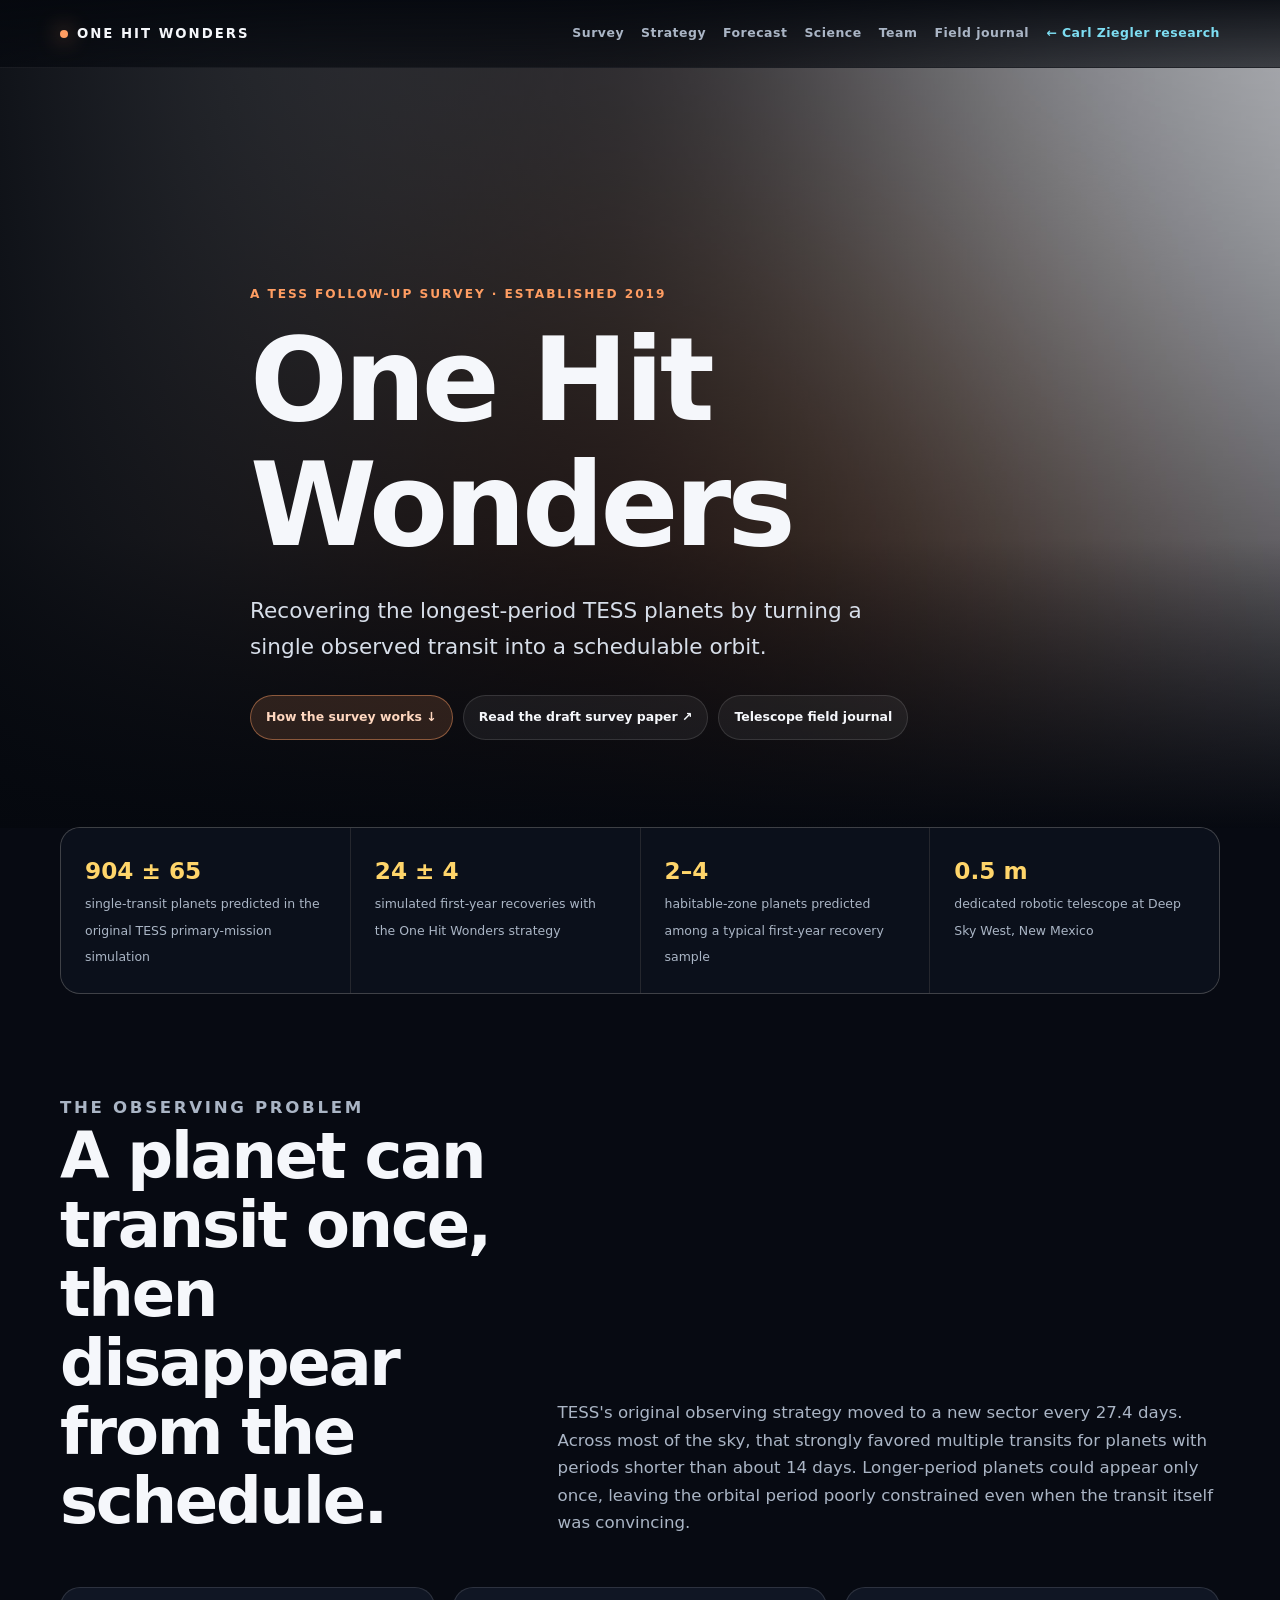
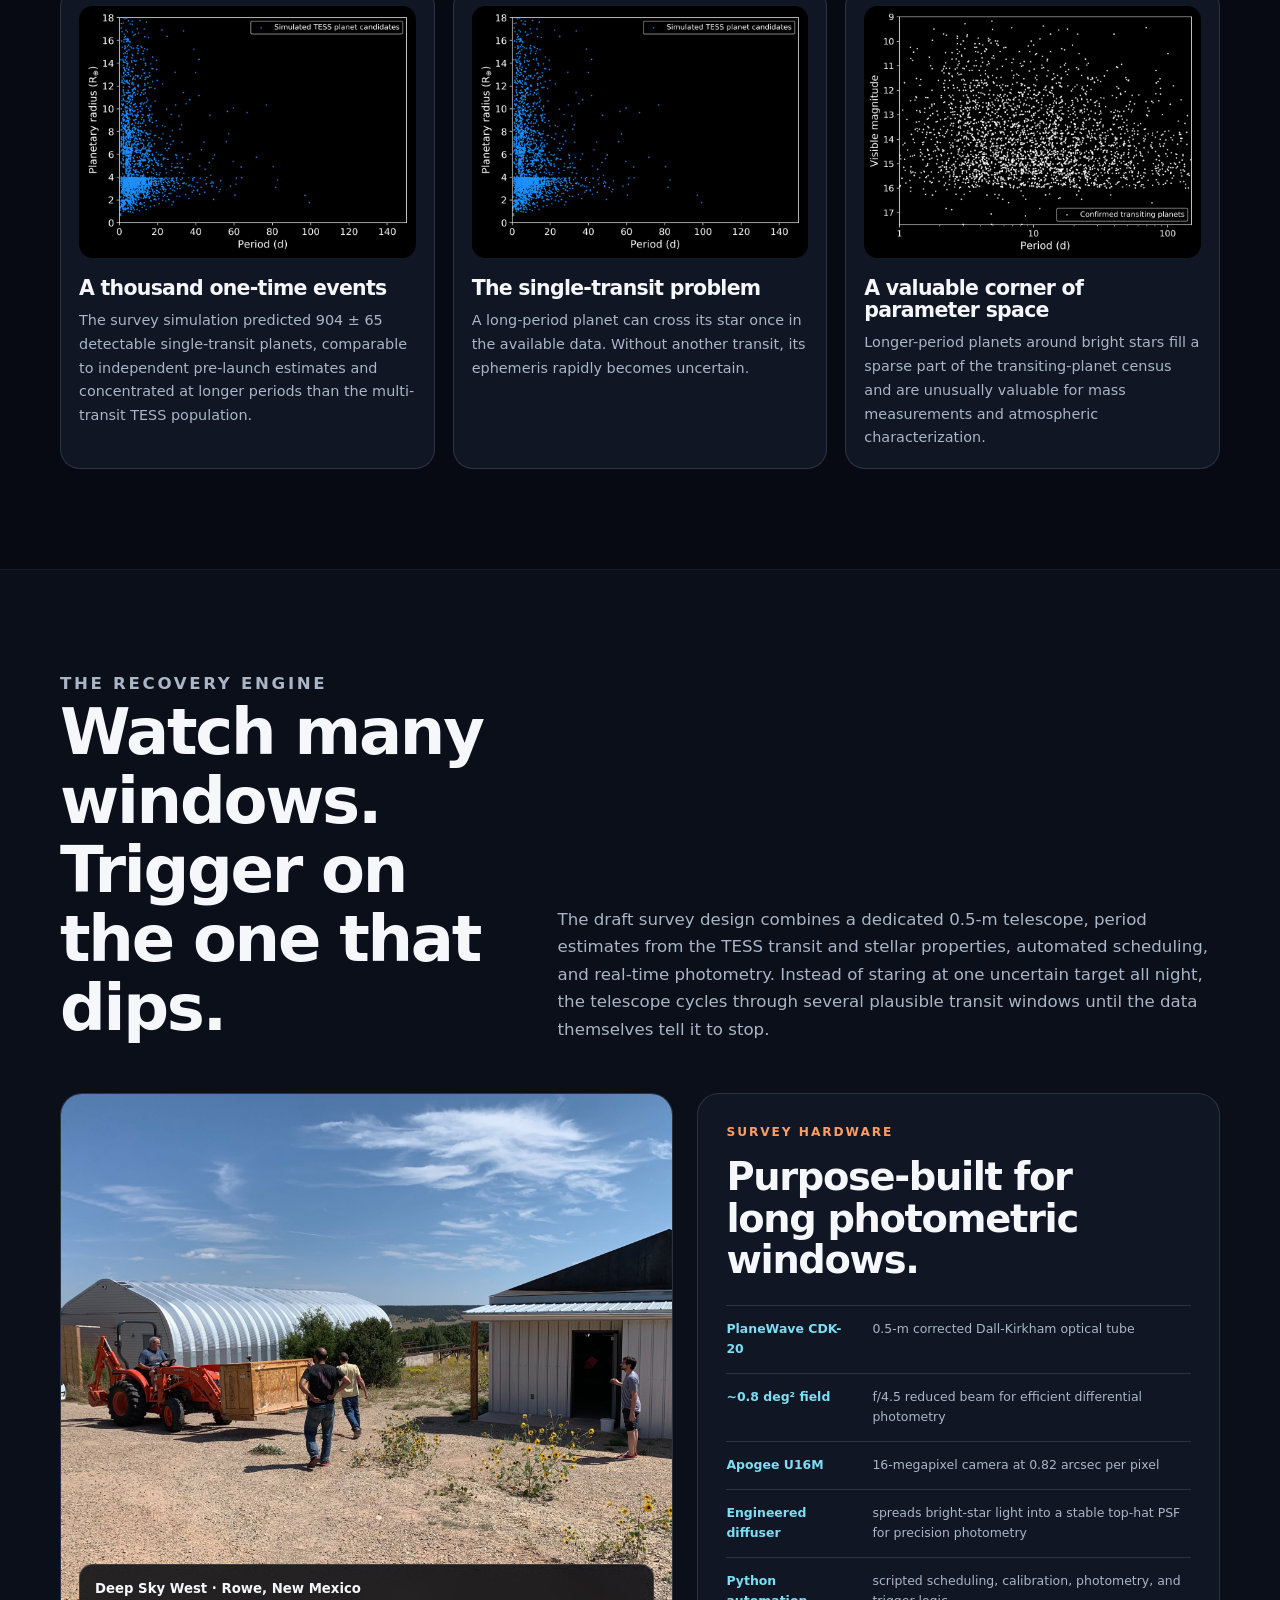
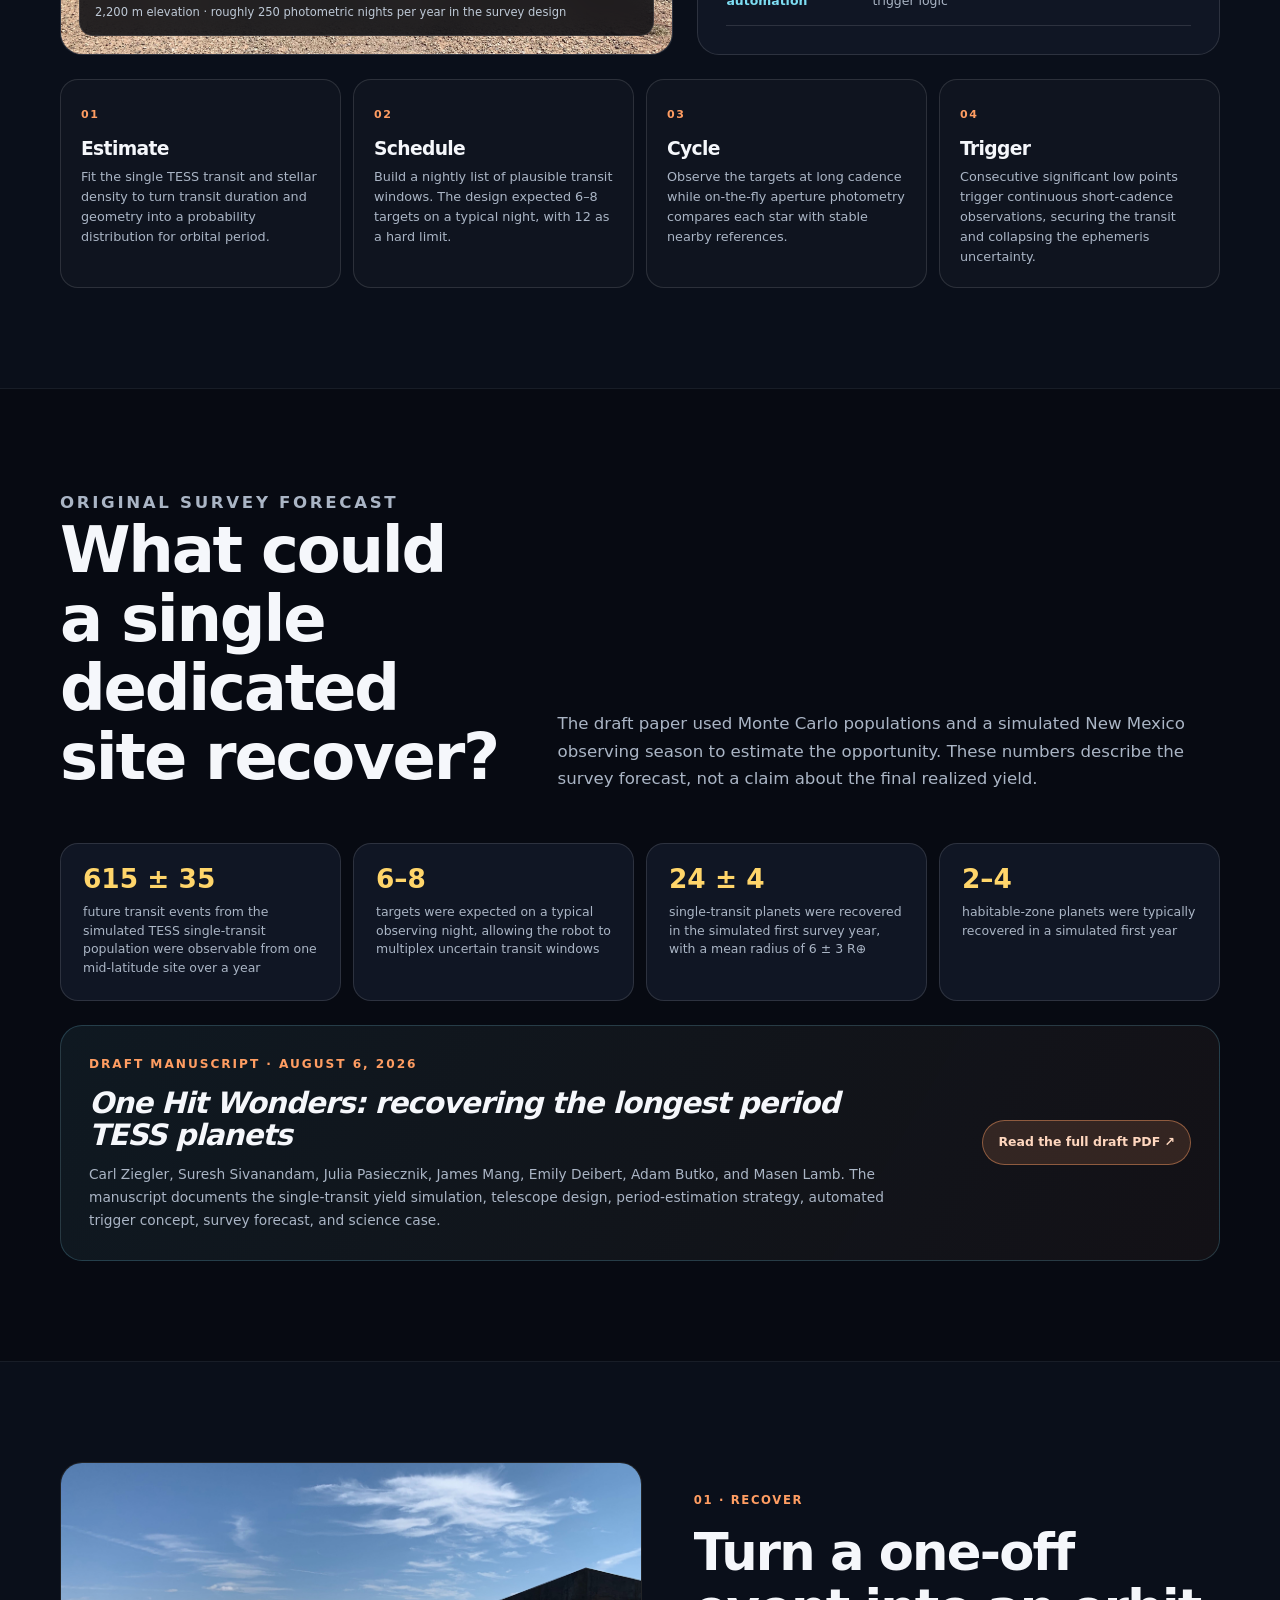
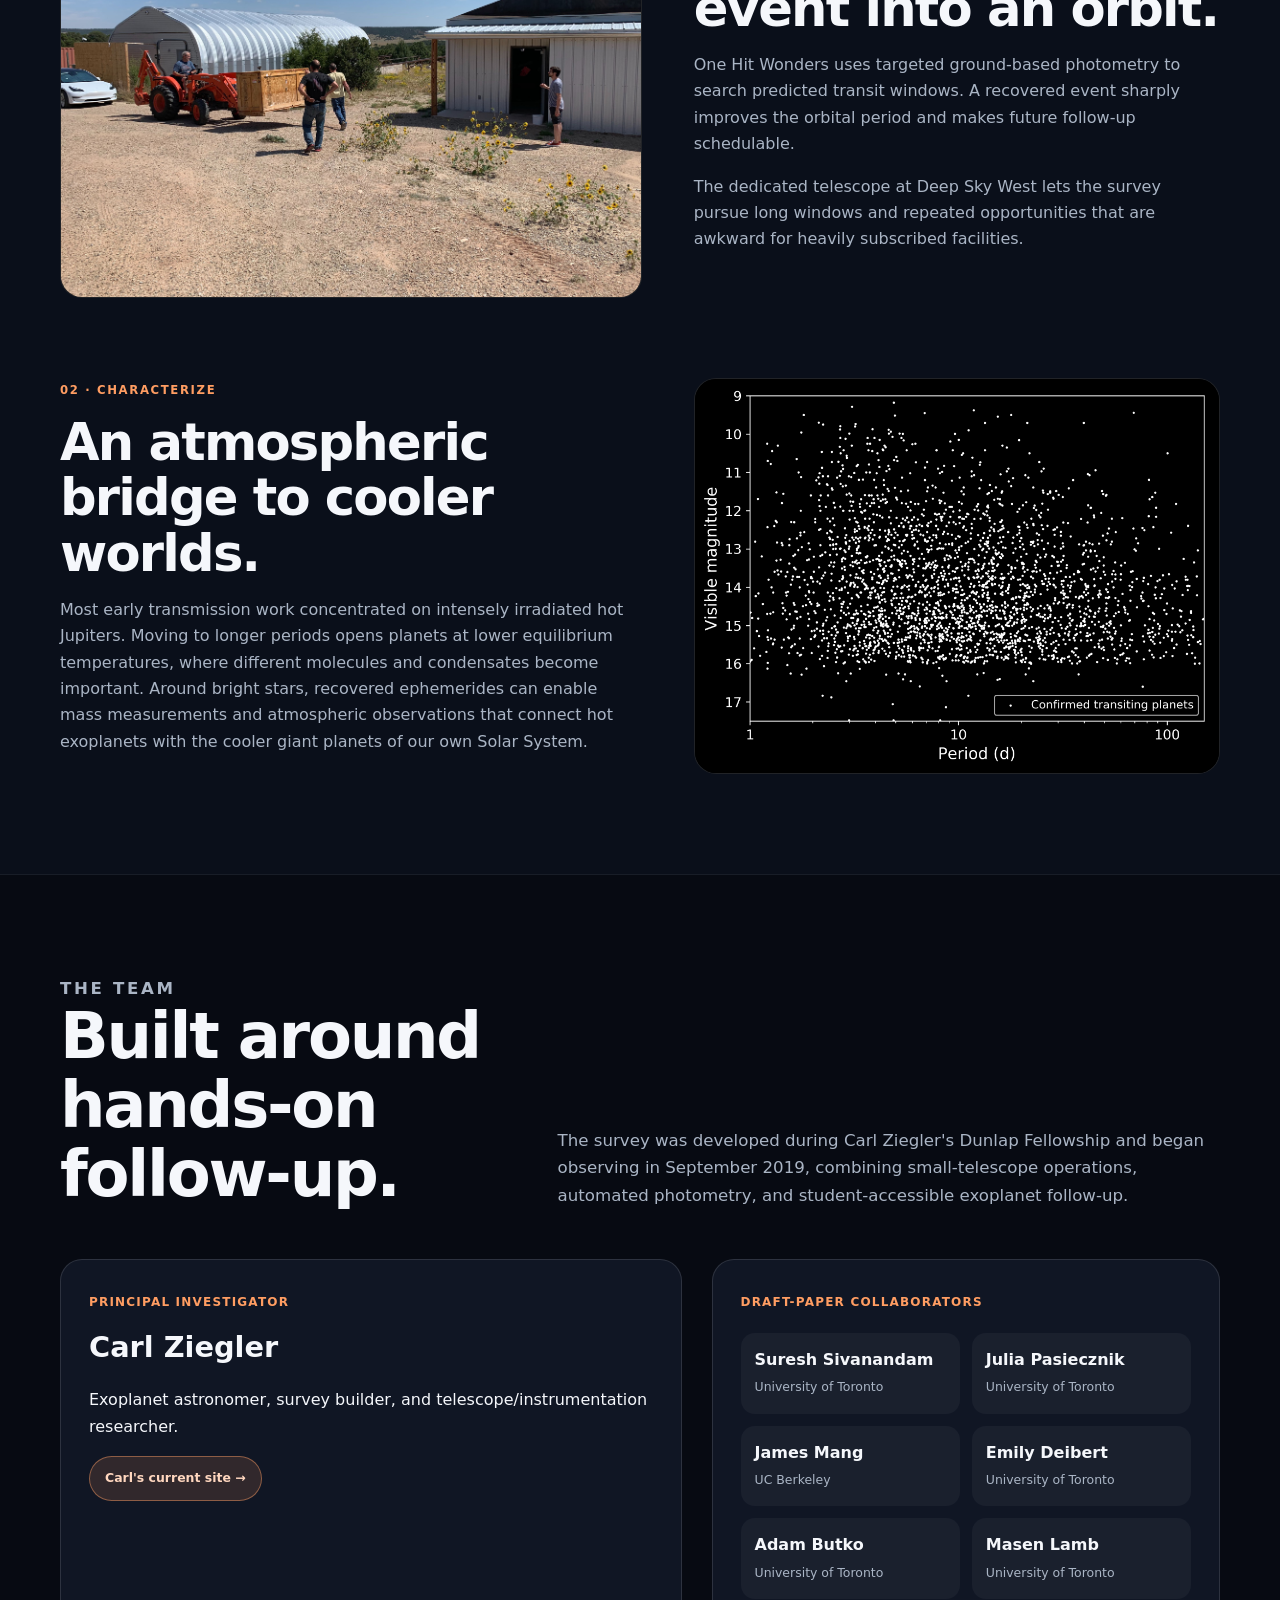
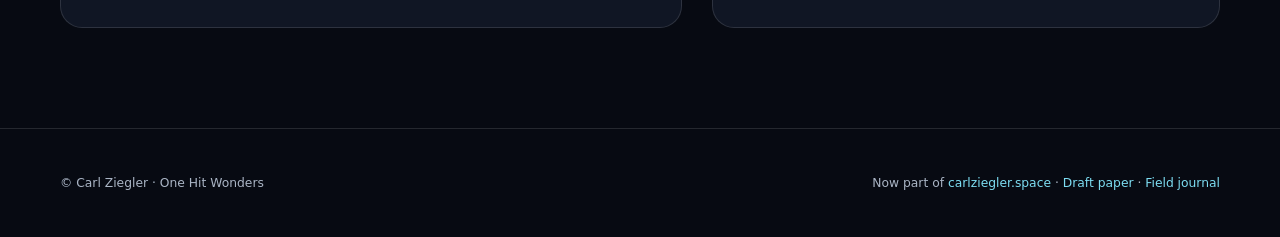
<file: onehitwonders/index.html>
<!doctype html>
<html lang="en">
<head>
  <meta charset="utf-8">
  <meta name="viewport" content="width=device-width,initial-scale=1">
  <meta name="description" content="One Hit Wonders: recovering long-period single-transit planets discovered by TESS.">
  <link rel="canonical" href="https://carlziegler.space/onehitwonders/">
  <link rel="icon" href="images/icon.png">
  <link rel="stylesheet" href="assets/onehitwonders.css?v=20260807-2">
  <title>One Hit Wonders · TESS single-transit planets</title>
</head>
<body>
  <nav class="site-nav" aria-label="One Hit Wonders navigation">
    <div class="wrap nav-inner">
      <a class="brand" href="./"><i aria-hidden="true"></i>One Hit Wonders</a>
      <div class="nav-links">
        <a href="#survey">Survey</a><a href="#strategy">Strategy</a><a href="#forecast">Forecast</a><a href="#science">Science</a><a href="#team">Team</a><a href="blog.html">Field journal</a>
        <a class="back" href="../#research">← Carl Ziegler research</a>
      </div>
    </div>
  </nav>

  <header class="hero">
    <div class="wrap hero-copy">
      <p class="kicker">A TESS follow-up survey · established 2019</p>
      <h1>One Hit Wonders</h1>
      <p class="hero-lede">Recovering the longest-period TESS planets by turning a single observed transit into a schedulable orbit.</p>
      <div class="hero-actions">
        <a class="button primary" href="#survey">How the survey works ↓</a>
        <a class="button" href="One_Hit_Wonders.pdf" target="_blank" rel="noopener">Read the draft survey paper ↗</a>
        <a class="button" href="blog.html">Telescope field journal</a>
      </div>
    </div>
  </header>

  <main>
    <div class="wrap stats reveal" aria-label="Survey at a glance">
      <div class="stat"><strong>904 ± 65</strong><span>single-transit planets predicted in the original TESS primary-mission simulation</span></div>
      <div class="stat"><strong>24 ± 4</strong><span>simulated first-year recoveries with the One Hit Wonders strategy</span></div>
      <div class="stat"><strong>2–4</strong><span>habitable-zone planets predicted among a typical first-year recovery sample</span></div>
      <div class="stat"><strong>0.5 m</strong><span>dedicated robotic telescope at Deep Sky West, New Mexico</span></div>
    </div>

    <section class="section" id="survey">
      <div class="wrap">
        <div class="section-head reveal">
          <div><p class="kicker">The observing problem</p><h2>A planet can transit once, then disappear from the schedule.</h2></div>
          <p>TESS's original observing strategy moved to a new sector every 27.4 days. Across most of the sky, that strongly favored multiple transits for planets with periods shorter than about 14 days. Longer-period planets could appear only once, leaving the orbital period poorly constrained even when the transit itself was convincing.</p>
        </div>
        <div class="story-grid">
          <article class="story-card reveal"><img src="images/tess_yield.png" alt="Expected TESS planet yield plotted across orbital period"><h3>A thousand one-time events</h3><p>The survey simulation predicted 904 ± 65 detectable single-transit planets, comparable to independent pre-launch estimates and concentrated at longer periods than the multi-transit TESS population.</p></article>
          <article class="story-card reveal"><img src="images/animation.gif" alt="Animation illustrating a single long-period transit"><h3>The single-transit problem</h3><p>A long-period planet can cross its star once in the available data. Without another transit, its ephemeris rapidly becomes uncertain.</p></article>
          <article class="story-card reveal"><img src="images/period_vs_magnitude_previous_dark.png" alt="Period versus host-star magnitude for known transiting planets"><h3>A valuable corner of parameter space</h3><p>Longer-period planets around bright stars fill a sparse part of the transiting-planet census and are unusually valuable for mass measurements and atmospheric characterization.</p></article>
        </div>
      </div>
    </section>

    <section class="section alt" id="strategy">
      <div class="wrap">
        <div class="section-head reveal">
          <div><p class="kicker">The recovery engine</p><h2>Watch many windows. Trigger on the one that dips.</h2></div>
          <p>The draft survey design combines a dedicated 0.5-m telescope, period estimates from the TESS transit and stellar properties, automated scheduling, and real-time photometry. Instead of staring at one uncertain target all night, the telescope cycles through several plausible transit windows until the data themselves tell it to stop.</p>
        </div>
        <div class="strategy-layout reveal">
          <div class="strategy-media"><img src="images/dsw.jpg" alt="Deep Sky West observing site in New Mexico"><div class="strategy-caption"><strong>Deep Sky West · Rowe, New Mexico</strong><span>2,200 m elevation · roughly 250 photometric nights per year in the survey design</span></div></div>
          <div class="hardware-card">
            <p class="kicker">Survey hardware</p>
            <h3>Purpose-built for long photometric windows.</h3>
            <ul class="detail-list">
              <li><strong>PlaneWave CDK-20</strong><span>0.5-m corrected Dall-Kirkham optical tube</span></li>
              <li><strong>~0.8 deg² field</strong><span>f/4.5 reduced beam for efficient differential photometry</span></li>
              <li><strong>Apogee U16M</strong><span>16-megapixel camera at 0.82 arcsec per pixel</span></li>
              <li><strong>Engineered diffuser</strong><span>spreads bright-star light into a stable top-hat PSF for precision photometry</span></li>
              <li><strong>Python automation</strong><span>scripted scheduling, calibration, photometry, and trigger logic</span></li>
            </ul>
          </div>
        </div>
        <div class="workflow-grid reveal" aria-label="One Hit Wonders observing workflow">
          <article><span>01</span><h3>Estimate</h3><p>Fit the single TESS transit and stellar density to turn transit duration and geometry into a probability distribution for orbital period.</p></article>
          <article><span>02</span><h3>Schedule</h3><p>Build a nightly list of plausible transit windows. The design expected 6–8 targets on a typical night, with 12 as a hard limit.</p></article>
          <article><span>03</span><h3>Cycle</h3><p>Observe the targets at long cadence while on-the-fly aperture photometry compares each star with stable nearby references.</p></article>
          <article><span>04</span><h3>Trigger</h3><p>Consecutive significant low points trigger continuous short-cadence observations, securing the transit and collapsing the ephemeris uncertainty.</p></article>
        </div>
      </div>
    </section>

    <section class="section" id="forecast">
      <div class="wrap">
        <div class="section-head reveal">
          <div><p class="kicker">Original survey forecast</p><h2>What could a single dedicated site recover?</h2></div>
          <p>The draft paper used Monte Carlo populations and a simulated New Mexico observing season to estimate the opportunity. These numbers describe the survey forecast, not a claim about the final realized yield.</p>
        </div>
        <div class="forecast-grid reveal">
          <article><strong>615 ± 35</strong><span>future transit events from the simulated TESS single-transit population were observable from one mid-latitude site over a year</span></article>
          <article><strong>6–8</strong><span>targets were expected on a typical observing night, allowing the robot to multiplex uncertain transit windows</span></article>
          <article><strong>24 ± 4</strong><span>single-transit planets were recovered in the simulated first survey year, with a mean radius of 6 ± 3 R⊕</span></article>
          <article><strong>2–4</strong><span>habitable-zone planets were typically recovered in a simulated first year</span></article>
        </div>
        <aside class="paper-card reveal">
          <div>
            <p class="kicker">Draft manuscript · August 6, 2026</p>
            <h3><em>One Hit Wonders: recovering the longest period TESS planets</em></h3>
            <p>Carl Ziegler, Suresh Sivanandam, Julia Pasiecznik, James Mang, Emily Deibert, Adam Butko, and Masen Lamb. The manuscript documents the single-transit yield simulation, telescope design, period-estimation strategy, automated trigger concept, survey forecast, and science case.</p>
          </div>
          <a class="button primary paper-button" href="One_Hit_Wonders.pdf" target="_blank" rel="noopener">Read the full draft PDF ↗</a>
        </aside>
      </div>
    </section>

    <section class="section alt" id="science">
      <div class="wrap">
        <div class="feature reveal">
          <div class="feature-media"><img src="images/dsw.jpg" alt="Deep Sky West observing site in New Mexico"></div>
          <div class="feature-copy"><span class="number">01 · Recover</span><h2>Turn a one-off event into an orbit.</h2><p>One Hit Wonders uses targeted ground-based photometry to search predicted transit windows. A recovered event sharply improves the orbital period and makes future follow-up schedulable.</p><p>The dedicated telescope at Deep Sky West lets the survey pursue long windows and repeated opportunities that are awkward for heavily subscribed facilities.</p></div>
        </div>
        <div class="feature reverse reveal">
          <div class="feature-media"><img src="images/animation2.gif" alt="Animation showing recovered long-period planet transits"></div>
          <div class="feature-copy"><span class="number">02 · Characterize</span><h2>An atmospheric bridge to cooler worlds.</h2><p>Most early transmission work concentrated on intensely irradiated hot Jupiters. Moving to longer periods opens planets at lower equilibrium temperatures, where different molecules and condensates become important. Around bright stars, recovered ephemerides can enable mass measurements and atmospheric observations that connect hot exoplanets with the cooler giant planets of our own Solar System.</p></div>
        </div>
      </div>
    </section>

    <section class="section" id="team">
      <div class="wrap">
        <div class="section-head reveal"><div><p class="kicker">The team</p><h2>Built around hands-on follow-up.</h2></div><p>The survey was developed during Carl Ziegler's Dunlap Fellowship and began observing in September 2019, combining small-telescope operations, automated photometry, and student-accessible exoplanet follow-up.</p></div>
        <div class="people reveal">
          <div class="pi-card"><span class="role">Principal investigator</span><strong>Carl Ziegler</strong><p>Exoplanet astronomer, survey builder, and telescope/instrumentation researcher.</p><a class="button primary" href="../#about">Carl's current site →</a></div>
          <div class="team-card"><span class="role">Draft-paper collaborators</span><div class="team-list"><div class="team-person"><strong>Suresh Sivanandam</strong><span>University of Toronto</span></div><div class="team-person"><strong>Julia Pasiecznik</strong><span>University of Toronto</span></div><div class="team-person"><strong>James Mang</strong><span>UC Berkeley</span></div><div class="team-person"><strong>Emily Deibert</strong><span>University of Toronto</span></div><div class="team-person"><strong>Adam Butko</strong><span>University of Toronto</span></div><div class="team-person"><strong>Masen Lamb</strong><span>University of Toronto</span></div></div></div>
        </div>
      </div>
    </section>
  </main>

  <footer class="footer"><div class="wrap footer-inner"><span>© Carl Ziegler · One Hit Wonders</span><span>Now part of <a href="https://carlziegler.space/">carlziegler.space</a> · <a href="One_Hit_Wonders.pdf" target="_blank" rel="noopener">Draft paper</a> · <a href="blog.html">Field journal</a></span></div></footer>
  <script src="assets/onehitwonders.js?v=20260807-2"></script>
</body>
</html>
</file>
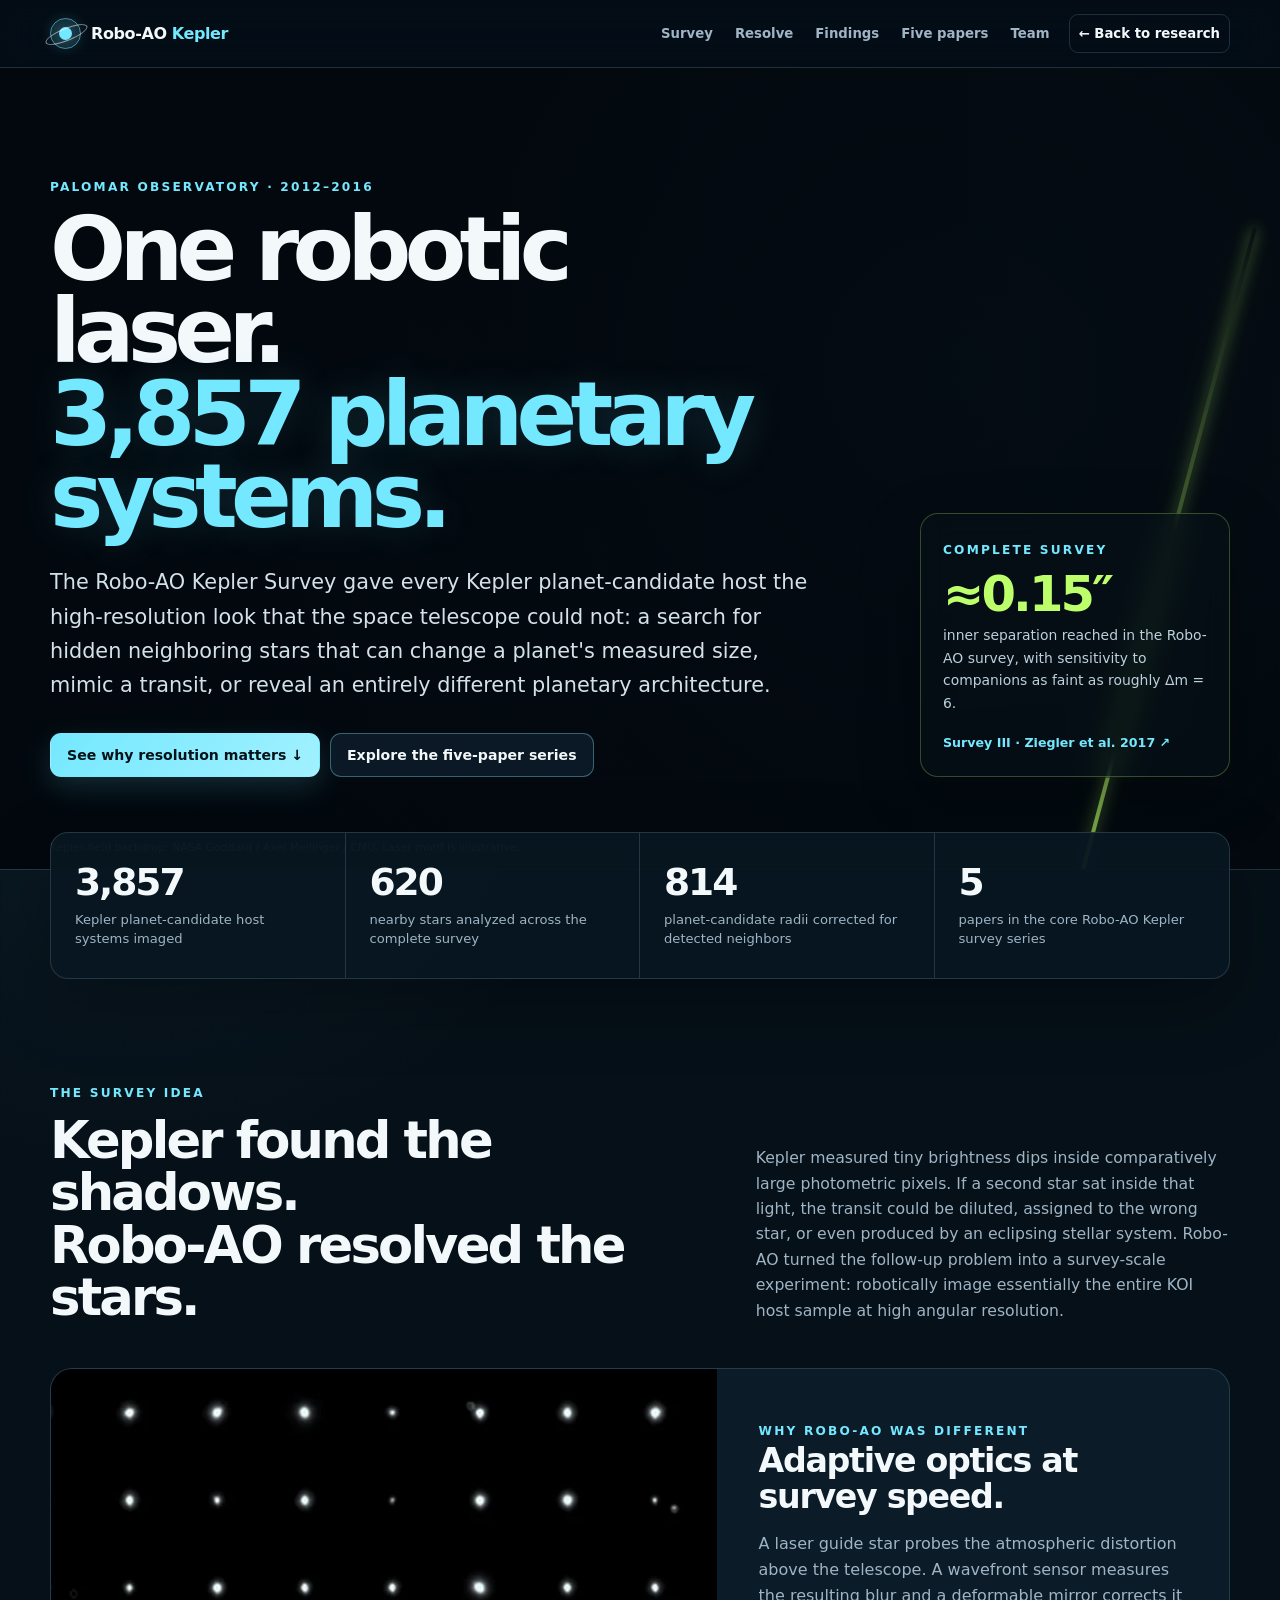
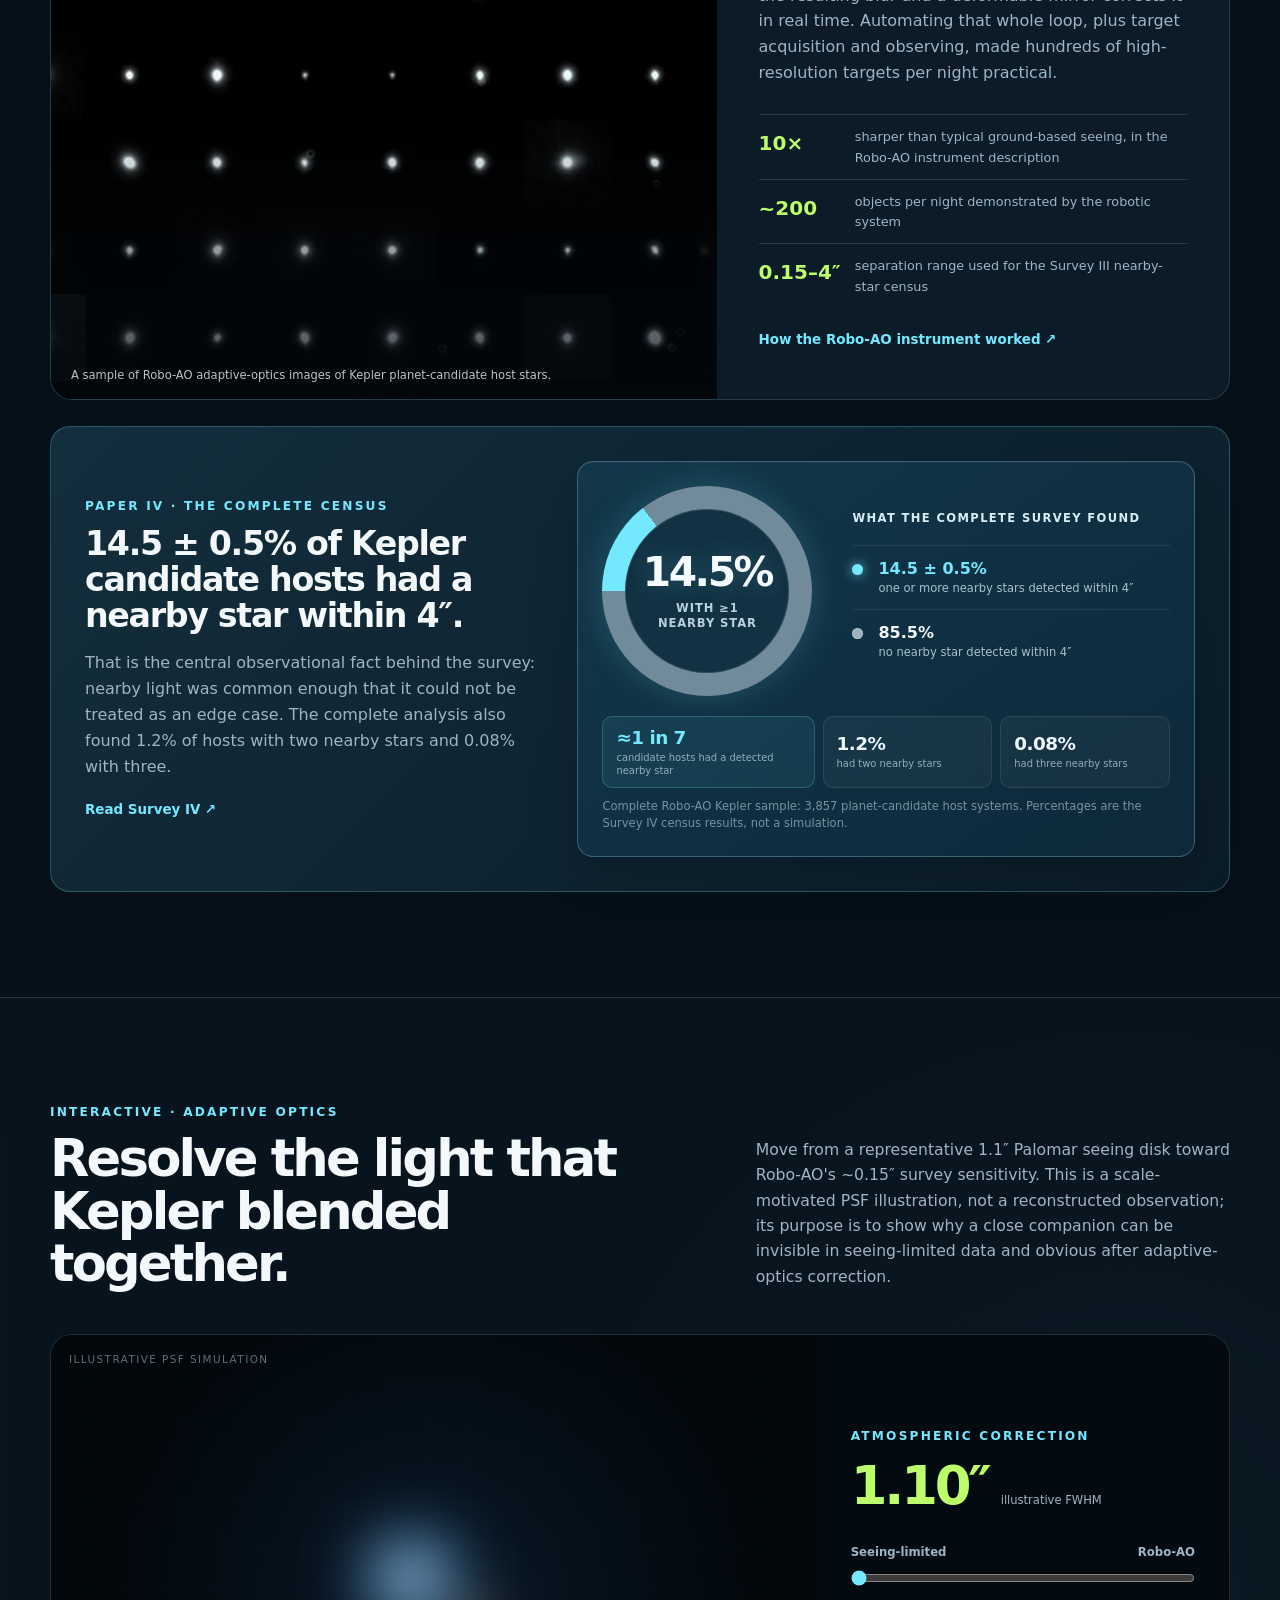
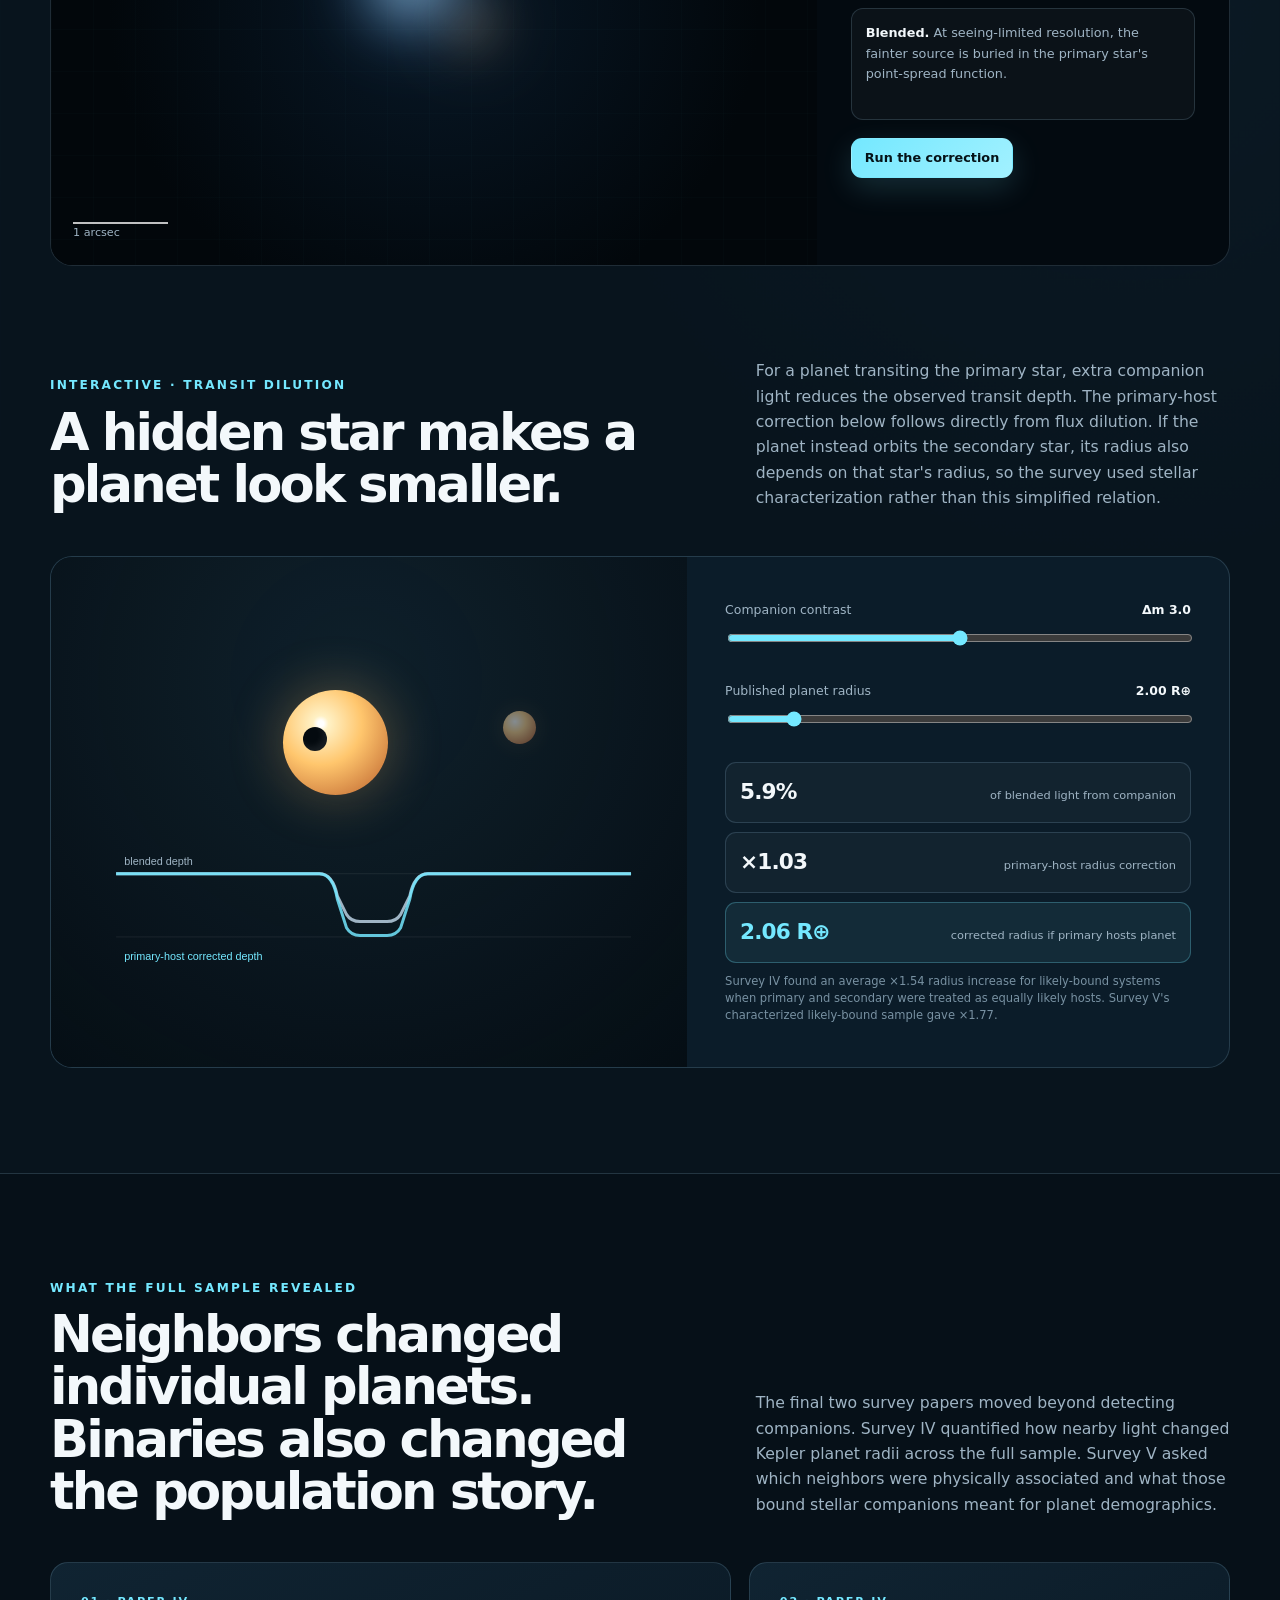
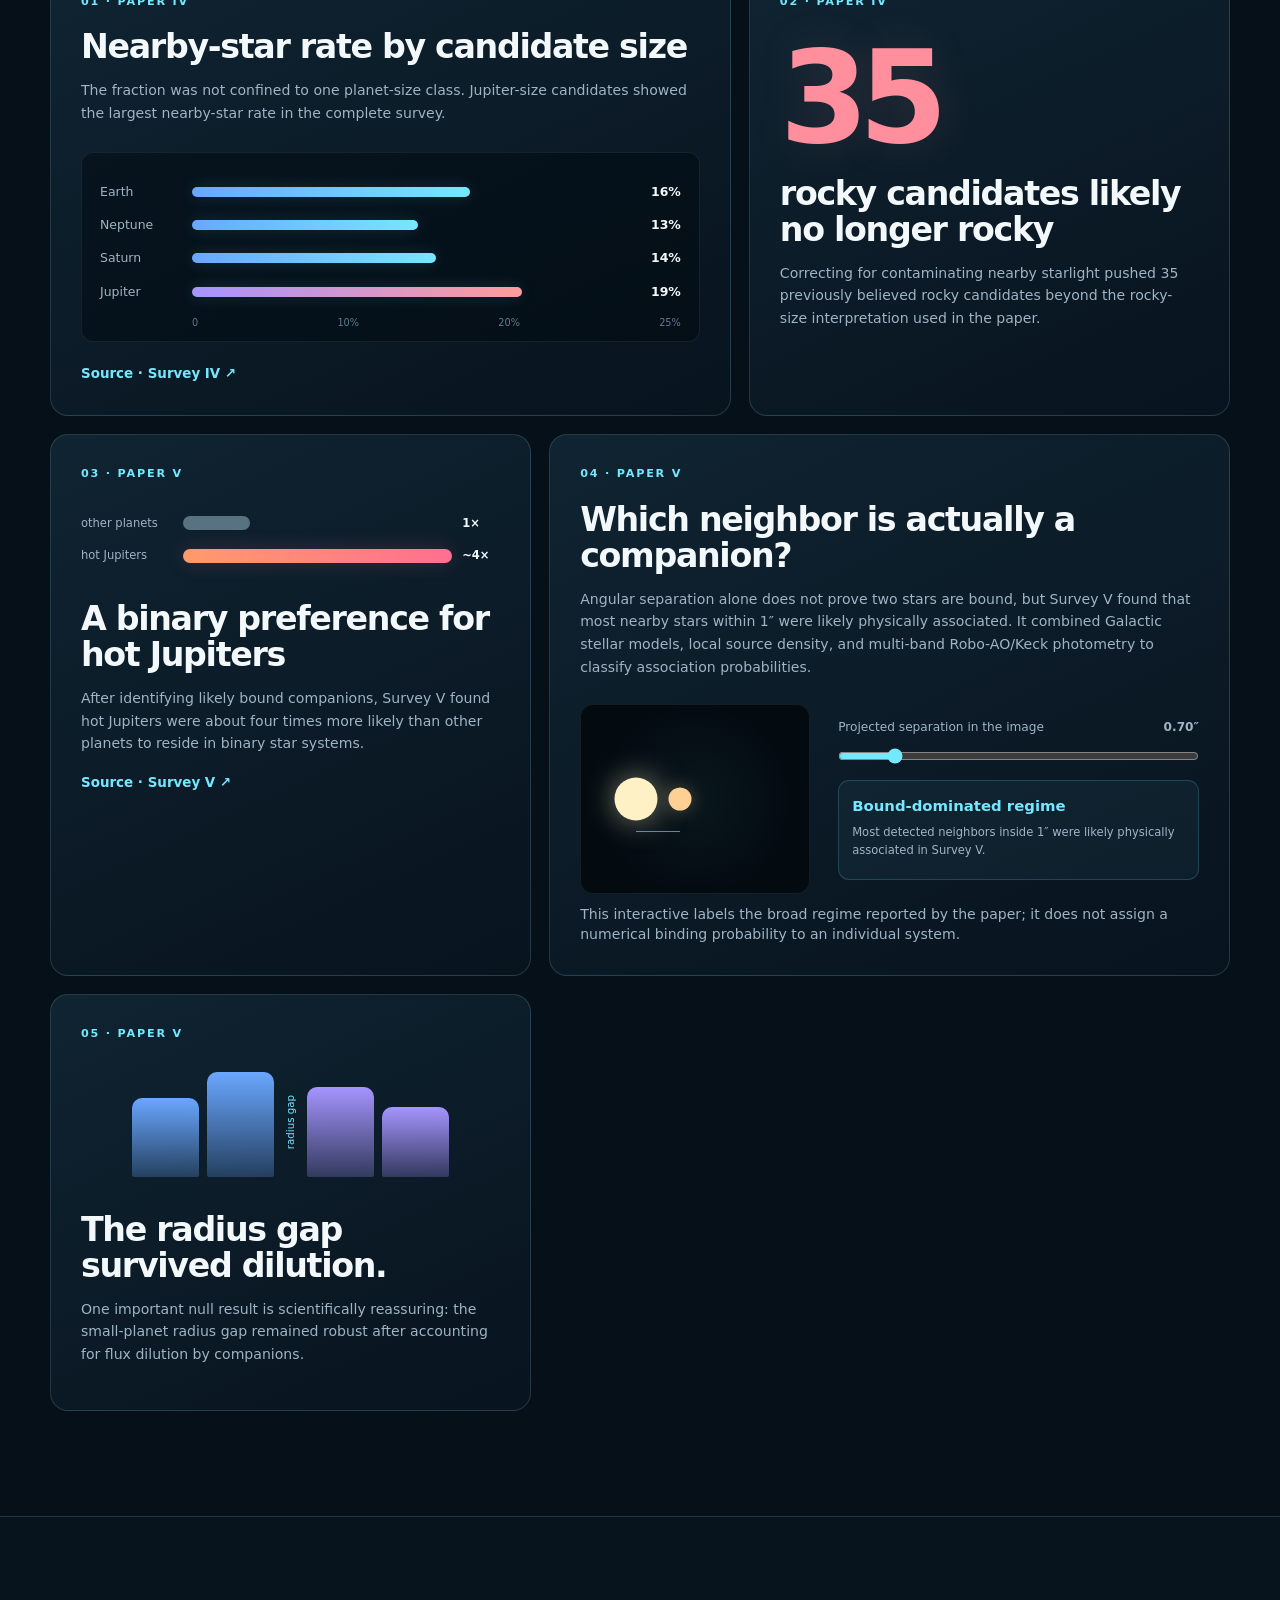
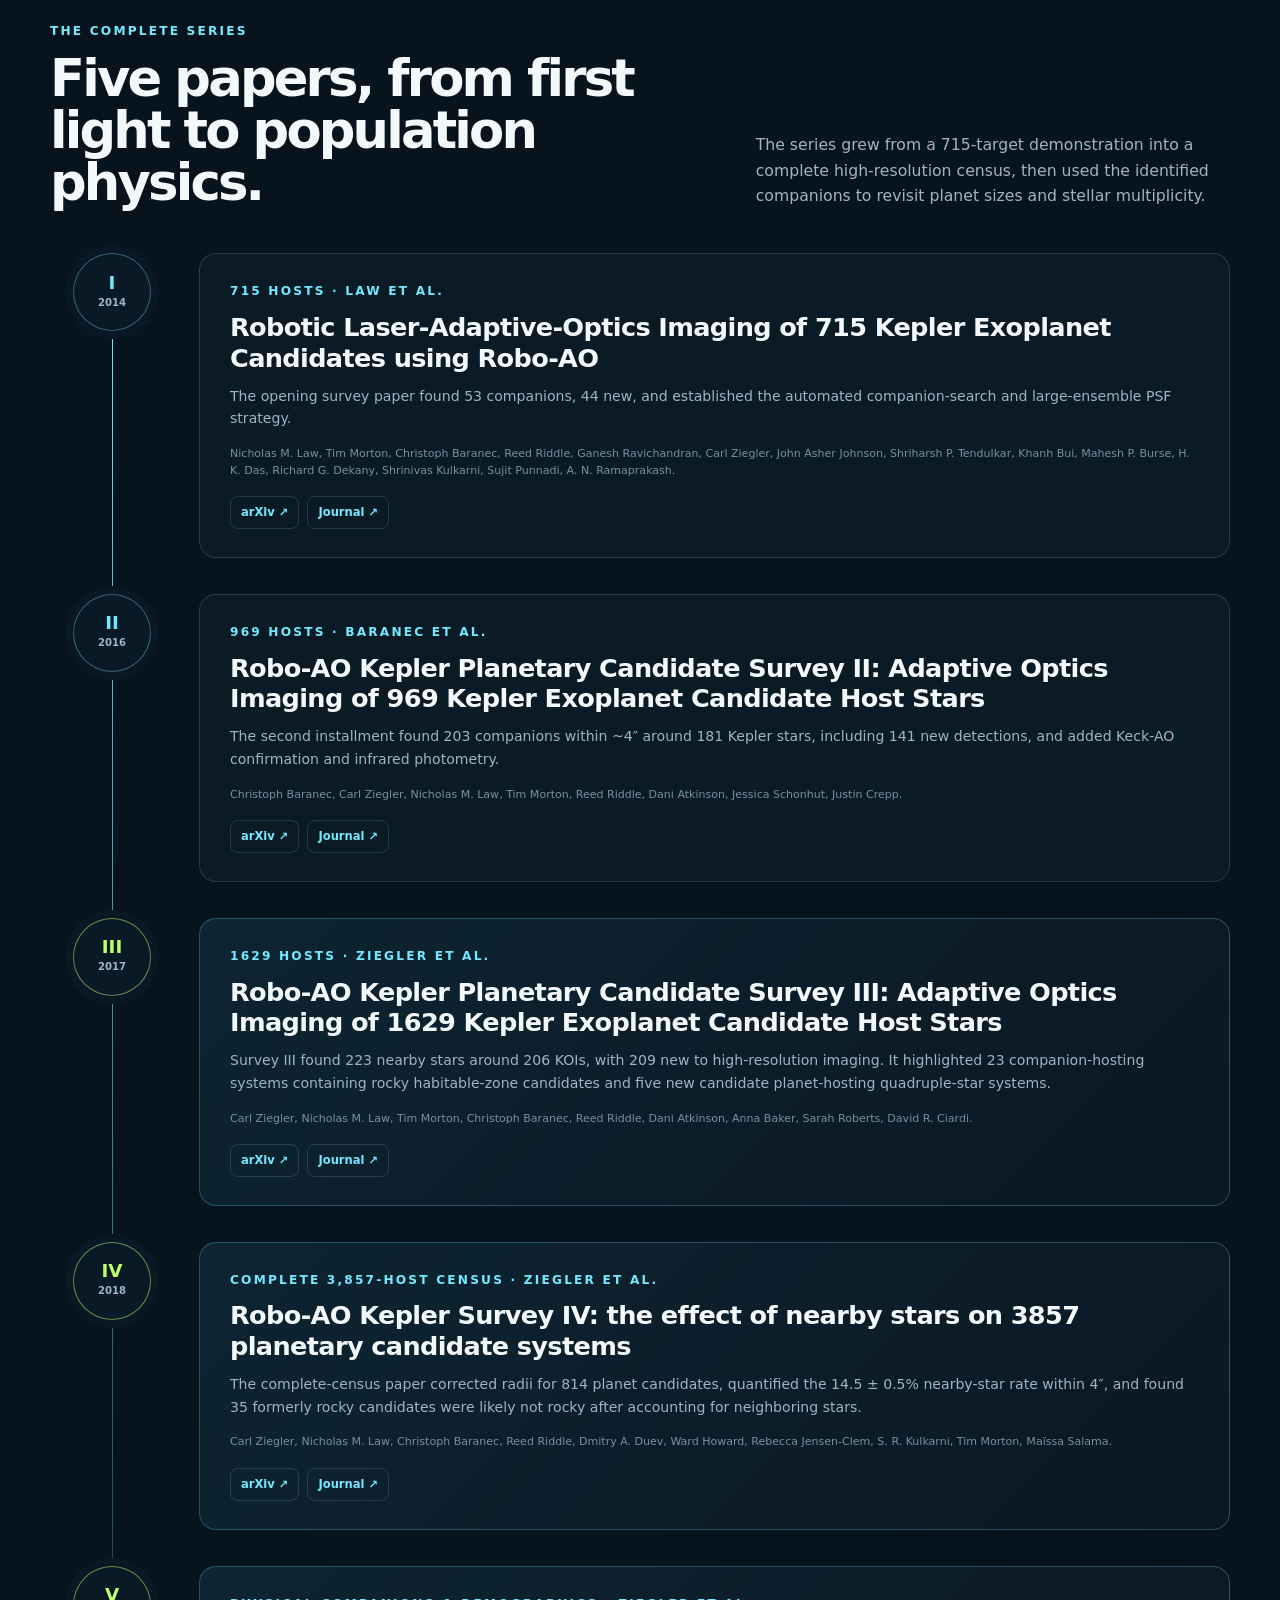
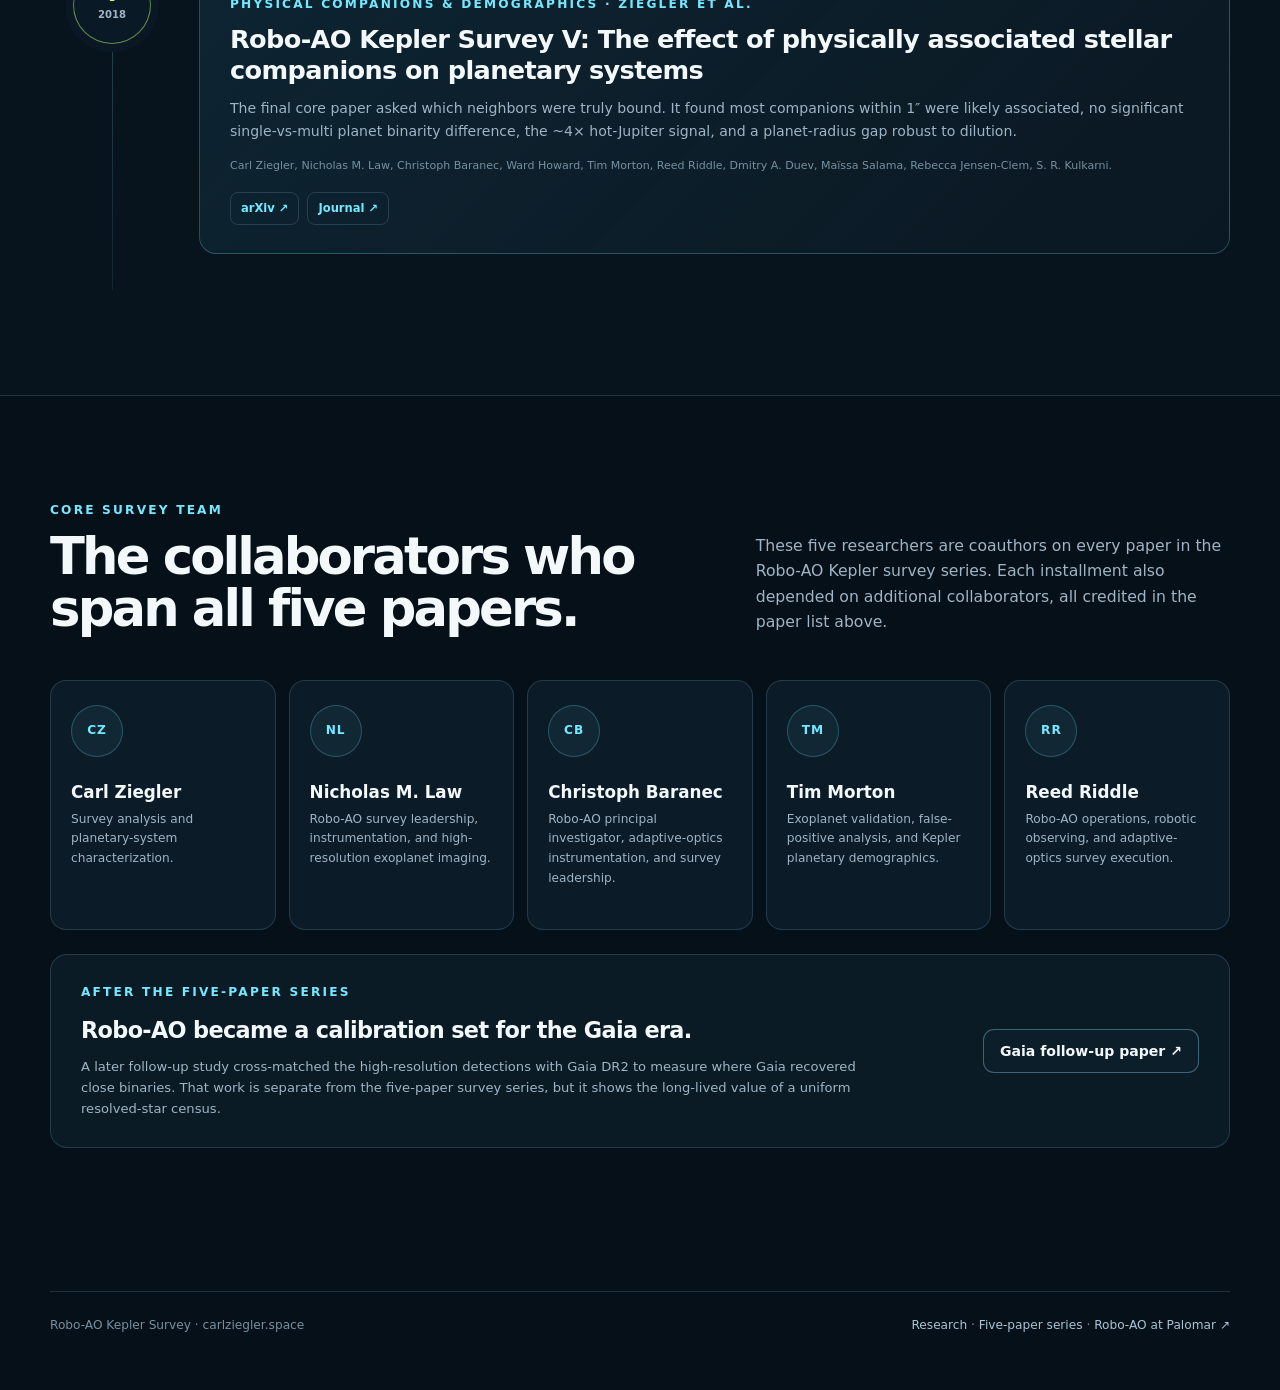
<file: roboao-kepler/index.html>
<!DOCTYPE html>
<html lang="en">
<head>
  <meta charset="utf-8">
  <meta name="viewport" content="width=device-width,initial-scale=1">
  <meta name="description" content="The Robo-AO Kepler Survey: high-resolution laser-adaptive-optics imaging of all 3,857 Kepler planet-candidate systems and the resulting stellar-companion and exoplanet-demographics science.">
  <meta name="theme-color" content="#061018">
  <link rel="canonical" href="https://carlziegler.space/roboao-kepler/">
  <link rel="icon" href="../images/telescope.png" type="image/png">
  <link rel="stylesheet" href="assets/roboao-kepler.css?v=20261007-1">
  <title>Robo-AO Kepler Survey</title>
</head>
<body>
  <a class="skip-link" href="#main">Skip to content</a>

  <nav class="site-nav" aria-label="Robo-AO Kepler Survey navigation">
    <div class="wrap nav-inner">
      <a class="brand" href="./"><span class="brand-orbit" aria-hidden="true"></span><span>Robo-AO <b>Kepler</b></span></a>
      <div class="nav-links">
        <a href="#survey">Survey</a>
        <a href="#resolve">Resolve</a>
        <a href="#demographics">Findings</a>
        <a href="#papers">Five papers</a>
        <a href="#team">Team</a>
        <a class="back" href="../#research">← Back to research</a>
      </div>
    </div>
  </nav>

  <header class="hero">
    <div class="hero-sky" aria-hidden="true"></div>
    <div class="hero-beam" aria-hidden="true"></div>
    <div class="wrap hero-grid">
      <div class="hero-copy reveal visible">
        <p class="kicker">Palomar Observatory · 2012–2016</p>
        <h1>One robotic laser.<br><em>3,857 planetary systems.</em></h1>
        <p class="hero-lede">The Robo-AO Kepler Survey gave every Kepler planet-candidate host the high-resolution look that the space telescope could not: a search for hidden neighboring stars that can change a planet's measured size, mimic a transit, or reveal an entirely different planetary architecture.</p>
        <div class="hero-actions">
          <a class="button primary" href="#resolve">See why resolution matters ↓</a>
          <a class="button" href="#papers">Explore the five-paper series</a>
        </div>
      </div>
      <aside class="hero-note reveal visible" aria-label="Survey angular-resolution summary">
        <span class="eyebrow">Complete survey</span>
        <strong>≈0.15″</strong>
        <p>inner separation reached in the Robo-AO survey, with sensitivity to companions as faint as roughly Δm = 6.</p>
        <a href="https://arxiv.org/abs/1605.03584" target="_blank" rel="noopener">Survey III · Ziegler et al. 2017 ↗</a>
      </aside>
    </div>
    <div class="wrap hero-credit">Kepler-field backdrop: NASA Goddard / Axel Mellinger / CMU. Laser motif is illustrative.</div>
  </header>

  <main id="main">
    <section class="wrap stats reveal" aria-label="Survey at a glance">
      <div class="stat"><strong>3,857</strong><span>Kepler planet-candidate host systems imaged</span></div>
      <div class="stat"><strong>620</strong><span>nearby stars analyzed across the complete survey</span></div>
      <div class="stat"><strong>814</strong><span>planet-candidate radii corrected for detected neighbors</span></div>
      <div class="stat"><strong>5</strong><span>papers in the core Robo-AO Kepler survey series</span></div>
    </section>

    <section class="section" id="survey">
      <div class="wrap">
        <div class="section-head reveal">
          <div><p class="kicker">The survey idea</p><h2>Kepler found the shadows.<br>Robo-AO resolved the stars.</h2></div>
          <p>Kepler measured tiny brightness dips inside comparatively large photometric pixels. If a second star sat inside that light, the transit could be diluted, assigned to the wrong star, or even produced by an eclipsing stellar system. Robo-AO turned the follow-up problem into a survey-scale experiment: robotically image essentially the entire KOI host sample at high angular resolution.</p>
        </div>

        <div class="instrument-story reveal">
          <figure class="instrument-photo">
            <img src="https://caltech-prod.resources.caltech.edu/main/images/ROBO-AO_0326-NEWS-WEB.original.jpg?download=true" alt="Robo-AO mounted on the Palomar Observatory 1.5-meter telescope, with its adaptive-optics instrument, camera, electronics rack, and laser guide-star system" loading="lazy" onerror="this.onerror=null;this.src='../images/roboao-kepler-mosaic.webp';this.alt='Grid of Robo-AO adaptive-optics images of Kepler planet-candidate host stars';var c=this.nextElementSibling;if(c){c.textContent='A sample of Robo-AO adaptive-optics images of Kepler planet-candidate host stars.';}">
            <figcaption>Robo-AO mounted on Palomar's 1.5-m telescope, including the adaptive-optics/camera enclosure, support electronics, and UV laser guide-star system. <a href="https://www.caltech.edu/about/news/robotic-astronomer-finds-new-home-48359" target="_blank" rel="noopener">Photo: Christoph Baranec / University of Hawaiʻi; source: Caltech ↗</a></figcaption>
          </figure>
          <div class="instrument-copy">
            <span class="eyebrow">Why Robo-AO was different</span>
            <h3>Adaptive optics at survey speed.</h3>
            <p>A laser guide star probes the atmospheric distortion above the telescope. A wavefront sensor measures the resulting blur and a deformable mirror corrects it in real time. Automating that whole loop, plus target acquisition and observing, made hundreds of high-resolution targets per night practical.</p>
            <div class="mini-specs">
              <div><b>10×</b><span>sharper than typical ground-based seeing, in the Robo-AO instrument description</span></div>
              <div><b>~200</b><span>objects per night demonstrated by the robotic system</span></div>
              <div><b>0.15–4″</b><span>separation range used for the Survey III nearby-star census</span></div>
            </div>
            <a class="text-link" href="https://authors.library.caltech.edu/records/2yx7q-3t643" target="_blank" rel="noopener">How the Robo-AO instrument worked ↗</a>
          </div>
        </div>

        <div class="census-card reveal">
          <div class="census-copy">
            <p class="kicker">Paper IV · the complete census</p>
            <h3>14.5 ± 0.5% of Kepler candidate hosts had a nearby star within 4″.</h3>
            <p>That is the central observational fact behind the survey: nearby light was common enough that it could not be treated as an edge case. The complete analysis also found 1.2% of hosts with two nearby stars and 0.08% with three.</p>
            <a class="text-link" href="https://arxiv.org/abs/1712.04454" target="_blank" rel="noopener">Read Survey IV ↗</a>
          </div>
          <div class="census-figure" role="img" aria-label="Survey IV result: 14.5 plus or minus 0.5 percent of Kepler planet-candidate hosts had at least one nearby star detected within 4 arcseconds; 85.5 percent did not. 1.2 percent had two nearby stars and 0.08 percent had three.">
            <div class="census-main">
              <div class="census-donut" aria-hidden="true">
                <div class="census-donut-center"><strong>14.5%</strong><span>with ≥1<br>nearby star</span></div>
              </div>
              <div class="census-legend" aria-hidden="true">
                <p>What the complete survey found</p>
                <div class="census-key nearby"><i></i><div><strong>14.5 ± 0.5%</strong><span>one or more nearby stars detected within 4″</span></div></div>
                <div class="census-key clear"><i></i><div><strong>85.5%</strong><span>no nearby star detected within 4″</span></div></div>
              </div>
            </div>
            <div class="census-breakdown" aria-hidden="true">
              <div class="one-in-seven"><strong>≈1 in 7</strong><span>candidate hosts had a detected nearby star</span></div>
              <div><strong>1.2%</strong><span>had two nearby stars</span></div>
              <div><strong>0.08%</strong><span>had three nearby stars</span></div>
            </div>
            <p class="microcopy">Complete Robo-AO Kepler sample: 3,857 planet-candidate host systems. Percentages are the Survey IV census results, not a simulation.</p>
          </div>
        </div>
      </div>
    </section>

    <section class="section alt" id="resolve">
      <div class="wrap">
        <div class="section-head reveal">
          <div><p class="kicker">Interactive · adaptive optics</p><h2>Resolve the light that Kepler blended together.</h2></div>
          <p>Move from a representative 1.1″ Palomar seeing disk toward Robo-AO's ~0.15″ survey sensitivity. This is a scale-motivated PSF illustration, not a reconstructed observation; its purpose is to show why a close companion can be invisible in seeing-limited data and obvious after adaptive-optics correction.</p>
        </div>

        <div class="ao-lab reveal">
          <div class="ao-stage" id="ao-stage" role="img" aria-label="Illustrative binary star image that sharpens as adaptive optics correction increases">
            <div class="ao-grid" aria-hidden="true"></div>
            <span class="ao-star primary-star" aria-hidden="true"></span>
            <span class="ao-star companion-star" aria-hidden="true"></span>
            <div class="scale-bar"><i></i><span>1 arcsec</span></div>
            <span class="star-label label-primary">target</span>
            <span class="star-label label-companion">companion · 0.65″ · Δm 3.2</span>
          </div>
          <div class="ao-controls">
            <span class="eyebrow">Atmospheric correction</span>
            <div class="readout"><strong id="ao-fwhm">1.10″</strong><span>illustrative FWHM</span></div>
            <label for="ao-slider"><span>Seeing-limited</span><span>Robo-AO</span></label>
            <input id="ao-slider" type="range" min="0" max="100" value="0" aria-label="Adaptive optics correction strength">
            <div class="lab-callout" id="ao-callout"><b>Blended.</b> At seeing-limited resolution, the fainter source is buried in the primary star's point-spread function.</div>
            <button class="button primary compact" id="ao-animate" type="button">Run the correction</button>
          </div>
        </div>

        <div class="section-head smaller reveal">
          <div><p class="kicker">Interactive · transit dilution</p><h2>A hidden star makes a planet look smaller.</h2></div>
          <p>For a planet transiting the primary star, extra companion light reduces the observed transit depth. The primary-host correction below follows directly from flux dilution. If the planet instead orbits the secondary star, its radius also depends on that star's radius, so the survey used stellar characterization rather than this simplified relation.</p>
        </div>

        <div class="dilution-lab reveal">
          <div class="transit-visual">
            <div class="binary-orbit">
              <span class="binary-primary"></span><span class="binary-secondary" id="binary-secondary"></span><span class="planet-dot"></span>
            </div>
            <svg class="lightcurve" viewBox="0 0 620 190" role="img" aria-label="Illustrative observed and corrected transit curves">
              <path class="gridline" d="M30 55H600M30 125H600"></path>
              <path class="curve observed" d="M30 55H255 Q270 55 275 80 L285 100 Q290 108 300 108 H330 Q340 108 345 100 L355 80 Q360 55 375 55 H600"></path>
              <path class="curve corrected" id="corrected-curve" d="M30 55H255 Q270 55 275 92 L285 126 Q290 136 300 136 H330 Q340 136 345 126 L355 92 Q360 55 375 55 H600"></path>
              <text x="39" y="45">blended depth</text><text class="corrected-label" x="39" y="151">primary-host corrected depth</text>
            </svg>
          </div>
          <div class="dilution-controls">
            <div class="control-group"><label for="delta-mag">Companion contrast <b id="delta-mag-value">Δm 3.0</b></label><input id="delta-mag" type="range" min="0" max="6" value="3" step="0.1"></div>
            <div class="control-group"><label for="observed-radius">Published planet radius <b id="radius-value">2.00 R⊕</b></label><input id="observed-radius" type="range" min="0.5" max="12" value="2" step="0.1"></div>
            <div class="dilution-results">
              <div><strong id="extra-light">5.9%</strong><span>of blended light from companion</span></div>
              <div><strong id="radius-correction">×1.03</strong><span>primary-host radius correction</span></div>
              <div class="accent-result"><strong id="corrected-radius">2.06 R⊕</strong><span>corrected radius if primary hosts planet</span></div>
            </div>
            <p class="microcopy">Survey IV found an average ×1.54 radius increase for likely-bound systems when primary and secondary were treated as equally likely hosts. Survey V's characterized likely-bound sample gave ×1.77.</p>
          </div>
        </div>
      </div>
    </section>

    <section class="section" id="demographics">
      <div class="wrap">
        <div class="section-head reveal">
          <div><p class="kicker">What the full sample revealed</p><h2>Neighbors changed individual planets.<br>Binaries also changed the population story.</h2></div>
          <p>The final two survey papers moved beyond detecting companions. Survey IV quantified how nearby light changed Kepler planet radii across the full sample. Survey V asked which neighbors were physically associated and what those bound stellar companions meant for planet demographics.</p>
        </div>

        <div class="finding-grid">
          <article class="finding-card big reveal">
            <div class="card-number">01 · Paper IV</div>
            <h3>Nearby-star rate by candidate size</h3>
            <p>The fraction was not confined to one planet-size class. Jupiter-size candidates showed the largest nearby-star rate in the complete survey.</p>
            <div class="bar-chart" role="img" aria-label="Nearby-star fractions: Earth sized 16 percent, Neptune sized 13 percent, Saturn sized 14 percent, Jupiter sized 19 percent">
              <div class="bar-row"><span>Earth</span><i style="--v:64%"></i><b>16%</b></div>
              <div class="bar-row"><span>Neptune</span><i style="--v:52%"></i><b>13%</b></div>
              <div class="bar-row"><span>Saturn</span><i style="--v:56%"></i><b>14%</b></div>
              <div class="bar-row"><span>Jupiter</span><i class="hot" style="--v:76%"></i><b>19%</b></div>
              <div class="axis"><span>0</span><span>10%</span><span>20%</span><span>25%</span></div>
            </div>
            <a class="text-link" href="https://arxiv.org/abs/1712.04454" target="_blank" rel="noopener">Source · Survey IV ↗</a>
          </article>

          <article class="finding-card reveal">
            <div class="card-number">02 · Paper IV</div>
            <div class="impact-number">35</div>
            <h3>rocky candidates likely no longer rocky</h3>
            <p>Correcting for contaminating nearby starlight pushed 35 previously believed rocky candidates beyond the rocky-size interpretation used in the paper.</p>
          </article>

          <article class="finding-card reveal">
            <div class="card-number">03 · Paper V</div>
            <div class="ratio-viz" role="img" aria-label="Hot Jupiters were about four times more likely than other planets to reside in binary star systems">
              <div class="ratio-row other"><span>other planets</span><i></i><b>1×</b></div>
              <div class="ratio-row hot-jupiter"><span>hot Jupiters</span><i></i><b>~4×</b></div>
            </div>
            <h3>A binary preference for hot Jupiters</h3>
            <p>After identifying likely bound companions, Survey V found hot Jupiters were about four times more likely than other planets to reside in binary star systems.</p>
            <a class="text-link" href="https://arxiv.org/abs/1804.10208" target="_blank" rel="noopener">Source · Survey V ↗</a>
          </article>

          <article class="finding-card big reveal">
            <div class="card-number">04 · Paper V</div>
            <h3>Which neighbor is actually a companion?</h3>
            <p>Angular separation alone does not prove two stars are bound, but Survey V found that most nearby stars within 1″ were likely physically associated. It combined Galactic stellar models, local source density, and multi-band Robo-AO/Keck photometry to classify association probabilities.</p>
            <div class="association-lab">
              <div class="separation-stage" id="separation-stage" aria-hidden="true"><span class="sep-primary"></span><span class="sep-secondary"></span><i class="sep-line"></i></div>
              <div class="association-controls">
                <label for="separation">Projected separation in the image <b id="separation-value">0.70″</b></label>
                <input id="separation" type="range" min="0.15" max="4" value="0.7" step="0.05">
                <div class="association-readout" id="association-readout"><strong>Bound-dominated regime</strong><span>Most detected neighbors inside 1″ were likely physically associated in Survey V.</span></div>
              </div>
            </div>
            <p class="microcopy">This interactive labels the broad regime reported by the paper; it does not assign a numerical binding probability to an individual system.</p>
          </article>

          <article class="finding-card reveal">
            <div class="card-number">05 · Paper V</div>
            <div class="gap-graphic" aria-hidden="true"><span></span><span></span><i>radius gap</i><span></span><span></span></div>
            <h3>The radius gap survived dilution.</h3>
            <p>One important null result is scientifically reassuring: the small-planet radius gap remained robust after accounting for flux dilution by companions.</p>
          </article>
        </div>
      </div>
    </section>

    <section class="section alt" id="papers">
      <div class="wrap">
        <div class="section-head reveal">
          <div><p class="kicker">The complete series</p><h2>Five papers, from first light to population physics.</h2></div>
          <p>The series grew from a 715-target demonstration into a complete high-resolution census, then used the identified companions to revisit planet sizes and stellar multiplicity.</p>
        </div>

        <div class="paper-timeline">
          <article class="paper reveal">
            <div class="paper-index"><span>I</span><b>2014</b></div>
            <div class="paper-copy"><p class="eyebrow">715 hosts · Law et al.</p><h3>Robotic Laser-Adaptive-Optics Imaging of 715 Kepler Exoplanet Candidates using Robo-AO</h3><p>The opening survey paper found 53 companions, 44 new, and established the automated companion-search and large-ensemble PSF strategy.</p><p class="authors">Nicholas M. Law, Tim Morton, Christoph Baranec, Reed Riddle, Ganesh Ravichandran, Carl Ziegler, John Asher Johnson, Shriharsh P. Tendulkar, Khanh Bui, Mahesh P. Burse, H. K. Das, Richard G. Dekany, Shrinivas Kulkarni, Sujit Punnadi, A. N. Ramaprakash.</p><div class="paper-links"><a href="https://arxiv.org/abs/1312.4958" target="_blank" rel="noopener">arXiv ↗</a><a href="https://doi.org/10.1088/0004-637X/791/1/35" target="_blank" rel="noopener">Journal ↗</a></div></div>
          </article>
          <article class="paper reveal">
            <div class="paper-index"><span>II</span><b>2016</b></div>
            <div class="paper-copy"><p class="eyebrow">969 hosts · Baranec et al.</p><h3>Robo-AO Kepler Planetary Candidate Survey II: Adaptive Optics Imaging of 969 Kepler Exoplanet Candidate Host Stars</h3><p>The second installment found 203 companions within ~4″ around 181 Kepler stars, including 141 new detections, and added Keck-AO confirmation and infrared photometry.</p><p class="authors">Christoph Baranec, Carl Ziegler, Nicholas M. Law, Tim Morton, Reed Riddle, Dani Atkinson, Jessica Schonhut, Justin Crepp.</p><div class="paper-links"><a href="https://arxiv.org/abs/1604.08604" target="_blank" rel="noopener">arXiv ↗</a><a href="https://doi.org/10.3847/0004-6256/152/1/18" target="_blank" rel="noopener">Journal ↗</a></div></div>
          </article>
          <article class="paper featured reveal">
            <div class="paper-index"><span>III</span><b>2017</b></div>
            <div class="paper-copy"><p class="eyebrow">1629 hosts · Ziegler et al.</p><h3>Robo-AO Kepler Planetary Candidate Survey III: Adaptive Optics Imaging of 1629 Kepler Exoplanet Candidate Host Stars</h3><p>Survey III found 223 nearby stars around 206 KOIs, with 209 new to high-resolution imaging. It highlighted 23 companion-hosting systems containing rocky habitable-zone candidates and five new candidate planet-hosting quadruple-star systems.</p><p class="authors">Carl Ziegler, Nicholas M. Law, Tim Morton, Christoph Baranec, Reed Riddle, Dani Atkinson, Anna Baker, Sarah Roberts, David R. Ciardi.</p><div class="paper-links"><a href="https://arxiv.org/abs/1605.03584" target="_blank" rel="noopener">arXiv ↗</a><a href="https://doi.org/10.3847/1538-3881/153/2/66" target="_blank" rel="noopener">Journal ↗</a></div></div>
          </article>
          <article class="paper featured reveal">
            <div class="paper-index"><span>IV</span><b>2018</b></div>
            <div class="paper-copy"><p class="eyebrow">Complete 3,857-host census · Ziegler et al.</p><h3>Robo-AO Kepler Survey IV: the effect of nearby stars on 3857 planetary candidate systems</h3><p>The complete-census paper corrected radii for 814 planet candidates, quantified the 14.5 ± 0.5% nearby-star rate within 4″, and found 35 formerly rocky candidates were likely not rocky after accounting for neighboring stars.</p><p class="authors">Carl Ziegler, Nicholas M. Law, Christoph Baranec, Reed Riddle, Dmitry A. Duev, Ward Howard, Rebecca Jensen-Clem, S. R. Kulkarni, Tim Morton, Maïssa Salama.</p><div class="paper-links"><a href="https://arxiv.org/abs/1712.04454" target="_blank" rel="noopener">arXiv ↗</a><a href="https://doi.org/10.3847/1538-3881/aab042" target="_blank" rel="noopener">Journal ↗</a></div></div>
          </article>
          <article class="paper featured reveal">
            <div class="paper-index"><span>V</span><b>2018</b></div>
            <div class="paper-copy"><p class="eyebrow">Physical companions &amp; demographics · Ziegler et al.</p><h3>Robo-AO Kepler Survey V: The effect of physically associated stellar companions on planetary systems</h3><p>The final core paper asked which neighbors were truly bound. It found most companions within 1″ were likely associated, no significant single-vs-multi planet binarity difference, the ~4× hot-Jupiter signal, and a planet-radius gap robust to dilution.</p><p class="authors">Carl Ziegler, Nicholas M. Law, Christoph Baranec, Ward Howard, Tim Morton, Reed Riddle, Dmitry A. Duev, Maïssa Salama, Rebecca Jensen-Clem, S. R. Kulkarni.</p><div class="paper-links"><a href="https://arxiv.org/abs/1804.10208" target="_blank" rel="noopener">arXiv ↗</a><a href="https://doi.org/10.3847/1538-3881/aace59" target="_blank" rel="noopener">Journal ↗</a></div></div>
          </article>
        </div>
      </div>
    </section>

    <section class="section" id="team">
      <div class="wrap">
        <div class="section-head reveal">
          <div><p class="kicker">Core survey team</p><h2>The collaborators who span all five papers.</h2></div>
          <p>These five researchers are coauthors on every paper in the Robo-AO Kepler survey series. Each installment also depended on additional collaborators, all credited in the paper list above.</p>
        </div>
        <div class="team-grid reveal">
          <article class="person"><span>CZ</span><h3>Carl Ziegler</h3><p>Survey analysis and planetary-system characterization.</p></article>
          <article class="person"><span>NL</span><h3>Nicholas M. Law</h3><p>Robo-AO survey leadership, instrumentation, and high-resolution exoplanet imaging.</p></article>
          <article class="person"><span>CB</span><h3>Christoph Baranec</h3><p>Robo-AO principal investigator, adaptive-optics instrumentation, and survey leadership.</p></article>
          <article class="person"><span>TM</span><h3>Tim Morton</h3><p>Exoplanet validation, false-positive analysis, and Kepler planetary demographics.</p></article>
          <article class="person"><span>RR</span><h3>Reed Riddle</h3><p>Robo-AO operations, robotic observing, and adaptive-optics survey execution.</p></article>
        </div>

        <aside class="legacy-card reveal" aria-label="Gaia follow-up study">
          <div><p class="kicker">After the five-paper series</p><h3>Robo-AO became a calibration set for the Gaia era.</h3><p>A later follow-up study cross-matched the high-resolution detections with Gaia DR2 to measure where Gaia recovered close binaries. That work is separate from the five-paper survey series, but it shows the long-lived value of a uniform resolved-star census.</p></div>
          <a class="button" href="https://arxiv.org/abs/1806.10142" target="_blank" rel="noopener">Gaia follow-up paper ↗</a>
        </aside>
      </div>
    </section>
  </main>

  <footer class="footer">
    <div class="wrap footer-inner">
      <span>Robo-AO Kepler Survey · carlziegler.space</span>
      <span><a href="../#research">Research</a> · <a href="#papers">Five-paper series</a> · <a href="https://www.caltech.edu/about/news/robotic-astronomer-finds-new-home-48359" target="_blank" rel="noopener">Robo-AO at Palomar ↗</a></span>
    </div>
  </footer>

  <script src="assets/roboao-kepler.js?v=20260807-2"></script>
</body>
</html>
</file>
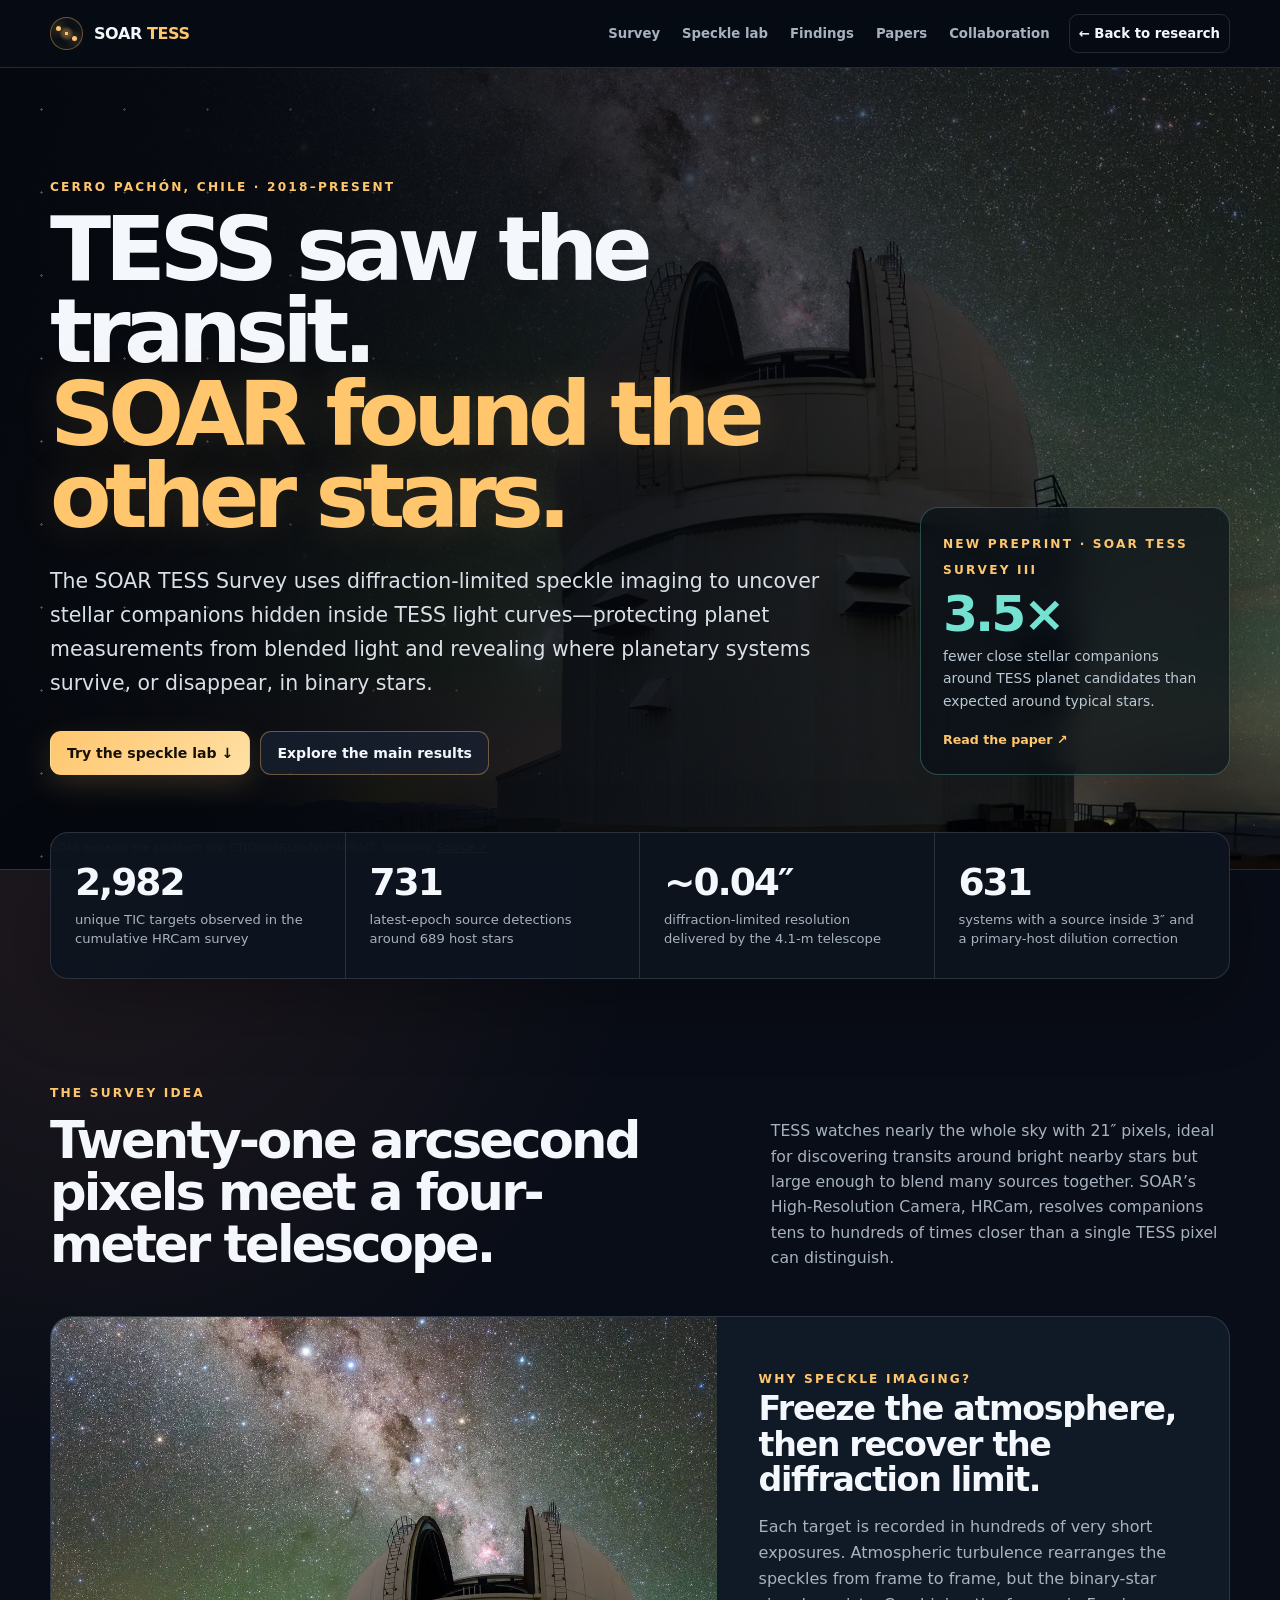
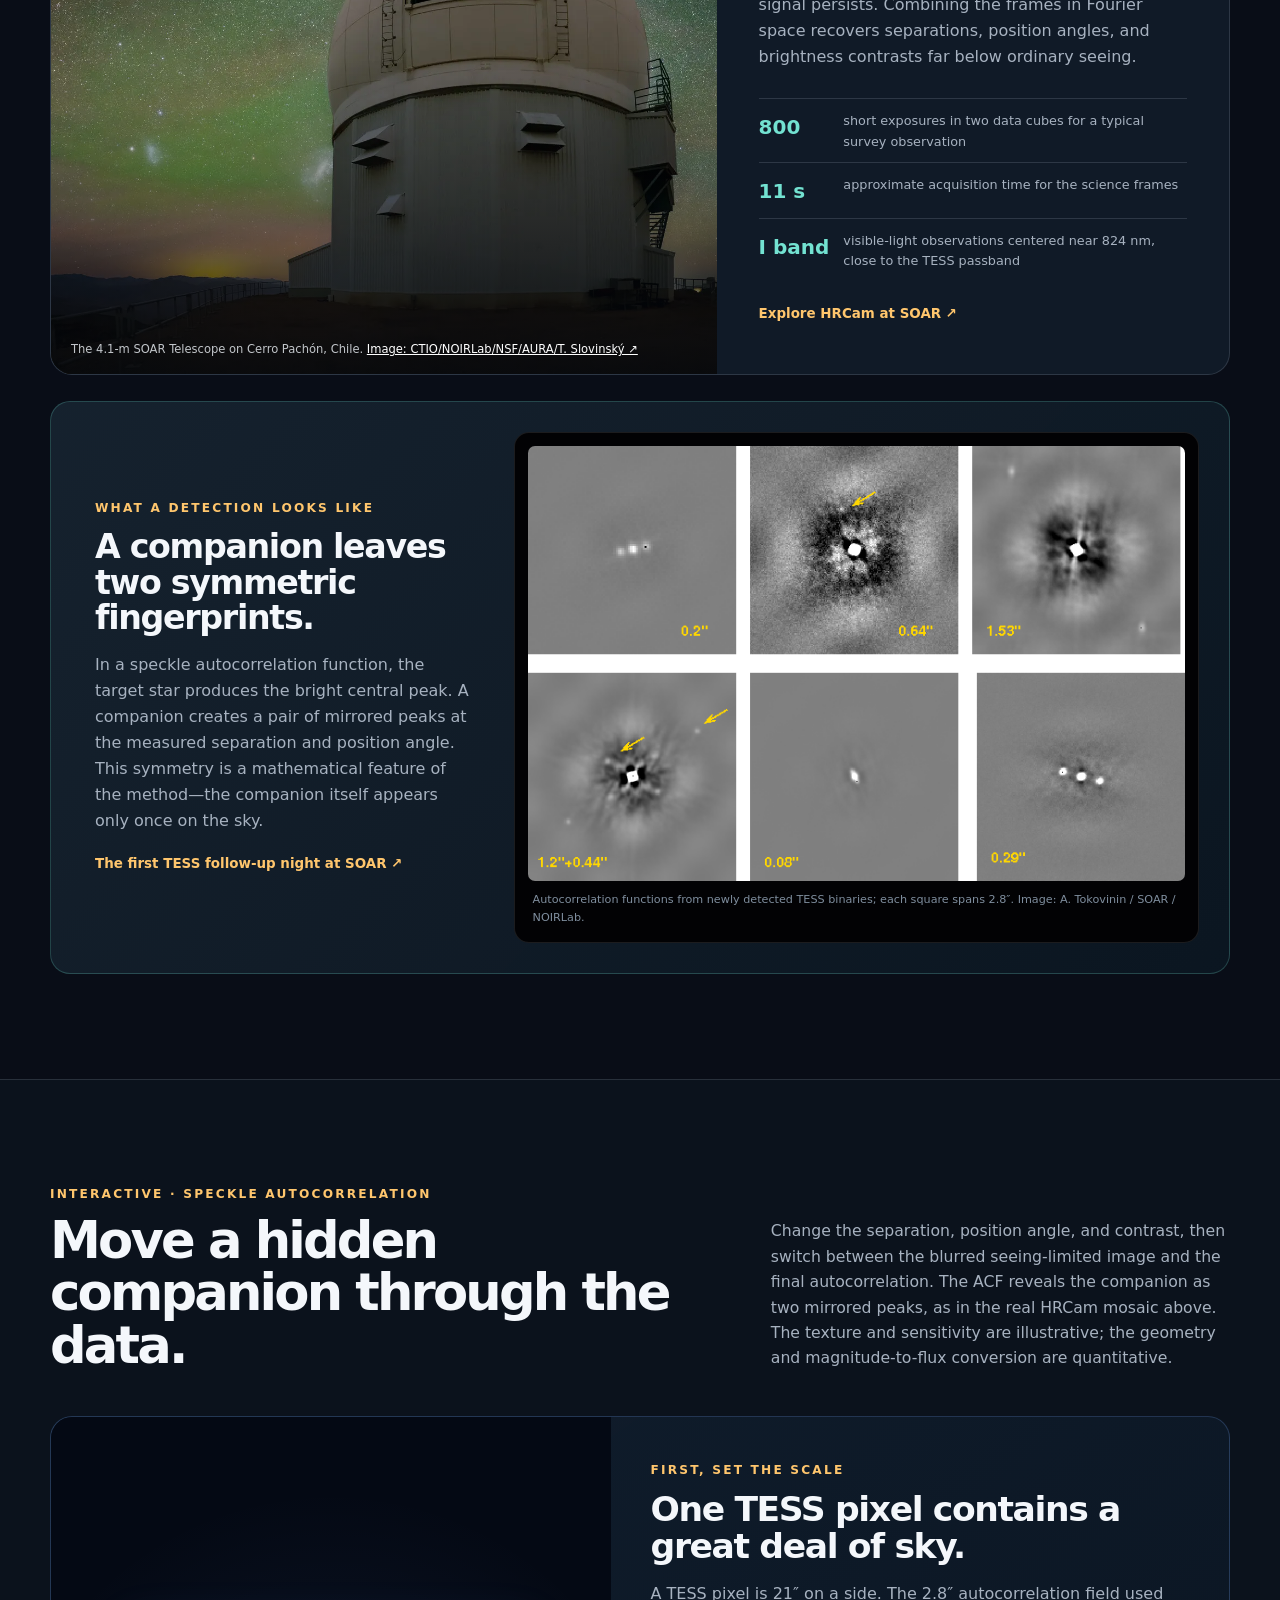
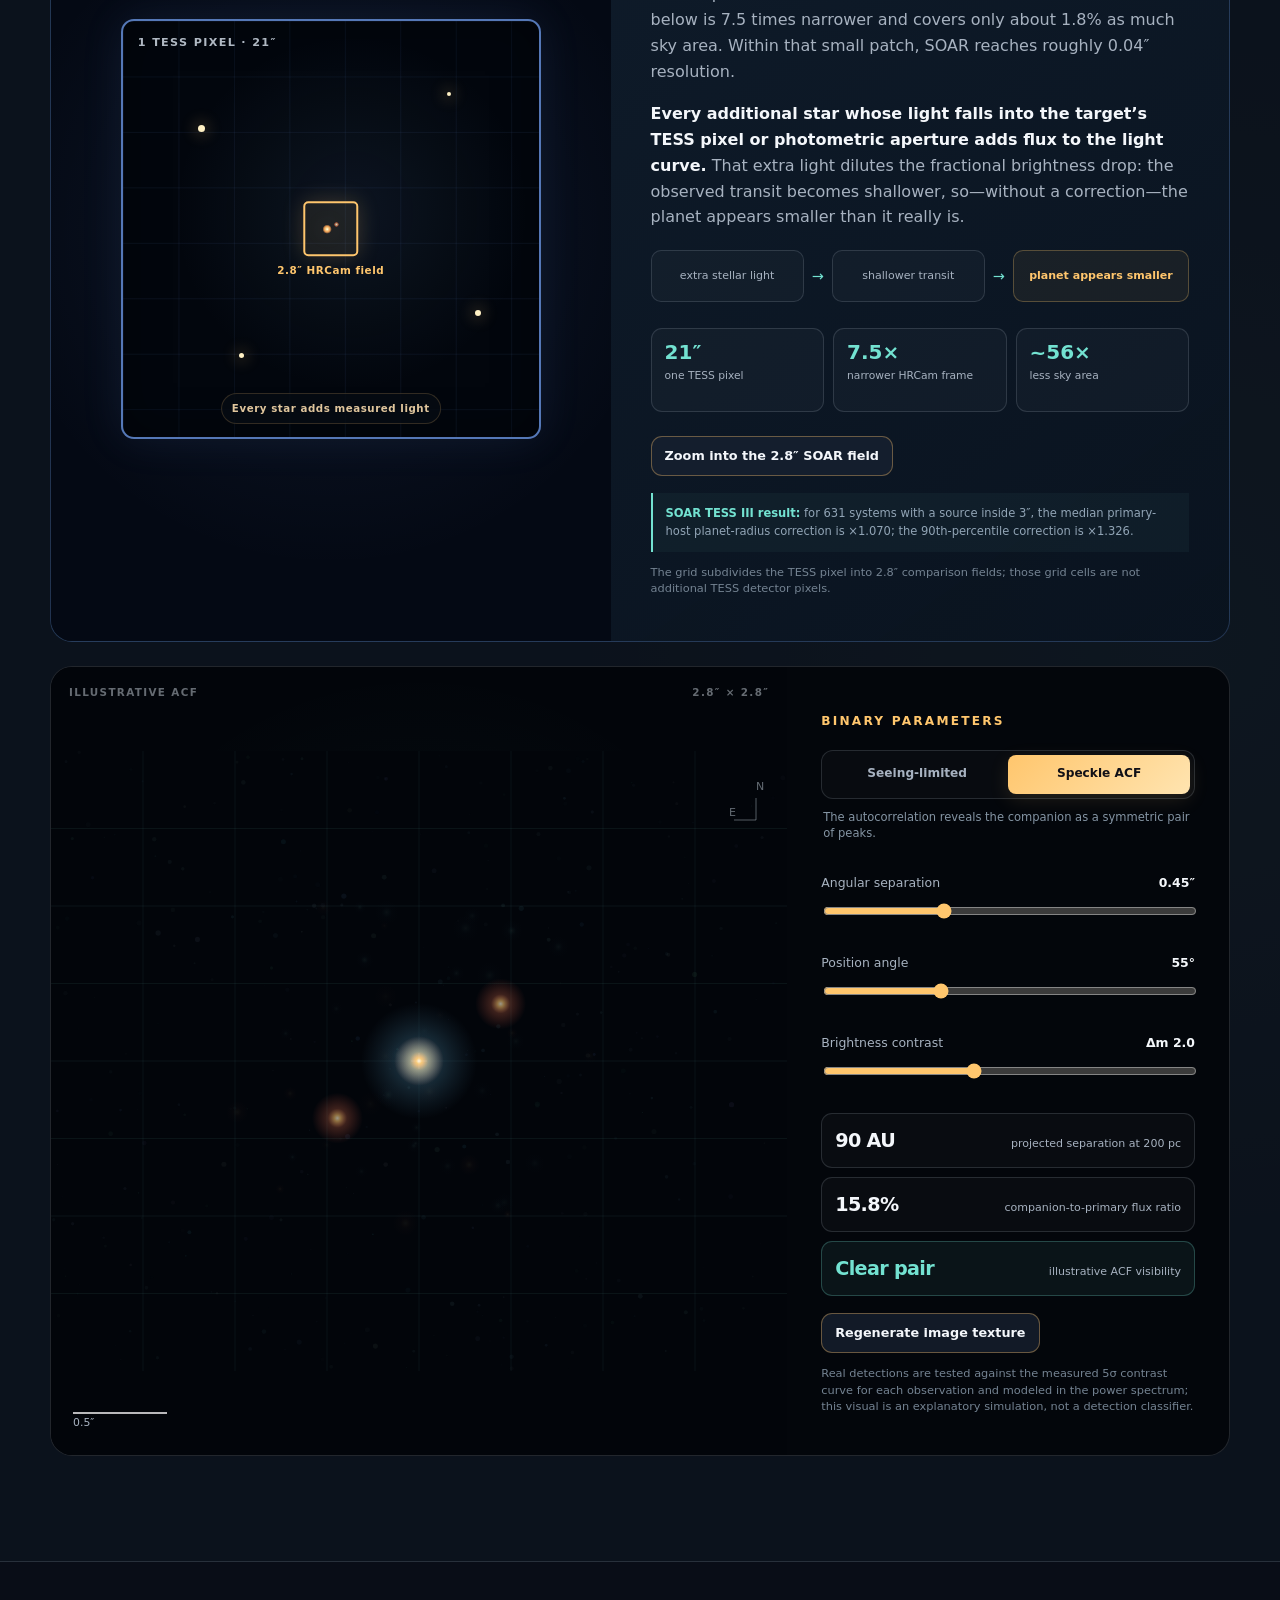
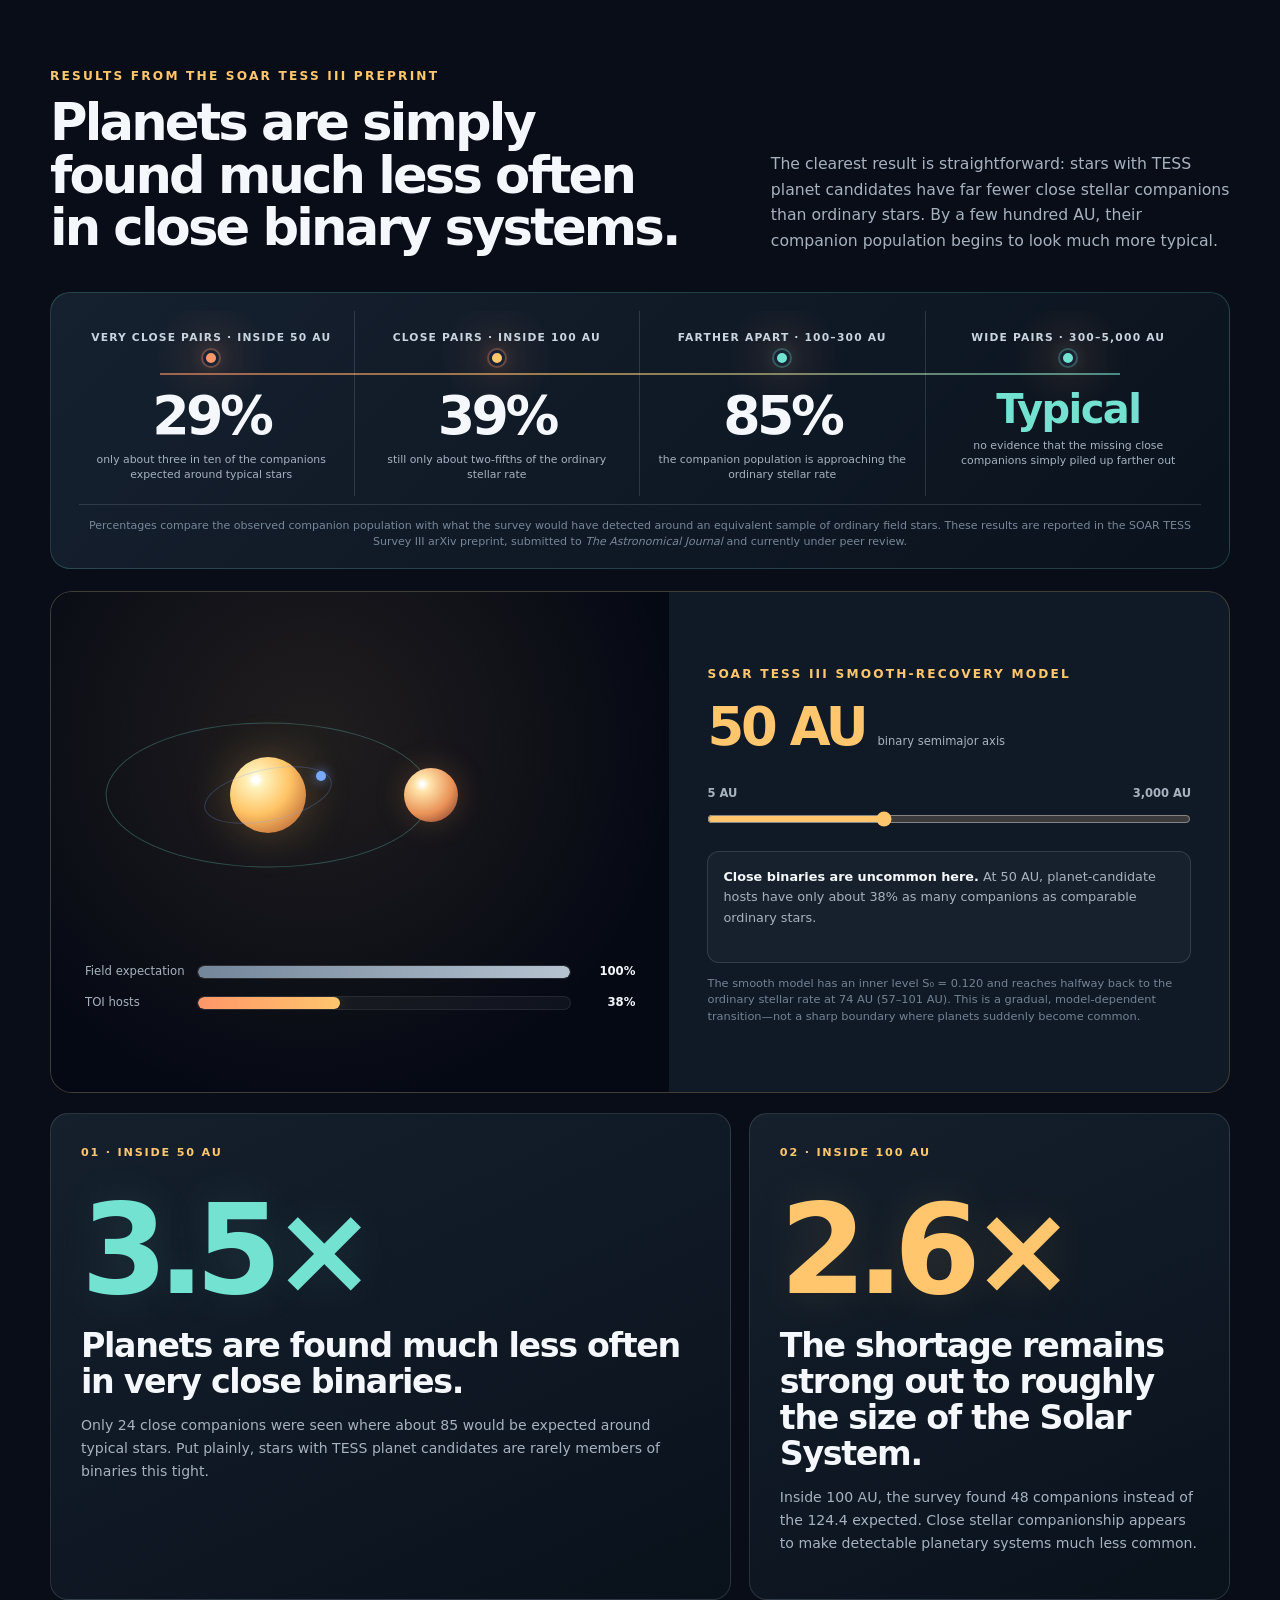
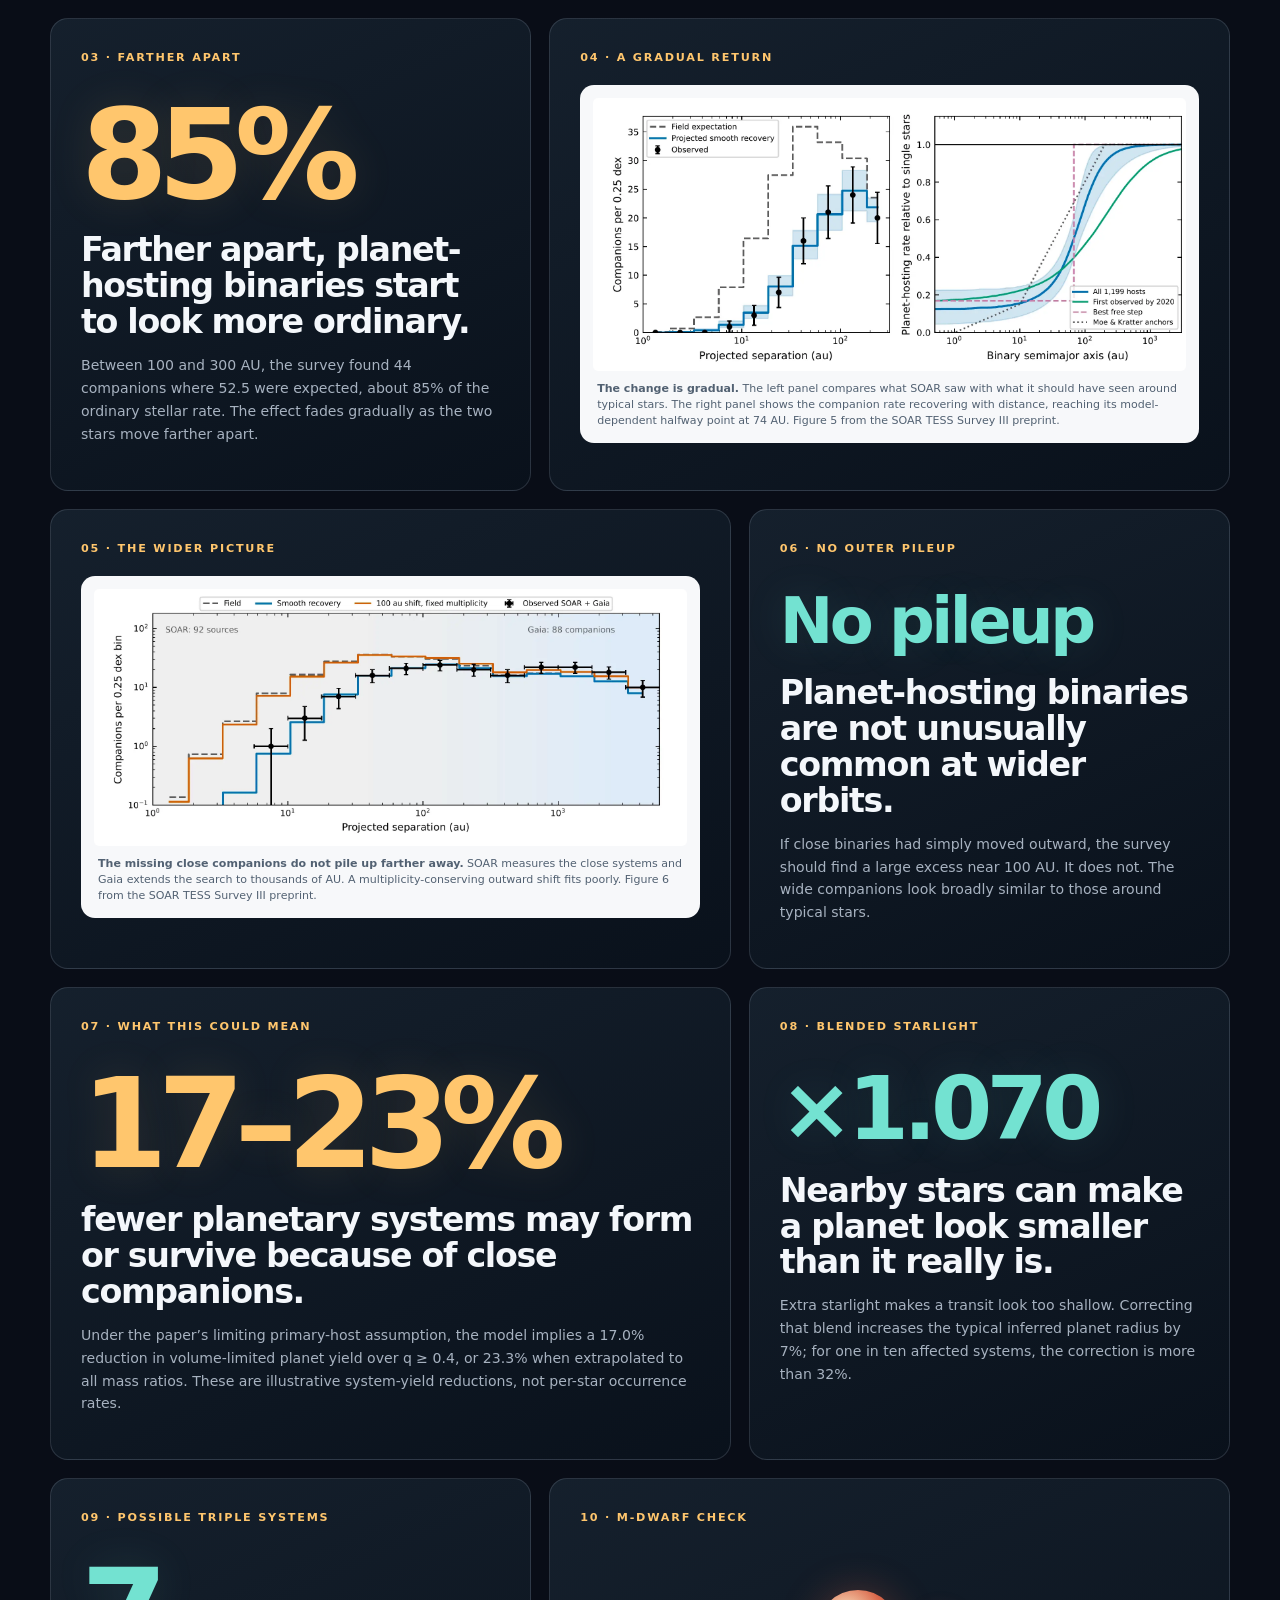
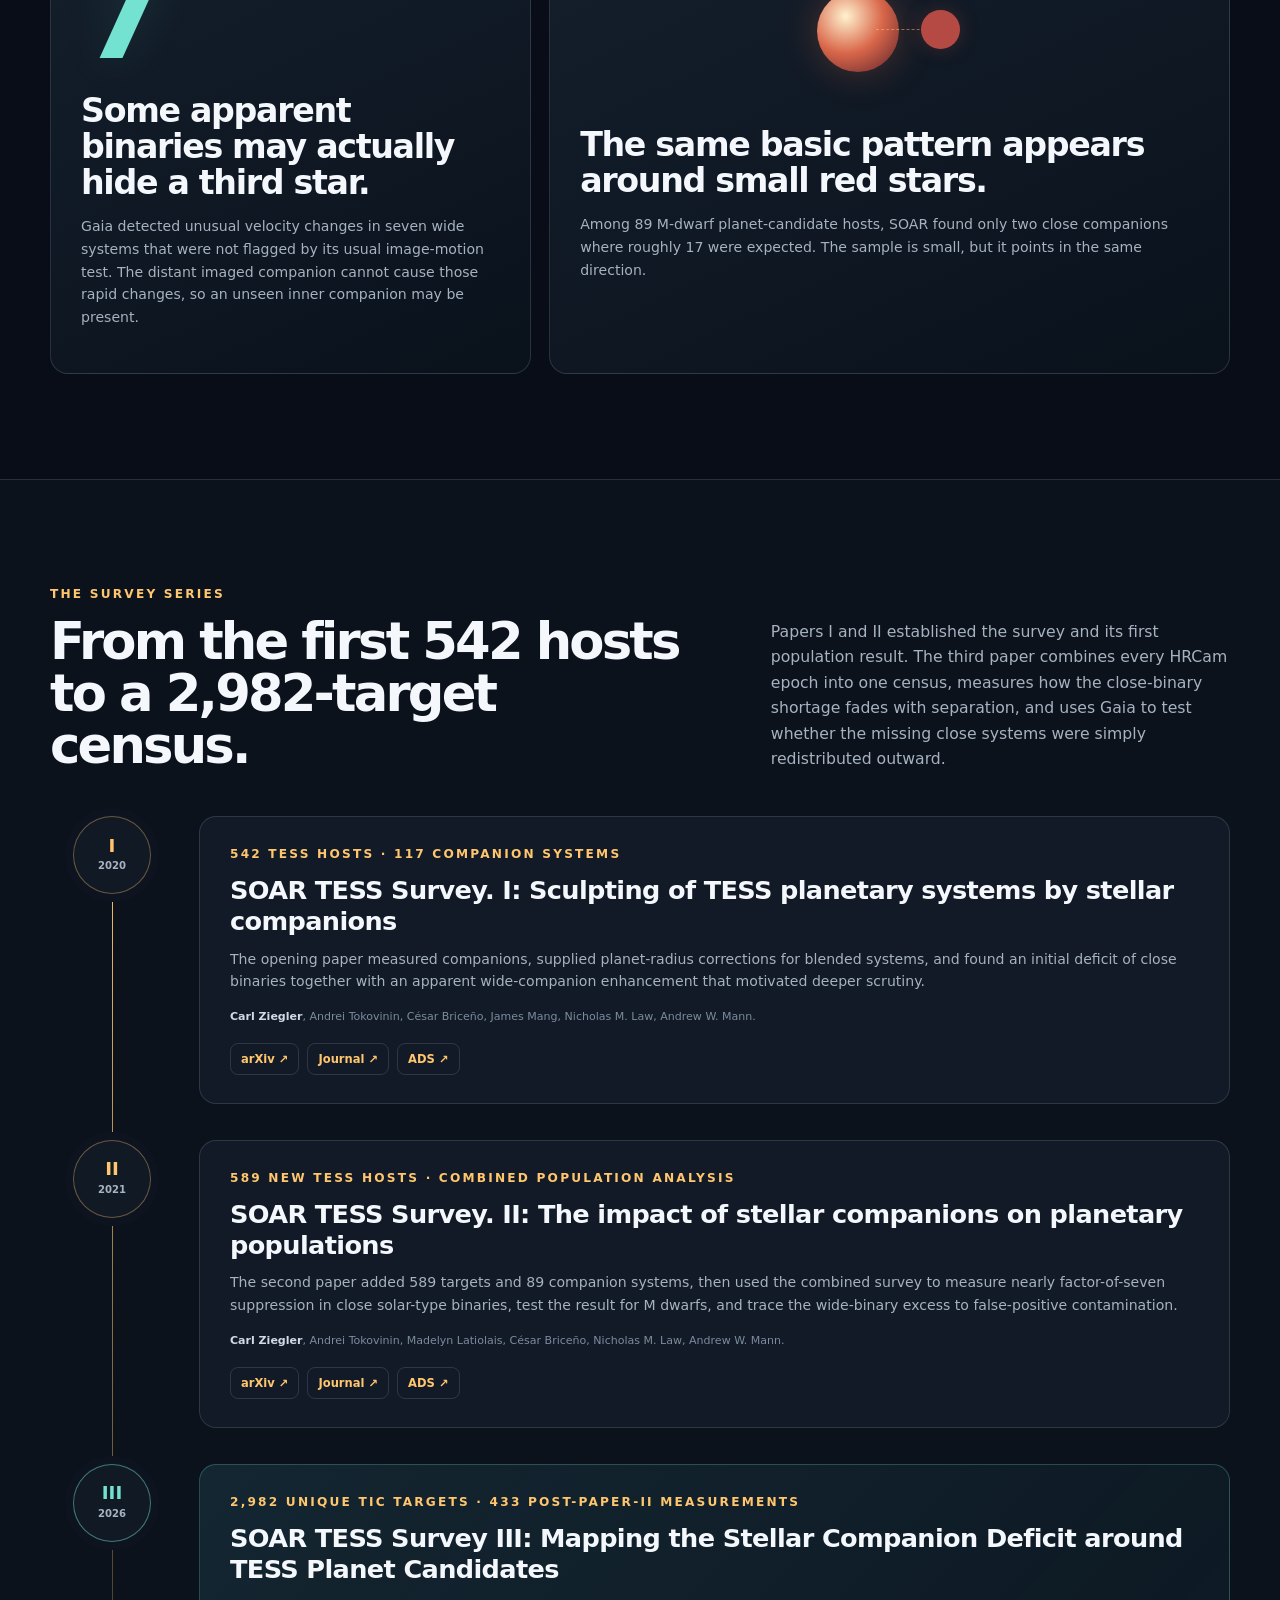
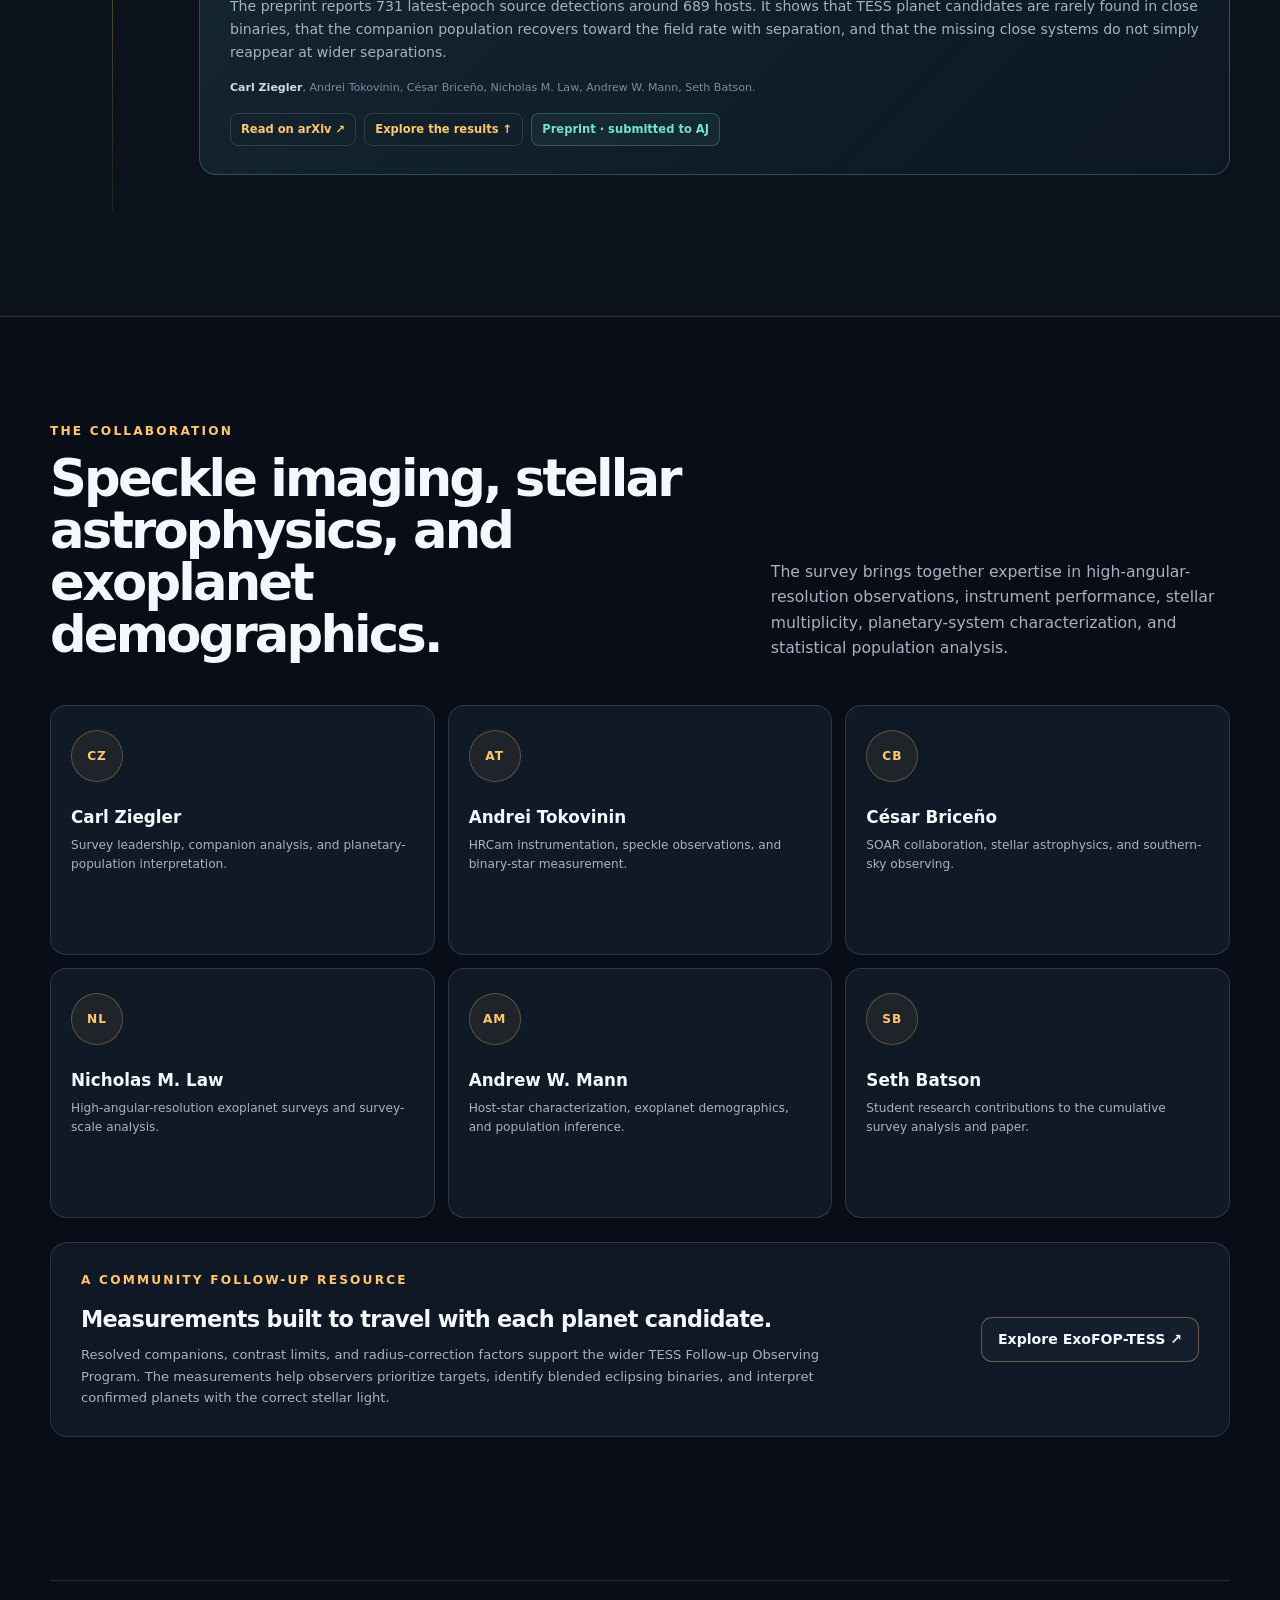
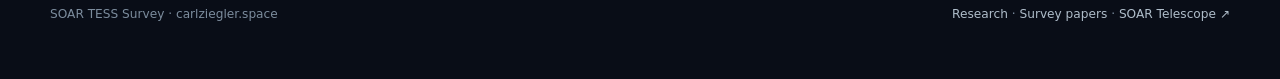
<file: soar-tess/index.html>
<!DOCTYPE html>
<html lang="en">
<head>
  <meta charset="utf-8">
  <meta name="viewport" content="width=device-width,initial-scale=1">
  <meta name="description" content="The cumulative SOAR TESS Survey: 2,982 targets, 731 resolved-source detections, transit-dilution corrections, and the measured recovery of companion frequency with binary separation.">
  <meta name="theme-color" content="#090d17">
  <link rel="canonical" href="https://carlziegler.space/soar-tess/">
  <link rel="icon" href="../images/telescope.png" type="image/png">
  <link rel="stylesheet" href="assets/soar-tess.css?v=20261007-1">
  <title>SOAR TESS Survey</title>
</head>
<body>
  <a class="skip-link" href="#main">Skip to content</a>

  <nav class="site-nav" aria-label="SOAR TESS Survey navigation">
    <div class="wrap nav-inner">
      <a class="brand" href="./"><span class="brand-speckle" aria-hidden="true"></span><span>SOAR <b>TESS</b></span></a>
      <div class="nav-links">
        <a href="#survey">Survey</a>
        <a href="#speckle">Speckle lab</a>
        <a href="#results">Findings</a>
        <a href="#papers">Papers</a>
        <a href="#team">Collaboration</a>
        <a class="back" href="../#research">← Back to research</a>
      </div>
    </div>
  </nav>

  <header class="hero">
    <div class="hero-sky" aria-hidden="true"></div>
    <div class="hero-stars" aria-hidden="true"></div>
    <div class="wrap hero-grid">
      <div class="hero-copy reveal visible">
        <p class="kicker">Cerro Pachón, Chile · 2018–present</p>
        <h1>TESS saw the transit.<br><em>SOAR found the other stars.</em></h1>
        <p class="hero-lede">The SOAR TESS Survey uses diffraction-limited speckle imaging to uncover stellar companions hidden inside TESS light curves—protecting planet measurements from blended light and revealing where planetary systems survive, or disappear, in binary stars.</p>
        <div class="hero-actions">
          <a class="button primary" href="#speckle">Try the speckle lab ↓</a>
          <a class="button" href="#results">Explore the main results</a>
        </div>
      </div>
      <aside class="hero-note reveal visible" aria-label="Cumulative survey summary">
        <span class="eyebrow">New preprint · SOAR TESS Survey III</span>
        <strong>3.5×</strong>
        <p>fewer close stellar companions around TESS planet candidates than expected around typical stars.</p>
        <a href="https://arxiv.org/abs/2608.26250" target="_blank" rel="noopener">Read the paper ↗</a>
      </aside>
    </div>
    <div class="wrap hero-credit">SOAR beneath the southern sky: CTIO/NOIRLab/NSF/AURA/T. Slovinský. <a href="https://noirlab.edu/public/images/iotw2411a/" target="_blank" rel="noopener">Source ↗</a></div>
  </header>

  <main id="main">
    <section class="wrap stats reveal" aria-label="Survey at a glance">
      <div class="stat"><strong>2,982</strong><span>unique TIC targets observed in the cumulative HRCam survey</span></div>
      <div class="stat"><strong>731</strong><span>latest-epoch source detections around 689 host stars</span></div>
      <div class="stat"><strong>~0.04″</strong><span>diffraction-limited resolution delivered by the 4.1-m telescope</span></div>
      <div class="stat"><strong>631</strong><span>systems with a source inside 3″ and a primary-host dilution correction</span></div>
    </section>

    <section class="section" id="survey">
      <div class="wrap">
        <div class="section-head reveal">
          <div><p class="kicker">The survey idea</p><h2>Twenty-one arcsecond pixels meet a four-meter telescope.</h2></div>
          <p>TESS watches nearly the whole sky with 21″ pixels, ideal for discovering transits around bright nearby stars but large enough to blend many sources together. SOAR’s High-Resolution Camera, HRCam, resolves companions tens to hundreds of times closer than a single TESS pixel can distinguish.</p>
        </div>

        <div class="instrument-story reveal">
          <figure class="instrument-photo">
            <img src="images/soar-night.webp" alt="The SOAR Telescope dome open beneath the Milky Way on Cerro Pachón in Chile" width="1600" height="1200" loading="lazy">
            <figcaption>The 4.1-m SOAR Telescope on Cerro Pachón, Chile. <a href="https://noirlab.edu/public/images/iotw2411a/" target="_blank" rel="noopener">Image: CTIO/NOIRLab/NSF/AURA/T. Slovinský ↗</a></figcaption>
          </figure>
          <div class="instrument-copy">
            <span class="eyebrow">Why speckle imaging?</span>
            <h3>Freeze the atmosphere, then recover the diffraction limit.</h3>
            <p>Each target is recorded in hundreds of very short exposures. Atmospheric turbulence rearranges the speckles from frame to frame, but the binary-star signal persists. Combining the frames in Fourier space recovers separations, position angles, and brightness contrasts far below ordinary seeing.</p>
            <div class="mini-specs">
              <div><b>800</b><span>short exposures in two data cubes for a typical survey observation</span></div>
              <div><b>11 s</b><span>approximate acquisition time for the science frames</span></div>
              <div><b>I band</b><span>visible-light observations centered near 824 nm, close to the TESS passband</span></div>
            </div>
            <a class="text-link" href="https://noirlab.edu/science/programs/ctio/instruments/visitor-instruments/HRCam" target="_blank" rel="noopener">Explore HRCam at SOAR ↗</a>
          </div>
        </div>

        <div class="acf-story reveal">
          <div class="acf-copy">
            <p class="kicker">What a detection looks like</p>
            <h3>A companion leaves two symmetric fingerprints.</h3>
            <p>In a speckle autocorrelation function, the target star produces the bright central peak. A companion creates a pair of mirrored peaks at the measured separation and position angle. This symmetry is a mathematical feature of the method—the companion itself appears only once on the sky.</p>
            <a class="text-link" href="https://noirlab.edu/science/programs/ctio/telescopes/soar-telescope/news/tess-follow-soar" target="_blank" rel="noopener">The first TESS follow-up night at SOAR ↗</a>
          </div>
          <figure class="acf-figure">
            <img src="images/hrcam-mosaic.png" alt="Mosaic of HRCam speckle autocorrelation functions showing symmetric peaks from newly detected stellar companions to TESS planet-candidate hosts" width="710" height="470" loading="lazy">
            <figcaption>Autocorrelation functions from newly detected TESS binaries; each square spans 2.8″. Image: A. Tokovinin / SOAR / NOIRLab.</figcaption>
          </figure>
        </div>
      </div>
    </section>

    <section class="section alt" id="speckle">
      <div class="wrap">
        <div class="section-head reveal">
          <div><p class="kicker">Interactive · speckle autocorrelation</p><h2>Move a hidden companion through the data.</h2></div>
          <p>Change the separation, position angle, and contrast, then switch between the blurred seeing-limited image and the final autocorrelation. The ACF reveals the companion as two mirrored peaks, as in the real HRCam mosaic above. The texture and sensitivity are illustrative; the geometry and magnitude-to-flux conversion are quantitative.</p>
        </div>

        <div class="tess-scale-card reveal">
          <div class="tess-scale-visual" id="tess-scale-visual">
            <div class="tess-pixel" id="tess-pixel" role="img" aria-label="Scale comparison showing a 2.8 arcsecond HRCam field inside one 21 arcsecond TESS pixel">
              <div class="comparison-grid" aria-hidden="true"></div>
              <span class="field-star star-one" aria-hidden="true"></span>
              <span class="field-star star-two" aria-hidden="true"></span>
              <span class="field-star star-three" aria-hidden="true"></span>
              <span class="field-star star-four" aria-hidden="true"></span>
              <span class="tess-pixel-label">1 TESS pixel · 21″</span>
              <span class="added-light-label">Every star adds measured light</span>
              <div class="soar-footprint" aria-hidden="true">
                <span class="zoom-star zoom-primary"></span>
                <span class="zoom-star zoom-companion"></span>
                <em>2.8″ HRCam field</em>
              </div>
            </div>
          </div>
          <div class="tess-scale-copy">
            <p class="kicker">First, set the scale</p>
            <h3>One TESS pixel contains a great deal of sky.</h3>
            <p>A TESS pixel is 21″ on a side. The 2.8″ autocorrelation field used below is 7.5 times narrower and covers only about 1.8% as much sky area. Within that small patch, SOAR reaches roughly 0.04″ resolution.</p>
            <p><strong>Every additional star whose light falls into the target’s TESS pixel or photometric aperture adds flux to the light curve.</strong> That extra light dilutes the fractional brightness drop: the observed transit becomes shallower, so—without a correction—the planet appears smaller than it really is.</p>
            <div class="dilution-flow" aria-label="Extra stellar light makes the measured transit shallower and the inferred planet smaller">
              <span>extra stellar light</span><i aria-hidden="true">→</i><span>shallower transit</span><i aria-hidden="true">→</i><b>planet appears smaller</b>
            </div>
            <div class="scale-facts">
              <div><strong>21″</strong><span>one TESS pixel</span></div>
              <div><strong>7.5×</strong><span>narrower HRCam frame</span></div>
              <div><strong>~56×</strong><span>less sky area</span></div>
            </div>
            <button class="button compact" id="tess-zoom" type="button" aria-pressed="false">Zoom into the 2.8″ SOAR field</button>
            <p class="paper3-scale-note"><strong>SOAR TESS III result:</strong> for 631 systems with a source inside 3″, the median primary-host planet-radius correction is ×1.070; the 90th-percentile correction is ×1.326.</p>
            <p class="microcopy">The grid subdivides the TESS pixel into 2.8″ comparison fields; those grid cells are not additional TESS detector pixels.</p>
          </div>
        </div>

        <div class="speckle-lab reveal">
          <div class="speckle-stage">
            <canvas id="acf-canvas" width="760" height="620" role="img" aria-label="Interactive illustrative speckle autocorrelation function with a central target peak and two mirrored companion peaks"></canvas>
            <div class="canvas-label"><span id="canvas-mode-label">Illustrative ACF</span><span>2.8″ × 2.8″</span></div>
            <div class="scale-bar" aria-hidden="true"><i></i><span>0.5″</span></div>
          </div>
          <div class="speckle-controls">
            <span class="eyebrow">Binary parameters</span>
            <div class="view-switch" role="group" aria-label="Choose the image view">
              <button class="view-button" id="view-seeing" type="button" aria-pressed="false">Seeing-limited</button>
              <button class="view-button active" id="view-acf" type="button" aria-pressed="true">Speckle ACF</button>
            </div>
            <p class="view-description" id="view-description" aria-live="polite">The autocorrelation reveals the companion as a symmetric pair of peaks.</p>
            <div class="control-group">
              <label for="acf-separation">Angular separation <b id="acf-separation-value">0.45″</b></label>
              <input id="acf-separation" type="range" min="0.08" max="1.25" value="0.45" step="0.01">
            </div>
            <div class="control-group">
              <label for="acf-angle">Position angle <b id="acf-angle-value">55°</b></label>
              <input id="acf-angle" type="range" min="0" max="179" value="55" step="1">
            </div>
            <div class="control-group">
              <label for="acf-contrast">Brightness contrast <b id="acf-contrast-value">Δm 2.0</b></label>
              <input id="acf-contrast" type="range" min="0" max="5" value="2" step="0.1">
            </div>
            <div class="lab-results">
              <div><strong id="acf-projected">90 AU</strong><span>projected separation at 200 pc</span></div>
              <div><strong id="acf-flux">15.8%</strong><span>companion-to-primary flux ratio</span></div>
              <div class="accent-result"><strong id="acf-state">Clear pair</strong><span id="acf-state-label">illustrative ACF visibility</span></div>
            </div>
            <button class="button compact" id="acf-refresh" type="button">Regenerate image texture</button>
            <p class="microcopy">Real detections are tested against the measured 5σ contrast curve for each observation and modeled in the power spectrum; this visual is an explanatory simulation, not a detection classifier.</p>
          </div>
        </div>
      </div>
    </section>

    <section class="section" id="results">
      <div class="wrap">
        <div class="section-head reveal">
          <div><p class="kicker">Results from the SOAR TESS III preprint</p><h2>Planets are simply found much less often in close binary systems.</h2></div>
          <p>The clearest result is straightforward: stars with TESS planet candidates have far fewer close stellar companions than ordinary stars. By a few hundred AU, their companion population begins to look much more typical.</p>
        </div>

        <div class="recovery-overview reveal" aria-label="Observed companion frequency relative to the field model across separation">
          <div class="recovery-grid">
            <article class="recovery-stop deep"><span>Very close pairs · inside 50 AU</span><strong>29%</strong><p>only about three in ten of the companions expected around typical stars</p></article>
            <article class="recovery-stop deep-mid"><span>Close pairs · inside 100 AU</span><strong>39%</strong><p>still only about two-fifths of the ordinary stellar rate</p></article>
            <article class="recovery-stop recovering"><span>Farther apart · 100–300 AU</span><strong>85%</strong><p>the companion population is approaching the ordinary stellar rate</p></article>
            <article class="recovery-stop wide"><span>Wide pairs · 300–5,000 AU</span><strong>Typical</strong><p>no evidence that the missing close companions simply piled up farther out</p></article>
          </div>
          <p class="recovery-note">Percentages compare the observed companion population with what the survey would have detected around an equivalent sample of ordinary field stars. These results are reported in the SOAR TESS Survey III arXiv preprint, submitted to <em>The Astronomical Journal</em> and currently under peer review.</p>
        </div>

        <div class="suppression-lab reveal">
          <div class="suppression-visual">
            <div class="orbit-system" id="orbit-system" aria-hidden="true">
              <span class="system-star primary-star"></span>
              <span class="orbit-ring"></span>
              <span class="system-star companion-star"></span>
              <span class="planet-orbit"></span>
              <span class="planet"></span>
            </div>
            <div class="suppression-meter" role="img" aria-label="Conditional relative frequency of companions around TESS Objects of Interest compared with field binaries">
              <div class="meter-row"><span>Field expectation</span><i><b></b></i><strong>100%</strong></div>
              <div class="meter-row observed"><span>TOI hosts</span><i><b id="host-meter"></b></i><strong id="host-percent">34%</strong></div>
            </div>
          </div>
          <div class="suppression-controls">
            <span class="eyebrow">SOAR TESS III smooth-recovery model</span>
            <div class="readout"><strong id="binary-distance">50 AU</strong><span>binary semimajor axis</span></div>
            <label for="binary-separation"><span>5 AU</span><span>3,000 AU</span></label>
            <input id="binary-separation" type="range" min="0" max="1000" value="360" step="1">
            <div class="model-callout" id="model-callout"><b>Close binaries are uncommon here.</b> At 50 AU, planet-candidate hosts have only about one-third as many companions as comparable ordinary stars.</div>
            <p class="microcopy">The smooth model has an inner level S₀ = 0.120 and reaches halfway back to the ordinary stellar rate at 74 AU (57–101 AU). This is a gradual, model-dependent transition—not a sharp boundary where planets suddenly become common.</p>
          </div>
        </div>

        <div class="finding-grid">
          <article class="finding-card big reveal">
            <div class="card-number">01 · Inside 50 AU</div>
            <div class="impact-number">3.5×</div>
            <h3>Planets are found much less often in very close binaries.</h3>
            <p>Only 24 close companions were seen where about 85 would be expected around typical stars. Put plainly, stars with TESS planet candidates are rarely members of binaries this tight.</p>
          </article>

          <article class="finding-card reveal">
            <div class="card-number">02 · Inside 100 AU</div>
            <div class="impact-number gold">2.6×</div>
            <h3>The shortage remains strong out to roughly the size of the Solar System.</h3>
            <p>Inside 100 AU, the survey found 48 companions instead of the 124.4 expected. Close stellar companionship appears to make detectable planetary systems much less common.</p>
          </article>

          <article class="finding-card reveal">
            <div class="card-number">03 · Farther apart</div>
            <div class="impact-number gold">85%</div>
            <h3>Farther apart, planet-hosting binaries start to look more ordinary.</h3>
            <p>Between 100 and 300 AU, the survey found 44 companions where 52.5 were expected, about 85% of the ordinary stellar rate. The effect fades gradually as the two stars move farther apart.</p>
          </article>

          <article class="finding-card big figure-card reveal">
            <div class="card-number">04 · A gradual return</div>
            <figure class="result-figure">
              <img src="images/soar-tess-iii-recovery.webp" alt="SOAR TESS III plots showing the shortage of close stellar companions and their gradual return toward the normal stellar rate at wider separations" width="1800" height="830" loading="lazy">
              <figcaption><strong>The change is gradual.</strong> The left panel compares what SOAR saw with what it should have seen around typical stars. The right panel shows the companion rate recovering with distance, reaching its model-dependent halfway point at 74 AU. Figure 5 from the SOAR TESS Survey III preprint.</figcaption>
            </figure>
          </article>

          <article class="finding-card big figure-card reveal">
            <div class="card-number">05 · The wider picture</div>
            <figure class="result-figure">
              <img src="images/soar-tess-iii-soar-gaia.webp" alt="SOAR TESS III comparison showing that the missing close companions are not redistributed to wider separations" width="1800" height="780" loading="lazy">
              <figcaption><strong>The missing close companions do not pile up farther away.</strong> SOAR measures the close systems and Gaia extends the search to thousands of AU. A multiplicity-conserving outward shift fits poorly. Figure 6 from the SOAR TESS Survey III preprint.</figcaption>
            </figure>
          </article>

          <article class="finding-card reveal">
            <div class="card-number">06 · No outer pileup</div>
            <div class="impact-number model-number">No pileup</div>
            <h3>Planet-hosting binaries are not unusually common at wider orbits.</h3>
            <p>If close binaries had simply moved outward, the survey should find a large excess near 100 AU. It does not. The wide companions look broadly similar to those around typical stars.</p>
          </article>

          <article class="finding-card big reveal">
            <div class="card-number">07 · What this could mean</div>
            <div class="impact-number gold">17–23%</div>
            <h3>fewer planetary systems may form or survive because of close companions.</h3>
            <p>Under the paper’s limiting primary-host assumption, the model implies a 17.0% reduction in volume-limited planet yield over q ≥ 0.4, or 23.3% when extrapolated to all mass ratios. These are illustrative system-yield reductions, not per-star occurrence rates.</p>
          </article>

          <article class="finding-card reveal">
            <div class="card-number">08 · Blended starlight</div>
            <div class="impact-number compact-number">×1.070</div>
            <h3>Nearby stars can make a planet look smaller than it really is.</h3>
            <p>Extra starlight makes a transit look too shallow. Correcting that blend increases the typical inferred planet radius by 7%; for one in ten affected systems, the correction is more than 32%.</p>
          </article>

          <article class="finding-card reveal">
            <div class="card-number">09 · Possible triple systems</div>
            <div class="impact-number">7</div>
            <h3>Some apparent binaries may actually hide a third star.</h3>
            <p>Gaia detected unusual velocity changes in seven wide systems that were not flagged by its usual image-motion test. The distant imaged companion cannot cause those rapid changes, so an unseen inner companion may be present.</p>
          </article>

          <article class="finding-card big reveal">
            <div class="card-number">10 · M-dwarf check</div>
            <div class="mdwarf-viz" aria-hidden="true"><span></span><i></i><b></b></div>
            <h3>The same basic pattern appears around small red stars.</h3>
            <p>Among 89 M-dwarf planet-candidate hosts, SOAR found only two close companions where roughly 17 were expected. The sample is small, but it points in the same direction.</p>
          </article>
        </div>
      </div>
    </section>

    <section class="section alt" id="papers">
      <div class="wrap">
        <div class="section-head reveal">
          <div><p class="kicker">The survey series</p><h2>From the first 542 hosts to a 2,982-target census.</h2></div>
          <p>Papers I and II established the survey and its first population result. The third paper combines every HRCam epoch into one census, measures how the close-binary shortage fades with separation, and uses Gaia to test whether the missing close systems were simply redistributed outward.</p>
        </div>

        <div class="paper-timeline">
          <article class="paper reveal">
            <div class="paper-index"><span>I</span><b>2020</b></div>
            <div class="paper-copy">
              <p class="eyebrow">542 TESS hosts · 117 companion systems</p>
              <h3>SOAR TESS Survey. I: Sculpting of TESS planetary systems by stellar companions</h3>
              <p>The opening paper measured companions, supplied planet-radius corrections for blended systems, and found an initial deficit of close binaries together with an apparent wide-companion enhancement that motivated deeper scrutiny.</p>
              <p class="authors"><strong>Carl Ziegler</strong>, Andrei Tokovinin, César Briceño, James Mang, Nicholas M. Law, Andrew W. Mann.</p>
              <div class="paper-links"><a href="https://arxiv.org/abs/1908.10871" target="_blank" rel="noopener">arXiv ↗</a><a href="https://doi.org/10.3847/1538-3881/ab55e9" target="_blank" rel="noopener">Journal ↗</a><a href="https://ui.adsabs.harvard.edu/abs/2020AJ....159...19Z/abstract" target="_blank" rel="noopener">ADS ↗</a></div>
            </div>
          </article>

          <article class="paper reveal">
            <div class="paper-index"><span>II</span><b>2021</b></div>
            <div class="paper-copy">
              <p class="eyebrow">589 new TESS hosts · combined population analysis</p>
              <h3>SOAR TESS Survey. II: The impact of stellar companions on planetary populations</h3>
              <p>The second paper added 589 targets and 89 companion systems, then used the combined survey to measure nearly factor-of-seven suppression in close solar-type binaries, test the result for M dwarfs, and trace the wide-binary excess to false-positive contamination.</p>
              <p class="authors"><strong>Carl Ziegler</strong>, Andrei Tokovinin, Madelyn Latiolais, César Briceño, Nicholas M. Law, Andrew W. Mann.</p>
              <div class="paper-links"><a href="https://arxiv.org/abs/2103.12076" target="_blank" rel="noopener">arXiv ↗</a><a href="https://doi.org/10.3847/1538-3881/ac17f6" target="_blank" rel="noopener">Journal ↗</a><a href="https://ui.adsabs.harvard.edu/abs/2021AJ....162..192Z/abstract" target="_blank" rel="noopener">ADS ↗</a></div>
            </div>
          </article>

          <article class="paper featured reveal">
            <div class="paper-index"><span>III</span><b>2026</b></div>
            <div class="paper-copy">
              <p class="eyebrow">2,982 unique TIC targets · 433 post-Paper-II measurements</p>
              <h3>SOAR TESS Survey III: Mapping the Stellar Companion Deficit around TESS Planet Candidates</h3>
              <p>The preprint reports 731 latest-epoch source detections around 689 hosts. It shows that TESS planet candidates are rarely found in close binaries, that the companion population recovers toward the field rate with separation, and that the missing close systems do not simply reappear at wider separations.</p>
              <p class="authors"><strong>Carl Ziegler</strong>, Andrei Tokovinin, César Briceño, Nicholas M. Law, Andrew W. Mann, Seth Batson.</p>
              <div class="paper-links"><a href="https://arxiv.org/abs/2608.26250" target="_blank" rel="noopener">Read on arXiv ↗</a><a href="#results">Explore the results ↑</a><span class="draft-badge">Preprint · submitted to AJ</span></div>
            </div>
          </article>
        </div>
      </div>
    </section>

    <section class="section" id="team">
      <div class="wrap">
        <div class="section-head reveal">
          <div><p class="kicker">The collaboration</p><h2>Speckle imaging, stellar astrophysics, and exoplanet demographics.</h2></div>
          <p>The survey brings together expertise in high-angular-resolution observations, instrument performance, stellar multiplicity, planetary-system characterization, and statistical population analysis.</p>
        </div>
        <div class="team-grid reveal">
          <article class="person"><span>CZ</span><h3>Carl Ziegler</h3><p>Survey leadership, companion analysis, and planetary-population interpretation.</p></article>
          <article class="person"><span>AT</span><h3>Andrei Tokovinin</h3><p>HRCam instrumentation, speckle observations, and binary-star measurement.</p></article>
          <article class="person"><span>CB</span><h3>César Briceño</h3><p>SOAR collaboration, stellar astrophysics, and southern-sky observing.</p></article>
          <article class="person"><span>NL</span><h3>Nicholas M. Law</h3><p>High-angular-resolution exoplanet surveys and survey-scale analysis.</p></article>
          <article class="person"><span>AM</span><h3>Andrew W. Mann</h3><p>Host-star characterization, exoplanet demographics, and population inference.</p></article>
          <article class="person"><span>SB</span><h3>Seth Batson</h3><p>Student research contributions to the cumulative survey analysis and paper.</p></article>
        </div>

        <aside class="legacy-card reveal" aria-label="SOAR TESS Survey community data">
          <div><p class="kicker">A community follow-up resource</p><h3>Measurements built to travel with each planet candidate.</h3><p>Resolved companions, contrast limits, and radius-correction factors support the wider TESS Follow-up Observing Program. The measurements help observers prioritize targets, identify blended eclipsing binaries, and interpret confirmed planets with the correct stellar light.</p></div>
          <a class="button" href="https://exofop.ipac.caltech.edu/tess/" target="_blank" rel="noopener">Explore ExoFOP-TESS ↗</a>
        </aside>
      </div>
    </section>
  </main>

  <footer class="footer">
    <div class="wrap footer-inner">
      <span>SOAR TESS Survey · carlziegler.space</span>
      <span><a href="../#research">Research</a> · <a href="#papers">Survey papers</a> · <a href="https://noirlab.edu/science/programs/ctio/telescopes/soar-telescope" target="_blank" rel="noopener">SOAR Telescope ↗</a></span>
    </div>
  </footer>

  <script src="assets/soar-tess.js?v=20260828-1"></script>
</body>
</html>
</file>
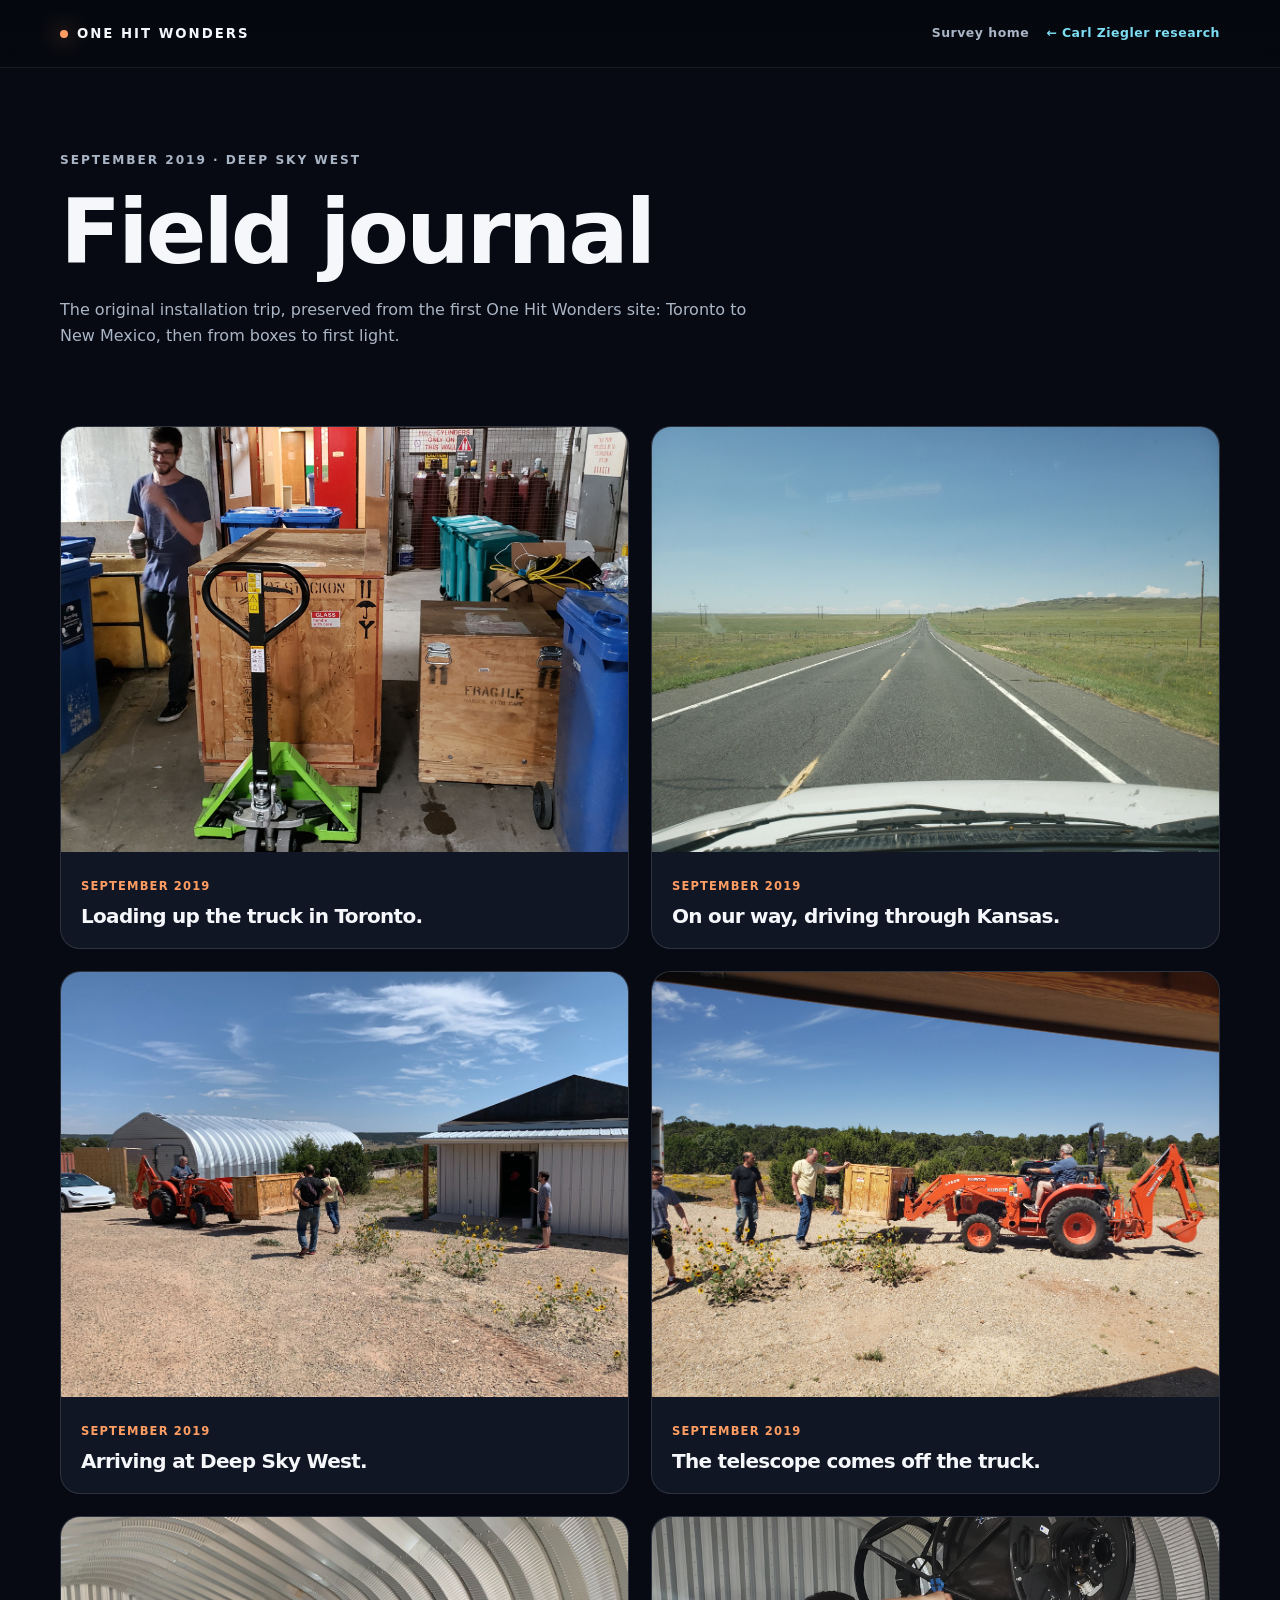
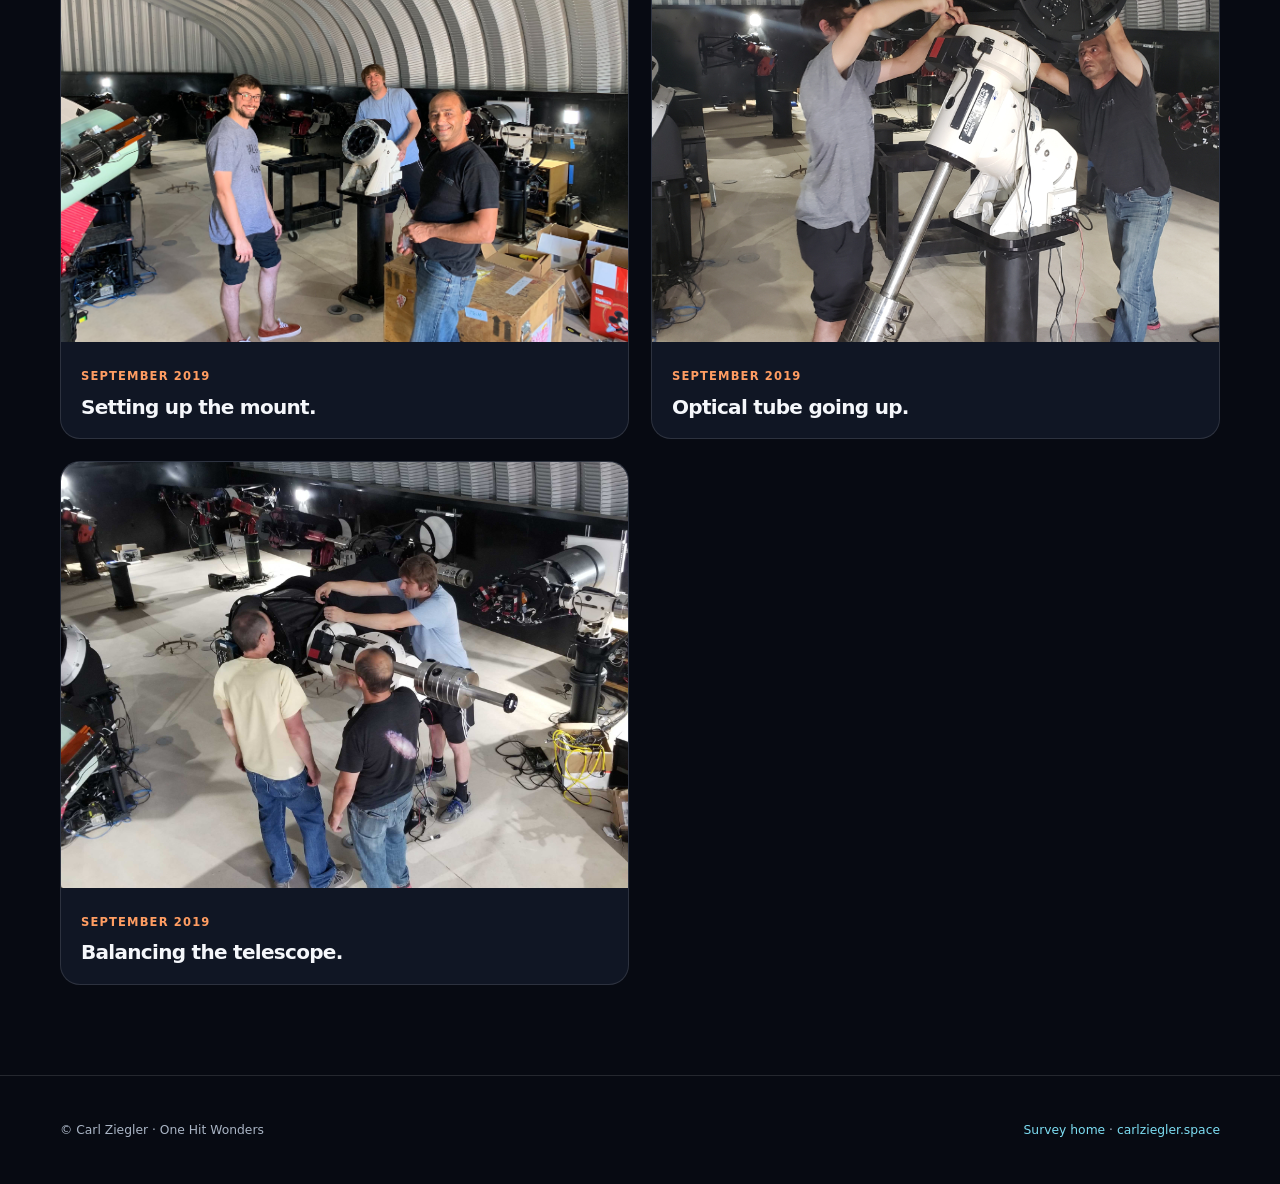
<file: onehitwonders/blog.html>
<!doctype html>
<html lang="en">
<head>
  <meta charset="utf-8"><meta name="viewport" content="width=device-width,initial-scale=1">
  <meta name="description" content="One Hit Wonders telescope installation field journal, September 2019.">
  <link rel="canonical" href="https://carlziegler.space/onehitwonders/blog.html">
  <link rel="icon" href="images/icon.png"><link rel="stylesheet" href="assets/onehitwonders.css?v=20260807-2">
  <title>Field journal · One Hit Wonders</title>
</head>
<body>
  <nav class="site-nav"><div class="wrap nav-inner"><a class="brand" href="./"><i aria-hidden="true"></i>One Hit Wonders</a><div class="nav-links"><a href="./">Survey home</a><a class="back" href="../#research">← Carl Ziegler research</a></div></div></nav>
  <header class="wrap journal-hero"><p class="kicker">September 2019 · Deep Sky West</p><h1>Field journal</h1><p>The original installation trip, preserved from the first One Hit Wonders site: Toronto to New Mexico, then from boxes to first light.</p></header>
  <main class="wrap journal-grid">
    <article class="journal-card reveal"><figure><img class="rotate" src="images/20190903_122950.jpg" alt="Equipment being loaded into a truck in Toronto"></figure><div class="journal-copy"><time>September 2019</time><h2>Loading up the truck in Toronto.</h2></div></article>
    <article class="journal-card reveal"><figure><img src="images/20190906_122928.jpg" alt="Road trip through Kansas"></figure><div class="journal-copy"><time>September 2019</time><h2>On our way, driving through Kansas.</h2></div></article>
    <article class="journal-card reveal"><figure><img src="images/dsw.jpg" alt="Deep Sky West observing site"></figure><div class="journal-copy"><time>September 2019</time><h2>Arriving at Deep Sky West.</h2></div></article>
    <article class="journal-card reveal"><figure><img src="images/20190907_115948.jpg" alt="Telescope equipment coming off the truck"></figure><div class="journal-copy"><time>September 2019</time><h2>The telescope comes off the truck.</h2></div></article>
    <article class="journal-card reveal"><figure><img src="images/settingup.jpg" alt="Telescope mount being installed"></figure><div class="journal-copy"><time>September 2019</time><h2>Setting up the mount.</h2></div></article>
    <article class="journal-card reveal"><figure><img class="rotate" src="images/20190907_143831.jpg" alt="Optical tube being installed on the mount"></figure><div class="journal-copy"><time>September 2019</time><h2>Optical tube going up.</h2></div></article>
    <article class="journal-card reveal"><figure><img src="images/20190907_151150.jpg" alt="Balancing the installed telescope"></figure><div class="journal-copy"><time>September 2019</time><h2>Balancing the telescope.</h2></div></article>
  </main>
  <footer class="footer"><div class="wrap footer-inner"><span>© Carl Ziegler · One Hit Wonders</span><span><a href="./">Survey home</a> · <a href="https://carlziegler.space/">carlziegler.space</a></span></div></footer>
  <script src="assets/onehitwonders.js?v=20260807-2"></script>
</body>
</html>
</file>
<file: assets/css/parallax-stars.css>
/*
  Layered parallax starfield for carlziegler.space.
  Inspired by “Parallax Star background in CSS” by Saransh Sinha (@screenshake):
  https://codepen.io/sarazond/pen/LYGbwj
  Reimplemented as deployment-ready plain CSS, with reduced-motion support.
*/

body::before {
  display: none;
}

.parallax-stars {
  position: fixed;
  inset: -30px;
  z-index: 0;
  overflow: hidden;
  pointer-events: none;
  opacity: .58;
  mix-blend-mode: screen;
  will-change: transform;
}

.parallax-stars::after {
  content: "";
  position: absolute;
  inset: 0;
  background:
    radial-gradient(ellipse at bottom, rgba(52, 91, 124, .18) 0%, rgba(7, 17, 31, .04) 55%, transparent 82%),
    linear-gradient(to bottom, rgba(3, 8, 17, .04), rgba(3, 8, 17, .30));
}

.star-plane {
  position: absolute;
  inset: 0;
  transition: transform 240ms ease-out;
  will-change: transform;
}

#stars,
#stars2,
#stars3 {
  position: absolute;
  top: 0;
  left: 0;
  background: transparent;
  border-radius: 50%;
  will-change: transform;
}

#stars {
  width: 1px;
  height: 1px;
  box-shadow:
    2014px 1541px rgba(222,211,255,.70),
    1953px 2427px rgba(255,255,255,.92),
    1010px 656px rgba(255,255,255,.92),
    1001px 2095px rgba(218,239,255,.86),
    1126px 2474px rgba(222,211,255,.70),
    732px 249px rgba(218,239,255,.86),
    2490px 854px rgba(218,239,255,.86),
    2482px 868px rgba(218,239,255,.86),
    973px 1222px rgba(218,239,255,.86),
    468px 2040px rgba(218,239,255,.86),
    2097px 1069px rgba(222,211,255,.70),
    813px 961px rgba(163,219,255,.74),
    753px 1201px rgba(163,219,255,.74),
    690px 31px rgba(222,211,255,.70),
    1944px 2023px rgba(255,255,255,.92),
    1962px 2495px rgba(163,219,255,.74),
    1976px 995px rgba(163,219,255,.74),
    2262px 2490px rgba(222,211,255,.70),
    1011px 1856px rgba(218,239,255,.86),
    761px 1193px rgba(222,211,255,.70),
    293px 1232px rgba(218,239,255,.86),
    334px 685px rgba(218,239,255,.86),
    1636px 1657px rgba(255,255,255,.92),
    1318px 1520px rgba(255,255,255,.92),
    105px 674px rgba(255,255,255,.92),
    1811px 1553px rgba(163,219,255,.74),
    1110px 1031px rgba(255,255,255,.92),
    1864px 1354px rgba(222,211,255,.70),
    971px 617px rgba(163,219,255,.74),
    1014px 2433px rgba(222,211,255,.70),
    1616px 2268px rgba(218,239,255,.86),
    1783px 671px rgba(255,255,255,.92),
    1532px 1126px rgba(255,255,255,.92),
    1322px 1745px rgba(255,255,255,.92),
    1094px 139px rgba(163,219,255,.74),
    1318px 274px rgba(255,255,255,.92),
    948px 1905px rgba(163,219,255,.74),
    2373px 1429px rgba(222,211,255,.70),
    561px 1473px rgba(255,255,255,.92),
    477px 1507px rgba(255,255,255,.92),
    873px 2422px rgba(255,255,255,.92),
    1903px 781px rgba(163,219,255,.74),
    816px 1334px rgba(218,239,255,.86),
    1309px 625px rgba(218,239,255,.86),
    65px 2115px rgba(255,255,255,.92),
    263px 1539px rgba(218,239,255,.86),
    1174px 2492px rgba(255,255,255,.92),
    213px 1595px rgba(222,211,255,.70),
    629px 2183px rgba(163,219,255,.74),
    1691px 649px rgba(163,219,255,.74),
    1551px 1073px rgba(218,239,255,.86),
    1086px 686px rgba(255,255,255,.92),
    438px 2206px rgba(222,211,255,.70),
    276px 920px rgba(163,219,255,.74),
    2328px 1177px rgba(255,255,255,.92),
    2009px 2028px rgba(255,255,255,.92),
    2247px 913px rgba(163,219,255,.74),
    2324px 237px rgba(163,219,255,.74),
    1440px 1979px rgba(255,255,255,.92),
    1314px 177px rgba(255,255,255,.92),
    2063px 1220px rgba(222,211,255,.70),
    299px 904px rgba(255,255,255,.92),
    5px 854px rgba(255,255,255,.92),
    1674px 993px rgba(163,219,255,.74),
    1638px 2042px rgba(163,219,255,.74),
    2136px 1593px rgba(222,211,255,.70),
    25px 599px rgba(222,211,255,.70),
    264px 98px rgba(222,211,255,.70),
    1146px 2343px rgba(255,255,255,.92),
    1809px 277px rgba(222,211,255,.70),
    1743px 564px rgba(222,211,255,.70),
    2069px 1555px rgba(255,255,255,.92),
    2062px 288px rgba(222,211,255,.70),
    18px 722px rgba(163,219,255,.74),
    2293px 1067px rgba(163,219,255,.74),
    1235px 1913px rgba(222,211,255,.70),
    887px 1787px rgba(255,255,255,.92),
    1240px 1038px rgba(222,211,255,.70),
    416px 270px rgba(255,255,255,.92),
    761px 767px rgba(163,219,255,.74),
    2331px 463px rgba(222,211,255,.70),
    1779px 1525px rgba(163,219,255,.74),
    2103px 900px rgba(222,211,255,.70),
    1767px 1175px rgba(163,219,255,.74),
    1096px 789px rgba(163,219,255,.74),
    300px 609px rgba(222,211,255,.70),
    2359px 9px rgba(218,239,255,.86),
    571px 921px rgba(222,211,255,.70),
    2224px 1749px rgba(218,239,255,.86),
    1538px 1692px rgba(218,239,255,.86),
    148px 1852px rgba(255,255,255,.92),
    2132px 1140px rgba(255,255,255,.92),
    1593px 639px rgba(255,255,255,.92),
    559px 744px rgba(218,239,255,.86),
    303px 2486px rgba(255,255,255,.92),
    1654px 2126px rgba(222,211,255,.70),
    993px 450px rgba(222,211,255,.70),
    2111px 1693px rgba(255,255,255,.92),
    618px 1310px rgba(218,239,255,.86),
    2315px 305px rgba(218,239,255,.86),
    1576px 1254px rgba(222,211,255,.70),
    817px 1135px rgba(222,211,255,.70),
    1031px 2231px rgba(218,239,255,.86),
    983px 2233px rgba(163,219,255,.74),
    1725px 931px rgba(163,219,255,.74),
    352px 1522px rgba(222,211,255,.70),
    648px 149px rgba(222,211,255,.70),
    527px 72px rgba(163,219,255,.74),
    2337px 1602px rgba(222,211,255,.70),
    365px 1999px rgba(222,211,255,.70),
    1708px 1468px rgba(222,211,255,.70),
    27px 139px rgba(218,239,255,.86),
    1262px 895px rgba(218,239,255,.86),
    1908px 1574px rgba(222,211,255,.70),
    492px 2309px rgba(163,219,255,.74),
    644px 657px rgba(218,239,255,.86),
    610px 0px rgba(255,255,255,.92),
    1011px 1234px rgba(255,255,255,.92),
    2143px 1924px rgba(255,255,255,.92),
    154px 1273px rgba(218,239,255,.86),
    1299px 924px rgba(218,239,255,.86),
    1083px 19px rgba(222,211,255,.70),
    316px 1958px rgba(222,211,255,.70),
    869px 140px rgba(163,219,255,.74),
    1720px 739px rgba(163,219,255,.74),
    1909px 148px rgba(222,211,255,.70),
    936px 734px rgba(218,239,255,.86),
    1088px 1603px rgba(163,219,255,.74),
    1165px 987px rgba(163,219,255,.74),
    2239px 1343px rgba(222,211,255,.70),
    325px 2398px rgba(163,219,255,.74),
    826px 1861px rgba(163,219,255,.74),
    157px 1392px rgba(218,239,255,.86),
    1519px 2478px rgba(222,211,255,.70),
    972px 669px rgba(222,211,255,.70),
    1216px 2040px rgba(218,239,255,.86),
    1128px 579px rgba(218,239,255,.86),
    1948px 916px rgba(163,219,255,.74),
    1315px 1489px rgba(255,255,255,.92),
    1031px 284px rgba(218,239,255,.86),
    111px 1721px rgba(163,219,255,.74),
    548px 1239px rgba(222,211,255,.70),
    2020px 1697px rgba(255,255,255,.92),
    39px 1503px rgba(255,255,255,.92),
    1459px 199px rgba(163,219,255,.74),
    552px 1150px rgba(163,219,255,.74),
    2179px 1450px rgba(163,219,255,.74),
    1358px 1207px rgba(218,239,255,.86),
    598px 341px rgba(255,255,255,.92),
    1447px 577px rgba(222,211,255,.70),
    1238px 1657px rgba(222,211,255,.70),
    463px 118px rgba(222,211,255,.70),
    557px 2208px rgba(255,255,255,.92),
    555px 1810px rgba(163,219,255,.74),
    918px 1621px rgba(222,211,255,.70),
    1375px 1588px rgba(255,255,255,.92),
    1075px 798px rgba(163,219,255,.74),
    533px 2081px rgba(255,255,255,.92),
    789px 1214px rgba(255,255,255,.92),
    1126px 1422px rgba(218,239,255,.86),
    1242px 2005px rgba(222,211,255,.70),
    1177px 1689px rgba(222,211,255,.70),
    1483px 570px rgba(218,239,255,.86),
    24px 2053px rgba(163,219,255,.74),
    1218px 1146px rgba(163,219,255,.74),
    2029px 376px rgba(222,211,255,.70),
    37px 1576px rgba(163,219,255,.74),
    2081px 2498px rgba(218,239,255,.86),
    1307px 328px rgba(218,239,255,.86),
    652px 1431px rgba(222,211,255,.70),
    1841px 473px rgba(222,211,255,.70),
    1622px 1108px rgba(222,211,255,.70),
    270px 2435px rgba(255,255,255,.92),
    1679px 964px rgba(218,239,255,.86),
    1197px 69px rgba(218,239,255,.86),
    258px 697px rgba(163,219,255,.74),
    900px 2382px rgba(222,211,255,.70),
    1096px 1351px rgba(163,219,255,.74),
    2320px 2498px rgba(163,219,255,.74),
    1747px 2108px rgba(163,219,255,.74),
    1934px 1074px rgba(222,211,255,.70),
    813px 2087px rgba(222,211,255,.70),
    539px 321px rgba(163,219,255,.74),
    1870px 2074px rgba(222,211,255,.70),
    386px 1498px rgba(222,211,255,.70),
    124px 1097px rgba(163,219,255,.74),
    1176px 1922px rgba(255,255,255,.92),
    1382px 2109px rgba(218,239,255,.86),
    271px 22px rgba(222,211,255,.70),
    797px 1068px rgba(163,219,255,.74),
    1585px 845px rgba(222,211,255,.70),
    742px 2128px rgba(222,211,255,.70),
    2176px 1343px rgba(163,219,255,.74),
    2437px 1842px rgba(255,255,255,.92),
    1532px 1281px rgba(163,219,255,.74),
    2189px 1688px rgba(222,211,255,.70),
    1651px 1737px rgba(218,239,255,.86),
    1651px 1375px rgba(163,219,255,.74),
    165px 2114px rgba(218,239,255,.86),
    1388px 110px rgba(222,211,255,.70),
    1206px 1298px rgba(218,239,255,.86),
    549px 307px rgba(222,211,255,.70),
    2458px 2073px rgba(163,219,255,.74),
    1909px 1390px rgba(218,239,255,.86),
    480px 2281px rgba(163,219,255,.74),
    506px 1972px rgba(222,211,255,.70),
    2073px 73px rgba(222,211,255,.70),
    485px 476px rgba(222,211,255,.70),
    939px 2179px rgba(218,239,255,.86),
    952px 1786px rgba(163,219,255,.74),
    404px 1892px rgba(163,219,255,.74),
    92px 816px rgba(222,211,255,.70),
    1030px 1784px rgba(218,239,255,.86),
    1391px 1489px rgba(222,211,255,.70),
    2012px 1934px rgba(218,239,255,.86),
    1053px 1813px rgba(255,255,255,.92),
    772px 2465px rgba(163,219,255,.74),
    475px 2225px rgba(218,239,255,.86),
    2045px 274px rgba(222,211,255,.70),
    629px 1220px rgba(218,239,255,.86),
    2497px 1212px rgba(255,255,255,.92),
    606px 426px rgba(163,219,255,.74),
    1381px 1781px rgba(163,219,255,.74),
    1366px 1444px rgba(218,239,255,.86),
    1429px 1571px rgba(163,219,255,.74),
    523px 1171px rgba(218,239,255,.86),
    1551px 517px rgba(163,219,255,.74),
    367px 2176px rgba(218,239,255,.86),
    538px 1507px rgba(255,255,255,.92),
    1488px 1897px rgba(255,255,255,.92),
    348px 529px rgba(218,239,255,.86),
    1851px 246px rgba(163,219,255,.74),
    2384px 2323px rgba(218,239,255,.86),
    800px 1080px rgba(222,211,255,.70),
    600px 858px rgba(222,211,255,.70),
    601px 2382px rgba(222,211,255,.70),
    1147px 1946px rgba(255,255,255,.92),
    1379px 2368px rgba(255,255,255,.92),
    958px 913px rgba(255,255,255,.92),
    1134px 1839px rgba(255,255,255,.92),
    831px 1059px rgba(255,255,255,.92),
    1365px 1271px rgba(163,219,255,.74),
    1329px 2355px rgba(255,255,255,.92),
    1061px 1482px rgba(222,211,255,.70),
    1736px 538px rgba(218,239,255,.86),
    1658px 1068px rgba(222,211,255,.70),
    1731px 1735px rgba(163,219,255,.74),
    2016px 186px rgba(218,239,255,.86),
    2081px 2016px rgba(222,211,255,.70),
    175px 1681px rgba(255,255,255,.92),
    186px 206px rgba(163,219,255,.74),
    1402px 2311px rgba(163,219,255,.74),
    1712px 798px rgba(255,255,255,.92),
    618px 110px rgba(222,211,255,.70),
    2035px 1614px rgba(255,255,255,.92),
    2019px 609px rgba(222,211,255,.70),
    1694px 2020px rgba(218,239,255,.86),
    458px 2451px rgba(255,255,255,.92),
    1162px 134px rgba(163,219,255,.74),
    2283px 2259px rgba(163,219,255,.74),
    1125px 407px rgba(163,219,255,.74),
    540px 1503px rgba(255,255,255,.92),
    1790px 732px rgba(255,255,255,.92),
    1543px 1183px rgba(255,255,255,.92),
    631px 1406px rgba(255,255,255,.92),
    1303px 495px rgba(255,255,255,.92),
    1977px 1837px rgba(222,211,255,.70),
    1669px 1815px rgba(218,239,255,.86),
    1168px 1030px rgba(222,211,255,.70),
    1502px 1943px rgba(218,239,255,.86),
    2339px 2175px rgba(218,239,255,.86),
    831px 1307px rgba(255,255,255,.92),
    77px 2141px rgba(218,239,255,.86),
    166px 2498px rgba(255,255,255,.92),
    550px 683px rgba(255,255,255,.92),
    817px 977px rgba(163,219,255,.74),
    492px 1976px rgba(218,239,255,.86),
    1978px 2283px rgba(163,219,255,.74),
    2350px 78px rgba(255,255,255,.92),
    2195px 1153px rgba(218,239,255,.86),
    204px 183px rgba(255,255,255,.92),
    939px 1000px rgba(163,219,255,.74),
    430px 2156px rgba(222,211,255,.70),
    841px 1472px rgba(163,219,255,.74),
    1831px 2227px rgba(218,239,255,.86),
    1510px 1009px rgba(255,255,255,.92),
    493px 649px rgba(255,255,255,.92),
    1796px 801px rgba(163,219,255,.74),
    1412px 892px rgba(222,211,255,.70),
    181px 1286px rgba(222,211,255,.70),
    1769px 154px rgba(255,255,255,.92),
    2420px 720px rgba(163,219,255,.74),
    346px 303px rgba(218,239,255,.86),
    300px 2061px rgba(218,239,255,.86),
    419px 319px rgba(218,239,255,.86),
    471px 581px rgba(218,239,255,.86),
    517px 187px rgba(255,255,255,.92),
    1317px 221px rgba(255,255,255,.92),
    99px 2418px rgba(255,255,255,.92),
    245px 1616px rgba(218,239,255,.86),
    1836px 833px rgba(222,211,255,.70),
    2373px 1424px rgba(218,239,255,.86),
    169px 568px rgba(218,239,255,.86),
    1297px 37px rgba(222,211,255,.70),
    801px 1800px rgba(222,211,255,.70),
    470px 514px rgba(255,255,255,.92),
    1969px 2182px rgba(218,239,255,.86),
    1081px 55px rgba(255,255,255,.92),
    1214px 2288px rgba(222,211,255,.70),
    2204px 832px rgba(255,255,255,.92),
    358px 412px rgba(255,255,255,.92),
    632px 105px rgba(218,239,255,.86),
    719px 1204px rgba(218,239,255,.86),
    2163px 2097px rgba(222,211,255,.70),
    783px 1421px rgba(218,239,255,.86),
    1314px 710px rgba(163,219,255,.74),
    48px 396px rgba(255,255,255,.92),
    1193px 2257px rgba(255,255,255,.92),
    2285px 1397px rgba(222,211,255,.70),
    2056px 1094px rgba(218,239,255,.86),
    1961px 1240px rgba(255,255,255,.92),
    1396px 2164px rgba(255,255,255,.92),
    94px 1422px rgba(163,219,255,.74),
    1129px 1371px rgba(218,239,255,.86),
    268px 1359px rgba(255,255,255,.92),
    1471px 1270px rgba(255,255,255,.92),
    1982px 1029px rgba(163,219,255,.74),
    960px 2185px rgba(222,211,255,.70),
    2193px 1552px rgba(218,239,255,.86),
    1508px 1084px rgba(255,255,255,.92),
    2379px 472px rgba(222,211,255,.70),
    1300px 915px rgba(163,219,255,.74),
    2023px 1982px rgba(163,219,255,.74),
    238px 1834px rgba(163,219,255,.74),
    2240px 2339px rgba(222,211,255,.70),
    903px 686px rgba(255,255,255,.92),
    2021px 160px rgba(163,219,255,.74),
    84px 2073px rgba(255,255,255,.92),
    2138px 1479px rgba(255,255,255,.92),
    1891px 632px rgba(163,219,255,.74),
    1899px 610px rgba(163,219,255,.74),
    2391px 593px rgba(255,255,255,.92),
    200px 1772px rgba(163,219,255,.74),
    1414px 1531px rgba(163,219,255,.74),
    2347px 392px rgba(255,255,255,.92),
    894px 582px rgba(255,255,255,.92),
    2299px 2004px rgba(218,239,255,.86),
    1299px 428px rgba(255,255,255,.92),
    881px 2126px rgba(222,211,255,.70),
    1852px 954px rgba(255,255,255,.92),
    1858px 124px rgba(218,239,255,.86),
    2037px 2066px rgba(218,239,255,.86),
    1002px 1435px rgba(218,239,255,.86),
    1378px 1262px rgba(222,211,255,.70),
    1524px 889px rgba(218,239,255,.86),
    106px 1666px rgba(218,239,255,.86),
    1962px 368px rgba(218,239,255,.86),
    1973px 618px rgba(163,219,255,.74),
    2413px 588px rgba(255,255,255,.92),
    640px 569px rgba(218,239,255,.86),
    2487px 171px rgba(255,255,255,.92),
    474px 39px rgba(222,211,255,.70),
    1068px 1055px rgba(255,255,255,.92),
    26px 1635px rgba(163,219,255,.74),
    1681px 538px rgba(222,211,255,.70),
    998px 307px rgba(255,255,255,.92),
    1263px 918px rgba(218,239,255,.86),
    526px 237px rgba(222,211,255,.70),
    970px 1955px rgba(222,211,255,.70),
    1661px 2073px rgba(222,211,255,.70),
    1528px 866px rgba(222,211,255,.70),
    383px 697px rgba(222,211,255,.70),
    1340px 1268px rgba(255,255,255,.92),
    395px 1349px rgba(255,255,255,.92),
    1214px 474px rgba(218,239,255,.86),
    2258px 805px rgba(163,219,255,.74),
    906px 1736px rgba(222,211,255,.70),
    523px 2391px rgba(255,255,255,.92),
    654px 1801px rgba(255,255,255,.92),
    1515px 2356px rgba(222,211,255,.70),
    73px 36px rgba(255,255,255,.92),
    1635px 1097px rgba(222,211,255,.70),
    870px 314px rgba(218,239,255,.86),
    1431px 551px rgba(163,219,255,.74),
    2095px 1072px rgba(163,219,255,.74),
    1735px 954px rgba(255,255,255,.92),
    1401px 1743px rgba(218,239,255,.86),
    1226px 1682px rgba(218,239,255,.86),
    193px 866px rgba(255,255,255,.92),
    1194px 14px rgba(218,239,255,.86),
    718px 2298px rgba(163,219,255,.74),
    1253px 773px rgba(222,211,255,.70),
    1899px 101px rgba(222,211,255,.70),
    255px 1403px rgba(222,211,255,.70),
    1539px 1608px rgba(163,219,255,.74),
    2323px 885px rgba(255,255,255,.92),
    1835px 1952px rgba(255,255,255,.92),
    1467px 1338px rgba(163,219,255,.74),
    2362px 1909px rgba(222,211,255,.70),
    303px 1496px rgba(163,219,255,.74),
    183px 1001px rgba(222,211,255,.70),
    896px 1350px rgba(255,255,255,.92),
    2003px 810px rgba(222,211,255,.70),
    917px 1631px rgba(218,239,255,.86),
    2419px 1529px rgba(218,239,255,.86),
    388px 1541px rgba(218,239,255,.86),
    1461px 1214px rgba(222,211,255,.70),
    951px 1683px rgba(218,239,255,.86),
    1723px 582px rgba(163,219,255,.74),
    1067px 441px rgba(255,255,255,.92),
    1222px 2397px rgba(163,219,255,.74),
    1001px 329px rgba(222,211,255,.70),
    945px 734px rgba(218,239,255,.86),
    2220px 125px rgba(255,255,255,.92),
    1699px 1412px rgba(222,211,255,.70),
    2354px 2201px rgba(163,219,255,.74),
    1516px 978px rgba(218,239,255,.86),
    1760px 1477px rgba(218,239,255,.86),
    2011px 2203px rgba(218,239,255,.86),
    1215px 1729px rgba(218,239,255,.86),
    2276px 1174px rgba(222,211,255,.70),
    1799px 79px rgba(255,255,255,.92),
    1505px 2398px rgba(255,255,255,.92),
    187px 56px rgba(163,219,255,.74),
    853px 1611px rgba(218,239,255,.86),
    1661px 2030px rgba(218,239,255,.86),
    2347px 2241px rgba(255,255,255,.92),
    1407px 548px rgba(255,255,255,.92),
    381px 276px rgba(163,219,255,.74),
    2185px 2058px rgba(222,211,255,.70),
    1149px 1030px rgba(222,211,255,.70),
    1237px 751px rgba(222,211,255,.70),
    1986px 2104px rgba(218,239,255,.86),
    816px 91px rgba(218,239,255,.86),
    163px 1567px rgba(255,255,255,.92),
    137px 2304px rgba(218,239,255,.86),
    757px 2211px rgba(163,219,255,.74),
    749px 861px rgba(218,239,255,.86),
    1848px 1532px rgba(222,211,255,.70),
    557px 859px rgba(255,255,255,.92),
    913px 1333px rgba(218,239,255,.86),
    249px 2064px rgba(218,239,255,.86),
    2195px 414px rgba(255,255,255,.92),
    1077px 1727px rgba(255,255,255,.92),
    1028px 1480px rgba(218,239,255,.86),
    2373px 1706px rgba(218,239,255,.86),
    866px 770px rgba(222,211,255,.70),
    1095px 1987px rgba(222,211,255,.70),
    447px 53px rgba(163,219,255,.74),
    452px 2376px rgba(255,255,255,.92),
    2145px 149px rgba(163,219,255,.74),
    581px 550px rgba(222,211,255,.70),
    79px 291px rgba(163,219,255,.74),
    1359px 2370px rgba(255,255,255,.92),
    619px 592px rgba(163,219,255,.74),
    1858px 1610px rgba(255,255,255,.92),
    568px 1873px rgba(163,219,255,.74),
    674px 637px rgba(255,255,255,.92),
    200px 2210px rgba(218,239,255,.86),
    2285px 912px rgba(218,239,255,.86),
    468px 124px rgba(163,219,255,.74),
    73px 1957px rgba(218,239,255,.86),
    1281px 383px rgba(163,219,255,.74),
    1876px 1085px rgba(222,211,255,.70),
    365px 2025px rgba(255,255,255,.92),
    1961px 1722px rgba(222,211,255,.70),
    2494px 77px rgba(218,239,255,.86),
    2082px 1642px rgba(255,255,255,.92),
    1801px 2230px rgba(255,255,255,.92),
    1350px 2003px rgba(163,219,255,.74),
    127px 1765px rgba(255,255,255,.92),
    1197px 1505px rgba(218,239,255,.86),
    1763px 614px rgba(222,211,255,.70),
    2385px 1612px rgba(163,219,255,.74),
    1710px 21px rgba(255,255,255,.92),
    2380px 1775px rgba(163,219,255,.74),
    568px 1613px rgba(218,239,255,.86),
    135px 152px rgba(222,211,255,.70),
    1584px 2146px rgba(163,219,255,.74),
    606px 1031px rgba(222,211,255,.70),
    2325px 2241px rgba(255,255,255,.92),
    256px 1841px rgba(163,219,255,.74),
    944px 569px rgba(163,219,255,.74),
    1946px 2250px rgba(163,219,255,.74),
    1743px 939px rgba(163,219,255,.74),
    1821px 1358px rgba(255,255,255,.92),
    487px 218px rgba(218,239,255,.86),
    925px 410px rgba(218,239,255,.86),
    2055px 2458px rgba(255,255,255,.92),
    1460px 1115px rgba(218,239,255,.86),
    2242px 1352px rgba(222,211,255,.70),
    1970px 2252px rgba(222,211,255,.70),
    2491px 637px rgba(218,239,255,.86),
    483px 2232px rgba(222,211,255,.70),
    297px 1213px rgba(255,255,255,.92),
    1641px 2412px rgba(255,255,255,.92),
    1806px 155px rgba(218,239,255,.86),
    2145px 1949px rgba(255,255,255,.92),
    1102px 1707px rgba(255,255,255,.92),
    1565px 1255px rgba(222,211,255,.70),
    366px 577px rgba(218,239,255,.86),
    133px 4px rgba(222,211,255,.70),
    2410px 563px rgba(218,239,255,.86),
    75px 1649px rgba(222,211,255,.70),
    524px 2296px rgba(255,255,255,.92),
    1809px 517px rgba(255,255,255,.92),
    2008px 993px rgba(218,239,255,.86),
    37px 797px rgba(163,219,255,.74),
    2238px 1034px rgba(218,239,255,.86),
    2413px 1550px rgba(163,219,255,.74),
    2067px 662px rgba(255,255,255,.92),
    2498px 112px rgba(163,219,255,.74),
    2221px 1928px rgba(222,211,255,.70),
    2149px 1443px rgba(255,255,255,.92),
    2233px 116px rgba(163,219,255,.74),
    187px 2138px rgba(222,211,255,.70),
    653px 721px rgba(163,219,255,.74),
    131px 1581px rgba(255,255,255,.92),
    1114px 2257px rgba(163,219,255,.74),
    152px 62px rgba(218,239,255,.86),
    1116px 1729px rgba(222,211,255,.70),
    320px 2158px rgba(163,219,255,.74),
    2425px 955px rgba(255,255,255,.92),
    1131px 814px rgba(218,239,255,.86),
    2451px 1456px rgba(163,219,255,.74),
    1598px 2381px rgba(255,255,255,.92),
    770px 423px rgba(218,239,255,.86),
    245px 2291px rgba(222,211,255,.70),
    25px 1602px rgba(163,219,255,.74),
    2013px 1277px rgba(255,255,255,.92),
    538px 2355px rgba(218,239,255,.86),
    1454px 257px rgba(222,211,255,.70),
    22px 1479px rgba(255,255,255,.92),
    749px 247px rgba(163,219,255,.74),
    2288px 1612px rgba(163,219,255,.74),
    2110px 907px rgba(255,255,255,.92),
    495px 94px rgba(222,211,255,.70),
    2234px 124px rgba(255,255,255,.92),
    467px 671px rgba(163,219,255,.74),
    1780px 329px rgba(222,211,255,.70),
    1943px 1141px rgba(163,219,255,.74),
    2214px 508px rgba(163,219,255,.74),
    901px 2202px rgba(163,219,255,.74),
    1877px 438px rgba(218,239,255,.86),
    396px 1191px rgba(222,211,255,.70),
    1636px 1227px rgba(255,255,255,.92),
    2185px 505px rgba(218,239,255,.86),
    835px 1906px rgba(222,211,255,.70),
    2234px 1287px rgba(163,219,255,.74),
    1411px 1371px rgba(222,211,255,.70),
    995px 1888px rgba(255,255,255,.92),
    1090px 39px rgba(163,219,255,.74),
    1535px 2217px rgba(255,255,255,.92),
    2098px 1220px rgba(163,219,255,.74),
    2197px 997px rgba(255,255,255,.92),
    2214px 1963px rgba(255,255,255,.92),
    1659px 2105px rgba(163,219,255,.74),
    1794px 1537px rgba(163,219,255,.74),
    704px 124px rgba(218,239,255,.86),
    1500px 975px rgba(163,219,255,.74),
    2139px 164px rgba(163,219,255,.74),
    1260px 1699px rgba(163,219,255,.74),
    2126px 1099px rgba(255,255,255,.92),
    2074px 1490px rgba(163,219,255,.74),
    1076px 712px rgba(163,219,255,.74),
    626px 1747px rgba(255,255,255,.92),
    973px 1763px rgba(218,239,255,.86),
    967px 1561px rgba(222,211,255,.70),
    1136px 662px rgba(163,219,255,.74),
    1767px 1108px rgba(222,211,255,.70),
    2317px 1064px rgba(255,255,255,.92),
    1505px 320px rgba(222,211,255,.70),
    622px 701px rgba(222,211,255,.70),
    1881px 1891px rgba(163,219,255,.74),
    1248px 1879px rgba(222,211,255,.70),
    390px 1834px rgba(255,255,255,.92),
    1367px 674px rgba(222,211,255,.70),
    606px 1418px rgba(163,219,255,.74),
    114px 297px rgba(222,211,255,.70),
    1565px 1405px rgba(218,239,255,.86),
    554px 198px rgba(255,255,255,.92),
    784px 128px rgba(218,239,255,.86),
    113px 1744px rgba(163,219,255,.74),
    1762px 1649px rgba(218,239,255,.86),
    1389px 1638px rgba(218,239,255,.86),
    1517px 321px rgba(255,255,255,.92),
    841px 751px rgba(255,255,255,.92),
    96px 1284px rgba(255,255,255,.92),
    788px 1865px rgba(255,255,255,.92),
    2150px 2156px rgba(255,255,255,.92),
    2321px 459px rgba(218,239,255,.86),
    663px 1612px rgba(255,255,255,.92),
    1970px 138px rgba(255,255,255,.92),
    16px 1444px rgba(222,211,255,.70),
    664px 2001px rgba(255,255,255,.92),
    123px 88px rgba(222,211,255,.70),
    1081px 264px rgba(218,239,255,.86),
    1090px 1667px rgba(255,255,255,.92),
    791px 512px rgba(222,211,255,.70),
    1739px 791px rgba(222,211,255,.70),
    2250px 1706px rgba(218,239,255,.86),
    298px 136px rgba(218,239,255,.86),
    732px 1040px rgba(255,255,255,.92),
    644px 2150px rgba(163,219,255,.74),
    2362px 1667px rgba(163,219,255,.74),
    2134px 598px rgba(163,219,255,.74),
    449px 1628px rgba(255,255,255,.92),
    665px 366px rgba(218,239,255,.86),
    1253px 1519px rgba(222,211,255,.70),
    2419px 1083px rgba(218,239,255,.86),
    962px 908px rgba(218,239,255,.86),
    245px 803px rgba(222,211,255,.70),
    1125px 1907px rgba(218,239,255,.86),
    2087px 543px rgba(163,219,255,.74),
    1224px 581px rgba(255,255,255,.92),
    2237px 487px rgba(218,239,255,.86),
    1359px 2017px rgba(222,211,255,.70),
    1854px 447px rgba(255,255,255,.92),
    2256px 841px rgba(255,255,255,.92),
    784px 2162px rgba(163,219,255,.74);
  animation: stars-rise 52s linear infinite;
}

#stars::after {
  content: "";
  position: absolute;
  top: 2500px;
  left: 0;
  width: 1px;
  height: 1px;
  background: transparent;
  border-radius: 50%;
  box-shadow:
    2014px 1541px rgba(222,211,255,.70),
    1953px 2427px rgba(255,255,255,.92),
    1010px 656px rgba(255,255,255,.92),
    1001px 2095px rgba(218,239,255,.86),
    1126px 2474px rgba(222,211,255,.70),
    732px 249px rgba(218,239,255,.86),
    2490px 854px rgba(218,239,255,.86),
    2482px 868px rgba(218,239,255,.86),
    973px 1222px rgba(218,239,255,.86),
    468px 2040px rgba(218,239,255,.86),
    2097px 1069px rgba(222,211,255,.70),
    813px 961px rgba(163,219,255,.74),
    753px 1201px rgba(163,219,255,.74),
    690px 31px rgba(222,211,255,.70),
    1944px 2023px rgba(255,255,255,.92),
    1962px 2495px rgba(163,219,255,.74),
    1976px 995px rgba(163,219,255,.74),
    2262px 2490px rgba(222,211,255,.70),
    1011px 1856px rgba(218,239,255,.86),
    761px 1193px rgba(222,211,255,.70),
    293px 1232px rgba(218,239,255,.86),
    334px 685px rgba(218,239,255,.86),
    1636px 1657px rgba(255,255,255,.92),
    1318px 1520px rgba(255,255,255,.92),
    105px 674px rgba(255,255,255,.92),
    1811px 1553px rgba(163,219,255,.74),
    1110px 1031px rgba(255,255,255,.92),
    1864px 1354px rgba(222,211,255,.70),
    971px 617px rgba(163,219,255,.74),
    1014px 2433px rgba(222,211,255,.70),
    1616px 2268px rgba(218,239,255,.86),
    1783px 671px rgba(255,255,255,.92),
    1532px 1126px rgba(255,255,255,.92),
    1322px 1745px rgba(255,255,255,.92),
    1094px 139px rgba(163,219,255,.74),
    1318px 274px rgba(255,255,255,.92),
    948px 1905px rgba(163,219,255,.74),
    2373px 1429px rgba(222,211,255,.70),
    561px 1473px rgba(255,255,255,.92),
    477px 1507px rgba(255,255,255,.92),
    873px 2422px rgba(255,255,255,.92),
    1903px 781px rgba(163,219,255,.74),
    816px 1334px rgba(218,239,255,.86),
    1309px 625px rgba(218,239,255,.86),
    65px 2115px rgba(255,255,255,.92),
    263px 1539px rgba(218,239,255,.86),
    1174px 2492px rgba(255,255,255,.92),
    213px 1595px rgba(222,211,255,.70),
    629px 2183px rgba(163,219,255,.74),
    1691px 649px rgba(163,219,255,.74),
    1551px 1073px rgba(218,239,255,.86),
    1086px 686px rgba(255,255,255,.92),
    438px 2206px rgba(222,211,255,.70),
    276px 920px rgba(163,219,255,.74),
    2328px 1177px rgba(255,255,255,.92),
    2009px 2028px rgba(255,255,255,.92),
    2247px 913px rgba(163,219,255,.74),
    2324px 237px rgba(163,219,255,.74),
    1440px 1979px rgba(255,255,255,.92),
    1314px 177px rgba(255,255,255,.92),
    2063px 1220px rgba(222,211,255,.70),
    299px 904px rgba(255,255,255,.92),
    5px 854px rgba(255,255,255,.92),
    1674px 993px rgba(163,219,255,.74),
    1638px 2042px rgba(163,219,255,.74),
    2136px 1593px rgba(222,211,255,.70),
    25px 599px rgba(222,211,255,.70),
    264px 98px rgba(222,211,255,.70),
    1146px 2343px rgba(255,255,255,.92),
    1809px 277px rgba(222,211,255,.70),
    1743px 564px rgba(222,211,255,.70),
    2069px 1555px rgba(255,255,255,.92),
    2062px 288px rgba(222,211,255,.70),
    18px 722px rgba(163,219,255,.74),
    2293px 1067px rgba(163,219,255,.74),
    1235px 1913px rgba(222,211,255,.70),
    887px 1787px rgba(255,255,255,.92),
    1240px 1038px rgba(222,211,255,.70),
    416px 270px rgba(255,255,255,.92),
    761px 767px rgba(163,219,255,.74),
    2331px 463px rgba(222,211,255,.70),
    1779px 1525px rgba(163,219,255,.74),
    2103px 900px rgba(222,211,255,.70),
    1767px 1175px rgba(163,219,255,.74),
    1096px 789px rgba(163,219,255,.74),
    300px 609px rgba(222,211,255,.70),
    2359px 9px rgba(218,239,255,.86),
    571px 921px rgba(222,211,255,.70),
    2224px 1749px rgba(218,239,255,.86),
    1538px 1692px rgba(218,239,255,.86),
    148px 1852px rgba(255,255,255,.92),
    2132px 1140px rgba(255,255,255,.92),
    1593px 639px rgba(255,255,255,.92),
    559px 744px rgba(218,239,255,.86),
    303px 2486px rgba(255,255,255,.92),
    1654px 2126px rgba(222,211,255,.70),
    993px 450px rgba(222,211,255,.70),
    2111px 1693px rgba(255,255,255,.92),
    618px 1310px rgba(218,239,255,.86),
    2315px 305px rgba(218,239,255,.86),
    1576px 1254px rgba(222,211,255,.70),
    817px 1135px rgba(222,211,255,.70),
    1031px 2231px rgba(218,239,255,.86),
    983px 2233px rgba(163,219,255,.74),
    1725px 931px rgba(163,219,255,.74),
    352px 1522px rgba(222,211,255,.70),
    648px 149px rgba(222,211,255,.70),
    527px 72px rgba(163,219,255,.74),
    2337px 1602px rgba(222,211,255,.70),
    365px 1999px rgba(222,211,255,.70),
    1708px 1468px rgba(222,211,255,.70),
    27px 139px rgba(218,239,255,.86),
    1262px 895px rgba(218,239,255,.86),
    1908px 1574px rgba(222,211,255,.70),
    492px 2309px rgba(163,219,255,.74),
    644px 657px rgba(218,239,255,.86),
    610px 0px rgba(255,255,255,.92),
    1011px 1234px rgba(255,255,255,.92),
    2143px 1924px rgba(255,255,255,.92),
    154px 1273px rgba(218,239,255,.86),
    1299px 924px rgba(218,239,255,.86),
    1083px 19px rgba(222,211,255,.70),
    316px 1958px rgba(222,211,255,.70),
    869px 140px rgba(163,219,255,.74),
    1720px 739px rgba(163,219,255,.74),
    1909px 148px rgba(222,211,255,.70),
    936px 734px rgba(218,239,255,.86),
    1088px 1603px rgba(163,219,255,.74),
    1165px 987px rgba(163,219,255,.74),
    2239px 1343px rgba(222,211,255,.70),
    325px 2398px rgba(163,219,255,.74),
    826px 1861px rgba(163,219,255,.74),
    157px 1392px rgba(218,239,255,.86),
    1519px 2478px rgba(222,211,255,.70),
    972px 669px rgba(222,211,255,.70),
    1216px 2040px rgba(218,239,255,.86),
    1128px 579px rgba(218,239,255,.86),
    1948px 916px rgba(163,219,255,.74),
    1315px 1489px rgba(255,255,255,.92),
    1031px 284px rgba(218,239,255,.86),
    111px 1721px rgba(163,219,255,.74),
    548px 1239px rgba(222,211,255,.70),
    2020px 1697px rgba(255,255,255,.92),
    39px 1503px rgba(255,255,255,.92),
    1459px 199px rgba(163,219,255,.74),
    552px 1150px rgba(163,219,255,.74),
    2179px 1450px rgba(163,219,255,.74),
    1358px 1207px rgba(218,239,255,.86),
    598px 341px rgba(255,255,255,.92),
    1447px 577px rgba(222,211,255,.70),
    1238px 1657px rgba(222,211,255,.70),
    463px 118px rgba(222,211,255,.70),
    557px 2208px rgba(255,255,255,.92),
    555px 1810px rgba(163,219,255,.74),
    918px 1621px rgba(222,211,255,.70),
    1375px 1588px rgba(255,255,255,.92),
    1075px 798px rgba(163,219,255,.74),
    533px 2081px rgba(255,255,255,.92),
    789px 1214px rgba(255,255,255,.92),
    1126px 1422px rgba(218,239,255,.86),
    1242px 2005px rgba(222,211,255,.70),
    1177px 1689px rgba(222,211,255,.70),
    1483px 570px rgba(218,239,255,.86),
    24px 2053px rgba(163,219,255,.74),
    1218px 1146px rgba(163,219,255,.74),
    2029px 376px rgba(222,211,255,.70),
    37px 1576px rgba(163,219,255,.74),
    2081px 2498px rgba(218,239,255,.86),
    1307px 328px rgba(218,239,255,.86),
    652px 1431px rgba(222,211,255,.70),
    1841px 473px rgba(222,211,255,.70),
    1622px 1108px rgba(222,211,255,.70),
    270px 2435px rgba(255,255,255,.92),
    1679px 964px rgba(218,239,255,.86),
    1197px 69px rgba(218,239,255,.86),
    258px 697px rgba(163,219,255,.74),
    900px 2382px rgba(222,211,255,.70),
    1096px 1351px rgba(163,219,255,.74),
    2320px 2498px rgba(163,219,255,.74),
    1747px 2108px rgba(163,219,255,.74),
    1934px 1074px rgba(222,211,255,.70),
    813px 2087px rgba(222,211,255,.70),
    539px 321px rgba(163,219,255,.74),
    1870px 2074px rgba(222,211,255,.70),
    386px 1498px rgba(222,211,255,.70),
    124px 1097px rgba(163,219,255,.74),
    1176px 1922px rgba(255,255,255,.92),
    1382px 2109px rgba(218,239,255,.86),
    271px 22px rgba(222,211,255,.70),
    797px 1068px rgba(163,219,255,.74),
    1585px 845px rgba(222,211,255,.70),
    742px 2128px rgba(222,211,255,.70),
    2176px 1343px rgba(163,219,255,.74),
    2437px 1842px rgba(255,255,255,.92),
    1532px 1281px rgba(163,219,255,.74),
    2189px 1688px rgba(222,211,255,.70),
    1651px 1737px rgba(218,239,255,.86),
    1651px 1375px rgba(163,219,255,.74),
    165px 2114px rgba(218,239,255,.86),
    1388px 110px rgba(222,211,255,.70),
    1206px 1298px rgba(218,239,255,.86),
    549px 307px rgba(222,211,255,.70),
    2458px 2073px rgba(163,219,255,.74),
    1909px 1390px rgba(218,239,255,.86),
    480px 2281px rgba(163,219,255,.74),
    506px 1972px rgba(222,211,255,.70),
    2073px 73px rgba(222,211,255,.70),
    485px 476px rgba(222,211,255,.70),
    939px 2179px rgba(218,239,255,.86),
    952px 1786px rgba(163,219,255,.74),
    404px 1892px rgba(163,219,255,.74),
    92px 816px rgba(222,211,255,.70),
    1030px 1784px rgba(218,239,255,.86),
    1391px 1489px rgba(222,211,255,.70),
    2012px 1934px rgba(218,239,255,.86),
    1053px 1813px rgba(255,255,255,.92),
    772px 2465px rgba(163,219,255,.74),
    475px 2225px rgba(218,239,255,.86),
    2045px 274px rgba(222,211,255,.70),
    629px 1220px rgba(218,239,255,.86),
    2497px 1212px rgba(255,255,255,.92),
    606px 426px rgba(163,219,255,.74),
    1381px 1781px rgba(163,219,255,.74),
    1366px 1444px rgba(218,239,255,.86),
    1429px 1571px rgba(163,219,255,.74),
    523px 1171px rgba(218,239,255,.86),
    1551px 517px rgba(163,219,255,.74),
    367px 2176px rgba(218,239,255,.86),
    538px 1507px rgba(255,255,255,.92),
    1488px 1897px rgba(255,255,255,.92),
    348px 529px rgba(218,239,255,.86),
    1851px 246px rgba(163,219,255,.74),
    2384px 2323px rgba(218,239,255,.86),
    800px 1080px rgba(222,211,255,.70),
    600px 858px rgba(222,211,255,.70),
    601px 2382px rgba(222,211,255,.70),
    1147px 1946px rgba(255,255,255,.92),
    1379px 2368px rgba(255,255,255,.92),
    958px 913px rgba(255,255,255,.92),
    1134px 1839px rgba(255,255,255,.92),
    831px 1059px rgba(255,255,255,.92),
    1365px 1271px rgba(163,219,255,.74),
    1329px 2355px rgba(255,255,255,.92),
    1061px 1482px rgba(222,211,255,.70),
    1736px 538px rgba(218,239,255,.86),
    1658px 1068px rgba(222,211,255,.70),
    1731px 1735px rgba(163,219,255,.74),
    2016px 186px rgba(218,239,255,.86),
    2081px 2016px rgba(222,211,255,.70),
    175px 1681px rgba(255,255,255,.92),
    186px 206px rgba(163,219,255,.74),
    1402px 2311px rgba(163,219,255,.74),
    1712px 798px rgba(255,255,255,.92),
    618px 110px rgba(222,211,255,.70),
    2035px 1614px rgba(255,255,255,.92),
    2019px 609px rgba(222,211,255,.70),
    1694px 2020px rgba(218,239,255,.86),
    458px 2451px rgba(255,255,255,.92),
    1162px 134px rgba(163,219,255,.74),
    2283px 2259px rgba(163,219,255,.74),
    1125px 407px rgba(163,219,255,.74),
    540px 1503px rgba(255,255,255,.92),
    1790px 732px rgba(255,255,255,.92),
    1543px 1183px rgba(255,255,255,.92),
    631px 1406px rgba(255,255,255,.92),
    1303px 495px rgba(255,255,255,.92),
    1977px 1837px rgba(222,211,255,.70),
    1669px 1815px rgba(218,239,255,.86),
    1168px 1030px rgba(222,211,255,.70),
    1502px 1943px rgba(218,239,255,.86),
    2339px 2175px rgba(218,239,255,.86),
    831px 1307px rgba(255,255,255,.92),
    77px 2141px rgba(218,239,255,.86),
    166px 2498px rgba(255,255,255,.92),
    550px 683px rgba(255,255,255,.92),
    817px 977px rgba(163,219,255,.74),
    492px 1976px rgba(218,239,255,.86),
    1978px 2283px rgba(163,219,255,.74),
    2350px 78px rgba(255,255,255,.92),
    2195px 1153px rgba(218,239,255,.86),
    204px 183px rgba(255,255,255,.92),
    939px 1000px rgba(163,219,255,.74),
    430px 2156px rgba(222,211,255,.70),
    841px 1472px rgba(163,219,255,.74),
    1831px 2227px rgba(218,239,255,.86),
    1510px 1009px rgba(255,255,255,.92),
    493px 649px rgba(255,255,255,.92),
    1796px 801px rgba(163,219,255,.74),
    1412px 892px rgba(222,211,255,.70),
    181px 1286px rgba(222,211,255,.70),
    1769px 154px rgba(255,255,255,.92),
    2420px 720px rgba(163,219,255,.74),
    346px 303px rgba(218,239,255,.86),
    300px 2061px rgba(218,239,255,.86),
    419px 319px rgba(218,239,255,.86),
    471px 581px rgba(218,239,255,.86),
    517px 187px rgba(255,255,255,.92),
    1317px 221px rgba(255,255,255,.92),
    99px 2418px rgba(255,255,255,.92),
    245px 1616px rgba(218,239,255,.86),
    1836px 833px rgba(222,211,255,.70),
    2373px 1424px rgba(218,239,255,.86),
    169px 568px rgba(218,239,255,.86),
    1297px 37px rgba(222,211,255,.70),
    801px 1800px rgba(222,211,255,.70),
    470px 514px rgba(255,255,255,.92),
    1969px 2182px rgba(218,239,255,.86),
    1081px 55px rgba(255,255,255,.92),
    1214px 2288px rgba(222,211,255,.70),
    2204px 832px rgba(255,255,255,.92),
    358px 412px rgba(255,255,255,.92),
    632px 105px rgba(218,239,255,.86),
    719px 1204px rgba(218,239,255,.86),
    2163px 2097px rgba(222,211,255,.70),
    783px 1421px rgba(218,239,255,.86),
    1314px 710px rgba(163,219,255,.74),
    48px 396px rgba(255,255,255,.92),
    1193px 2257px rgba(255,255,255,.92),
    2285px 1397px rgba(222,211,255,.70),
    2056px 1094px rgba(218,239,255,.86),
    1961px 1240px rgba(255,255,255,.92),
    1396px 2164px rgba(255,255,255,.92),
    94px 1422px rgba(163,219,255,.74),
    1129px 1371px rgba(218,239,255,.86),
    268px 1359px rgba(255,255,255,.92),
    1471px 1270px rgba(255,255,255,.92),
    1982px 1029px rgba(163,219,255,.74),
    960px 2185px rgba(222,211,255,.70),
    2193px 1552px rgba(218,239,255,.86),
    1508px 1084px rgba(255,255,255,.92),
    2379px 472px rgba(222,211,255,.70),
    1300px 915px rgba(163,219,255,.74),
    2023px 1982px rgba(163,219,255,.74),
    238px 1834px rgba(163,219,255,.74),
    2240px 2339px rgba(222,211,255,.70),
    903px 686px rgba(255,255,255,.92),
    2021px 160px rgba(163,219,255,.74),
    84px 2073px rgba(255,255,255,.92),
    2138px 1479px rgba(255,255,255,.92),
    1891px 632px rgba(163,219,255,.74),
    1899px 610px rgba(163,219,255,.74),
    2391px 593px rgba(255,255,255,.92),
    200px 1772px rgba(163,219,255,.74),
    1414px 1531px rgba(163,219,255,.74),
    2347px 392px rgba(255,255,255,.92),
    894px 582px rgba(255,255,255,.92),
    2299px 2004px rgba(218,239,255,.86),
    1299px 428px rgba(255,255,255,.92),
    881px 2126px rgba(222,211,255,.70),
    1852px 954px rgba(255,255,255,.92),
    1858px 124px rgba(218,239,255,.86),
    2037px 2066px rgba(218,239,255,.86),
    1002px 1435px rgba(218,239,255,.86),
    1378px 1262px rgba(222,211,255,.70),
    1524px 889px rgba(218,239,255,.86),
    106px 1666px rgba(218,239,255,.86),
    1962px 368px rgba(218,239,255,.86),
    1973px 618px rgba(163,219,255,.74),
    2413px 588px rgba(255,255,255,.92),
    640px 569px rgba(218,239,255,.86),
    2487px 171px rgba(255,255,255,.92),
    474px 39px rgba(222,211,255,.70),
    1068px 1055px rgba(255,255,255,.92),
    26px 1635px rgba(163,219,255,.74),
    1681px 538px rgba(222,211,255,.70),
    998px 307px rgba(255,255,255,.92),
    1263px 918px rgba(218,239,255,.86),
    526px 237px rgba(222,211,255,.70),
    970px 1955px rgba(222,211,255,.70),
    1661px 2073px rgba(222,211,255,.70),
    1528px 866px rgba(222,211,255,.70),
    383px 697px rgba(222,211,255,.70),
    1340px 1268px rgba(255,255,255,.92),
    395px 1349px rgba(255,255,255,.92),
    1214px 474px rgba(218,239,255,.86),
    2258px 805px rgba(163,219,255,.74),
    906px 1736px rgba(222,211,255,.70),
    523px 2391px rgba(255,255,255,.92),
    654px 1801px rgba(255,255,255,.92),
    1515px 2356px rgba(222,211,255,.70),
    73px 36px rgba(255,255,255,.92),
    1635px 1097px rgba(222,211,255,.70),
    870px 314px rgba(218,239,255,.86),
    1431px 551px rgba(163,219,255,.74),
    2095px 1072px rgba(163,219,255,.74),
    1735px 954px rgba(255,255,255,.92),
    1401px 1743px rgba(218,239,255,.86),
    1226px 1682px rgba(218,239,255,.86),
    193px 866px rgba(255,255,255,.92),
    1194px 14px rgba(218,239,255,.86),
    718px 2298px rgba(163,219,255,.74),
    1253px 773px rgba(222,211,255,.70),
    1899px 101px rgba(222,211,255,.70),
    255px 1403px rgba(222,211,255,.70),
    1539px 1608px rgba(163,219,255,.74),
    2323px 885px rgba(255,255,255,.92),
    1835px 1952px rgba(255,255,255,.92),
    1467px 1338px rgba(163,219,255,.74),
    2362px 1909px rgba(222,211,255,.70),
    303px 1496px rgba(163,219,255,.74),
    183px 1001px rgba(222,211,255,.70),
    896px 1350px rgba(255,255,255,.92),
    2003px 810px rgba(222,211,255,.70),
    917px 1631px rgba(218,239,255,.86),
    2419px 1529px rgba(218,239,255,.86),
    388px 1541px rgba(218,239,255,.86),
    1461px 1214px rgba(222,211,255,.70),
    951px 1683px rgba(218,239,255,.86),
    1723px 582px rgba(163,219,255,.74),
    1067px 441px rgba(255,255,255,.92),
    1222px 2397px rgba(163,219,255,.74),
    1001px 329px rgba(222,211,255,.70),
    945px 734px rgba(218,239,255,.86),
    2220px 125px rgba(255,255,255,.92),
    1699px 1412px rgba(222,211,255,.70),
    2354px 2201px rgba(163,219,255,.74),
    1516px 978px rgba(218,239,255,.86),
    1760px 1477px rgba(218,239,255,.86),
    2011px 2203px rgba(218,239,255,.86),
    1215px 1729px rgba(218,239,255,.86),
    2276px 1174px rgba(222,211,255,.70),
    1799px 79px rgba(255,255,255,.92),
    1505px 2398px rgba(255,255,255,.92),
    187px 56px rgba(163,219,255,.74),
    853px 1611px rgba(218,239,255,.86),
    1661px 2030px rgba(218,239,255,.86),
    2347px 2241px rgba(255,255,255,.92),
    1407px 548px rgba(255,255,255,.92),
    381px 276px rgba(163,219,255,.74),
    2185px 2058px rgba(222,211,255,.70),
    1149px 1030px rgba(222,211,255,.70),
    1237px 751px rgba(222,211,255,.70),
    1986px 2104px rgba(218,239,255,.86),
    816px 91px rgba(218,239,255,.86),
    163px 1567px rgba(255,255,255,.92),
    137px 2304px rgba(218,239,255,.86),
    757px 2211px rgba(163,219,255,.74),
    749px 861px rgba(218,239,255,.86),
    1848px 1532px rgba(222,211,255,.70),
    557px 859px rgba(255,255,255,.92),
    913px 1333px rgba(218,239,255,.86),
    249px 2064px rgba(218,239,255,.86),
    2195px 414px rgba(255,255,255,.92),
    1077px 1727px rgba(255,255,255,.92),
    1028px 1480px rgba(218,239,255,.86),
    2373px 1706px rgba(218,239,255,.86),
    866px 770px rgba(222,211,255,.70),
    1095px 1987px rgba(222,211,255,.70),
    447px 53px rgba(163,219,255,.74),
    452px 2376px rgba(255,255,255,.92),
    2145px 149px rgba(163,219,255,.74),
    581px 550px rgba(222,211,255,.70),
    79px 291px rgba(163,219,255,.74),
    1359px 2370px rgba(255,255,255,.92),
    619px 592px rgba(163,219,255,.74),
    1858px 1610px rgba(255,255,255,.92),
    568px 1873px rgba(163,219,255,.74),
    674px 637px rgba(255,255,255,.92),
    200px 2210px rgba(218,239,255,.86),
    2285px 912px rgba(218,239,255,.86),
    468px 124px rgba(163,219,255,.74),
    73px 1957px rgba(218,239,255,.86),
    1281px 383px rgba(163,219,255,.74),
    1876px 1085px rgba(222,211,255,.70),
    365px 2025px rgba(255,255,255,.92),
    1961px 1722px rgba(222,211,255,.70),
    2494px 77px rgba(218,239,255,.86),
    2082px 1642px rgba(255,255,255,.92),
    1801px 2230px rgba(255,255,255,.92),
    1350px 2003px rgba(163,219,255,.74),
    127px 1765px rgba(255,255,255,.92),
    1197px 1505px rgba(218,239,255,.86),
    1763px 614px rgba(222,211,255,.70),
    2385px 1612px rgba(163,219,255,.74),
    1710px 21px rgba(255,255,255,.92),
    2380px 1775px rgba(163,219,255,.74),
    568px 1613px rgba(218,239,255,.86),
    135px 152px rgba(222,211,255,.70),
    1584px 2146px rgba(163,219,255,.74),
    606px 1031px rgba(222,211,255,.70),
    2325px 2241px rgba(255,255,255,.92),
    256px 1841px rgba(163,219,255,.74),
    944px 569px rgba(163,219,255,.74),
    1946px 2250px rgba(163,219,255,.74),
    1743px 939px rgba(163,219,255,.74),
    1821px 1358px rgba(255,255,255,.92),
    487px 218px rgba(218,239,255,.86),
    925px 410px rgba(218,239,255,.86),
    2055px 2458px rgba(255,255,255,.92),
    1460px 1115px rgba(218,239,255,.86),
    2242px 1352px rgba(222,211,255,.70),
    1970px 2252px rgba(222,211,255,.70),
    2491px 637px rgba(218,239,255,.86),
    483px 2232px rgba(222,211,255,.70),
    297px 1213px rgba(255,255,255,.92),
    1641px 2412px rgba(255,255,255,.92),
    1806px 155px rgba(218,239,255,.86),
    2145px 1949px rgba(255,255,255,.92),
    1102px 1707px rgba(255,255,255,.92),
    1565px 1255px rgba(222,211,255,.70),
    366px 577px rgba(218,239,255,.86),
    133px 4px rgba(222,211,255,.70),
    2410px 563px rgba(218,239,255,.86),
    75px 1649px rgba(222,211,255,.70),
    524px 2296px rgba(255,255,255,.92),
    1809px 517px rgba(255,255,255,.92),
    2008px 993px rgba(218,239,255,.86),
    37px 797px rgba(163,219,255,.74),
    2238px 1034px rgba(218,239,255,.86),
    2413px 1550px rgba(163,219,255,.74),
    2067px 662px rgba(255,255,255,.92),
    2498px 112px rgba(163,219,255,.74),
    2221px 1928px rgba(222,211,255,.70),
    2149px 1443px rgba(255,255,255,.92),
    2233px 116px rgba(163,219,255,.74),
    187px 2138px rgba(222,211,255,.70),
    653px 721px rgba(163,219,255,.74),
    131px 1581px rgba(255,255,255,.92),
    1114px 2257px rgba(163,219,255,.74),
    152px 62px rgba(218,239,255,.86),
    1116px 1729px rgba(222,211,255,.70),
    320px 2158px rgba(163,219,255,.74),
    2425px 955px rgba(255,255,255,.92),
    1131px 814px rgba(218,239,255,.86),
    2451px 1456px rgba(163,219,255,.74),
    1598px 2381px rgba(255,255,255,.92),
    770px 423px rgba(218,239,255,.86),
    245px 2291px rgba(222,211,255,.70),
    25px 1602px rgba(163,219,255,.74),
    2013px 1277px rgba(255,255,255,.92),
    538px 2355px rgba(218,239,255,.86),
    1454px 257px rgba(222,211,255,.70),
    22px 1479px rgba(255,255,255,.92),
    749px 247px rgba(163,219,255,.74),
    2288px 1612px rgba(163,219,255,.74),
    2110px 907px rgba(255,255,255,.92),
    495px 94px rgba(222,211,255,.70),
    2234px 124px rgba(255,255,255,.92),
    467px 671px rgba(163,219,255,.74),
    1780px 329px rgba(222,211,255,.70),
    1943px 1141px rgba(163,219,255,.74),
    2214px 508px rgba(163,219,255,.74),
    901px 2202px rgba(163,219,255,.74),
    1877px 438px rgba(218,239,255,.86),
    396px 1191px rgba(222,211,255,.70),
    1636px 1227px rgba(255,255,255,.92),
    2185px 505px rgba(218,239,255,.86),
    835px 1906px rgba(222,211,255,.70),
    2234px 1287px rgba(163,219,255,.74),
    1411px 1371px rgba(222,211,255,.70),
    995px 1888px rgba(255,255,255,.92),
    1090px 39px rgba(163,219,255,.74),
    1535px 2217px rgba(255,255,255,.92),
    2098px 1220px rgba(163,219,255,.74),
    2197px 997px rgba(255,255,255,.92),
    2214px 1963px rgba(255,255,255,.92),
    1659px 2105px rgba(163,219,255,.74),
    1794px 1537px rgba(163,219,255,.74),
    704px 124px rgba(218,239,255,.86),
    1500px 975px rgba(163,219,255,.74),
    2139px 164px rgba(163,219,255,.74),
    1260px 1699px rgba(163,219,255,.74),
    2126px 1099px rgba(255,255,255,.92),
    2074px 1490px rgba(163,219,255,.74),
    1076px 712px rgba(163,219,255,.74),
    626px 1747px rgba(255,255,255,.92),
    973px 1763px rgba(218,239,255,.86),
    967px 1561px rgba(222,211,255,.70),
    1136px 662px rgba(163,219,255,.74),
    1767px 1108px rgba(222,211,255,.70),
    2317px 1064px rgba(255,255,255,.92),
    1505px 320px rgba(222,211,255,.70),
    622px 701px rgba(222,211,255,.70),
    1881px 1891px rgba(163,219,255,.74),
    1248px 1879px rgba(222,211,255,.70),
    390px 1834px rgba(255,255,255,.92),
    1367px 674px rgba(222,211,255,.70),
    606px 1418px rgba(163,219,255,.74),
    114px 297px rgba(222,211,255,.70),
    1565px 1405px rgba(218,239,255,.86),
    554px 198px rgba(255,255,255,.92),
    784px 128px rgba(218,239,255,.86),
    113px 1744px rgba(163,219,255,.74),
    1762px 1649px rgba(218,239,255,.86),
    1389px 1638px rgba(218,239,255,.86),
    1517px 321px rgba(255,255,255,.92),
    841px 751px rgba(255,255,255,.92),
    96px 1284px rgba(255,255,255,.92),
    788px 1865px rgba(255,255,255,.92),
    2150px 2156px rgba(255,255,255,.92),
    2321px 459px rgba(218,239,255,.86),
    663px 1612px rgba(255,255,255,.92),
    1970px 138px rgba(255,255,255,.92),
    16px 1444px rgba(222,211,255,.70),
    664px 2001px rgba(255,255,255,.92),
    123px 88px rgba(222,211,255,.70),
    1081px 264px rgba(218,239,255,.86),
    1090px 1667px rgba(255,255,255,.92),
    791px 512px rgba(222,211,255,.70),
    1739px 791px rgba(222,211,255,.70),
    2250px 1706px rgba(218,239,255,.86),
    298px 136px rgba(218,239,255,.86),
    732px 1040px rgba(255,255,255,.92),
    644px 2150px rgba(163,219,255,.74),
    2362px 1667px rgba(163,219,255,.74),
    2134px 598px rgba(163,219,255,.74),
    449px 1628px rgba(255,255,255,.92),
    665px 366px rgba(218,239,255,.86),
    1253px 1519px rgba(222,211,255,.70),
    2419px 1083px rgba(218,239,255,.86),
    962px 908px rgba(218,239,255,.86),
    245px 803px rgba(222,211,255,.70),
    1125px 1907px rgba(218,239,255,.86),
    2087px 543px rgba(163,219,255,.74),
    1224px 581px rgba(255,255,255,.92),
    2237px 487px rgba(218,239,255,.86),
    1359px 2017px rgba(222,211,255,.70),
    1854px 447px rgba(255,255,255,.92),
    2256px 841px rgba(255,255,255,.92),
    784px 2162px rgba(163,219,255,.74);
}

#stars2 {
  width: 2px;
  height: 2px;
  box-shadow:
    1718px 791px rgba(163,219,255,.74),
    711px 527px rgba(255,255,255,.92),
    1638px 1457px rgba(255,255,255,.92),
    2330px 2475px rgba(163,219,255,.74),
    1353px 505px rgba(163,219,255,.74),
    1774px 1167px rgba(218,239,255,.86),
    426px 2235px rgba(163,219,255,.74),
    496px 21px rgba(218,239,255,.86),
    856px 521px rgba(222,211,255,.70),
    834px 2212px rgba(222,211,255,.70),
    613px 1345px rgba(218,239,255,.86),
    1601px 2393px rgba(255,255,255,.92),
    20px 1336px rgba(163,219,255,.74),
    2336px 804px rgba(218,239,255,.86),
    1233px 2417px rgba(222,211,255,.70),
    1092px 1632px rgba(222,211,255,.70),
    164px 2365px rgba(163,219,255,.74),
    1149px 2003px rgba(222,211,255,.70),
    1942px 1781px rgba(163,219,255,.74),
    799px 173px rgba(255,255,255,.92),
    2058px 900px rgba(222,211,255,.70),
    1705px 939px rgba(255,255,255,.92),
    1144px 751px rgba(222,211,255,.70),
    1138px 1769px rgba(222,211,255,.70),
    2065px 998px rgba(163,219,255,.74),
    1099px 2353px rgba(163,219,255,.74),
    2057px 1254px rgba(222,211,255,.70),
    1096px 2420px rgba(255,255,255,.92),
    1342px 1663px rgba(163,219,255,.74),
    38px 2359px rgba(218,239,255,.86),
    388px 1501px rgba(222,211,255,.70),
    2058px 1400px rgba(255,255,255,.92),
    1419px 343px rgba(222,211,255,.70),
    1048px 1857px rgba(163,219,255,.74),
    2474px 1603px rgba(222,211,255,.70),
    1071px 2224px rgba(218,239,255,.86),
    2468px 2458px rgba(163,219,255,.74),
    682px 857px rgba(163,219,255,.74),
    222px 1466px rgba(255,255,255,.92),
    207px 1341px rgba(163,219,255,.74),
    2130px 932px rgba(163,219,255,.74),
    363px 904px rgba(163,219,255,.74),
    1380px 2437px rgba(218,239,255,.86),
    1388px 456px rgba(218,239,255,.86),
    2363px 1076px rgba(255,255,255,.92),
    1174px 1387px rgba(218,239,255,.86),
    897px 839px rgba(222,211,255,.70),
    1657px 862px rgba(222,211,255,.70),
    1812px 541px rgba(163,219,255,.74),
    1594px 1024px rgba(222,211,255,.70),
    487px 743px rgba(222,211,255,.70),
    2111px 1987px rgba(255,255,255,.92),
    834px 734px rgba(255,255,255,.92),
    1040px 1693px rgba(222,211,255,.70),
    1450px 1391px rgba(163,219,255,.74),
    1425px 1470px rgba(218,239,255,.86),
    1593px 2426px rgba(255,255,255,.92),
    1090px 1394px rgba(163,219,255,.74),
    1976px 640px rgba(163,219,255,.74),
    442px 1931px rgba(163,219,255,.74),
    630px 496px rgba(163,219,255,.74),
    308px 710px rgba(218,239,255,.86),
    277px 1002px rgba(218,239,255,.86),
    114px 34px rgba(163,219,255,.74),
    1642px 2080px rgba(222,211,255,.70),
    384px 2070px rgba(218,239,255,.86),
    1845px 163px rgba(218,239,255,.86),
    1598px 1578px rgba(222,211,255,.70),
    1237px 1617px rgba(222,211,255,.70),
    1934px 1834px rgba(163,219,255,.74),
    906px 552px rgba(255,255,255,.92),
    1113px 757px rgba(163,219,255,.74),
    389px 1223px rgba(163,219,255,.74),
    1371px 1974px rgba(163,219,255,.74),
    1150px 43px rgba(218,239,255,.86),
    722px 654px rgba(163,219,255,.74),
    2279px 137px rgba(255,255,255,.92),
    80px 1485px rgba(163,219,255,.74),
    2333px 1743px rgba(255,255,255,.92),
    1557px 1336px rgba(222,211,255,.70),
    658px 966px rgba(222,211,255,.70),
    1492px 2264px rgba(222,211,255,.70),
    1170px 1914px rgba(222,211,255,.70),
    456px 1018px rgba(218,239,255,.86),
    2051px 345px rgba(255,255,255,.92),
    1168px 2060px rgba(163,219,255,.74),
    57px 439px rgba(163,219,255,.74),
    1699px 2102px rgba(218,239,255,.86),
    1288px 1268px rgba(163,219,255,.74),
    277px 800px rgba(222,211,255,.70),
    1655px 439px rgba(163,219,255,.74),
    1622px 1581px rgba(222,211,255,.70),
    1741px 2329px rgba(163,219,255,.74),
    403px 1487px rgba(255,255,255,.92),
    35px 2139px rgba(218,239,255,.86),
    562px 1929px rgba(163,219,255,.74),
    2286px 2027px rgba(222,211,255,.70),
    2355px 559px rgba(163,219,255,.74),
    1648px 1067px rgba(163,219,255,.74),
    2320px 694px rgba(218,239,255,.86),
    944px 2096px rgba(163,219,255,.74),
    1054px 2261px rgba(218,239,255,.86),
    630px 421px rgba(222,211,255,.70),
    2195px 367px rgba(163,219,255,.74),
    2219px 36px rgba(222,211,255,.70),
    172px 1975px rgba(163,219,255,.74),
    222px 2417px rgba(163,219,255,.74),
    1166px 1486px rgba(255,255,255,.92),
    640px 361px rgba(163,219,255,.74),
    1664px 1635px rgba(255,255,255,.92),
    391px 1512px rgba(218,239,255,.86),
    1766px 2134px rgba(163,219,255,.74),
    1463px 2302px rgba(255,255,255,.92),
    371px 1251px rgba(163,219,255,.74),
    1547px 273px rgba(163,219,255,.74),
    1639px 1260px rgba(222,211,255,.70),
    243px 1215px rgba(255,255,255,.92),
    886px 1101px rgba(222,211,255,.70),
    2337px 707px rgba(163,219,255,.74),
    1123px 659px rgba(163,219,255,.74),
    975px 977px rgba(255,255,255,.92),
    1204px 647px rgba(163,219,255,.74),
    2433px 553px rgba(163,219,255,.74),
    1781px 1775px rgba(163,219,255,.74),
    60px 886px rgba(218,239,255,.86),
    2268px 181px rgba(222,211,255,.70),
    1140px 666px rgba(218,239,255,.86),
    595px 1375px rgba(255,255,255,.92),
    918px 2293px rgba(255,255,255,.92),
    514px 1241px rgba(163,219,255,.74),
    717px 1789px rgba(255,255,255,.92),
    512px 278px rgba(218,239,255,.86),
    2068px 1635px rgba(163,219,255,.74),
    1498px 1173px rgba(218,239,255,.86),
    118px 2436px rgba(163,219,255,.74),
    1384px 1784px rgba(255,255,255,.92),
    2045px 2331px rgba(255,255,255,.92),
    656px 1020px rgba(222,211,255,.70),
    1853px 2293px rgba(255,255,255,.92),
    710px 67px rgba(218,239,255,.86),
    1519px 248px rgba(163,219,255,.74),
    42px 1612px rgba(218,239,255,.86),
    1270px 927px rgba(255,255,255,.92),
    1488px 848px rgba(222,211,255,.70),
    1007px 1076px rgba(163,219,255,.74),
    931px 74px rgba(255,255,255,.92),
    1831px 2219px rgba(218,239,255,.86),
    372px 589px rgba(163,219,255,.74),
    2193px 263px rgba(218,239,255,.86),
    1811px 1303px rgba(222,211,255,.70),
    2389px 390px rgba(163,219,255,.74),
    1533px 232px rgba(218,239,255,.86),
    48px 1347px rgba(222,211,255,.70),
    2277px 1481px rgba(222,211,255,.70),
    1746px 2377px rgba(218,239,255,.86),
    1290px 2312px rgba(163,219,255,.74),
    888px 64px rgba(255,255,255,.92),
    304px 2089px rgba(218,239,255,.86),
    570px 2077px rgba(218,239,255,.86),
    2463px 444px rgba(255,255,255,.92),
    194px 544px rgba(255,255,255,.92),
    263px 295px rgba(218,239,255,.86),
    2288px 2159px rgba(218,239,255,.86),
    2089px 1866px rgba(218,239,255,.86),
    1357px 771px rgba(218,239,255,.86),
    1797px 1816px rgba(218,239,255,.86),
    1788px 1253px rgba(163,219,255,.74),
    1511px 557px rgba(222,211,255,.70),
    904px 1231px rgba(255,255,255,.92),
    1094px 1837px rgba(218,239,255,.86),
    2497px 1351px rgba(218,239,255,.86),
    929px 1246px rgba(222,211,255,.70),
    0px 1291px rgba(218,239,255,.86),
    443px 1596px rgba(255,255,255,.92),
    2123px 767px rgba(218,239,255,.86),
    2407px 1265px rgba(218,239,255,.86),
    519px 304px rgba(218,239,255,.86),
    547px 2435px rgba(255,255,255,.92),
    2377px 119px rgba(218,239,255,.86),
    1984px 753px rgba(222,211,255,.70),
    836px 66px rgba(163,219,255,.74),
    266px 97px rgba(163,219,255,.74),
    1159px 303px rgba(255,255,255,.92),
    390px 1442px rgba(218,239,255,.86),
    1996px 1896px rgba(218,239,255,.86);
  animation: stars-rise 98s linear infinite;
}

#stars2::after {
  content: "";
  position: absolute;
  top: 2500px;
  left: 0;
  width: 2px;
  height: 2px;
  background: transparent;
  border-radius: 50%;
  box-shadow:
    1718px 791px rgba(163,219,255,.74),
    711px 527px rgba(255,255,255,.92),
    1638px 1457px rgba(255,255,255,.92),
    2330px 2475px rgba(163,219,255,.74),
    1353px 505px rgba(163,219,255,.74),
    1774px 1167px rgba(218,239,255,.86),
    426px 2235px rgba(163,219,255,.74),
    496px 21px rgba(218,239,255,.86),
    856px 521px rgba(222,211,255,.70),
    834px 2212px rgba(222,211,255,.70),
    613px 1345px rgba(218,239,255,.86),
    1601px 2393px rgba(255,255,255,.92),
    20px 1336px rgba(163,219,255,.74),
    2336px 804px rgba(218,239,255,.86),
    1233px 2417px rgba(222,211,255,.70),
    1092px 1632px rgba(222,211,255,.70),
    164px 2365px rgba(163,219,255,.74),
    1149px 2003px rgba(222,211,255,.70),
    1942px 1781px rgba(163,219,255,.74),
    799px 173px rgba(255,255,255,.92),
    2058px 900px rgba(222,211,255,.70),
    1705px 939px rgba(255,255,255,.92),
    1144px 751px rgba(222,211,255,.70),
    1138px 1769px rgba(222,211,255,.70),
    2065px 998px rgba(163,219,255,.74),
    1099px 2353px rgba(163,219,255,.74),
    2057px 1254px rgba(222,211,255,.70),
    1096px 2420px rgba(255,255,255,.92),
    1342px 1663px rgba(163,219,255,.74),
    38px 2359px rgba(218,239,255,.86),
    388px 1501px rgba(222,211,255,.70),
    2058px 1400px rgba(255,255,255,.92),
    1419px 343px rgba(222,211,255,.70),
    1048px 1857px rgba(163,219,255,.74),
    2474px 1603px rgba(222,211,255,.70),
    1071px 2224px rgba(218,239,255,.86),
    2468px 2458px rgba(163,219,255,.74),
    682px 857px rgba(163,219,255,.74),
    222px 1466px rgba(255,255,255,.92),
    207px 1341px rgba(163,219,255,.74),
    2130px 932px rgba(163,219,255,.74),
    363px 904px rgba(163,219,255,.74),
    1380px 2437px rgba(218,239,255,.86),
    1388px 456px rgba(218,239,255,.86),
    2363px 1076px rgba(255,255,255,.92),
    1174px 1387px rgba(218,239,255,.86),
    897px 839px rgba(222,211,255,.70),
    1657px 862px rgba(222,211,255,.70),
    1812px 541px rgba(163,219,255,.74),
    1594px 1024px rgba(222,211,255,.70),
    487px 743px rgba(222,211,255,.70),
    2111px 1987px rgba(255,255,255,.92),
    834px 734px rgba(255,255,255,.92),
    1040px 1693px rgba(222,211,255,.70),
    1450px 1391px rgba(163,219,255,.74),
    1425px 1470px rgba(218,239,255,.86),
    1593px 2426px rgba(255,255,255,.92),
    1090px 1394px rgba(163,219,255,.74),
    1976px 640px rgba(163,219,255,.74),
    442px 1931px rgba(163,219,255,.74),
    630px 496px rgba(163,219,255,.74),
    308px 710px rgba(218,239,255,.86),
    277px 1002px rgba(218,239,255,.86),
    114px 34px rgba(163,219,255,.74),
    1642px 2080px rgba(222,211,255,.70),
    384px 2070px rgba(218,239,255,.86),
    1845px 163px rgba(218,239,255,.86),
    1598px 1578px rgba(222,211,255,.70),
    1237px 1617px rgba(222,211,255,.70),
    1934px 1834px rgba(163,219,255,.74),
    906px 552px rgba(255,255,255,.92),
    1113px 757px rgba(163,219,255,.74),
    389px 1223px rgba(163,219,255,.74),
    1371px 1974px rgba(163,219,255,.74),
    1150px 43px rgba(218,239,255,.86),
    722px 654px rgba(163,219,255,.74),
    2279px 137px rgba(255,255,255,.92),
    80px 1485px rgba(163,219,255,.74),
    2333px 1743px rgba(255,255,255,.92),
    1557px 1336px rgba(222,211,255,.70),
    658px 966px rgba(222,211,255,.70),
    1492px 2264px rgba(222,211,255,.70),
    1170px 1914px rgba(222,211,255,.70),
    456px 1018px rgba(218,239,255,.86),
    2051px 345px rgba(255,255,255,.92),
    1168px 2060px rgba(163,219,255,.74),
    57px 439px rgba(163,219,255,.74),
    1699px 2102px rgba(218,239,255,.86),
    1288px 1268px rgba(163,219,255,.74),
    277px 800px rgba(222,211,255,.70),
    1655px 439px rgba(163,219,255,.74),
    1622px 1581px rgba(222,211,255,.70),
    1741px 2329px rgba(163,219,255,.74),
    403px 1487px rgba(255,255,255,.92),
    35px 2139px rgba(218,239,255,.86),
    562px 1929px rgba(163,219,255,.74),
    2286px 2027px rgba(222,211,255,.70),
    2355px 559px rgba(163,219,255,.74),
    1648px 1067px rgba(163,219,255,.74),
    2320px 694px rgba(218,239,255,.86),
    944px 2096px rgba(163,219,255,.74),
    1054px 2261px rgba(218,239,255,.86),
    630px 421px rgba(222,211,255,.70),
    2195px 367px rgba(163,219,255,.74),
    2219px 36px rgba(222,211,255,.70),
    172px 1975px rgba(163,219,255,.74),
    222px 2417px rgba(163,219,255,.74),
    1166px 1486px rgba(255,255,255,.92),
    640px 361px rgba(163,219,255,.74),
    1664px 1635px rgba(255,255,255,.92),
    391px 1512px rgba(218,239,255,.86),
    1766px 2134px rgba(163,219,255,.74),
    1463px 2302px rgba(255,255,255,.92),
    371px 1251px rgba(163,219,255,.74),
    1547px 273px rgba(163,219,255,.74),
    1639px 1260px rgba(222,211,255,.70),
    243px 1215px rgba(255,255,255,.92),
    886px 1101px rgba(222,211,255,.70),
    2337px 707px rgba(163,219,255,.74),
    1123px 659px rgba(163,219,255,.74),
    975px 977px rgba(255,255,255,.92),
    1204px 647px rgba(163,219,255,.74),
    2433px 553px rgba(163,219,255,.74),
    1781px 1775px rgba(163,219,255,.74),
    60px 886px rgba(218,239,255,.86),
    2268px 181px rgba(222,211,255,.70),
    1140px 666px rgba(218,239,255,.86),
    595px 1375px rgba(255,255,255,.92),
    918px 2293px rgba(255,255,255,.92),
    514px 1241px rgba(163,219,255,.74),
    717px 1789px rgba(255,255,255,.92),
    512px 278px rgba(218,239,255,.86),
    2068px 1635px rgba(163,219,255,.74),
    1498px 1173px rgba(218,239,255,.86),
    118px 2436px rgba(163,219,255,.74),
    1384px 1784px rgba(255,255,255,.92),
    2045px 2331px rgba(255,255,255,.92),
    656px 1020px rgba(222,211,255,.70),
    1853px 2293px rgba(255,255,255,.92),
    710px 67px rgba(218,239,255,.86),
    1519px 248px rgba(163,219,255,.74),
    42px 1612px rgba(218,239,255,.86),
    1270px 927px rgba(255,255,255,.92),
    1488px 848px rgba(222,211,255,.70),
    1007px 1076px rgba(163,219,255,.74),
    931px 74px rgba(255,255,255,.92),
    1831px 2219px rgba(218,239,255,.86),
    372px 589px rgba(163,219,255,.74),
    2193px 263px rgba(218,239,255,.86),
    1811px 1303px rgba(222,211,255,.70),
    2389px 390px rgba(163,219,255,.74),
    1533px 232px rgba(218,239,255,.86),
    48px 1347px rgba(222,211,255,.70),
    2277px 1481px rgba(222,211,255,.70),
    1746px 2377px rgba(218,239,255,.86),
    1290px 2312px rgba(163,219,255,.74),
    888px 64px rgba(255,255,255,.92),
    304px 2089px rgba(218,239,255,.86),
    570px 2077px rgba(218,239,255,.86),
    2463px 444px rgba(255,255,255,.92),
    194px 544px rgba(255,255,255,.92),
    263px 295px rgba(218,239,255,.86),
    2288px 2159px rgba(218,239,255,.86),
    2089px 1866px rgba(218,239,255,.86),
    1357px 771px rgba(218,239,255,.86),
    1797px 1816px rgba(218,239,255,.86),
    1788px 1253px rgba(163,219,255,.74),
    1511px 557px rgba(222,211,255,.70),
    904px 1231px rgba(255,255,255,.92),
    1094px 1837px rgba(218,239,255,.86),
    2497px 1351px rgba(218,239,255,.86),
    929px 1246px rgba(222,211,255,.70),
    0px 1291px rgba(218,239,255,.86),
    443px 1596px rgba(255,255,255,.92),
    2123px 767px rgba(218,239,255,.86),
    2407px 1265px rgba(218,239,255,.86),
    519px 304px rgba(218,239,255,.86),
    547px 2435px rgba(255,255,255,.92),
    2377px 119px rgba(218,239,255,.86),
    1984px 753px rgba(222,211,255,.70),
    836px 66px rgba(163,219,255,.74),
    266px 97px rgba(163,219,255,.74),
    1159px 303px rgba(255,255,255,.92),
    390px 1442px rgba(218,239,255,.86),
    1996px 1896px rgba(218,239,255,.86);
}

#stars3 {
  width: 3px;
  height: 3px;
  box-shadow:
    2135px 1636px rgba(222,211,255,.70),
    813px 948px rgba(255,255,255,.92),
    1416px 977px rgba(163,219,255,.74),
    161px 1208px rgba(255,255,255,.92),
    1173px 2382px rgba(218,239,255,.86),
    57px 53px rgba(163,219,255,.74),
    1956px 702px rgba(255,255,255,.92),
    718px 1625px rgba(163,219,255,.74),
    1704px 2449px rgba(218,239,255,.86),
    2183px 472px rgba(222,211,255,.70),
    1403px 2375px rgba(218,239,255,.86),
    2500px 1433px rgba(163,219,255,.74),
    1989px 1611px rgba(218,239,255,.86),
    2496px 1605px rgba(163,219,255,.74),
    65px 399px rgba(163,219,255,.74),
    673px 2216px rgba(255,255,255,.92),
    1759px 1769px rgba(163,219,255,.74),
    2412px 486px rgba(163,219,255,.74),
    658px 11px rgba(222,211,255,.70),
    1705px 1773px rgba(255,255,255,.92),
    2020px 2143px rgba(255,255,255,.92),
    1754px 289px rgba(222,211,255,.70),
    603px 924px rgba(218,239,255,.86),
    2044px 1850px rgba(255,255,255,.92),
    890px 2119px rgba(163,219,255,.74),
    300px 650px rgba(222,211,255,.70),
    1857px 2005px rgba(218,239,255,.86),
    2139px 957px rgba(218,239,255,.86),
    2165px 281px rgba(222,211,255,.70),
    1914px 1972px rgba(163,219,255,.74),
    1866px 1283px rgba(222,211,255,.70),
    766px 1388px rgba(163,219,255,.74),
    1617px 2182px rgba(218,239,255,.86),
    1474px 447px rgba(163,219,255,.74),
    1635px 1261px rgba(163,219,255,.74),
    1322px 1631px rgba(218,239,255,.86),
    143px 2417px rgba(222,211,255,.70),
    1681px 1845px rgba(163,219,255,.74),
    746px 1944px rgba(255,255,255,.92),
    949px 2421px rgba(218,239,255,.86),
    1685px 62px rgba(255,255,255,.92),
    222px 503px rgba(163,219,255,.74),
    345px 88px rgba(218,239,255,.86),
    682px 2331px rgba(218,239,255,.86),
    737px 2487px rgba(218,239,255,.86),
    167px 1733px rgba(222,211,255,.70),
    1506px 1231px rgba(222,211,255,.70),
    501px 1785px rgba(222,211,255,.70),
    2409px 804px rgba(218,239,255,.86),
    1466px 1381px rgba(218,239,255,.86),
    520px 2476px rgba(163,219,255,.74),
    1246px 1235px rgba(222,211,255,.70),
    880px 1205px rgba(222,211,255,.70),
    361px 582px rgba(218,239,255,.86),
    2133px 905px rgba(163,219,255,.74),
    1407px 2355px rgba(222,211,255,.70),
    1786px 1324px rgba(163,219,255,.74),
    1721px 2310px rgba(218,239,255,.86),
    1709px 1663px rgba(163,219,255,.74),
    1884px 266px rgba(255,255,255,.92),
    1464px 1726px rgba(255,255,255,.92),
    1403px 401px rgba(222,211,255,.70),
    859px 1549px rgba(218,239,255,.86),
    2425px 2472px rgba(163,219,255,.74),
    491px 2214px rgba(255,255,255,.92),
    110px 805px rgba(255,255,255,.92),
    33px 326px rgba(218,239,255,.86),
    1520px 519px rgba(163,219,255,.74),
    715px 194px rgba(163,219,255,.74),
    1866px 2008px rgba(218,239,255,.86),
    125px 1779px rgba(222,211,255,.70),
    762px 2339px rgba(218,239,255,.86);
  filter: drop-shadow(0 0 3px rgba(159, 222, 255, .38));
  animation: stars-rise 156s linear infinite;
}

#stars3::after {
  content: "";
  position: absolute;
  top: 2500px;
  left: 0;
  width: 3px;
  height: 3px;
  background: transparent;
  border-radius: 50%;
  box-shadow:
    2135px 1636px rgba(222,211,255,.70),
    813px 948px rgba(255,255,255,.92),
    1416px 977px rgba(163,219,255,.74),
    161px 1208px rgba(255,255,255,.92),
    1173px 2382px rgba(218,239,255,.86),
    57px 53px rgba(163,219,255,.74),
    1956px 702px rgba(255,255,255,.92),
    718px 1625px rgba(163,219,255,.74),
    1704px 2449px rgba(218,239,255,.86),
    2183px 472px rgba(222,211,255,.70),
    1403px 2375px rgba(218,239,255,.86),
    2500px 1433px rgba(163,219,255,.74),
    1989px 1611px rgba(218,239,255,.86),
    2496px 1605px rgba(163,219,255,.74),
    65px 399px rgba(163,219,255,.74),
    673px 2216px rgba(255,255,255,.92),
    1759px 1769px rgba(163,219,255,.74),
    2412px 486px rgba(163,219,255,.74),
    658px 11px rgba(222,211,255,.70),
    1705px 1773px rgba(255,255,255,.92),
    2020px 2143px rgba(255,255,255,.92),
    1754px 289px rgba(222,211,255,.70),
    603px 924px rgba(218,239,255,.86),
    2044px 1850px rgba(255,255,255,.92),
    890px 2119px rgba(163,219,255,.74),
    300px 650px rgba(222,211,255,.70),
    1857px 2005px rgba(218,239,255,.86),
    2139px 957px rgba(218,239,255,.86),
    2165px 281px rgba(222,211,255,.70),
    1914px 1972px rgba(163,219,255,.74),
    1866px 1283px rgba(222,211,255,.70),
    766px 1388px rgba(163,219,255,.74),
    1617px 2182px rgba(218,239,255,.86),
    1474px 447px rgba(163,219,255,.74),
    1635px 1261px rgba(163,219,255,.74),
    1322px 1631px rgba(218,239,255,.86),
    143px 2417px rgba(222,211,255,.70),
    1681px 1845px rgba(163,219,255,.74),
    746px 1944px rgba(255,255,255,.92),
    949px 2421px rgba(218,239,255,.86),
    1685px 62px rgba(255,255,255,.92),
    222px 503px rgba(163,219,255,.74),
    345px 88px rgba(218,239,255,.86),
    682px 2331px rgba(218,239,255,.86),
    737px 2487px rgba(218,239,255,.86),
    167px 1733px rgba(222,211,255,.70),
    1506px 1231px rgba(222,211,255,.70),
    501px 1785px rgba(222,211,255,.70),
    2409px 804px rgba(218,239,255,.86),
    1466px 1381px rgba(218,239,255,.86),
    520px 2476px rgba(163,219,255,.74),
    1246px 1235px rgba(222,211,255,.70),
    880px 1205px rgba(222,211,255,.70),
    361px 582px rgba(218,239,255,.86),
    2133px 905px rgba(163,219,255,.74),
    1407px 2355px rgba(222,211,255,.70),
    1786px 1324px rgba(163,219,255,.74),
    1721px 2310px rgba(218,239,255,.86),
    1709px 1663px rgba(163,219,255,.74),
    1884px 266px rgba(255,255,255,.92),
    1464px 1726px rgba(255,255,255,.92),
    1403px 401px rgba(222,211,255,.70),
    859px 1549px rgba(218,239,255,.86),
    2425px 2472px rgba(163,219,255,.74),
    491px 2214px rgba(255,255,255,.92),
    110px 805px rgba(255,255,255,.92),
    33px 326px rgba(218,239,255,.86),
    1520px 519px rgba(163,219,255,.74),
    715px 194px rgba(163,219,255,.74),
    1866px 2008px rgba(218,239,255,.86),
    125px 1779px rgba(222,211,255,.70),
    762px 2339px rgba(218,239,255,.86);
}

@keyframes stars-rise {
  from { transform: translate3d(0, 0, 0); }
  to { transform: translate3d(0, -2500px, 0); }
}

body > .site-header,
body > main,
body > footer {
  position: relative;
  z-index: 1;
}

body > .site-header {
  position: sticky;
}

html[data-theme="light"] .parallax-stars {
  opacity: .18;
  mix-blend-mode: multiply;
}

html[data-theme="light"] .parallax-stars::after {
  background: linear-gradient(to bottom, rgba(238, 244, 248, .10), rgba(238, 244, 248, .42));
}

/* The About section now carries the SOAR companion-rate figure. */
.about-photo.data-figure img {
  object-fit: contain;
  padding: clamp(14px, 2vw, 26px);
  background: #f3f6f8;
}

.project-photo img {
  object-position: 50% 48%;
}

@media (max-width: 720px) {
  .parallax-stars { opacity: .42; }
  #stars3 { display: none; }
}

@media (prefers-reduced-motion: reduce) {
  .star-plane {
    transform: none !important;
    transition: none;
  }

  #stars,
  #stars2,
  #stars3 {
    animation: none;
  }
}
</file>
<file: assets/css/exoplanet-explorer.css>
/* Interactive exoplanet-demographics timeline for carlziegler.space. */

.exoplanet-section {
  position: relative;
  overflow: clip;
}

.exoplanet-section::before {
  content: "";
  position: absolute;
  width: 38rem;
  height: 38rem;
  right: -18rem;
  top: 9rem;
  border-radius: 50%;
  background: radial-gradient(circle, rgba(110, 216, 255, .12), transparent 67%);
  pointer-events: none;
}

.exo-intro-note {
  margin: 18px 0 0;
  color: var(--muted);
  font-size: .92rem;
}

.exo-intro-note a {
  color: var(--accent);
  text-underline-offset: 3px;
}

.exo-explorer {
  margin-top: 34px;
  border: 1px solid var(--line);
  border-radius: 26px;
  background: linear-gradient(145deg, var(--surface), rgba(10, 22, 38, .9));
  box-shadow: var(--shadow);
  overflow: hidden;
  position: relative;
}

html[data-theme="light"] .exo-explorer {
  background: linear-gradient(145deg, rgba(255,255,255,.94), rgba(241,247,251,.94));
}

.exo-toolbar {
  display: grid;
  grid-template-columns: minmax(0, 1fr);
  gap: 18px;
  align-items: end;
  padding: 22px 24px 18px;
  border-bottom: 1px solid var(--line);
}

.exo-year-tools {
  min-width: 0;
}

.exo-toolbar-label,
.exo-control-label {
  display: block;
  margin-bottom: 8px;
  color: var(--muted);
  font-size: .73rem;
  font-weight: 760;
  letter-spacing: .1em;
  text-transform: uppercase;
}

.exo-year-row {
  display: grid;
  grid-template-columns: minmax(148px, .55fr) minmax(90px, .3fr) minmax(148px, .55fr);
  gap: 12px;
  align-items: center;
}

.exo-icon-control,
.exo-step-control,
.exo-play-control,
.exo-search,
.exo-mode-button,
.exo-region-button,
.exo-reference-button {
  color: var(--text);
  border: 1px solid var(--line);
  background: var(--surface-soft);
  font: inherit;
}

.exo-icon-control {
  width: 40px;
  height: 40px;
  border-radius: 12px;
  display: grid;
  place-items: center;
  cursor: pointer;
  font-size: 1rem;
  transition: border-color .18s ease, background .18s ease, color .18s ease, transform .18s ease;
}

.exo-icon-control:hover,
.exo-icon-control:focus-visible {
  border-color: rgba(110,216,255,.55);
  background: rgba(110,216,255,.1);
  color: var(--accent);
}

.exo-icon-control:active { transform: translateY(1px); }

.exo-step-control,
.exo-play-control {
  color: var(--text);
  border: 1px solid var(--line);
  background: var(--surface-soft);
  font: inherit;
  cursor: pointer;
  transition: border-color .18s ease, background .18s ease, color .18s ease, transform .18s ease;
}

.exo-step-control {
  min-height: 52px;
  padding: 10px 16px;
  border-radius: 14px;
  display: flex;
  align-items: center;
  justify-content: center;
  gap: 10px;
  font-size: .86rem;
  font-weight: 780;
  letter-spacing: .01em;
  box-shadow: inset 0 1px 0 rgba(255,255,255,.035);
}

.exo-step-control .exo-step-arrow {
  display: grid;
  width: 27px;
  height: 27px;
  place-items: center;
  flex: 0 0 auto;
  border: 1px solid rgba(110,216,255,.28);
  border-radius: 9px;
  color: var(--accent);
  background: rgba(110,216,255,.075);
  font-size: 1.05rem;
  line-height: 1;
}

.exo-step-next {
  border-color: transparent;
  color: #06111d;
  background: linear-gradient(110deg, var(--accent), #a8ecff);
  box-shadow: 0 12px 30px rgba(110,216,255,.16);
}

.exo-step-next .exo-step-arrow {
  border-color: rgba(6,17,29,.13);
  color: #06111d;
  background: rgba(6,17,29,.07);
}

html[data-theme="light"] .exo-step-next {
  color: #06111d;
}

.exo-step-control:hover:not(:disabled), .exo-step-control:focus-visible,
.exo-play-control:hover, .exo-play-control:focus-visible {
  border-color: rgba(110,216,255,.55);
  background: rgba(110,216,255,.1);
  transform: translateY(-2px);
  box-shadow: 0 10px 30px rgba(0,0,0,.16);
}
.exo-step-next:hover:not(:disabled), .exo-step-next:focus-visible {
  border-color: transparent;
  color: #06111d;
  background: linear-gradient(110deg, #83deff, #c0f2ff);
  box-shadow: 0 14px 34px rgba(110,216,255,.23);
}
.exo-step-control:disabled { opacity: .38; cursor: not-allowed; }
.exo-step-control:active:not(:disabled), .exo-play-control:active { transform: translateY(1px); }

.exo-year-badge {
  min-width: 82px;
  text-align: center;
  color: var(--text);
  font-size: 1.8rem;
  line-height: 1;
  font-weight: 820;
  letter-spacing: -.04em;
}

.exo-year-secondary {
  display: grid;
  grid-template-columns: auto minmax(120px, 1fr) auto;
  gap: 12px;
  align-items: center;
  margin-top: 11px;
}

.exo-play-control {
  min-height: 36px;
  padding: 7px 12px;
  border-radius: 10px;
  color: var(--muted);
  font-size: .75rem;
  font-weight: 730;
}

.exo-jump-label {
  color: var(--muted);
  font-size: .68rem;
  white-space: nowrap;
}

.exo-year-range {
  width: 100%;
  min-width: 0;
  accent-color: var(--accent);
  cursor: ew-resize;
}

.exo-search:focus-visible {
  border-color: var(--accent);
  box-shadow: 0 0 0 3px rgba(110,216,255,.12);
}

.exo-search-row {
  display: grid;
  grid-template-columns: minmax(0, 1fr) auto;
  gap: 8px;
  margin-top: 12px;
}

.exo-search {
  width: 100%;
  padding: 9px 12px;
  border-radius: 11px;
  outline: 0;
}

.exo-search::placeholder { color: var(--muted); }

.exo-search-status {
  min-width: 116px;
  align-self: center;
  color: var(--muted);
  font-size: .8rem;
  text-align: right;
}

.exo-milestone-banner {
  height: 84px;
  min-height: 84px;
  max-height: 84px;
  margin: 16px 24px 0;
  padding: 12px 15px;
  display: flex;
  align-items: center;
  overflow: hidden;
  contain: layout paint;
  opacity: 0;
  visibility: hidden;
  border: 1px solid transparent;
  border-radius: 14px;
  pointer-events: none;
  transition: opacity .22s ease, visibility .22s ease, border-color .22s ease, background .22s ease;
}

.exo-milestone-banner.visible {
  opacity: 1;
  visibility: visible;
  border-color: rgba(255, 227, 122, .25);
  background: linear-gradient(90deg, rgba(255,227,122,.09), rgba(165,139,255,.07));
  pointer-events: auto;
}

.exo-milestone-banner.idle {
  opacity: 1;
  visibility: visible;
  color: var(--muted);
  font-size: .92rem;
  border-color: var(--line);
  border-style: dashed;
}

.exo-milestone-banner.idle strong { color: var(--text); }
html[data-theme="light"] .exo-milestone-banner.idle strong { color: var(--text); }

.exo-milestone-banner strong {
  display: inline-block;
  margin-right: 8px;
  color: #ffe37a;
}

html[data-theme="light"] .exo-milestone-banner strong { color: #8c6200; }

.exo-milestone-banner a {
  color: var(--accent);
  text-decoration: none;
  white-space: nowrap;
}

.exo-milestone-banner a:hover { text-decoration: underline; }

.exo-stage-grid {
  display: grid;
  grid-template-columns: minmax(0, 1fr) 276px;
  align-items: stretch;
}

.exo-chart-column {
  min-width: 0;
  padding: 18px 18px 16px 22px;
}

.exo-chart-shell {
  position: relative;
  min-height: 565px;
  border: 1px solid var(--line);
  border-radius: 18px;
  overflow: hidden;
  background: rgba(2, 8, 16, .44);
}

html[data-theme="light"] .exo-chart-shell { background: rgba(255,255,255,.82); }

.exo-chart {
  position: absolute;
  inset: 0;
  width: 100%;
  height: 100%;
  display: block;
  touch-action: pan-y;
}

.exo-loading {
  position: absolute;
  inset: 0;
  z-index: 4;
  display: grid;
  place-items: center;
  color: var(--muted);
  background: rgba(3, 8, 17, .78);
  transition: opacity .2s ease, visibility .2s ease;
}

html[data-theme="light"] .exo-loading { background: rgba(244,248,251,.9); }

.exo-loading[hidden] { opacity: 0; visibility: hidden; }

.exo-tooltip {
  position: absolute;
  z-index: 6;
  width: min(286px, calc(100% - 24px));
  padding: 13px 14px 12px;
  border: 1px solid rgba(110,216,255,.3);
  border-radius: 14px;
  color: var(--text);
  background: rgba(8, 20, 34, .96);
  box-shadow: 0 18px 45px rgba(0,0,0,.35);
  backdrop-filter: blur(12px);
  -webkit-backdrop-filter: blur(12px);
  pointer-events: auto;
}

html[data-theme="light"] .exo-tooltip {
  background: rgba(255,255,255,.97);
  box-shadow: 0 18px 42px rgba(37,64,82,.2);
}

.exo-tooltip[hidden] { display: none; }

.exo-tooltip-head {
  display: flex;
  align-items: flex-start;
  justify-content: space-between;
  gap: 10px;
  margin-bottom: 8px;
}

.exo-tooltip-name {
  font-size: .98rem;
  font-weight: 800;
  line-height: 1.25;
}

.exo-tooltip-year {
  flex: 0 0 auto;
  color: var(--muted);
  font-size: .76rem;
  font-weight: 700;
}

.exo-tooltip-grid {
  display: grid;
  grid-template-columns: auto minmax(0,1fr);
  gap: 3px 10px;
  margin: 0;
  font-size: .78rem;
  line-height: 1.42;
}

.exo-tooltip-grid dt { color: var(--muted); }
.exo-tooltip-grid dd { margin: 0; text-align: right; overflow-wrap: anywhere; }

.exo-tooltip-link {
  display: inline-flex;
  align-items: center;
  gap: 5px;
  margin-top: 9px;
  color: var(--accent);
  font-size: .78rem;
  font-weight: 720;
  text-decoration: none;
}

.exo-tooltip-link:hover { text-decoration: underline; }

.exo-chart-caption {
  display: flex;
  flex-wrap: wrap;
  align-items: center;
  gap: 7px 18px;
  margin: 10px 4px 0;
  color: var(--muted);
  font-size: .77rem;
}

.exo-chart-caption span { display: inline-flex; align-items: center; gap: 6px; }

.exo-key-new,
.exo-key-inferred,
.exo-key-milestone,
.exo-key-solar {
  display: inline-block;
  width: 9px;
  height: 9px;
}

.exo-key-new { border: 1.5px solid var(--text); border-radius: 50%; background: var(--accent); }
.exo-key-inferred { border: 1.5px solid var(--accent); border-radius: 50%; background: transparent; }
.exo-key-milestone { color: #ffe37a; width: auto; height: auto; line-height: 1; }
.exo-key-solar { border: 1.5px solid var(--text); transform: rotate(45deg); }

.exo-sidebar {
  min-width: 0;
  padding: 20px 19px;
  border-left: 1px solid var(--line);
  background: rgba(0,0,0,.08);
}

html[data-theme="light"] .exo-sidebar { background: rgba(20,65,91,.025); }

.exo-count-topline {
  display: flex;
  align-items: center;
  justify-content: space-between;
  gap: 10px;
  margin-bottom: 13px;
}

.exo-count-topline strong {
  font-size: .8rem;
  letter-spacing: .04em;
  text-transform: uppercase;
}

.exo-mode-toggle {
  display: inline-flex;
  padding: 2px;
  border: 1px solid var(--line);
  border-radius: 10px;
}

.exo-mode-button {
  padding: 5px 7px;
  border: 0;
  border-radius: 7px;
  color: var(--muted);
  background: transparent;
  cursor: pointer;
  font-size: .67rem;
  font-weight: 730;
}

.exo-mode-button.active {
  color: var(--text);
  background: rgba(110,216,255,.11);
}

.exo-total-card {
  padding: 14px;
  border: 1px solid var(--line);
  border-radius: 14px;
  background: var(--surface-soft);
}

.exo-total-value {
  display: block;
  font-size: 1.85rem;
  font-weight: 840;
  line-height: 1;
  letter-spacing: -.045em;
}

.exo-total-note,
.exo-new-note {
  display: block;
  margin-top: 6px;
  color: var(--muted);
  font-size: .75rem;
  line-height: 1.35;
}

.exo-new-note strong { color: var(--accent-3); }

.exo-method-list {
  display: grid;
  gap: 5px;
  margin-top: 14px;
}

.exo-method-row {
  position: relative;
  display: grid;
  grid-template-columns: 9px minmax(0,1fr) auto;
  gap: 8px;
  align-items: center;
  width: 100%;
  padding: 7px 7px 7px 8px;
  border: 0;
  border-radius: 9px;
  color: var(--text);
  background: transparent;
  cursor: pointer;
  text-align: left;
  overflow: visible;
}

.exo-method-row::before {
  content: "";
  position: absolute;
  inset: 0 auto 0 0;
  width: var(--method-share, 0%);
  background: var(--method-color, var(--accent));
  opacity: .075;
  pointer-events: none;
}

.exo-method-row:hover { background: var(--surface-soft); }
.exo-method-row.filtered { opacity: .4; }
.exo-method-row.filtered .exo-method-dot { background: transparent !important; }

.exo-method-dot {
  width: 8px;
  height: 8px;
  border-radius: 50%;
  border: 1px solid currentColor;
  background: var(--method-color);
}

.exo-method-name {
  min-width: 0;
  font-size: .72rem;
  line-height: 1.18;
}

.exo-method-value {
  color: var(--muted);
  font-size: .7rem;
  font-variant-numeric: tabular-nums;
}

.exo-method-description {
  position: absolute;
  z-index: 20;
  top: 50%;
  right: calc(100% + 10px);
  width: min(300px, 46vw);
  padding: 11px 12px;
  border: 1px solid rgba(110,216,255,.3);
  border-radius: 12px;
  color: var(--muted);
  background: rgba(8,20,34,.98);
  box-shadow: 0 16px 38px rgba(0,0,0,.32);
  font-size: .7rem;
  font-weight: 500;
  line-height: 1.4;
  opacity: 0;
  visibility: hidden;
  transform: translateY(-50%) translateX(5px);
  transition: opacity .15s ease, transform .15s ease, visibility .15s ease;
  pointer-events: none;
}

html[data-theme="light"] .exo-method-description {
  background: rgba(255,255,255,.985);
  box-shadow: 0 16px 38px rgba(37,64,82,.18);
}

.exo-method-description strong,
.exo-method-description small {
  display: block;
}

.exo-method-description strong {
  margin-bottom: 4px;
  color: var(--text);
  font-size: .74rem;
}

.exo-method-description small {
  margin-top: 6px;
  color: var(--accent);
  font-size: .65rem;
  font-weight: 650;
}

.exo-method-row:hover .exo-method-description,
.exo-method-row:focus-visible .exo-method-description {
  opacity: 1;
  visibility: visible;
  transform: translateY(-50%) translateX(0);
}

.exo-method-hint {
  margin: 9px 6px 0;
  color: var(--muted);
  font-size: .68rem;
  line-height: 1.35;
}

.exo-feature-bar {
  display: grid;
  grid-template-columns: auto minmax(0, 1fr) auto;
  gap: 14px;
  align-items: start;
  padding: 18px 24px 21px;
  border-top: 1px solid var(--line);
}

.exo-feature-title {
  padding-top: 7px;
  color: var(--muted);
  font-size: .72rem;
  font-weight: 780;
  letter-spacing: .09em;
  text-transform: uppercase;
}

.exo-region-buttons {
  display: flex;
  flex-wrap: wrap;
  gap: 8px;
}

.exo-region-button,
.exo-reference-button {
  padding: 7px 10px;
  border-radius: 999px;
  color: var(--muted);
  cursor: pointer;
  font-size: .75rem;
  font-weight: 680;
  transition: background .18s ease, border-color .18s ease, color .18s ease;
}

.exo-region-button.active,
.exo-reference-button.active {
  color: var(--text);
  border-color: rgba(110,216,255,.42);
  background: rgba(110,216,255,.1);
}

.exo-region-button[disabled] { opacity: .35; cursor: not-allowed; }

.exo-region-info {
  grid-column: 2 / -1;
  display: grid;
  grid-template-columns: minmax(0, 1fr);
  gap: 6px;
  padding: 12px 14px;
  border: 1px solid var(--line);
  border-radius: 13px;
  background: var(--surface-soft);
  color: var(--muted);
  font-size: .78rem;
  line-height: 1.5;
}

.exo-region-info > span:last-child:not(:first-child) {
  color: var(--muted);
  font-size: .72rem;
}

.exo-region-info strong { color: var(--text); }
.exo-region-info a { color: var(--accent); text-underline-offset: 2px; white-space: nowrap; }

.exo-downloads {
  display: flex;
  flex-wrap: wrap;
  gap: 10px;
  align-items: center;
  margin-top: 22px;
}

.exo-downloads .button svg {
  width: 15px;
  height: 15px;
}

.exo-update-line {
  width: 100%;
  margin: 2px 0 0;
  color: var(--muted);
  font-size: .75rem;
}

.exo-update-line a { color: var(--accent); text-underline-offset: 2px; }

@media (max-width: 980px) {
  .exo-toolbar { grid-template-columns: 1fr; }
  .exo-milestone-banner {
    height: 104px;
    min-height: 104px;
    max-height: 104px;
  }
  .exo-stage-grid { grid-template-columns: 1fr; }
  .exo-sidebar {
    border-left: 0;
    border-top: 1px solid var(--line);
  }
  .exo-method-list { grid-template-columns: repeat(2, minmax(0, 1fr)); }
  .exo-method-description {
    top: calc(100% + 6px);
    right: 0;
    width: min(320px, 82vw);
    transform: translateY(-4px);
  }
  .exo-method-row:hover .exo-method-description,
  .exo-method-row:focus-visible .exo-method-description { transform: translateY(0); }
  .exo-feature-bar { grid-template-columns: 1fr; }
  .exo-feature-title { padding-top: 0; }
  .exo-region-info { grid-column: auto; }
}

@media (max-width: 680px) {
  .exo-explorer { border-radius: 20px; }
  .exo-toolbar { padding: 18px 15px 15px; }
  .exo-year-row { grid-template-columns: 1fr 82px 1fr; gap: 7px; }
  .exo-year-badge {
    grid-column: 2;
    grid-row: 1;
    justify-self: center;
    margin: 0;
    font-size: 1.45rem;
  }
  .exo-step-control { min-height: 46px; padding: 8px 9px; font-size: .74rem; }
  .exo-step-control > span:not([aria-hidden="true"]) { display: none; }
  .exo-year-secondary { grid-template-columns: auto minmax(60px, 1fr); }
  .exo-jump-label { display: none; }
  .exo-search-row { grid-template-columns: 1fr; }
  .exo-search-status { text-align: left; }
  .exo-milestone-banner {
    height: 124px;
    min-height: 124px;
    max-height: 124px;
    margin-left: 15px;
    margin-right: 15px;
  }
  .exo-chart-column { padding: 14px 10px 12px; }
  .exo-chart-shell { min-height: 470px; border-radius: 14px; }
  .exo-chart-caption { padding: 0 4px; }
  .exo-method-list { grid-template-columns: 1fr; }
  .exo-feature-bar { padding: 16px 15px 18px; }
  .exo-region-info { grid-template-columns: 1fr; }
  .exo-region-info a { white-space: normal; }
}

@media (prefers-reduced-motion: reduce) {
  .exo-milestone-banner,
  .exo-icon-control { transition: none; }
}
</file>
<file: onehitwonders/assets/onehitwonders.css>
:root {
  color-scheme: dark;
  --ink: #f5f7fb;
  --muted: #aab5c5;
  --bg: #070a12;
  --panel: #101624;
  --line: rgba(255,255,255,.12);
  --orange: #ff9d62;
  --gold: #ffd56a;
  --cyan: #7dddf2;
  --max: 1160px;
}
* { box-sizing: border-box; }
html { scroll-behavior: smooth; }
body {
  margin: 0;
  color: var(--ink);
  background: var(--bg);
  font: 16px/1.65 Inter, ui-sans-serif, system-ui, -apple-system, BlinkMacSystemFont, "Segoe UI", sans-serif;
}
a { color: inherit; }
img { display: block; max-width: 100%; }
.wrap { width: min(var(--max), calc(100% - 42px)); margin-inline: auto; }
.site-nav {
  position: fixed; z-index: 20; inset: 0 0 auto; height: 68px;
  display: flex; align-items: center;
  background: linear-gradient(to bottom, rgba(5,8,14,.94), rgba(5,8,14,.65));
  border-bottom: 1px solid rgba(255,255,255,.08); backdrop-filter: blur(16px);
}
.nav-inner { display: flex; align-items: center; justify-content: space-between; gap: 22px; }
.brand { font-size: .83rem; font-weight: 850; letter-spacing: .15em; text-decoration: none; text-transform: uppercase; }
.brand i { display: inline-block; width: 8px; height: 8px; margin-right: 9px; border-radius: 50%; background: var(--orange); box-shadow: 0 0 22px var(--orange); }
.nav-links { display: flex; gap: 17px; align-items: center; }
.nav-links a { color: var(--muted); font-size: .78rem; font-weight: 720; letter-spacing: .04em; text-decoration: none; }
.nav-links a:hover { color: var(--ink); }
.nav-links .back { color: var(--cyan); }
.hero {
  min-height: 92vh; display: grid; place-items: end start; padding: 150px 0 88px;
  background:
    linear-gradient(90deg, rgba(5,8,14,.95) 0%, rgba(5,8,14,.70) 48%, rgba(5,8,14,.3) 100%),
    linear-gradient(0deg, var(--bg), transparent 35%), url("../images/banner.jpg") center/cover;
}
.hero-copy { max-width: 780px; }
.kicker { margin: 0 0 14px; color: var(--orange); font-size: .76rem; font-weight: 850; letter-spacing: .16em; text-transform: uppercase; }
h1, h2, h3 { margin: 0; line-height: 1.08; letter-spacing: -.035em; }
h1 { max-width: 760px; font-size: clamp(3.5rem, 9vw, 7.8rem); }
.hero-lede { max-width: 660px; margin: 26px 0 0; color: #d7dee9; font-size: clamp(1.05rem, 2vw, 1.35rem); }
.hero-actions { display: flex; flex-wrap: wrap; gap: 10px; margin-top: 31px; }
.button { display: inline-flex; align-items: center; gap: 8px; padding: 11px 15px; border: 1px solid var(--line); border-radius: 999px; color: var(--ink); background: rgba(255,255,255,.055); font-size: .78rem; font-weight: 800; text-decoration: none; }
.button.primary { border-color: rgba(255,157,98,.45); background: rgba(255,157,98,.14); color: #ffd7bf; }
.button { transition: transform .18s ease, border-color .18s ease, background .18s ease; }
.button:hover, .button:focus-visible { transform: translateY(-2px); border-color: rgba(125,221,242,.4); background: rgba(125,221,242,.09); }
.button.primary:hover, .button.primary:focus-visible { border-color: rgba(255,157,98,.65); background: rgba(255,157,98,.2); }
.stats { display: grid; grid-template-columns: repeat(4, 1fr); gap: 1px; margin-top: -1px; border: 1px solid var(--line); border-radius: 20px; overflow: hidden; background: var(--line); }
.stat { padding: 24px; background: #0b101b; }
.stat strong { display: block; color: var(--gold); font-size: 1.45rem; }
.stat span { color: var(--muted); font-size: .78rem; }
.section { padding: 100px 0; }
.section.alt { background: #0a0f1a; border-block: 1px solid rgba(255,255,255,.06); }
.section-head { display: grid; grid-template-columns: .8fr 1.2fr; gap: 56px; align-items: end; margin-bottom: 50px; }
.section-head h2 { max-width: 520px; font-size: clamp(2.1rem, 5vw, 4.3rem); }
.section-head p { margin: 0; color: var(--muted); font-size: 1.04rem; }
.story-grid { display: grid; grid-template-columns: repeat(3, 1fr); gap: 18px; }
.story-card { min-width: 0; padding: 18px; border: 1px solid var(--line); border-radius: 20px; background: var(--panel); }
.story-card img { aspect-ratio: 4/3; width: 100%; object-fit: cover; border-radius: 14px; background: #05080d; }
.story-card h3 { margin-top: 19px; font-size: 1.28rem; }
.story-card p { margin: 10px 0 0; color: var(--muted); font-size: .9rem; }
.strategy-layout { display: grid; grid-template-columns: 1.08fr .92fr; gap: 24px; align-items: stretch; }
.strategy-media, .hardware-card { overflow: hidden; border: 1px solid var(--line); border-radius: 22px; background: var(--panel); }
.strategy-media img { width: 100%; height: 100%; min-height: 430px; object-fit: cover; }
.strategy-media { position: relative; }
.strategy-caption { position: absolute; inset: auto 18px 18px; display: grid; gap: 3px; padding: 13px 15px; border: 1px solid rgba(255,255,255,.12); border-radius: 14px; background: rgba(5,8,14,.84); backdrop-filter: blur(12px); }
.strategy-caption strong { font-size: .83rem; }
.strategy-caption span { color: #bec9d6; font-size: .72rem; }
.hardware-card { padding: 28px; }
.hardware-card h3 { max-width: 430px; font-size: clamp(1.6rem, 3vw, 2.5rem); }
.detail-list { list-style: none; display: grid; gap: 0; margin: 24px 0 0; padding: 0; border-top: 1px solid var(--line); }
.detail-list li { display: grid; grid-template-columns: 132px 1fr; gap: 14px; padding: 13px 0; border-bottom: 1px solid var(--line); }
.detail-list strong { color: var(--cyan); font-size: .78rem; }
.detail-list span { color: var(--muted); font-size: .78rem; }
.workflow-grid { display: grid; grid-template-columns: repeat(4, 1fr); gap: 12px; margin-top: 24px; }
.workflow-grid article { padding: 20px; border: 1px solid var(--line); border-radius: 18px; background: rgba(255,255,255,.025); }
.workflow-grid article > span { color: var(--orange); font-size: .69rem; font-weight: 900; letter-spacing: .15em; }
.workflow-grid h3 { margin-top: 13px; font-size: 1.17rem; }
.workflow-grid p { margin: 8px 0 0; color: var(--muted); font-size: .8rem; line-height: 1.55; }
.forecast-grid { display: grid; grid-template-columns: repeat(4, 1fr); gap: 12px; }
.forecast-grid article { padding: 22px; border: 1px solid var(--line); border-radius: 18px; background: var(--panel); }
.forecast-grid strong { display: block; color: var(--gold); font-size: 1.65rem; line-height: 1; }
.forecast-grid span { display: block; margin-top: 11px; color: var(--muted); font-size: .78rem; line-height: 1.5; }
.paper-card { display: grid; grid-template-columns: minmax(0,1fr) auto; gap: 30px; align-items: center; margin-top: 24px; padding: 28px; border: 1px solid rgba(125,221,242,.2); border-radius: 22px; background: linear-gradient(120deg, rgba(125,221,242,.07), rgba(255,157,98,.05)); }
.paper-card h3 { max-width: 780px; font-size: clamp(1.35rem, 2.3vw, 2rem); }
.paper-card p:not(.kicker) { max-width: 820px; margin: 12px 0 0; color: var(--muted); font-size: .86rem; }
.paper-button { white-space: nowrap; }
.feature { display: grid; grid-template-columns: 1.05fr .95fr; gap: 52px; align-items: center; }
.feature + .feature { margin-top: 80px; }
.feature.reverse .feature-media { order: 2; }
.feature-media { overflow: hidden; border: 1px solid var(--line); border-radius: 22px; background: #020409; }
.feature-media img { width: 100%; }
.feature-copy .number { display: block; margin-bottom: 15px; color: var(--orange); font-size: .73rem; font-weight: 850; letter-spacing: .14em; text-transform: uppercase; }
.feature-copy h2 { font-size: clamp(2rem, 4vw, 3.5rem); }
.feature-copy p { color: var(--muted); }
.people { display: grid; grid-template-columns: 1.1fr .9fr; gap: 30px; }
.pi-card, .team-card { padding: 28px; border: 1px solid var(--line); border-radius: 22px; background: var(--panel); }
.pi-card strong { display: block; margin-top: 9px; font-size: 1.8rem; }
.role { color: var(--orange); font-size: .75rem; font-weight: 800; text-transform: uppercase; letter-spacing: .1em; }
.team-list { display: grid; grid-template-columns: 1fr 1fr; gap: 12px; margin-top: 18px; }
.team-person { padding: 14px; border-radius: 14px; background: rgba(255,255,255,.045); }
.team-person strong { display: block; }
.team-person span { color: var(--muted); font-size: .78rem; }
.footer { padding: 44px 0; border-top: 1px solid var(--line); color: var(--muted); font-size: .77rem; }
.footer-inner { display: flex; justify-content: space-between; gap: 24px; flex-wrap: wrap; }
.footer a { color: var(--cyan); text-decoration: none; }
.reveal { opacity: 0; transform: translateY(20px); transition: opacity .65s ease, transform .65s ease; }
.reveal.visible { opacity: 1; transform: none; }

/* Field journal */
.journal-hero { padding: 150px 0 60px; }
.journal-hero h1 { font-size: clamp(3rem, 7vw, 6rem); }
.journal-hero p { max-width: 700px; color: var(--muted); }
.journal-grid { display: grid; grid-template-columns: repeat(2, 1fr); gap: 22px; padding-bottom: 90px; }
.journal-card { overflow: hidden; border: 1px solid var(--line); border-radius: 20px; background: var(--panel); }
.journal-card img { width: 100%; aspect-ratio: 4/3; object-fit: cover; }
.journal-card img.rotate { transform: rotate(90deg) scale(1.34); }
.journal-card figure { margin: 0; overflow: hidden; }
.journal-copy { padding: 20px; }
.journal-copy time { color: var(--orange); font-size: .72rem; font-weight: 850; letter-spacing: .1em; text-transform: uppercase; }
.journal-copy h2 { margin-top: 8px; font-size: 1.25rem; }

@media (max-width: 780px) {
  .nav-links a:not(.back) { display: none; }
  .hero { min-height: 82vh; padding-bottom: 64px; background-position: 62% center; }
  .stats, .story-grid, .section-head, .strategy-layout, .workflow-grid, .forecast-grid, .paper-card, .feature, .people, .journal-grid { grid-template-columns: 1fr; }
  .section { padding: 76px 0; }
  .section-head { gap: 22px; }
  .strategy-media img { min-height: 320px; }
  .detail-list li { grid-template-columns: 1fr; gap: 3px; }
  .paper-button { width: max-content; white-space: normal; }
  .feature { gap: 26px; }
  .feature.reverse .feature-media { order: 0; }
}
@media (prefers-reduced-motion: reduce) {
  html { scroll-behavior: auto; }
  .reveal { opacity: 1; transform: none; transition: none; }
}
</file>
<file: roboao-kepler/assets/roboao-kepler.css>
:root {
  --bg: #061018;
  --bg-2: #091824;
  --surface: rgba(13, 31, 44, .82);
  --surface-2: rgba(19, 42, 58, .7);
  --line: rgba(173, 225, 255, .16);
  --line-bright: rgba(140, 234, 255, .35);
  --text: #f3f8fb;
  --muted: #9fb4c4;
  --cyan: #74e8ff;
  --blue: #6aa7ff;
  --violet: #a694ff;
  --laser: #bdff6b;
  --gold: #ffd66d;
  --danger: #ff8f9d;
  --max: 1180px;
  --nav: 68px;
  color-scheme: dark;
}

* { box-sizing: border-box; }
html { scroll-behavior: smooth; background: var(--bg); }
body {
  margin: 0;
  color: var(--text);
  background:
    radial-gradient(circle at 10% 7%, rgba(56, 131, 172, .12), transparent 32rem),
    radial-gradient(circle at 88% 34%, rgba(116, 232, 255, .06), transparent 36rem),
    var(--bg);
  font-family: Inter, ui-sans-serif, system-ui, -apple-system, BlinkMacSystemFont, "Segoe UI", sans-serif;
  line-height: 1.62;
  -webkit-font-smoothing: antialiased;
}

a { color: inherit; }
button, input { font: inherit; }
img { max-width: 100%; display: block; }
.wrap { width: min(calc(100% - 40px), var(--max)); margin-inline: auto; }
.skip-link { position: fixed; z-index: 1000; top: 10px; left: 10px; padding: 8px 12px; background: white; color: #061018; border-radius: 8px; transform: translateY(-160%); }
.skip-link:focus { transform: none; }

.site-nav {
  position: sticky;
  top: 0;
  z-index: 100;
  height: var(--nav);
  border-bottom: 1px solid var(--line);
  background: rgba(4, 13, 21, .82);
  backdrop-filter: blur(18px) saturate(150%);
  -webkit-backdrop-filter: blur(18px) saturate(150%);
}

.nav-inner { height: 100%; display: flex; align-items: center; justify-content: space-between; gap: 24px; }
.brand { display: flex; align-items: center; gap: 10px; color: var(--text); text-decoration: none; font-weight: 760; letter-spacing: -.025em; white-space: nowrap; }
.brand b { color: var(--cyan); }
.brand-orbit { position: relative; width: 31px; height: 31px; border: 1px solid rgba(116,232,255,.55); border-radius: 50%; box-shadow: inset 0 0 18px rgba(116,232,255,.14); }
.brand-orbit::before { content: ""; position: absolute; inset: 8px; border-radius: 50%; background: var(--cyan); box-shadow: 0 0 18px var(--cyan); }
.brand-orbit::after { content: ""; position: absolute; left: -7px; top: 9px; width: 43px; height: 11px; border: 1px solid rgba(255,255,255,.52); border-radius: 50%; transform: rotate(-22deg); }
.nav-links { display: flex; align-items: center; gap: 4px; }
.nav-links a { color: var(--muted); font-size: .83rem; font-weight: 650; text-decoration: none; padding: 8px 9px; border-radius: 9px; white-space: nowrap; }
.nav-links a:hover, .nav-links a:focus-visible { color: var(--text); background: rgba(255,255,255,.055); }
.nav-links .back { margin-left: 6px; border: 1px solid var(--line); color: var(--text); }

.hero {
  position: relative;
  min-height: 720px;
  overflow: hidden;
  isolation: isolate;
  border-bottom: 1px solid var(--line);
  display: grid;
  align-items: center;
}
.hero::before { content: ""; position: absolute; inset: 0; z-index: -3; background: linear-gradient(90deg, rgba(2,8,14,.95) 4%, rgba(2,8,14,.76) 43%, rgba(2,8,14,.28) 100%); }
.hero-sky { position: absolute; inset: 0; z-index: -4; background-image: url("https://svs.gsfc.nasa.gov/vis/a010000/a012300/a012399/Kepler_module_outline_on_Cyg-Lyr_Mellinger_1080.jpg"); background-size: cover; background-position: center; filter: saturate(.7) contrast(1.1); transform: scale(1.03); }
.hero-sky::after { content: ""; position: absolute; inset: 0; background: radial-gradient(circle at 74% 38%, transparent, rgba(2,8,14,.38) 54%, #061018 100%); }
.hero-beam { position: absolute; z-index: -1; bottom: -180px; right: 19%; width: 4px; height: 850px; background: linear-gradient(to top, rgba(189,255,107,0), rgba(189,255,107,.85) 25%, rgba(189,255,107,.03)); transform: rotate(15deg); transform-origin: bottom center; filter: blur(.4px); box-shadow: 0 0 14px rgba(189,255,107,.62), 0 0 42px rgba(189,255,107,.2); opacity: .8; }
.hero-grid { display: grid; grid-template-columns: minmax(0, 1fr) 310px; gap: 80px; align-items: end; padding: 110px 0 92px; }
.hero-copy { max-width: 760px; }
.kicker, .eyebrow { margin: 0 0 10px; color: var(--cyan); font-size: .76rem; font-weight: 800; text-transform: uppercase; letter-spacing: .18em; }
.hero h1 { margin: 0; max-width: 820px; font-size: clamp(3.15rem, 7vw, 6.5rem); line-height: .92; letter-spacing: -.075em; }
.hero h1 em { color: var(--cyan); font-style: normal; text-shadow: 0 0 40px rgba(116,232,255,.16); }
.hero-lede { max-width: 760px; margin: 28px 0 0; color: #d5e1e9; font-size: clamp(1.05rem, 1.8vw, 1.3rem); line-height: 1.65; }
.hero-actions { display: flex; flex-wrap: wrap; gap: 10px; margin-top: 30px; }
.button { display: inline-flex; align-items: center; justify-content: center; min-height: 44px; padding: 10px 16px; border: 1px solid var(--line-bright); border-radius: 11px; background: rgba(14,33,47,.72); color: var(--text); font-weight: 760; font-size: .88rem; text-decoration: none; cursor: pointer; transition: transform .18s ease, border-color .18s ease, background .18s ease; }
.button:hover { transform: translateY(-2px); border-color: rgba(116,232,255,.7); background: rgba(21,50,67,.92); }
.button.primary { color: #051217; background: linear-gradient(135deg, var(--cyan), #a2f1ff); border-color: transparent; box-shadow: 0 10px 30px rgba(116,232,255,.16); }
.button.primary:hover { background: linear-gradient(135deg, #a1f2ff, #c8f8ff); }
.button.compact { min-height: 40px; padding: 8px 13px; font-size: .8rem; }
.hero-note { padding: 22px; border: 1px solid rgba(189,255,107,.26); border-radius: 18px; background: rgba(5,17,23,.62); backdrop-filter: blur(14px); box-shadow: 0 20px 60px rgba(0,0,0,.25); }
.hero-note strong { display: block; margin: 8px 0 5px; color: var(--laser); font-size: 3.1rem; letter-spacing: -.06em; line-height: 1; }
.hero-note p { margin: 0 0 14px; color: #bdd0dc; font-size: .87rem; }
.hero-note a { color: var(--cyan); font-size: .79rem; font-weight: 750; text-decoration: none; }
.hero-credit { position: absolute; bottom: 13px; left: 0; right: 0; color: rgba(226,239,247,.55); font-size: .68rem; }

.stats { position: relative; z-index: 4; margin-top: -38px; display: grid; grid-template-columns: repeat(4, 1fr); border: 1px solid var(--line); border-radius: 18px; background: rgba(8,23,33,.95); box-shadow: 0 24px 70px rgba(0,0,0,.28); overflow: hidden; }
.stat { min-height: 145px; padding: 23px 24px; display: flex; flex-direction: column; justify-content: center; border-right: 1px solid var(--line); }
.stat:last-child { border-right: 0; }
.stat strong { font-size: 2.35rem; line-height: 1; letter-spacing: -.055em; color: var(--text); }
.stat span { margin-top: 9px; color: var(--muted); font-size: .82rem; line-height: 1.45; }

.section { padding: 105px 0; scroll-margin-top: calc(var(--nav) + 12px); }
.section.alt { border-block: 1px solid var(--line); background: rgba(10,24,35,.52); }
.section-head { display: grid; grid-template-columns: minmax(0, .95fr) minmax(320px, .72fr); gap: 80px; align-items: end; margin-bottom: 45px; }
.section-head.smaller { margin-top: 92px; }
.section-head h2 { margin: 0; font-size: clamp(2.15rem, 4vw, 4.1rem); line-height: 1.02; letter-spacing: -.055em; }
.section-head > p { margin: 0; color: var(--muted); font-size: .98rem; }

.instrument-story { display: grid; grid-template-columns: 1.13fr .87fr; border: 1px solid var(--line); border-radius: 22px; overflow: hidden; background: var(--surface); }
.instrument-photo { margin: 0; position: relative; min-height: 540px; overflow: hidden; }
.instrument-photo img { width: 100%; height: 100%; object-fit: cover; }
.instrument-photo::after { content: ""; position: absolute; inset: 0; background: linear-gradient(to top, rgba(2,8,14,.8), transparent 45%); pointer-events: none; }
.instrument-photo figcaption { position: absolute; z-index: 2; left: 20px; right: 20px; bottom: 16px; color: rgba(239,248,252,.78); font-size: .72rem; line-height: 1.45; }
.instrument-photo figcaption a { color: white; }
.instrument-copy { padding: 48px 42px; align-self: center; }
.instrument-copy h3, .census-card h3, .finding-card h3 { margin: 0 0 14px; font-size: clamp(1.55rem, 2.6vw, 2.35rem); line-height: 1.08; letter-spacing: -.04em; }
.instrument-copy > p { color: var(--muted); }
.mini-specs { display: grid; gap: 10px; margin: 28px 0; }
.mini-specs > div { display: grid; grid-template-columns: minmax(64px, max-content) 1fr; gap: 14px; align-items: start; padding-top: 12px; border-top: 1px solid var(--line); }
.mini-specs b { white-space: nowrap; color: var(--laser); font-size: 1.25rem; }
.mini-specs span { color: var(--muted); font-size: .8rem; }
@supports (grid-template-columns: subgrid) {
  .mini-specs { grid-template-columns: max-content 1fr; column-gap: 14px; }
  .mini-specs > div { grid-column: 1 / -1; grid-template-columns: subgrid; }
}
.text-link { color: var(--cyan); font-size: .84rem; font-weight: 760; text-decoration: none; }
.text-link:hover { text-decoration: underline; }

.census-card { margin-top: 26px; display: grid; grid-template-columns: .85fr 1.15fr; gap: 36px; padding: 34px; border: 1px solid rgba(116,232,255,.24); border-radius: 20px; background: linear-gradient(135deg, rgba(22,51,67,.88), rgba(11,29,41,.92)); box-shadow: inset 0 1px rgba(255,255,255,.035); }
.census-copy { align-self: center; }
.census-copy > p:not(.kicker) { color: var(--muted); }
.census-figure { min-height: 342px; padding: 24px; border: 1px solid rgba(177,226,247,.27); border-radius: 16px; background: linear-gradient(145deg, #12374a, #0d293a); box-shadow: 0 18px 50px rgba(0,0,0,.16), inset 0 1px rgba(255,255,255,.045); }
.census-main { display: grid; grid-template-columns: 220px 1fr; gap: 30px; align-items: center; }
.census-donut { width: 210px; height: 210px; display: grid; place-items: center; border-radius: 50%; background: conic-gradient(var(--cyan) 0 14.5%, #718b9a 14.5% 100%); box-shadow: 0 0 34px rgba(116,232,255,.18); position: relative; transform: rotate(-90deg); }
.census-donut::before { content: ""; position: absolute; inset: 23px; border-radius: 50%; background: #123142; box-shadow: inset 0 0 0 1px rgba(255,255,255,.12); }
.census-donut-center { position: relative; z-index: 2; display: grid; place-items: center; text-align: center; transform: rotate(90deg); }
.census-donut-center strong { color: #f5fbff; font-size: 2.55rem; line-height: 1; letter-spacing: -.06em; text-shadow: 0 0 24px rgba(116,232,255,.24); }
.census-donut-center span { margin-top: 8px; color: #b9cfdb; font-size: .72rem; font-weight: 700; line-height: 1.3; text-transform: uppercase; letter-spacing: .08em; }
.census-legend > p { margin: 0 0 17px; color: #d9edf5; font-size: .72rem; font-weight: 800; text-transform: uppercase; letter-spacing: .12em; }
.census-key { display: grid; grid-template-columns: 15px 1fr; gap: 11px; align-items: start; padding: 13px 0; border-top: 1px solid rgba(255,255,255,.08); }
.census-key i { width: 11px; height: 11px; margin-top: 5px; border-radius: 50%; }
.census-key.nearby i { background: var(--cyan); box-shadow: 0 0 12px rgba(116,232,255,.8); }
.census-key.clear i { background: #9eb2be; box-shadow: inset 0 0 0 1px rgba(255,255,255,.22); }
.census-key strong { display: block; color: var(--text); font-size: 1rem; line-height: 1.2; }
.census-key.nearby strong { color: var(--cyan); }
.census-key span { display: block; margin-top: 3px; color: #a8bfcc; font-size: .72rem; line-height: 1.35; }
.census-breakdown { display: grid; grid-template-columns: 1.25fr 1fr 1fr; gap: 8px; margin-top: 20px; }
.census-breakdown > div { min-height: 72px; display: flex; flex-direction: column; justify-content: center; padding: 10px 13px; border: 1px solid rgba(255,255,255,.09); border-radius: 10px; background: rgba(255,255,255,.035); }
.census-breakdown .one-in-seven { border-color: rgba(116,232,255,.22); background: rgba(116,232,255,.07); }
.census-breakdown strong { color: #eef8fc; font-size: 1.15rem; line-height: 1.05; letter-spacing: -.03em; }
.census-breakdown .one-in-seven strong { color: var(--cyan); }
.census-breakdown span { margin-top: 5px; color: #92aeba; font-size: .62rem; line-height: 1.25; }
.microcopy { margin: 10px 0 0; color: #7891a2; font-size: .72rem; line-height: 1.45; }

.ao-lab { display: grid; grid-template-columns: 1.3fr .7fr; min-height: 530px; border: 1px solid var(--line); border-radius: 22px; overflow: hidden; background: #030a10; }
.ao-stage { position: relative; min-height: 530px; overflow: hidden; isolation: isolate; background: radial-gradient(circle at center, #081827, #02070b 70%); }
.ao-stage::after { content: "illustrative PSF simulation"; position: absolute; left: 18px; top: 16px; z-index: 5; color: rgba(217,235,244,.45); font-size: .65rem; text-transform: uppercase; letter-spacing: .14em; }
.ao-grid { position: absolute; inset: 0; opacity: .18; background-image: linear-gradient(rgba(116,232,255,.08) 1px, transparent 1px), linear-gradient(90deg, rgba(116,232,255,.08) 1px, transparent 1px); background-size: 42px 42px; }
.ao-star { position: absolute; left: 47%; top: 46%; width: 62px; height: 62px; margin: -31px; border-radius: 50%; background: radial-gradient(circle, #fff 0 4%, #d9efff 5% 14%, rgba(133,198,255,.74) 22%, rgba(63,145,255,.2) 54%, transparent 72%); filter: blur(var(--psf-blur, 12px)); transform: scale(var(--psf-scale, 2.2)); transition: filter .12s linear, transform .12s linear, opacity .12s linear; mix-blend-mode: screen; }
.companion-star { left: calc(47% + 62px); top: calc(46% + 45px); opacity: .33; transform: scale(calc(var(--psf-scale, 2.2) * .72)); background: radial-gradient(circle, #fff 0 3%, #ffe9bf 6% 12%, rgba(255,197,118,.62) 22%, rgba(255,160,80,.14) 54%, transparent 72%); }
.scale-bar { position: absolute; bottom: 23px; left: 22px; color: var(--muted); font-size: .7rem; }
.scale-bar i { display: block; width: 95px; border-top: 2px solid rgba(255,255,255,.75); }
.star-label { position: absolute; z-index: 4; opacity: 0; color: rgba(233,247,252,.84); font-size: .68rem; letter-spacing: .04em; transition: opacity .16s ease; pointer-events: none; }
.label-primary { left: 40%; top: 32%; }
.label-companion { left: 60%; top: 60%; color: #ffd6a2; }
.ao-stage.resolved .star-label { opacity: 1; }
.ao-controls { padding: 40px 34px; align-self: center; }
.readout { display: flex; align-items: baseline; gap: 12px; margin: 12px 0 30px; }
.readout strong { color: var(--laser); font-size: 3.3rem; line-height: 1; letter-spacing: -.06em; }
.readout span { color: var(--muted); font-size: .72rem; }
.ao-controls label { display: flex; justify-content: space-between; color: var(--muted); font-size: .73rem; font-weight: 700; }
input[type="range"] { width: 100%; accent-color: var(--cyan); cursor: pointer; }
.ao-controls input { margin: 8px 0 22px; }
.lab-callout { min-height: 112px; margin-bottom: 18px; padding: 14px; border: 1px solid var(--line); border-radius: 12px; background: rgba(255,255,255,.035); color: var(--muted); font-size: .8rem; }
.lab-callout b { color: var(--text); }

.dilution-lab { display: grid; grid-template-columns: 1.08fr .92fr; border: 1px solid var(--line); border-radius: 22px; overflow: hidden; background: var(--surface); }
.transit-visual { min-height: 510px; padding: 38px; display: grid; place-items: center; align-content: center; gap: 22px; background: radial-gradient(circle at 48% 24%, rgba(71,137,174,.16), transparent 34rem), #040c12; }
.binary-orbit { position: relative; width: min(100%, 540px); height: 175px; }
.binary-primary { position: absolute; left: 34%; top: 36%; width: 105px; height: 105px; border-radius: 50%; background: radial-gradient(circle at 36% 32%, #fff 0 3%, #fff1c5 8%, #ffc66d 42%, #b85c2a 100%); box-shadow: 0 0 55px rgba(255,190,100,.32); }
.binary-secondary { position: absolute; right: 19%; top: 48%; width: var(--secondary-size, 42px); height: var(--secondary-size, 42px); border-radius: 50%; background: radial-gradient(circle at 36% 32%, #fff, #ffd591 35%, #a95231 100%); opacity: var(--secondary-opacity, .72); box-shadow: 0 0 25px rgba(255,189,118,.18); }
.planet-dot { position: absolute; left: calc(34% + 20px); top: calc(36% + 37px); width: 24px; height: 24px; border-radius: 50%; background: #040a0f; box-shadow: inset -4px -4px 6px rgba(255,255,255,.08); animation: transit 7s ease-in-out infinite; }
@keyframes transit { 0%,15% { transform: translateX(-100px); } 42%,58% { transform: translateX(18px); } 85%,100% { transform: translateX(145px); } }
.lightcurve { width: 100%; max-width: 620px; overflow: visible; }
.gridline { fill: none; stroke: rgba(255,255,255,.08); stroke-width: 1; }
.curve { fill: none; stroke-width: 3; vector-effect: non-scaling-stroke; }
.curve.observed { stroke: var(--muted); }
.curve.corrected { stroke: var(--cyan); opacity: .84; }
.lightcurve text { fill: var(--muted); font: 12px Inter, sans-serif; }
.lightcurve .corrected-label { fill: var(--cyan); }
.dilution-controls { padding: 38px; align-self: center; }
.control-group { margin-bottom: 27px; }
.control-group label { display: flex; justify-content: space-between; gap: 14px; margin-bottom: 8px; color: var(--muted); font-size: .78rem; }
.control-group label b { color: var(--text); white-space: nowrap; }
.dilution-results { display: grid; gap: 9px; }
.dilution-results > div { display: flex; justify-content: space-between; align-items: baseline; gap: 14px; padding: 12px 14px; border: 1px solid var(--line); border-radius: 11px; background: rgba(255,255,255,.03); }
.dilution-results strong { font-size: 1.35rem; letter-spacing: -.04em; }
.dilution-results span { color: var(--muted); font-size: .71rem; text-align: right; }
.dilution-results .accent-result { border-color: rgba(116,232,255,.27); background: rgba(116,232,255,.075); }
.accent-result strong { color: var(--cyan); }

.finding-grid { display: grid; grid-template-columns: repeat(12, 1fr); gap: 18px; }
.finding-card { grid-column: span 5; min-height: 365px; padding: 30px; border: 1px solid var(--line); border-radius: 18px; background: linear-gradient(155deg, rgba(18,41,56,.82), rgba(8,21,31,.82)); overflow: hidden; }
.finding-card.big { grid-column: span 7; }
.card-number { margin-bottom: 18px; color: var(--cyan); font-size: .7rem; font-weight: 800; text-transform: uppercase; letter-spacing: .16em; }
.finding-card > p { color: var(--muted); font-size: .88rem; }
.impact-number { color: var(--danger); font-size: clamp(5rem, 11vw, 8rem); font-weight: 850; line-height: .8; letter-spacing: -.08em; margin: 36px 0 26px; text-shadow: 0 0 45px rgba(255,143,157,.13); }
.bar-chart { margin: 27px 0 18px; padding: 16px 18px 10px; border: 1px solid rgba(255,255,255,.07); border-radius: 12px; background: rgba(2,10,16,.48); }
.bar-row { display: grid; grid-template-columns: 80px 1fr 42px; gap: 12px; align-items: center; margin: 13px 0; color: var(--muted); font-size: .78rem; }
.bar-row i { display: block; height: 10px; border-radius: 99px; background: linear-gradient(90deg, var(--blue), var(--cyan)); transform-origin: left; width: var(--v); box-shadow: 0 0 16px rgba(116,232,255,.14); }
.bar-row i.hot { background: linear-gradient(90deg, var(--violet), #ff9b9b); }
.bar-row b { color: var(--text); text-align: right; }
.axis { display: flex; justify-content: space-between; margin-left: 92px; color: #617b8d; font-size: .61rem; }
.ratio-viz { margin: 30px 0 36px; display: grid; gap: 14px; }
.ratio-row { display: grid; grid-template-columns: 92px 1fr 38px; gap: 10px; align-items: center; color: var(--muted); font-size: .72rem; }
.ratio-row i { display: block; height: 14px; border-radius: 99px; background: #597282; }
.ratio-row.other i { width: 25%; }
.ratio-row.hot-jupiter i { width: 100%; background: linear-gradient(90deg, #ff9b6a, #ff6f91); box-shadow: 0 0 20px rgba(255,111,145,.18); }
.ratio-row b { color: var(--text); }
.gap-graphic { height: 110px; display: flex; align-items: end; justify-content: center; gap: 8px; margin: 24px 0 35px; position: relative; }
.gap-graphic span { width: 16%; height: 72%; border-radius: 10px 10px 2px 2px; background: linear-gradient(to top, rgba(106,167,255,.25), var(--blue)); }
.gap-graphic span:nth-child(2) { height: 95%; }
.gap-graphic span:nth-child(4) { height: 82%; background: linear-gradient(to top, rgba(166,148,255,.25), var(--violet)); }
.gap-graphic span:nth-child(5) { height: 63%; background: linear-gradient(to top, rgba(166,148,255,.25), var(--violet)); }
.gap-graphic i { align-self: center; color: var(--cyan); font-size: .64rem; font-style: normal; writing-mode: vertical-rl; transform: rotate(180deg); }
.association-lab { display: grid; grid-template-columns: 230px 1fr; gap: 28px; align-items: center; margin-top: 25px; }
.separation-stage { height: 190px; position: relative; border: 1px solid rgba(255,255,255,.07); border-radius: 13px; background: radial-gradient(circle at center, rgba(116,232,255,.05), transparent 65%), #030b11; overflow: hidden; }
.sep-primary, .sep-secondary { position: absolute; top: 50%; border-radius: 50%; transform: translate(-50%,-50%); }
.sep-primary { left: 24%; width: 43px; height: 43px; background: #fff1c6; box-shadow: 0 0 30px rgba(255,238,193,.5); }
.sep-secondary { left: var(--sep-x, 47%); width: 23px; height: 23px; background: #ffd093; box-shadow: 0 0 18px rgba(255,208,147,.32); transition: left .1s linear; }
.sep-line { position: absolute; top: calc(50% + 32px); left: 24%; width: var(--sep-line, 23%); border-top: 1px solid rgba(116,232,255,.6); transition: width .1s linear; }
.association-controls label { display: flex; justify-content: space-between; gap: 14px; color: var(--muted); font-size: .76rem; }
.association-controls input { margin: 10px 0 16px; }
.association-readout { min-height: 100px; padding: 13px; border: 1px solid rgba(116,232,255,.18); border-radius: 11px; background: rgba(116,232,255,.05); }
.association-readout strong { display: block; color: var(--cyan); font-size: .93rem; }
.association-readout span { display: block; margin-top: 5px; color: var(--muted); font-size: .72rem; }

.paper-timeline { position: relative; }
.paper-timeline::before { content: ""; position: absolute; left: 62px; top: 0; bottom: 0; width: 1px; background: linear-gradient(var(--cyan), rgba(116,232,255,.08)); }
.paper { position: relative; display: grid; grid-template-columns: 124px 1fr; gap: 25px; padding: 0 0 36px; }
.paper-index { z-index: 2; width: 78px; height: 78px; display: grid; place-items: center; align-content: center; justify-self: center; border: 1px solid var(--line-bright); border-radius: 50%; background: #091925; box-shadow: 0 0 0 8px var(--bg-2); }
.paper-index span { color: var(--cyan); font-size: 1.15rem; font-weight: 850; line-height: 1; }
.paper-index b { margin-top: 3px; color: var(--muted); font-size: .63rem; }
.paper-copy { padding: 28px 30px; border: 1px solid var(--line); border-radius: 17px; background: rgba(13,30,42,.74); }
.paper.featured .paper-copy { border-color: rgba(116,232,255,.26); background: linear-gradient(135deg, rgba(15,38,52,.93), rgba(11,25,36,.78)); }
.paper.featured .paper-index { border-color: rgba(189,255,107,.5); }
.paper.featured .paper-index span { color: var(--laser); }
.paper-copy h3 { margin: 0 0 11px; font-size: clamp(1.2rem, 2vw, 1.65rem); line-height: 1.2; letter-spacing: -.025em; }
.paper-copy > p:not(.eyebrow):not(.authors) { margin: 0; color: var(--muted); font-size: .88rem; }
.authors { margin: 16px 0 0; color: #7790a0; font-size: .69rem; line-height: 1.5; }
.authors strong { color: #c5d8e4; }
.paper-links { display: flex; gap: 8px; margin-top: 17px; }
.paper-links a { padding: 6px 10px; border: 1px solid var(--line); border-radius: 8px; color: var(--cyan); font-size: .72rem; font-weight: 760; text-decoration: none; }
.paper-links a:hover { border-color: var(--line-bright); background: rgba(116,232,255,.05); }

.team-grid { display: grid; grid-template-columns: repeat(5, 1fr); gap: 13px; }
.person { min-height: 250px; padding: 24px 20px; border: 1px solid var(--line); border-radius: 16px; background: var(--surface); }
.person > span { width: 52px; height: 52px; display: grid; place-items: center; border: 1px solid rgba(116,232,255,.25); border-radius: 50%; color: var(--cyan); background: rgba(116,232,255,.06); font-size: .76rem; font-weight: 850; letter-spacing: .08em; }
.person h3 { margin: 25px 0 8px; font-size: 1.05rem; line-height: 1.2; }
.person p { margin: 0; color: var(--muted); font-size: .76rem; }
.legacy-card { margin-top: 24px; padding: 28px 30px; display: grid; grid-template-columns: 1fr auto; gap: 40px; align-items: center; border: 1px solid var(--line); border-radius: 17px; background: rgba(15,34,47,.62); }
.legacy-card h3 { margin: 0 0 7px; font-size: 1.4rem; letter-spacing: -.03em; }
.legacy-card p:not(.kicker) { margin: 0; max-width: 800px; color: var(--muted); font-size: .82rem; }

.footer { padding: 38px 0 54px; color: #7790a1; font-size: .76rem; }
.footer-inner { display: flex; justify-content: space-between; gap: 20px; padding-top: 24px; border-top: 1px solid var(--line); }
.footer a { color: #a9c4d5; text-decoration: none; }
.footer a:hover { color: var(--cyan); }

.reveal { opacity: 0; transform: translateY(18px); transition: opacity .6s ease, transform .6s ease; }
.reveal.visible { opacity: 1; transform: none; }
:focus-visible { outline: 3px solid rgba(116,232,255,.48); outline-offset: 3px; }

@media (max-width: 1050px) {
  .nav-links a { padding-inline: 6px; font-size: .75rem; }
  .nav-links .back { display: none; }
  .hero-grid { grid-template-columns: 1fr 260px; gap: 42px; }
  .team-grid { grid-template-columns: repeat(3, 1fr); }
}

@media (max-width: 820px) {
  :root { --nav: 62px; }
  .wrap { width: min(calc(100% - 28px), var(--max)); }
  .nav-inner { overflow-x: auto; scrollbar-width: none; }
  .nav-inner::-webkit-scrollbar { display: none; }
  .nav-links { min-width: max-content; }
  .nav-links a { font-size: .72rem; }
  .hero { min-height: 760px; }
  .hero-grid { grid-template-columns: 1fr; align-items: center; padding: 90px 0 70px; }
  .hero-note { width: min(100%, 420px); }
  .hero-credit { display: none; }
  .stats { grid-template-columns: repeat(2, 1fr); }
  .stat:nth-child(2) { border-right: 0; }
  .stat:nth-child(-n+2) { border-bottom: 1px solid var(--line); }
  .section { padding: 80px 0; }
  .section-head { grid-template-columns: 1fr; gap: 20px; }
  .instrument-story, .census-card, .ao-lab, .dilution-lab { grid-template-columns: 1fr; }
  .instrument-photo { min-height: 420px; }
  .census-main { grid-template-columns: 200px 1fr; }
  .census-donut { width: 190px; height: 190px; }
  .ao-controls { order: -1; }
  .finding-card, .finding-card.big { grid-column: span 12; }
  .association-lab { grid-template-columns: 200px 1fr; }
  .team-grid { grid-template-columns: repeat(2, 1fr); }
}

@media (max-width: 560px) {
  .brand span:last-child { display: none; }
  .hero h1 { font-size: clamp(3.15rem, 15vw, 4.7rem); }
  .hero-lede { font-size: 1rem; }
  .stats { margin-top: -20px; }
  .stat { min-height: 126px; padding: 18px; }
  .stat strong { font-size: 1.9rem; }
  .section-head h2 { font-size: 2.45rem; }
  .instrument-copy, .ao-controls, .dilution-controls, .finding-card, .paper-copy { padding: 24px 20px; }
  .instrument-photo { min-height: 330px; }
  .census-card { padding: 20px; }
  .census-figure { padding: 18px; }
  .census-main { grid-template-columns: 1fr; justify-items: center; }
  .census-legend { width: 100%; }
  .census-breakdown { grid-template-columns: 1fr; }
  .ao-stage { min-height: 390px; }
  .ao-star { left: 40%; }
  .companion-star { left: calc(40% + 55px); }
  .label-primary { left: 27%; }
  .label-companion { left: 54%; }
  .transit-visual { min-height: 400px; padding: 20px 14px; }
  .binary-primary { left: 24%; width: 90px; height: 90px; }
  .planet-dot { left: calc(24% + 20px); }
  .association-lab { grid-template-columns: 1fr; }
  .separation-stage { height: 150px; }
  .paper { grid-template-columns: 64px 1fr; gap: 9px; }
  .paper-timeline::before { left: 30px; }
  .paper-index { width: 60px; height: 60px; box-shadow: 0 0 0 5px var(--bg-2); }
  .paper-copy h3 { font-size: 1.05rem; }
  .team-grid { grid-template-columns: 1fr; }
  .person { min-height: 190px; }
  .legacy-card { grid-template-columns: 1fr; gap: 20px; }
  .footer-inner { flex-direction: column; }
}

@media (prefers-reduced-motion: reduce) {
  html { scroll-behavior: auto; }
  *, *::before, *::after { animation-duration: .001ms !important; animation-iteration-count: 1 !important; transition-duration: .001ms !important; }
  .reveal { opacity: 1; transform: none; }
}
</file>
<file: soar-tess/assets/soar-tess.css>
:root {
  --bg: #090d17;
  --bg-2: #0d1420;
  --surface: rgba(19, 29, 43, .84);
  --surface-2: rgba(27, 39, 55, .72);
  --line: rgba(219, 231, 244, .14);
  --line-bright: rgba(255, 198, 109, .36);
  --text: #f4f7fb;
  --muted: #a7b2c0;
  --gold: #ffc66d;
  --orange: #ff9668;
  --teal: #73e2d1;
  --blue: #78a8ff;
  --violet: #b39cff;
  --danger: #ff808f;
  --max: 1180px;
  --nav: 68px;
  color-scheme: dark;
}

* { box-sizing: border-box; }
html { scroll-behavior: smooth; background: var(--bg); }
body {
  margin: 0;
  color: var(--text);
  background:
    radial-gradient(circle at 8% 8%, rgba(255, 150, 104, .09), transparent 34rem),
    radial-gradient(circle at 92% 34%, rgba(115, 226, 209, .055), transparent 38rem),
    var(--bg);
  font-family: Inter, ui-sans-serif, system-ui, -apple-system, BlinkMacSystemFont, "Segoe UI", sans-serif;
  line-height: 1.62;
  -webkit-font-smoothing: antialiased;
}

a { color: inherit; }
button, input { font: inherit; }
img { max-width: 100%; height: auto; display: block; }
.wrap { width: min(calc(100% - 40px), var(--max)); margin-inline: auto; }
.skip-link { position: fixed; z-index: 1000; top: 10px; left: 10px; padding: 8px 12px; background: white; color: #090d17; border-radius: 8px; transform: translateY(-160%); }
.skip-link:focus { transform: none; }

.site-nav {
  position: sticky;
  top: 0;
  z-index: 100;
  height: var(--nav);
  border-bottom: 1px solid var(--line);
  background: rgba(7, 11, 18, .84);
  backdrop-filter: blur(18px) saturate(150%);
  -webkit-backdrop-filter: blur(18px) saturate(150%);
}

.nav-inner { height: 100%; display: flex; align-items: center; justify-content: space-between; gap: 24px; }
.brand { display: flex; align-items: center; gap: 11px; color: var(--text); text-decoration: none; font-weight: 780; letter-spacing: -.025em; white-space: nowrap; }
.brand b { color: var(--gold); }
.brand-speckle { position: relative; width: 33px; height: 33px; border: 1px solid rgba(255,198,109,.4); border-radius: 50%; background: radial-gradient(circle at center, var(--gold) 0 7%, rgba(255,198,109,.32) 8% 16%, transparent 35%); box-shadow: inset 0 0 18px rgba(255,198,109,.08); }
.brand-speckle::before, .brand-speckle::after { content: ""; position: absolute; width: 5px; height: 5px; border-radius: 50%; background: var(--gold); box-shadow: 0 0 9px rgba(255,198,109,.85); }
.brand-speckle::before { left: 5px; top: 8px; }
.brand-speckle::after { right: 5px; bottom: 8px; }
.nav-links { display: flex; align-items: center; gap: 4px; }
.nav-links a { color: var(--muted); font-size: .83rem; font-weight: 650; text-decoration: none; padding: 8px 9px; border-radius: 9px; white-space: nowrap; }
.nav-links a:hover, .nav-links a:focus-visible { color: var(--text); background: rgba(255,255,255,.055); }
.nav-links .back { margin-left: 6px; border: 1px solid var(--line); color: var(--text); }

.hero {
  position: relative;
  min-height: 730px;
  overflow: hidden;
  isolation: isolate;
  border-bottom: 1px solid var(--line);
  display: grid;
  align-items: center;
}
.hero::before { content: ""; position: absolute; inset: 0; z-index: -2; background: linear-gradient(90deg, rgba(5,8,14,.96) 2%, rgba(5,8,14,.77) 49%, rgba(5,8,14,.26) 100%); }
.hero-sky { position: absolute; inset: 0; z-index: -4; background-image: url("../images/soar-night.webp"); background-size: cover; background-position: center 58%; filter: saturate(.82) contrast(1.06); transform: scale(1.025); }
.hero-sky::after { content: ""; position: absolute; inset: 0; background: radial-gradient(circle at 76% 38%, transparent, rgba(5,8,14,.24) 50%, #090d17 102%); }
.hero-stars { position: absolute; inset: 0; z-index: -1; opacity: .28; background-image: radial-gradient(circle, #fff 0 1px, transparent 1.4px); background-size: 83px 83px; mask-image: linear-gradient(to right, black, transparent 57%); }
.hero-grid { display: grid; grid-template-columns: minmax(0, 1fr) 310px; gap: 78px; align-items: end; padding: 110px 0 94px; }
.hero-copy { max-width: 790px; }
.kicker, .eyebrow { margin: 0 0 10px; color: var(--gold); font-size: .76rem; font-weight: 800; text-transform: uppercase; letter-spacing: .18em; }
.hero h1 { margin: 0; max-width: 890px; font-size: clamp(3.15rem, 7vw, 6.45rem); line-height: .92; letter-spacing: -.072em; }
.hero h1 em { color: var(--gold); font-style: normal; text-shadow: 0 0 42px rgba(255,198,109,.15); }
.hero-lede { max-width: 770px; margin: 28px 0 0; color: #d9e0e8; font-size: clamp(1.05rem, 1.8vw, 1.28rem); line-height: 1.65; }
.hero-actions { display: flex; flex-wrap: wrap; gap: 10px; margin-top: 30px; }
.button { display: inline-flex; align-items: center; justify-content: center; min-height: 44px; padding: 10px 16px; border: 1px solid var(--line-bright); border-radius: 11px; background: rgba(24,34,49,.76); color: var(--text); font-weight: 760; font-size: .88rem; text-decoration: none; cursor: pointer; transition: transform .18s ease, border-color .18s ease, background .18s ease; }
.button:hover { transform: translateY(-2px); border-color: rgba(255,198,109,.72); background: rgba(36,48,65,.95); }
.button.primary { color: #171008; background: linear-gradient(135deg, var(--gold), #ffe0a5); border-color: transparent; box-shadow: 0 10px 30px rgba(255,198,109,.16); }
.button.primary:hover { background: linear-gradient(135deg, #ffd68e, #fff0cc); }
.button.compact { min-height: 40px; padding: 8px 13px; font-size: .8rem; }
.hero-note { padding: 22px; border: 1px solid rgba(115,226,209,.28); border-radius: 18px; background: rgba(7,15,22,.66); backdrop-filter: blur(14px); box-shadow: 0 20px 60px rgba(0,0,0,.25); }
.hero-note strong { display: block; margin: 8px 0 5px; color: var(--teal); font-size: 3.15rem; letter-spacing: -.06em; line-height: 1; }
.hero-note p { margin: 0 0 14px; color: #bcc9d5; font-size: .87rem; }
.hero-note a { color: var(--gold); font-size: .79rem; font-weight: 750; text-decoration: none; }
.hero-credit { position: absolute; bottom: 13px; left: 0; right: 0; color: rgba(226,232,241,.62); font-size: .68rem; }
.hero-credit a { color: rgba(255,229,189,.78); }

.stats { position: relative; z-index: 4; margin-top: -38px; display: grid; grid-template-columns: repeat(4, 1fr); border: 1px solid var(--line); border-radius: 18px; background: rgba(13,20,31,.96); box-shadow: 0 24px 70px rgba(0,0,0,.3); overflow: hidden; }
.stat { min-height: 145px; padding: 23px 24px; display: flex; flex-direction: column; justify-content: center; border-right: 1px solid var(--line); }
.stat:last-child { border-right: 0; }
.stat strong { font-size: 2.35rem; line-height: 1; letter-spacing: -.055em; color: var(--text); }
.stat span { margin-top: 9px; color: var(--muted); font-size: .82rem; line-height: 1.45; }

.section { padding: 105px 0; scroll-margin-top: calc(var(--nav) + 12px); }
.section.alt { border-block: 1px solid var(--line); background: rgba(14,21,32,.62); }
.section-head { display: grid; grid-template-columns: minmax(0, .98fr) minmax(320px, .7fr); gap: 78px; align-items: end; margin-bottom: 45px; }
.section-head h2 { margin: 0; font-size: clamp(2.15rem, 4vw, 4.05rem); line-height: 1.02; letter-spacing: -.055em; }
.section-head > p { margin: 0; color: var(--muted); font-size: .98rem; }

.recovery-overview { margin: -6px 0 22px; padding: 18px; border: 1px solid rgba(115,226,209,.2); border-radius: 20px; background: linear-gradient(135deg, rgba(24,37,51,.86), rgba(10,19,30,.88)); overflow: hidden; }
.recovery-grid { position: relative; display: grid; grid-template-columns: repeat(4, 1fr); }
.recovery-grid::before { content: ""; position: absolute; left: 8%; right: 8%; top: 62px; height: 2px; background: linear-gradient(90deg, var(--orange), var(--gold) 44%, var(--teal)); opacity: .58; }
.recovery-stop { position: relative; z-index: 1; min-height: 165px; padding: 18px 16px 14px; border-right: 1px solid var(--line); background: radial-gradient(circle at 50% 45px, rgba(255,150,104,.09), transparent 56px); }
.recovery-stop:last-child { border-right: 0; }
.recovery-stop::before { content: ""; position: absolute; left: 50%; top: 39px; width: 10px; height: 10px; transform: translateX(-50%); border: 3px solid #172334; border-radius: 50%; background: var(--orange); box-shadow: 0 0 0 2px rgba(255,150,104,.28), 0 0 18px rgba(255,150,104,.25); }
.recovery-stop.deep-mid::before { background: var(--gold); }
.recovery-stop.recovering::before, .recovery-stop.wide::before { background: var(--teal); box-shadow: 0 0 0 2px rgba(115,226,209,.25), 0 0 18px rgba(115,226,209,.22); }
.recovery-stop > span { display: block; min-height: 30px; color: #c8d4df; font-size: .67rem; font-weight: 800; text-transform: uppercase; letter-spacing: .11em; text-align: center; }
.recovery-stop strong { display: block; margin-top: 30px; color: var(--text); font-size: clamp(2.15rem, 4.2vw, 3.45rem); line-height: 1; letter-spacing: -.065em; text-align: center; }
.recovery-stop.wide strong { color: var(--teal); font-size: clamp(1.65rem, 3.2vw, 2.5rem); letter-spacing: -.04em; }
.recovery-stop p { margin: 10px 0 0; color: var(--muted); font-size: .68rem; line-height: 1.35; text-align: center; }
.recovery-note { margin: 8px 10px 0; padding-top: 13px; border-top: 1px solid var(--line); color: #778798; font-size: .69rem; line-height: 1.45; text-align: center; }

.instrument-story { display: grid; grid-template-columns: 1.13fr .87fr; border: 1px solid var(--line); border-radius: 22px; overflow: hidden; background: var(--surface); }
.instrument-photo { margin: 0; position: relative; min-height: 550px; overflow: hidden; }
.instrument-photo img { width: 100%; height: 100%; object-fit: cover; }
.instrument-photo::after { content: ""; position: absolute; inset: 0; background: linear-gradient(to top, rgba(3,7,12,.84), transparent 48%); pointer-events: none; }
.instrument-photo figcaption { position: absolute; z-index: 2; left: 20px; right: 20px; bottom: 16px; color: rgba(239,244,249,.8); font-size: .72rem; line-height: 1.45; }
.instrument-photo figcaption a { color: white; }
.instrument-copy { padding: 48px 42px; align-self: center; }
.instrument-copy h3, .acf-story h3, .finding-card h3 { margin: 0 0 14px; font-size: clamp(1.55rem, 2.6vw, 2.35rem); line-height: 1.08; letter-spacing: -.04em; }
.instrument-copy > p, .acf-copy > p:not(.kicker) { color: var(--muted); }
.mini-specs { display: grid; gap: 10px; margin: 28px 0; }
.mini-specs > div { display: grid; grid-template-columns: minmax(64px, max-content) 1fr; gap: 14px; align-items: start; padding-top: 12px; border-top: 1px solid var(--line); }
.mini-specs b { white-space: nowrap; color: var(--teal); font-size: 1.25rem; }
.mini-specs span { color: var(--muted); font-size: .8rem; }
@supports (grid-template-columns: subgrid) {
  .mini-specs { grid-template-columns: max-content 1fr; column-gap: 14px; }
  .mini-specs > div { grid-column: 1 / -1; grid-template-columns: subgrid; }
}
.text-link { color: var(--gold); font-size: .84rem; font-weight: 760; text-decoration: none; }
.text-link:hover { text-decoration: underline; }

.acf-story { margin-top: 26px; display: grid; grid-template-columns: .74fr 1.26fr; gap: 30px; align-items: center; padding: 30px; border: 1px solid rgba(115,226,209,.22); border-radius: 20px; background: linear-gradient(135deg, rgba(23,37,50,.88), rgba(12,23,34,.9)); }
.acf-copy { padding: 14px; }
.acf-figure { margin: 0; padding: 13px; border: 1px solid rgba(255,255,255,.1); border-radius: 15px; background: #020204; }
.acf-figure img { width: 100%; border-radius: 7px; }
.acf-figure figcaption { padding: 10px 5px 1px; color: #7f8e9e; font-size: .7rem; }

.tess-scale-card { display: grid; grid-template-columns: .95fr 1.05fr; min-height: 500px; margin-bottom: 24px; border: 1px solid rgba(120,168,255,.22); border-radius: 22px; overflow: hidden; background: linear-gradient(145deg, rgba(18,32,48,.9), rgba(10,19,31,.94)); }
.tess-scale-visual { min-height: 500px; padding: 38px; display: grid; place-items: center; overflow: hidden; background: radial-gradient(circle at center, rgba(120,168,255,.09), transparent 68%), #040914; }
.tess-pixel { position: relative; width: min(100%, 420px); aspect-ratio: 1; overflow: hidden; border: 2px solid rgba(120,168,255,.7); border-radius: 13px; background: radial-gradient(circle at 55% 46%, rgba(79,119,164,.13), transparent 55%), #02060d; box-shadow: 0 0 45px rgba(120,168,255,.09), inset 0 0 45px rgba(0,0,0,.38); }
.comparison-grid { position: absolute; inset: 0; opacity: .34; background-image: linear-gradient(rgba(120,168,255,.2) 1px, transparent 1px), linear-gradient(90deg, rgba(120,168,255,.2) 1px, transparent 1px); background-size: 13.333% 13.333%; transition: opacity .55s ease, transform .7s ease; }
.tess-pixel-label { position: absolute; left: 15px; top: 13px; color: rgba(225,236,247,.78); font-size: .7rem; font-weight: 800; text-transform: uppercase; letter-spacing: .12em; transition: opacity .3s ease; }
.added-light-label { position: absolute; left: 50%; bottom: 13px; width: max-content; max-width: calc(100% - 30px); transform: translateX(-50%); padding: 6px 10px; border: 1px solid rgba(255,198,109,.18); border-radius: 99px; color: rgba(255,224,176,.88); background: rgba(7,12,20,.78); font-size: .64rem; font-weight: 760; letter-spacing: .055em; text-align: center; transition: opacity .3s ease; }
.field-star { position: absolute; width: 7px; height: 7px; border-radius: 50%; background: #fff1c5; box-shadow: 0 0 15px 4px rgba(255,198,109,.2); transition: opacity .3s ease; }
.field-star.star-one { left: 18%; top: 25%; }
.field-star.star-two { right: 21%; top: 17%; width: 4px; height: 4px; }
.field-star.star-three { left: 28%; bottom: 19%; width: 5px; height: 5px; }
.field-star.star-four { right: 14%; bottom: 29%; width: 6px; height: 6px; }
.soar-footprint { position: absolute; left: 50%; top: 50%; width: 13.333%; height: 13.333%; transform: translate(-50%,-50%); border: 2px solid var(--gold); border-radius: 5px; background: rgba(255,198,109,.08); box-shadow: 0 0 22px rgba(255,198,109,.2); transition: width .7s cubic-bezier(.2,.8,.2,1), height .7s cubic-bezier(.2,.8,.2,1), background .5s ease; }
.soar-footprint em { position: absolute; left: 50%; top: calc(100% + 8px); width: max-content; transform: translateX(-50%); color: var(--gold); font-size: .65rem; font-style: normal; font-weight: 780; letter-spacing: .05em; transition: top .5s ease; }
.zoom-star { position: absolute; top: 50%; border-radius: 50%; transform: translate(-50%,-50%); }
.zoom-primary { left: 43%; width: 18%; aspect-ratio: 1; background: radial-gradient(circle, #fff 0 5%, #ffe7a6 13%, #e99b52 45%, rgba(226,121,70,.15) 72%, transparent 73%); box-shadow: 0 0 22px rgba(255,198,109,.2); }
.zoom-companion { left: 61%; top: 42%; width: 9%; aspect-ratio: 1; background: radial-gradient(circle, #fff 0 5%, #ffd49a 18%, #a84d36 58%, transparent 72%); opacity: .76; }
.tess-scale-visual.zoomed .comparison-grid { opacity: .07; transform: scale(7.5); }
.tess-scale-visual.zoomed .field-star, .tess-scale-visual.zoomed .tess-pixel-label, .tess-scale-visual.zoomed .added-light-label { opacity: 0; }
.tess-scale-visual.zoomed .soar-footprint { width: 86%; height: 86%; background: rgba(7,14,24,.96); }
.tess-scale-visual.zoomed .soar-footprint em { top: calc(100% - 27px); }
.tess-scale-copy { padding: 44px 40px; align-self: center; }
.tess-scale-copy h3 { margin: 0 0 15px; font-size: clamp(1.6rem, 2.7vw, 2.4rem); line-height: 1.08; letter-spacing: -.04em; }
.tess-scale-copy > p:not(.kicker):not(.microcopy) { color: var(--muted); }
.tess-scale-copy > p strong { color: var(--text); }
.dilution-flow { display: grid; grid-template-columns: 1fr auto 1fr auto 1.15fr; gap: 8px; align-items: center; margin: 20px 0 22px; color: var(--muted); font-size: .69rem; text-align: center; }
.dilution-flow span, .dilution-flow b { min-height: 52px; padding: 9px 7px; display: grid; place-items: center; border: 1px solid var(--line); border-radius: 10px; background: rgba(255,255,255,.028); line-height: 1.25; }
.dilution-flow b { color: var(--gold); border-color: rgba(255,198,109,.27); background: rgba(255,198,109,.06); }
.dilution-flow i { color: var(--teal); font-size: .9rem; font-style: normal; }
.scale-facts { display: grid; grid-template-columns: repeat(3, 1fr); gap: 9px; margin: 26px 0 8px; }
.scale-facts > div { min-height: 84px; padding: 13px; border: 1px solid var(--line); border-radius: 11px; background: rgba(255,255,255,.028); }
.scale-facts strong { display: block; color: var(--teal); font-size: 1.25rem; line-height: 1; }
.scale-facts span { display: block; margin-top: 7px; color: var(--muted); font-size: .67rem; line-height: 1.3; }
.tess-scale-copy .button { margin-top: 16px; }
.paper3-scale-note { margin: 17px 0 0; padding: 12px 13px; border-left: 2px solid var(--teal); color: #91a4b5 !important; background: rgba(115,226,209,.045); font-size: .72rem; line-height: 1.5; }
.paper3-scale-note strong { color: var(--teal) !important; }

.speckle-lab { display: grid; grid-template-columns: 1.25fr .75fr; min-height: 570px; border: 1px solid var(--line); border-radius: 22px; overflow: hidden; background: #03060b; }
.speckle-stage { position: relative; min-height: 570px; display: grid; place-items: center; overflow: hidden; background: radial-gradient(circle at 50% 45%, rgba(115,226,209,.05), transparent 62%), #02050a; }
#acf-canvas { width: 100%; height: 100%; max-height: 620px; display: block; }
.canvas-label { position: absolute; top: 17px; left: 18px; right: 18px; display: flex; justify-content: space-between; color: rgba(218,229,238,.46); font-size: .65rem; font-weight: 700; text-transform: uppercase; letter-spacing: .13em; pointer-events: none; }
.scale-bar { position: absolute; bottom: 23px; left: 22px; color: var(--muted); font-size: .68rem; pointer-events: none; }
.scale-bar i { display: block; width: 94px; border-top: 2px solid rgba(255,255,255,.72); }
.speckle-controls { padding: 40px 34px; align-self: center; }
.view-switch { display: grid; grid-template-columns: 1fr 1fr; margin: 17px 0 0; padding: 4px; border: 1px solid var(--line); border-radius: 12px; background: rgba(255,255,255,.025); }
.view-button { min-height: 39px; padding: 7px 10px; border: 0; border-radius: 8px; color: var(--muted); background: transparent; font-size: .76rem; font-weight: 760; cursor: pointer; }
.view-button:hover { color: var(--text); }
.view-button.active { color: #111017; background: linear-gradient(135deg, var(--gold), #ffe4b0); box-shadow: 0 6px 20px rgba(255,198,109,.12); }
.view-description { min-height: 42px; margin: 10px 2px 18px; color: #8494a3; font-size: .72rem; line-height: 1.45; }
.control-group { margin: 22px 0 26px; }
.control-group label { display: flex; justify-content: space-between; gap: 14px; margin-bottom: 8px; color: var(--muted); font-size: .78rem; }
.control-group label b { color: var(--text); white-space: nowrap; }
input[type="range"] { width: 100%; accent-color: var(--gold); cursor: pointer; }
.lab-results { display: grid; gap: 9px; margin-top: 24px; }
.lab-results > div { display: flex; justify-content: space-between; align-items: baseline; gap: 14px; padding: 11px 13px; border: 1px solid var(--line); border-radius: 11px; background: rgba(255,255,255,.028); }
.lab-results strong { font-size: 1.2rem; letter-spacing: -.035em; }
.lab-results span { color: var(--muted); font-size: .69rem; text-align: right; }
.lab-results .accent-result { border-color: rgba(115,226,209,.25); background: rgba(115,226,209,.065); }
.accent-result strong { color: var(--teal); }
.speckle-controls .button { margin-top: 17px; }
.microcopy { margin: 12px 0 0; color: #748392; font-size: .71rem; line-height: 1.45; }

.suppression-lab { display: grid; grid-template-columns: 1.05fr .95fr; min-height: 500px; margin-bottom: 20px; border: 1px solid rgba(255,198,109,.2); border-radius: 22px; overflow: hidden; background: var(--surface); }
.suppression-visual { min-height: 500px; padding: 34px; display: grid; align-content: center; gap: 45px; background: radial-gradient(circle at 42% 30%, rgba(255,198,109,.11), transparent 23rem), #050914; }
.orbit-system { position: relative; width: min(100%, 460px); height: 245px; margin: 0 auto; --binary-x: 31%; --orbit-width: 62%; }
.system-star { position: absolute; top: 50%; border-radius: 50%; transform: translate(-50%,-50%); }
.system-star.primary-star { left: 30%; width: 76px; height: 76px; background: radial-gradient(circle at 34% 30%, #fff 0 4%, #fff2bd 11%, #ffc365 47%, #a84c27 100%); box-shadow: 0 0 46px rgba(255,190,94,.28); }
.system-star.companion-star { left: calc(30% + var(--binary-x)); width: 54px; height: 54px; background: radial-gradient(circle at 34% 30%, #fff 0 3%, #ffe3aa 15%, #e99156 58%, #6f2d25 100%); box-shadow: 0 0 31px rgba(255,159,92,.22); transition: left .16s ease; }
.orbit-ring { position: absolute; top: 50%; left: 30%; width: var(--orbit-width); min-width: 70px; height: 145px; border: 1px solid rgba(115,226,209,.28); border-radius: 50%; transform: translate(-50%,-50%); transition: width .16s ease; }
.planet-orbit { position: absolute; top: 50%; left: 30%; width: 130px; height: 52px; border: 1px solid rgba(120,168,255,.25); border-radius: 50%; transform: translate(-50%,-50%) rotate(-12deg); }
.planet { position: absolute; top: calc(50% - 24px); left: calc(30% + 48px); width: 10px; height: 10px; border-radius: 50%; background: var(--blue); box-shadow: 0 0 12px rgba(120,168,255,.75); animation: planet-pulse 2.4s ease-in-out infinite; }
@keyframes planet-pulse { 50% { transform: scale(1.28); opacity: .75; } }
.suppression-meter { display: grid; gap: 12px; }
.meter-row { display: grid; grid-template-columns: 100px 1fr 52px; gap: 12px; align-items: center; color: var(--muted); font-size: .73rem; }
.meter-row > i { height: 14px; display: block; overflow: hidden; border: 1px solid rgba(255,255,255,.08); border-radius: 99px; background: rgba(255,255,255,.045); }
.meter-row i b { display: block; width: var(--meter, 100%); height: 100%; border-radius: inherit; background: linear-gradient(90deg, #73869a, #b6c3d1); transition: width .25s ease; }
.meter-row.observed i b { width: var(--meter, 15%); background: linear-gradient(90deg, var(--orange), var(--gold)); box-shadow: 0 0 20px rgba(255,198,109,.2); }
.meter-row strong { color: var(--text); text-align: right; }
.suppression-controls { padding: 42px 38px; align-self: center; }
.readout { display: flex; align-items: baseline; gap: 12px; margin: 15px 0 30px; }
.readout strong { color: var(--gold); font-size: 3.3rem; line-height: 1; letter-spacing: -.06em; }
.readout span { color: var(--muted); font-size: .72rem; }
.suppression-controls > label { display: flex; justify-content: space-between; color: var(--muted); font-size: .72rem; font-weight: 700; }
.suppression-controls > input { margin: 8px 0 24px; }
.model-callout { min-height: 112px; padding: 15px; border: 1px solid var(--line); border-radius: 12px; background: rgba(255,255,255,.032); color: var(--muted); font-size: .8rem; }
.model-callout b { color: var(--text); }

.finding-grid { display: grid; grid-template-columns: repeat(12, 1fr); gap: 18px; }
.finding-card { grid-column: span 5; min-height: 360px; padding: 30px; border: 1px solid var(--line); border-radius: 18px; background: linear-gradient(155deg, rgba(24,36,50,.83), rgba(10,18,29,.84)); overflow: hidden; }
.finding-card.big { grid-column: span 7; }
.finding-card.figure-card { padding-bottom: 22px; }
.card-number { margin-bottom: 18px; color: var(--gold); font-size: .7rem; font-weight: 800; text-transform: uppercase; letter-spacing: .16em; }
.finding-card > p { color: var(--muted); font-size: .88rem; }
.impact-number { color: var(--teal); font-size: clamp(4.7rem, 10vw, 7.8rem); font-weight: 850; line-height: .8; letter-spacing: -.08em; margin: 38px 0 28px; text-shadow: 0 0 45px rgba(115,226,209,.12); }
.impact-number.gold { color: var(--gold); text-shadow: 0 0 45px rgba(255,198,109,.12); }
.impact-number.compact-number { font-size: clamp(3.65rem, 7vw, 5.5rem); letter-spacing: -.065em; }
.impact-number.model-number { font-size: clamp(2.7rem, 5vw, 4rem); letter-spacing: -.055em; white-space: nowrap; }
.cleaning-viz { display: grid; grid-template-columns: 1fr 46px 1fr; align-items: center; gap: 10px; margin: 48px 0 44px; color: var(--muted); font-size: .72rem; text-align: center; }
.cleaning-viz span, .cleaning-viz b { padding: 14px 8px; border: 1px solid var(--line); border-radius: 10px; background: rgba(255,255,255,.03); }
.cleaning-viz b { color: var(--teal); border-color: rgba(115,226,209,.28); background: rgba(115,226,209,.065); }
.cleaning-viz i { height: 1px; background: linear-gradient(90deg, var(--danger), var(--teal)); position: relative; }
.cleaning-viz i::after { content: ""; position: absolute; right: -1px; top: -3px; width: 7px; height: 7px; border-top: 1px solid var(--teal); border-right: 1px solid var(--teal); transform: rotate(45deg); }
.result-figure { margin: 0; padding: 12px; border: 1px solid rgba(255,255,255,.09); border-radius: 14px; background: #f7f8fa; }
.result-figure img { width: 100%; height: auto; object-fit: contain; border-radius: 5px; }
.result-figure figcaption { padding: 10px 4px 1px; color: #526172; font-size: .69rem; line-height: 1.45; }
.mdwarf-viz { width: 170px; height: 125px; position: relative; margin: 35px auto 40px; }
.mdwarf-viz span { position: absolute; left: 12px; top: 28px; width: 82px; height: 82px; border-radius: 50%; background: radial-gradient(circle at 35% 32%, #fff2cf, #d9674a 48%, #571f2b 100%); box-shadow: 0 0 38px rgba(217,103,74,.3); }
.mdwarf-viz b { position: absolute; right: 15px; top: 48px; width: 39px; height: 39px; border-radius: 50%; background: #b44a43; box-shadow: 0 0 19px rgba(180,74,67,.28); }
.mdwarf-viz i { position: absolute; left: 71px; right: 35px; top: 67px; border-top: 1px dashed rgba(255,198,109,.5); }

.paper-timeline { position: relative; }
.paper-timeline::before { content: ""; position: absolute; left: 62px; top: 0; bottom: 0; width: 1px; background: linear-gradient(var(--gold), rgba(255,198,109,.08)); }
.paper { position: relative; display: grid; grid-template-columns: 124px 1fr; gap: 25px; padding: 0 0 36px; }
.paper-index { z-index: 2; width: 78px; height: 78px; display: grid; place-items: center; align-content: center; justify-self: center; border: 1px solid var(--line-bright); border-radius: 50%; background: #111925; box-shadow: 0 0 0 8px var(--bg-2); }
.paper-index span { color: var(--gold); font-size: 1.15rem; font-weight: 850; line-height: 1; }
.paper-index b { margin-top: 3px; color: var(--muted); font-size: .63rem; }
.paper-copy { padding: 28px 30px; border: 1px solid var(--line); border-radius: 17px; background: rgba(20,30,43,.76); }
.paper.featured .paper-copy { border-color: rgba(115,226,209,.25); background: linear-gradient(135deg, rgba(21,40,51,.93), rgba(13,25,36,.8)); }
.paper.featured .paper-index { border-color: rgba(115,226,209,.48); }
.paper.featured .paper-index span { color: var(--teal); }
.paper-copy h3 { margin: 0 0 11px; font-size: clamp(1.2rem, 2vw, 1.65rem); line-height: 1.2; letter-spacing: -.025em; }
.paper-copy > p:not(.eyebrow):not(.authors) { margin: 0; color: var(--muted); font-size: .88rem; }
.authors { margin: 16px 0 0; color: #7c8c9d; font-size: .69rem; line-height: 1.5; }
.authors strong { color: #d0dbe5; }
.paper-links { display: flex; flex-wrap: wrap; gap: 8px; margin-top: 17px; }
.paper-links a { padding: 6px 10px; border: 1px solid var(--line); border-radius: 8px; color: var(--gold); font-size: .72rem; font-weight: 760; text-decoration: none; }
.paper-links a:hover { border-color: var(--line-bright); background: rgba(255,198,109,.05); }
.draft-badge { display: inline-flex; align-items: center; padding: 6px 10px; border: 1px solid rgba(115,226,209,.25); border-radius: 8px; color: var(--teal); background: rgba(115,226,209,.055); font-size: .72rem; font-weight: 760; }

.team-grid { display: grid; grid-template-columns: repeat(3, 1fr); gap: 13px; }
.person { min-height: 250px; padding: 24px 20px; border: 1px solid var(--line); border-radius: 16px; background: var(--surface); }
.person > span { width: 52px; height: 52px; display: grid; place-items: center; border: 1px solid rgba(255,198,109,.28); border-radius: 50%; color: var(--gold); background: rgba(255,198,109,.06); font-size: .76rem; font-weight: 850; letter-spacing: .08em; }
.person h3 { margin: 25px 0 8px; font-size: 1.05rem; line-height: 1.2; }
.person p { margin: 0; color: var(--muted); font-size: .76rem; }
.legacy-card { margin-top: 24px; padding: 28px 30px; display: grid; grid-template-columns: 1fr auto; gap: 40px; align-items: center; border: 1px solid var(--line); border-radius: 17px; background: rgba(19,31,44,.66); }
.legacy-card h3 { margin: 0 0 7px; font-size: 1.4rem; letter-spacing: -.03em; }
.legacy-card p:not(.kicker) { margin: 0; max-width: 800px; color: var(--muted); font-size: .82rem; }

.footer { padding: 38px 0 54px; color: #7c8c9d; font-size: .76rem; }
.footer-inner { display: flex; justify-content: space-between; gap: 20px; padding-top: 24px; border-top: 1px solid var(--line); }
.footer a { color: #afbdca; text-decoration: none; }
.footer a:hover { color: var(--gold); }

.reveal { opacity: 0; transform: translateY(18px); transition: opacity .6s ease, transform .6s ease; }
.reveal.visible { opacity: 1; transform: none; }
:focus-visible { outline: 3px solid rgba(255,198,109,.5); outline-offset: 3px; }

@media (max-width: 1050px) {
  .nav-links a { padding-inline: 6px; font-size: .75rem; }
  .nav-links .back { display: none; }
  .hero-grid { grid-template-columns: 1fr 260px; gap: 42px; }
  .team-grid { grid-template-columns: repeat(3, 1fr); }
}

@media (max-width: 820px) {
  :root { --nav: 62px; }
  .wrap { width: min(calc(100% - 28px), var(--max)); }
  .nav-inner { overflow-x: auto; scrollbar-width: none; }
  .nav-inner::-webkit-scrollbar { display: none; }
  .nav-links { min-width: max-content; }
  .nav-links a { font-size: .72rem; }
  .hero { min-height: 790px; }
  .hero-grid { grid-template-columns: 1fr; align-items: center; padding: 90px 0 72px; }
  .hero-note { width: min(100%, 440px); }
  .hero-credit { display: none; }
  .stats { grid-template-columns: repeat(2, 1fr); }
  .stat:nth-child(2) { border-right: 0; }
  .stat:nth-child(-n+2) { border-bottom: 1px solid var(--line); }
  .section { padding: 80px 0; }
  .section-head { grid-template-columns: 1fr; gap: 20px; }
  .instrument-story, .acf-story, .tess-scale-card, .speckle-lab, .suppression-lab { grid-template-columns: 1fr; }
  .recovery-grid { grid-template-columns: repeat(2, 1fr); }
  .recovery-grid::before { display: none; }
  .recovery-stop { border-bottom: 1px solid var(--line); }
  .recovery-stop:nth-child(2) { border-right: 0; }
  .recovery-stop:nth-child(n+3) { border-bottom: 0; }
  .instrument-photo { min-height: 430px; }
  .tess-scale-copy, .speckle-controls, .suppression-controls { order: -1; }
  .tess-scale-visual { min-height: 470px; }
  .speckle-stage { min-height: 500px; }
  .suppression-visual { min-height: 460px; }
  .finding-card, .finding-card.big { grid-column: span 12; }
  .team-grid { grid-template-columns: repeat(2, 1fr); }
}

@media (max-width: 560px) {
  .brand span:last-child { display: none; }
  .hero h1 { font-size: clamp(3.05rem, 14.7vw, 4.65rem); }
  .hero-lede { font-size: 1rem; }
  .stats { margin-top: -20px; }
  .stat { min-height: 126px; padding: 18px; }
  .stat strong { font-size: 1.9rem; }
  .section-head h2 { font-size: 2.42rem; }
  .instrument-copy, .tess-scale-copy, .speckle-controls, .suppression-controls, .finding-card, .paper-copy { padding: 24px 20px; }
  .instrument-photo { min-height: 340px; }
  .acf-story { padding: 18px; }
  .acf-copy { padding: 5px; }
  .tess-scale-visual { min-height: 390px; padding: 18px; }
  .tess-pixel { max-width: 340px; }
  .scale-facts > div { min-height: 76px; padding: 10px; }
  .scale-facts strong { font-size: 1.08rem; }
  .recovery-grid { grid-template-columns: 1fr; }
  .recovery-stop { min-height: 145px; border-right: 0; border-bottom: 1px solid var(--line) !important; }
  .recovery-stop:last-child { border-bottom: 0 !important; }
  .dilution-flow { grid-template-columns: 1fr; }
  .dilution-flow i { transform: rotate(90deg); }
  .speckle-stage { min-height: 390px; }
  #acf-canvas { min-height: 390px; }
  .suppression-visual { min-height: 400px; padding: 25px 18px; }
  .orbit-system { height: 205px; }
  .meter-row { grid-template-columns: 84px 1fr 45px; gap: 8px; }
  .cleaning-viz { grid-template-columns: 1fr; }
  .cleaning-viz i { width: 1px; height: 28px; justify-self: center; background: linear-gradient(var(--danger), var(--teal)); }
  .cleaning-viz i::after { right: -3px; top: auto; bottom: -1px; transform: rotate(135deg); }
  .paper { grid-template-columns: 64px 1fr; gap: 9px; }
  .paper-timeline::before { left: 30px; }
  .paper-index { width: 60px; height: 60px; box-shadow: 0 0 0 5px var(--bg-2); }
  .paper-copy h3 { font-size: 1.05rem; }
  .team-grid { grid-template-columns: 1fr; }
  .person { min-height: 190px; }
  .legacy-card { grid-template-columns: 1fr; gap: 20px; }
  .footer-inner { flex-direction: column; }
}

@media (prefers-reduced-motion: reduce) {
  html { scroll-behavior: auto; }
  *, *::before, *::after { animation-duration: .001ms !important; animation-iteration-count: 1 !important; transition-duration: .001ms !important; }
  .reveal { opacity: 1; transform: none; }
}
</file>
